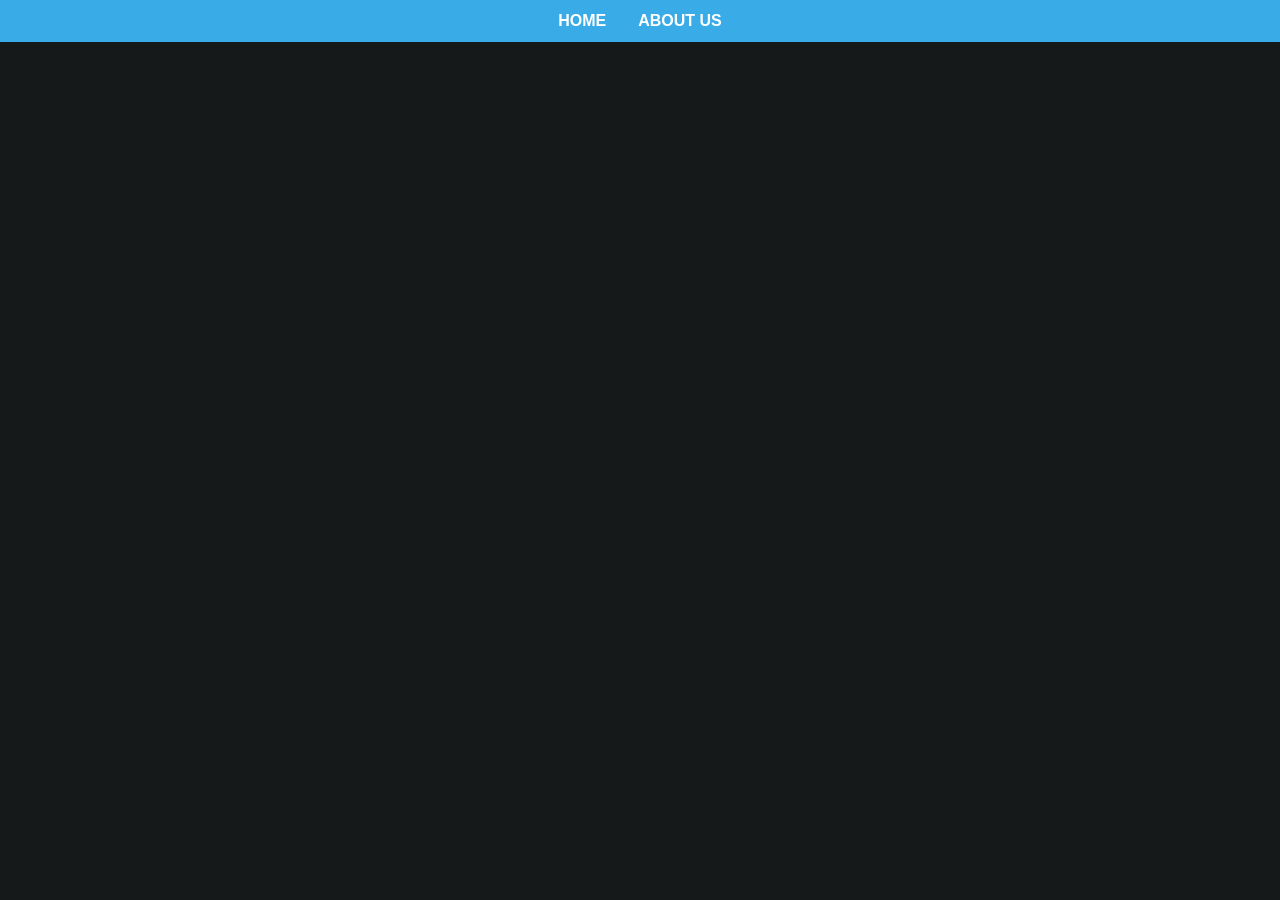
<file: HTML/index.html>
<!DOCTYPE html>
<html lang="no">
    <head>
        <title>Xyn Core</title>
        <link rel="stylesheet" href="/CSS/style.css">
        <script src="https://code.jquery.com/jquery-1.10.2.js"></script>

    </head>

    

    <body>
        <div id="nav"></div>


        
        <script src="/JS/script.js"></script>

            
        
    </body>
</html>
</file>
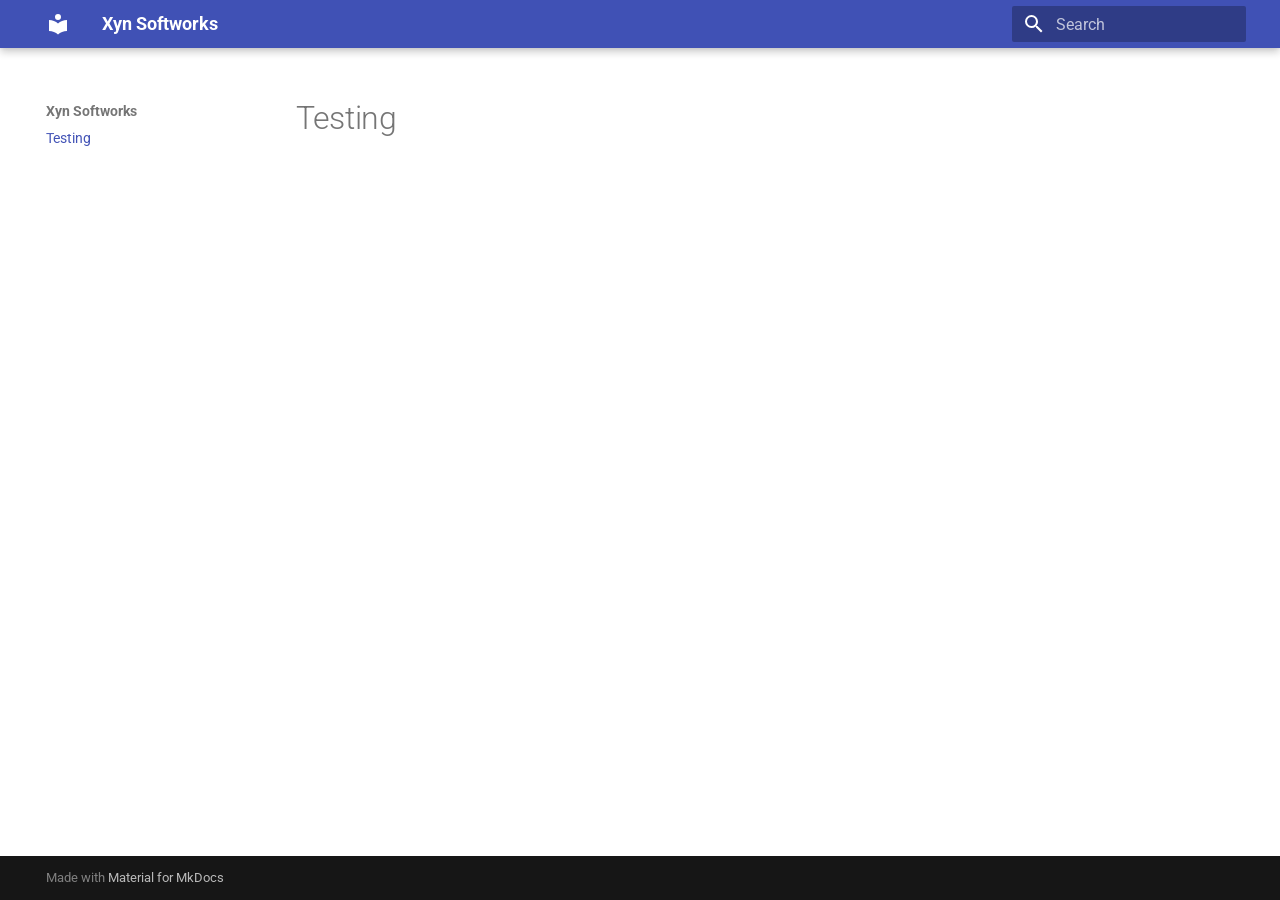
<file: site/index.html>
<!doctype html>
<html lang="en" class="no-js">
  <head>
    
      <meta charset="utf-8">
      <meta name="viewport" content="width=device-width,initial-scale=1">
      
      
      
      
      
      
      <link rel="icon" href="assets/images/favicon.png">
      <meta name="generator" content="mkdocs-1.5.2, mkdocs-material-9.2.0-b3">
    
    
      
        <title>Xyn Softworks</title>
      
    
    
      <link rel="stylesheet" href="assets/stylesheets/main.83068744.min.css">
      
      


    
    
      
    
    
      
        
        
        <link rel="preconnect" href="https://fonts.gstatic.com" crossorigin>
        <link rel="stylesheet" href="https://fonts.googleapis.com/css?family=Roboto:300,300i,400,400i,700,700i%7CRoboto+Mono:400,400i,700,700i&display=fallback">
        <style>:root{--md-text-font:"Roboto";--md-code-font:"Roboto Mono"}</style>
      
    
    
    <script>__md_scope=new URL(".",location),__md_hash=e=>[...e].reduce((e,_)=>(e<<5)-e+_.charCodeAt(0),0),__md_get=(e,_=localStorage,t=__md_scope)=>JSON.parse(_.getItem(t.pathname+"."+e)),__md_set=(e,_,t=localStorage,a=__md_scope)=>{try{t.setItem(a.pathname+"."+e,JSON.stringify(_))}catch(e){}}</script>
    
      

    
    
    
  </head>
  
  
    <body dir="ltr">
  
    
    
      <script>var palette=__md_get("__palette");if(palette&&"object"==typeof palette.color)for(var key of Object.keys(palette.color))document.body.setAttribute("data-md-color-"+key,palette.color[key])</script>
    
    <input class="md-toggle" data-md-toggle="drawer" type="checkbox" id="__drawer" autocomplete="off">
    <input class="md-toggle" data-md-toggle="search" type="checkbox" id="__search" autocomplete="off">
    <label class="md-overlay" for="__drawer"></label>
    <div data-md-component="skip">
      
        
        <a href="#testing" class="md-skip">
          Skip to content
        </a>
      
    </div>
    <div data-md-component="announce">
      
    </div>
    
    
      

  

<header class="md-header md-header--shadow" data-md-component="header">
  <nav class="md-header__inner md-grid" aria-label="Header">
    <a href="." title="Xyn Softworks" class="md-header__button md-logo" aria-label="Xyn Softworks" data-md-component="logo">
      
  
  <svg xmlns="http://www.w3.org/2000/svg" viewBox="0 0 24 24"><path d="M12 8a3 3 0 0 0 3-3 3 3 0 0 0-3-3 3 3 0 0 0-3 3 3 3 0 0 0 3 3m0 3.54C9.64 9.35 6.5 8 3 8v11c3.5 0 6.64 1.35 9 3.54 2.36-2.19 5.5-3.54 9-3.54V8c-3.5 0-6.64 1.35-9 3.54Z"/></svg>

    </a>
    <label class="md-header__button md-icon" for="__drawer">
      
      <svg xmlns="http://www.w3.org/2000/svg" viewBox="0 0 24 24"><path d="M3 6h18v2H3V6m0 5h18v2H3v-2m0 5h18v2H3v-2Z"/></svg>
    </label>
    <div class="md-header__title" data-md-component="header-title">
      <div class="md-header__ellipsis">
        <div class="md-header__topic">
          <span class="md-ellipsis">
            Xyn Softworks
          </span>
        </div>
        <div class="md-header__topic" data-md-component="header-topic">
          <span class="md-ellipsis">
            
              Testing
            
          </span>
        </div>
      </div>
    </div>
    
    
    
      <label class="md-header__button md-icon" for="__search">
        
        <svg xmlns="http://www.w3.org/2000/svg" viewBox="0 0 24 24"><path d="M9.5 3A6.5 6.5 0 0 1 16 9.5c0 1.61-.59 3.09-1.56 4.23l.27.27h.79l5 5-1.5 1.5-5-5v-.79l-.27-.27A6.516 6.516 0 0 1 9.5 16 6.5 6.5 0 0 1 3 9.5 6.5 6.5 0 0 1 9.5 3m0 2C7 5 5 7 5 9.5S7 14 9.5 14 14 12 14 9.5 12 5 9.5 5Z"/></svg>
      </label>
      <div class="md-search" data-md-component="search" role="dialog">
  <label class="md-search__overlay" for="__search"></label>
  <div class="md-search__inner" role="search">
    <form class="md-search__form" name="search">
      <input type="text" class="md-search__input" name="query" aria-label="Search" placeholder="Search" autocapitalize="off" autocorrect="off" autocomplete="off" spellcheck="false" data-md-component="search-query" required>
      <label class="md-search__icon md-icon" for="__search">
        
        <svg xmlns="http://www.w3.org/2000/svg" viewBox="0 0 24 24"><path d="M9.5 3A6.5 6.5 0 0 1 16 9.5c0 1.61-.59 3.09-1.56 4.23l.27.27h.79l5 5-1.5 1.5-5-5v-.79l-.27-.27A6.516 6.516 0 0 1 9.5 16 6.5 6.5 0 0 1 3 9.5 6.5 6.5 0 0 1 9.5 3m0 2C7 5 5 7 5 9.5S7 14 9.5 14 14 12 14 9.5 12 5 9.5 5Z"/></svg>
        
        <svg xmlns="http://www.w3.org/2000/svg" viewBox="0 0 24 24"><path d="M20 11v2H8l5.5 5.5-1.42 1.42L4.16 12l7.92-7.92L13.5 5.5 8 11h12Z"/></svg>
      </label>
      <nav class="md-search__options" aria-label="Search">
        
        <button type="reset" class="md-search__icon md-icon" title="Clear" aria-label="Clear" tabindex="-1">
          
          <svg xmlns="http://www.w3.org/2000/svg" viewBox="0 0 24 24"><path d="M19 6.41 17.59 5 12 10.59 6.41 5 5 6.41 10.59 12 5 17.59 6.41 19 12 13.41 17.59 19 19 17.59 13.41 12 19 6.41Z"/></svg>
        </button>
      </nav>
      
    </form>
    <div class="md-search__output">
      <div class="md-search__scrollwrap" data-md-scrollfix>
        <div class="md-search-result" data-md-component="search-result">
          <div class="md-search-result__meta">
            Initializing search
          </div>
          <ol class="md-search-result__list" role="presentation"></ol>
        </div>
      </div>
    </div>
  </div>
</div>
    
    
  </nav>
  
</header>
    
    <div class="md-container" data-md-component="container">
      
      
        
          
        
      
      <main class="md-main" data-md-component="main">
        <div class="md-main__inner md-grid">
          
            
              
              <div class="md-sidebar md-sidebar--primary" data-md-component="sidebar" data-md-type="navigation" >
                <div class="md-sidebar__scrollwrap">
                  <div class="md-sidebar__inner">
                    



<nav class="md-nav md-nav--primary" aria-label="Navigation" data-md-level="0">
  <label class="md-nav__title" for="__drawer">
    <a href="." title="Xyn Softworks" class="md-nav__button md-logo" aria-label="Xyn Softworks" data-md-component="logo">
      
  
  <svg xmlns="http://www.w3.org/2000/svg" viewBox="0 0 24 24"><path d="M12 8a3 3 0 0 0 3-3 3 3 0 0 0-3-3 3 3 0 0 0-3 3 3 3 0 0 0 3 3m0 3.54C9.64 9.35 6.5 8 3 8v11c3.5 0 6.64 1.35 9 3.54 2.36-2.19 5.5-3.54 9-3.54V8c-3.5 0-6.64 1.35-9 3.54Z"/></svg>

    </a>
    Xyn Softworks
  </label>
  
  <ul class="md-nav__list" data-md-scrollfix>
    
      
      
  
  
    
  
  
    <li class="md-nav__item md-nav__item--active">
      
      <input class="md-nav__toggle md-toggle" type="checkbox" id="__toc">
      
      
        
      
      
      <a href="." class="md-nav__link md-nav__link--active">
        
  
  <span class="md-ellipsis">
    Testing
  </span>
  

      </a>
      
    </li>
  

    
  </ul>
</nav>
                  </div>
                </div>
              </div>
            
            
              
              <div class="md-sidebar md-sidebar--secondary" data-md-component="sidebar" data-md-type="toc" >
                <div class="md-sidebar__scrollwrap">
                  <div class="md-sidebar__inner">
                    

<nav class="md-nav md-nav--secondary" aria-label="Table of contents">
  
  
  
    
  
  
</nav>
                  </div>
                </div>
              </div>
            
          
          
            <div class="md-content" data-md-component="content">
              <article class="md-content__inner md-typeset">
                
                  


<h1 id="testing">Testing</h1>





                
              </article>
            </div>
          
          
        </div>
        
      </main>
      
        <footer class="md-footer">
  
  <div class="md-footer-meta md-typeset">
    <div class="md-footer-meta__inner md-grid">
      <div class="md-copyright">
  
  
    Made with
    <a href="https://squidfunk.github.io/mkdocs-material/" target="_blank" rel="noopener">
      Material for MkDocs
    </a>
  
</div>
      
    </div>
  </div>
</footer>
      
    </div>
    <div class="md-dialog" data-md-component="dialog">
      <div class="md-dialog__inner md-typeset"></div>
    </div>
    
    <script id="__config" type="application/json">{"base": ".", "features": [], "search": "assets/javascripts/workers/search.dfff1995.min.js", "translations": {"clipboard.copied": "Copied to clipboard", "clipboard.copy": "Copy to clipboard", "search.result.more.one": "1 more on this page", "search.result.more.other": "# more on this page", "search.result.none": "No matching documents", "search.result.one": "1 matching document", "search.result.other": "# matching documents", "search.result.placeholder": "Type to start searching", "search.result.term.missing": "Missing", "select.version": "Select version"}}</script>
    
    
      <script src="assets/javascripts/bundle.4e31edb1.min.js"></script>
      
    
  </body>
</html>
</file>
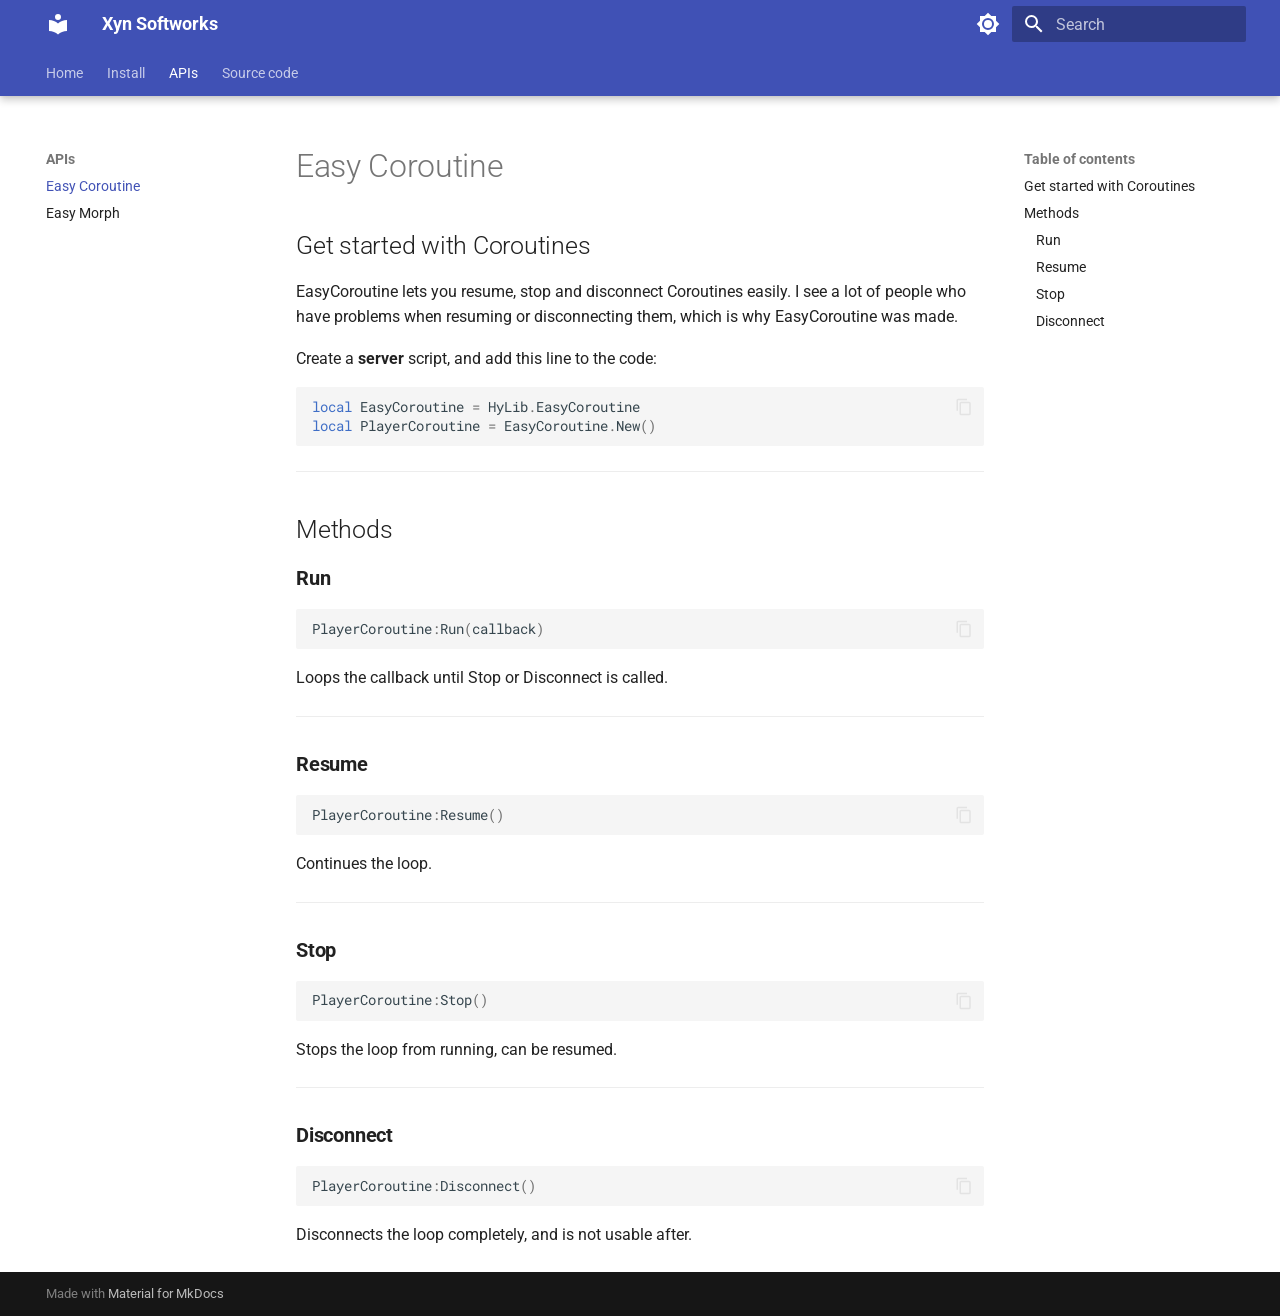
<file: APIs/coroutine/index.html>
<!doctype html>
<html lang="en" class="no-js">
  <head>
    
      <meta charset="utf-8">
      <meta name="viewport" content="width=device-width,initial-scale=1">
      
      
      
      
        <link rel="prev" href="../../sub/install/">
      
      
        <link rel="next" href="../morph/">
      
      
      <link rel="icon" href="../../assets/images/favicon.png">
      <meta name="generator" content="mkdocs-1.5.2, mkdocs-material-9.2.0-b3">
    
    
      
        <title>Easy Coroutine - Xyn Softworks</title>
      
    
    
      <link rel="stylesheet" href="../../assets/stylesheets/main.83068744.min.css">
      
        
        <link rel="stylesheet" href="../../assets/stylesheets/palette.85d0ee34.min.css">
      
      


    
    
      
    
    
      
        
        
        <link rel="preconnect" href="https://fonts.gstatic.com" crossorigin>
        <link rel="stylesheet" href="https://fonts.googleapis.com/css?family=Roboto:300,300i,400,400i,700,700i%7CRoboto+Mono:400,400i,700,700i&display=fallback">
        <style>:root{--md-text-font:"Roboto";--md-code-font:"Roboto Mono"}</style>
      
    
    
    <script>__md_scope=new URL("../..",location),__md_hash=e=>[...e].reduce((e,_)=>(e<<5)-e+_.charCodeAt(0),0),__md_get=(e,_=localStorage,t=__md_scope)=>JSON.parse(_.getItem(t.pathname+"."+e)),__md_set=(e,_,t=localStorage,a=__md_scope)=>{try{t.setItem(a.pathname+"."+e,JSON.stringify(_))}catch(e){}}</script>
    
      

    
    
    
  </head>
  
  
    
    
      
    
    
    
    
    <body dir="ltr" data-md-color-scheme="default" data-md-color-primary="indigo" data-md-color-accent="indigo">
  
    
    
      <script>var palette=__md_get("__palette");if(palette&&"object"==typeof palette.color)for(var key of Object.keys(palette.color))document.body.setAttribute("data-md-color-"+key,palette.color[key])</script>
    
    <input class="md-toggle" data-md-toggle="drawer" type="checkbox" id="__drawer" autocomplete="off">
    <input class="md-toggle" data-md-toggle="search" type="checkbox" id="__search" autocomplete="off">
    <label class="md-overlay" for="__drawer"></label>
    <div data-md-component="skip">
      
        
        <a href="#get-started-with-coroutines" class="md-skip">
          Skip to content
        </a>
      
    </div>
    <div data-md-component="announce">
      
    </div>
    
    
      

  

<header class="md-header md-header--shadow md-header--lifted" data-md-component="header">
  <nav class="md-header__inner md-grid" aria-label="Header">
    <a href="../.." title="Xyn Softworks" class="md-header__button md-logo" aria-label="Xyn Softworks" data-md-component="logo">
      
  
  <svg xmlns="http://www.w3.org/2000/svg" viewBox="0 0 24 24"><path d="M12 8a3 3 0 0 0 3-3 3 3 0 0 0-3-3 3 3 0 0 0-3 3 3 3 0 0 0 3 3m0 3.54C9.64 9.35 6.5 8 3 8v11c3.5 0 6.64 1.35 9 3.54 2.36-2.19 5.5-3.54 9-3.54V8c-3.5 0-6.64 1.35-9 3.54Z"/></svg>

    </a>
    <label class="md-header__button md-icon" for="__drawer">
      
      <svg xmlns="http://www.w3.org/2000/svg" viewBox="0 0 24 24"><path d="M3 6h18v2H3V6m0 5h18v2H3v-2m0 5h18v2H3v-2Z"/></svg>
    </label>
    <div class="md-header__title" data-md-component="header-title">
      <div class="md-header__ellipsis">
        <div class="md-header__topic">
          <span class="md-ellipsis">
            Xyn Softworks
          </span>
        </div>
        <div class="md-header__topic" data-md-component="header-topic">
          <span class="md-ellipsis">
            
              Easy Coroutine
            
          </span>
        </div>
      </div>
    </div>
    
      
        <form class="md-header__option" data-md-component="palette">
          
            
            
            
            <input class="md-option" data-md-color-media="(prefers-color-scheme: light)" data-md-color-scheme="default" data-md-color-primary="indigo" data-md-color-accent="indigo"  aria-label="Switch to dark mode"  type="radio" name="__palette" id="__palette_1">
            
              <label class="md-header__button md-icon" title="Switch to dark mode" for="__palette_2" hidden>
                <svg xmlns="http://www.w3.org/2000/svg" viewBox="0 0 24 24"><path d="M12 8a4 4 0 0 0-4 4 4 4 0 0 0 4 4 4 4 0 0 0 4-4 4 4 0 0 0-4-4m0 10a6 6 0 0 1-6-6 6 6 0 0 1 6-6 6 6 0 0 1 6 6 6 6 0 0 1-6 6m8-9.31V4h-4.69L12 .69 8.69 4H4v4.69L.69 12 4 15.31V20h4.69L12 23.31 15.31 20H20v-4.69L23.31 12 20 8.69Z"/></svg>
              </label>
            
          
            
            
            
            <input class="md-option" data-md-color-media="(prefers-color-scheme: dark)" data-md-color-scheme="slate" data-md-color-primary="indigo" data-md-color-accent="indigo"  aria-label="Switch to light mode"  type="radio" name="__palette" id="__palette_2">
            
              <label class="md-header__button md-icon" title="Switch to light mode" for="__palette_1" hidden>
                <svg xmlns="http://www.w3.org/2000/svg" viewBox="0 0 24 24"><path d="M12 18c-.89 0-1.74-.2-2.5-.55C11.56 16.5 13 14.42 13 12c0-2.42-1.44-4.5-3.5-5.45C10.26 6.2 11.11 6 12 6a6 6 0 0 1 6 6 6 6 0 0 1-6 6m8-9.31V4h-4.69L12 .69 8.69 4H4v4.69L.69 12 4 15.31V20h4.69L12 23.31 15.31 20H20v-4.69L23.31 12 20 8.69Z"/></svg>
              </label>
            
          
        </form>
      
    
    
    
      <label class="md-header__button md-icon" for="__search">
        
        <svg xmlns="http://www.w3.org/2000/svg" viewBox="0 0 24 24"><path d="M9.5 3A6.5 6.5 0 0 1 16 9.5c0 1.61-.59 3.09-1.56 4.23l.27.27h.79l5 5-1.5 1.5-5-5v-.79l-.27-.27A6.516 6.516 0 0 1 9.5 16 6.5 6.5 0 0 1 3 9.5 6.5 6.5 0 0 1 9.5 3m0 2C7 5 5 7 5 9.5S7 14 9.5 14 14 12 14 9.5 12 5 9.5 5Z"/></svg>
      </label>
      <div class="md-search" data-md-component="search" role="dialog">
  <label class="md-search__overlay" for="__search"></label>
  <div class="md-search__inner" role="search">
    <form class="md-search__form" name="search">
      <input type="text" class="md-search__input" name="query" aria-label="Search" placeholder="Search" autocapitalize="off" autocorrect="off" autocomplete="off" spellcheck="false" data-md-component="search-query" required>
      <label class="md-search__icon md-icon" for="__search">
        
        <svg xmlns="http://www.w3.org/2000/svg" viewBox="0 0 24 24"><path d="M9.5 3A6.5 6.5 0 0 1 16 9.5c0 1.61-.59 3.09-1.56 4.23l.27.27h.79l5 5-1.5 1.5-5-5v-.79l-.27-.27A6.516 6.516 0 0 1 9.5 16 6.5 6.5 0 0 1 3 9.5 6.5 6.5 0 0 1 9.5 3m0 2C7 5 5 7 5 9.5S7 14 9.5 14 14 12 14 9.5 12 5 9.5 5Z"/></svg>
        
        <svg xmlns="http://www.w3.org/2000/svg" viewBox="0 0 24 24"><path d="M20 11v2H8l5.5 5.5-1.42 1.42L4.16 12l7.92-7.92L13.5 5.5 8 11h12Z"/></svg>
      </label>
      <nav class="md-search__options" aria-label="Search">
        
        <button type="reset" class="md-search__icon md-icon" title="Clear" aria-label="Clear" tabindex="-1">
          
          <svg xmlns="http://www.w3.org/2000/svg" viewBox="0 0 24 24"><path d="M19 6.41 17.59 5 12 10.59 6.41 5 5 6.41 10.59 12 5 17.59 6.41 19 12 13.41 17.59 19 19 17.59 13.41 12 19 6.41Z"/></svg>
        </button>
      </nav>
      
    </form>
    <div class="md-search__output">
      <div class="md-search__scrollwrap" data-md-scrollfix>
        <div class="md-search-result" data-md-component="search-result">
          <div class="md-search-result__meta">
            Initializing search
          </div>
          <ol class="md-search-result__list" role="presentation"></ol>
        </div>
      </div>
    </div>
  </div>
</div>
    
    
  </nav>
  
    
      
<nav class="md-tabs" aria-label="Tabs" data-md-component="tabs">
  <div class="md-grid">
    <ul class="md-tabs__list">
      
        
  
  
  
    <li class="md-tabs__item">
      <a href="../.." class="md-tabs__link">
        
  
    
  
  Home

      </a>
    </li>
  

      
        
  
  
  
    <li class="md-tabs__item">
      <a href="../../sub/install/" class="md-tabs__link">
        
  
    
  
  Install

      </a>
    </li>
  

      
        
  
  
    
  
  
    
    
      <li class="md-tabs__item md-tabs__item--active">
        <a href="./" class="md-tabs__link">
          
  
  APIs

        </a>
      </li>
    
  

      
        
  
  
  
    
    
      <li class="md-tabs__item">
        <a href="../../Source/coroutine/" class="md-tabs__link">
          
  
  Source code

        </a>
      </li>
    
  

      
    </ul>
  </div>
</nav>
    
  
</header>
    
    <div class="md-container" data-md-component="container">
      
      
        
      
      <main class="md-main" data-md-component="main">
        <div class="md-main__inner md-grid">
          
            
              
              <div class="md-sidebar md-sidebar--primary" data-md-component="sidebar" data-md-type="navigation" >
                <div class="md-sidebar__scrollwrap">
                  <div class="md-sidebar__inner">
                    


  


<nav class="md-nav md-nav--primary md-nav--lifted" aria-label="Navigation" data-md-level="0">
  <label class="md-nav__title" for="__drawer">
    <a href="../.." title="Xyn Softworks" class="md-nav__button md-logo" aria-label="Xyn Softworks" data-md-component="logo">
      
  
  <svg xmlns="http://www.w3.org/2000/svg" viewBox="0 0 24 24"><path d="M12 8a3 3 0 0 0 3-3 3 3 0 0 0-3-3 3 3 0 0 0-3 3 3 3 0 0 0 3 3m0 3.54C9.64 9.35 6.5 8 3 8v11c3.5 0 6.64 1.35 9 3.54 2.36-2.19 5.5-3.54 9-3.54V8c-3.5 0-6.64 1.35-9 3.54Z"/></svg>

    </a>
    Xyn Softworks
  </label>
  
  <ul class="md-nav__list" data-md-scrollfix>
    
      
      
  
  
  
    <li class="md-nav__item">
      <a href="../.." class="md-nav__link">
        
  
  <span class="md-ellipsis">
    Home
  </span>
  

      </a>
    </li>
  

    
      
      
  
  
  
    <li class="md-nav__item">
      <a href="../../sub/install/" class="md-nav__link">
        
  
  <span class="md-ellipsis">
    Install
  </span>
  

      </a>
    </li>
  

    
      
      
  
  
    
  
  
    
    
    
    <li class="md-nav__item md-nav__item--active md-nav__item--nested">
      
        
        
        
        
        <input class="md-nav__toggle md-toggle " type="checkbox" id="__nav_3" checked>
        
          <label class="md-nav__link" for="__nav_3" id="__nav_3_label" tabindex="0">
            
  
  <span class="md-ellipsis">
    APIs
  </span>
  

            <span class="md-nav__icon md-icon"></span>
          </label>
        
        <nav class="md-nav" data-md-level="1" aria-labelledby="__nav_3_label" aria-expanded="true">
          <label class="md-nav__title" for="__nav_3">
            <span class="md-nav__icon md-icon"></span>
            APIs
          </label>
          <ul class="md-nav__list" data-md-scrollfix>
            
              
                
  
  
    
  
  
    <li class="md-nav__item md-nav__item--active">
      
      <input class="md-nav__toggle md-toggle" type="checkbox" id="__toc">
      
      
      
        <label class="md-nav__link md-nav__link--active" for="__toc">
          
  
  <span class="md-ellipsis">
    Easy Coroutine
  </span>
  

          <span class="md-nav__icon md-icon"></span>
        </label>
      
      <a href="./" class="md-nav__link md-nav__link--active">
        
  
  <span class="md-ellipsis">
    Easy Coroutine
  </span>
  

      </a>
      
        

<nav class="md-nav md-nav--secondary" aria-label="Table of contents">
  
  
  
  
    <label class="md-nav__title" for="__toc">
      <span class="md-nav__icon md-icon"></span>
      Table of contents
    </label>
    <ul class="md-nav__list" data-md-component="toc" data-md-scrollfix>
      
        <li class="md-nav__item">
  <a href="#get-started-with-coroutines" class="md-nav__link">
    Get started with Coroutines
  </a>
  
</li>
      
        <li class="md-nav__item">
  <a href="#methods" class="md-nav__link">
    Methods
  </a>
  
    <nav class="md-nav" aria-label="Methods">
      <ul class="md-nav__list">
        
          <li class="md-nav__item">
  <a href="#run" class="md-nav__link">
    Run
  </a>
  
</li>
        
          <li class="md-nav__item">
  <a href="#resume" class="md-nav__link">
    Resume
  </a>
  
</li>
        
          <li class="md-nav__item">
  <a href="#stop" class="md-nav__link">
    Stop
  </a>
  
</li>
        
          <li class="md-nav__item">
  <a href="#disconnect" class="md-nav__link">
    Disconnect
  </a>
  
</li>
        
      </ul>
    </nav>
  
</li>
      
    </ul>
  
</nav>
      
    </li>
  

              
            
              
                
  
  
  
    <li class="md-nav__item">
      <a href="../morph/" class="md-nav__link">
        
  
  <span class="md-ellipsis">
    Easy Morph
  </span>
  

      </a>
    </li>
  

              
            
          </ul>
        </nav>
      
    </li>
  

    
      
      
  
  
  
    
    
    
    <li class="md-nav__item md-nav__item--nested">
      
        
        
        
        
          
        
        <input class="md-nav__toggle md-toggle md-toggle--indeterminate" type="checkbox" id="__nav_4" >
        
          <label class="md-nav__link" for="__nav_4" id="__nav_4_label" tabindex="0">
            
  
  <span class="md-ellipsis">
    Source code
  </span>
  

            <span class="md-nav__icon md-icon"></span>
          </label>
        
        <nav class="md-nav" data-md-level="1" aria-labelledby="__nav_4_label" aria-expanded="false">
          <label class="md-nav__title" for="__nav_4">
            <span class="md-nav__icon md-icon"></span>
            Source code
          </label>
          <ul class="md-nav__list" data-md-scrollfix>
            
              
                
  
  
  
    <li class="md-nav__item">
      <a href="../../Source/coroutine/" class="md-nav__link">
        
  
  <span class="md-ellipsis">
    Easy Coroutine Source
  </span>
  

      </a>
    </li>
  

              
            
          </ul>
        </nav>
      
    </li>
  

    
  </ul>
</nav>
                  </div>
                </div>
              </div>
            
            
              
              <div class="md-sidebar md-sidebar--secondary" data-md-component="sidebar" data-md-type="toc" >
                <div class="md-sidebar__scrollwrap">
                  <div class="md-sidebar__inner">
                    

<nav class="md-nav md-nav--secondary" aria-label="Table of contents">
  
  
  
  
    <label class="md-nav__title" for="__toc">
      <span class="md-nav__icon md-icon"></span>
      Table of contents
    </label>
    <ul class="md-nav__list" data-md-component="toc" data-md-scrollfix>
      
        <li class="md-nav__item">
  <a href="#get-started-with-coroutines" class="md-nav__link">
    Get started with Coroutines
  </a>
  
</li>
      
        <li class="md-nav__item">
  <a href="#methods" class="md-nav__link">
    Methods
  </a>
  
    <nav class="md-nav" aria-label="Methods">
      <ul class="md-nav__list">
        
          <li class="md-nav__item">
  <a href="#run" class="md-nav__link">
    Run
  </a>
  
</li>
        
          <li class="md-nav__item">
  <a href="#resume" class="md-nav__link">
    Resume
  </a>
  
</li>
        
          <li class="md-nav__item">
  <a href="#stop" class="md-nav__link">
    Stop
  </a>
  
</li>
        
          <li class="md-nav__item">
  <a href="#disconnect" class="md-nav__link">
    Disconnect
  </a>
  
</li>
        
      </ul>
    </nav>
  
</li>
      
    </ul>
  
</nav>
                  </div>
                </div>
              </div>
            
          
          
            <div class="md-content" data-md-component="content">
              <article class="md-content__inner md-typeset">
                
                  
  




  <h1>Easy Coroutine</h1>

<h2 id="get-started-with-coroutines">Get started with Coroutines<a class="headerlink" href="#get-started-with-coroutines" title="Permanent link">&para;</a></h2>
<p>EasyCoroutine lets you resume, stop and disconnect Coroutines easily. I see a lot of people who have problems when resuming or disconnecting them, which is why EasyCoroutine was made.</p>
<p>Create a <strong>server</strong> script, and add this line to the code:</p>
<div class="highlight"><pre><span></span><code><span class="kd">local</span> <span class="n">EasyCoroutine</span> <span class="o">=</span> <span class="n">HyLib</span><span class="p">.</span><span class="n">EasyCoroutine</span>
<span class="kd">local</span> <span class="n">PlayerCoroutine</span> <span class="o">=</span> <span class="n">EasyCoroutine</span><span class="p">.</span><span class="n">New</span><span class="p">()</span>
</code></pre></div>
<hr />
<h2 id="methods">Methods<a class="headerlink" href="#methods" title="Permanent link">&para;</a></h2>
<h3 id="run"><strong>Run</strong><a class="headerlink" href="#run" title="Permanent link">&para;</a></h3>
<p><div class="highlight"><pre><span></span><code><span class="n">PlayerCoroutine</span><span class="p">:</span><span class="n">Run</span><span class="p">(</span><span class="n">callback</span><span class="p">)</span>
</code></pre></div>
Loops the callback until Stop or Disconnect is called.</p>
<hr />
<h3 id="resume"><strong>Resume</strong><a class="headerlink" href="#resume" title="Permanent link">&para;</a></h3>
<p><div class="highlight"><pre><span></span><code><span class="n">PlayerCoroutine</span><span class="p">:</span><span class="n">Resume</span><span class="p">()</span>
</code></pre></div>
Continues the loop.</p>
<hr />
<h3 id="stop"><strong>Stop</strong><a class="headerlink" href="#stop" title="Permanent link">&para;</a></h3>
<p><div class="highlight"><pre><span></span><code><span class="n">PlayerCoroutine</span><span class="p">:</span><span class="n">Stop</span><span class="p">()</span>
</code></pre></div>
Stops the loop from running, can be resumed.</p>
<hr />
<h3 id="disconnect"><strong>Disconnect</strong><a class="headerlink" href="#disconnect" title="Permanent link">&para;</a></h3>
<p><div class="highlight"><pre><span></span><code><span class="n">PlayerCoroutine</span><span class="p">:</span><span class="n">Disconnect</span><span class="p">()</span>
</code></pre></div>
Disconnects the loop completely, and is not usable after.</p>





                
              </article>
            </div>
          
          
        </div>
        
      </main>
      
        <footer class="md-footer">
  
  <div class="md-footer-meta md-typeset">
    <div class="md-footer-meta__inner md-grid">
      <div class="md-copyright">
  
  
    Made with
    <a href="https://squidfunk.github.io/mkdocs-material/" target="_blank" rel="noopener">
      Material for MkDocs
    </a>
  
</div>
      
    </div>
  </div>
</footer>
      
    </div>
    <div class="md-dialog" data-md-component="dialog">
      <div class="md-dialog__inner md-typeset"></div>
    </div>
    
    <script id="__config" type="application/json">{"base": "../..", "features": ["navigation.tabs", "navigation.tabs.sticky", "navigation.sections", "navigation.expand", "navigation.tracking", "content.code.annotate", "content.code.select", "content.code.copy"], "search": "../../assets/javascripts/workers/search.dfff1995.min.js", "translations": {"clipboard.copied": "Copied to clipboard", "clipboard.copy": "Copy to clipboard", "search.result.more.one": "1 more on this page", "search.result.more.other": "# more on this page", "search.result.none": "No matching documents", "search.result.one": "1 matching document", "search.result.other": "# matching documents", "search.result.placeholder": "Type to start searching", "search.result.term.missing": "Missing", "select.version": "Select version"}}</script>
    
    
      <script src="../../assets/javascripts/bundle.4e31edb1.min.js"></script>
      
    
  </body>
</html>
</file>
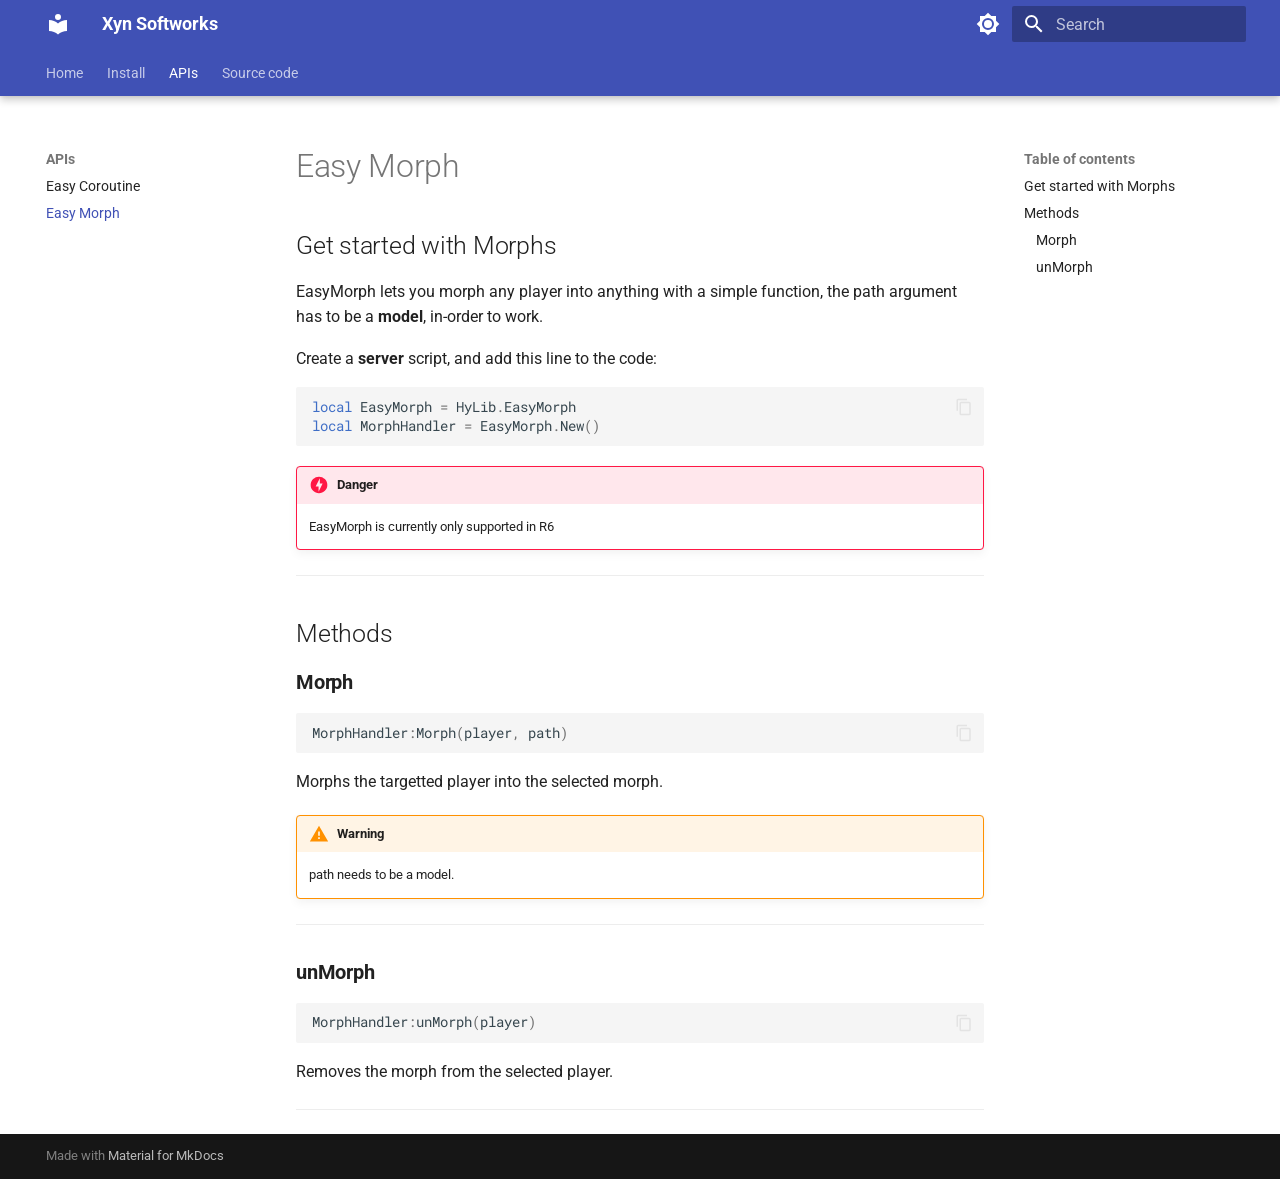
<file: APIs/morph/index.html>
<!doctype html>
<html lang="en" class="no-js">
  <head>
    
      <meta charset="utf-8">
      <meta name="viewport" content="width=device-width,initial-scale=1">
      
      
      
      
        <link rel="prev" href="../coroutine/">
      
      
        <link rel="next" href="../../Source/coroutine/">
      
      
      <link rel="icon" href="../../assets/images/favicon.png">
      <meta name="generator" content="mkdocs-1.5.2, mkdocs-material-9.2.0-b3">
    
    
      
        <title>Easy Morph - Xyn Softworks</title>
      
    
    
      <link rel="stylesheet" href="../../assets/stylesheets/main.83068744.min.css">
      
        
        <link rel="stylesheet" href="../../assets/stylesheets/palette.85d0ee34.min.css">
      
      


    
    
      
    
    
      
        
        
        <link rel="preconnect" href="https://fonts.gstatic.com" crossorigin>
        <link rel="stylesheet" href="https://fonts.googleapis.com/css?family=Roboto:300,300i,400,400i,700,700i%7CRoboto+Mono:400,400i,700,700i&display=fallback">
        <style>:root{--md-text-font:"Roboto";--md-code-font:"Roboto Mono"}</style>
      
    
    
    <script>__md_scope=new URL("../..",location),__md_hash=e=>[...e].reduce((e,_)=>(e<<5)-e+_.charCodeAt(0),0),__md_get=(e,_=localStorage,t=__md_scope)=>JSON.parse(_.getItem(t.pathname+"."+e)),__md_set=(e,_,t=localStorage,a=__md_scope)=>{try{t.setItem(a.pathname+"."+e,JSON.stringify(_))}catch(e){}}</script>
    
      

    
    
    
  </head>
  
  
    
    
      
    
    
    
    
    <body dir="ltr" data-md-color-scheme="default" data-md-color-primary="indigo" data-md-color-accent="indigo">
  
    
    
      <script>var palette=__md_get("__palette");if(palette&&"object"==typeof palette.color)for(var key of Object.keys(palette.color))document.body.setAttribute("data-md-color-"+key,palette.color[key])</script>
    
    <input class="md-toggle" data-md-toggle="drawer" type="checkbox" id="__drawer" autocomplete="off">
    <input class="md-toggle" data-md-toggle="search" type="checkbox" id="__search" autocomplete="off">
    <label class="md-overlay" for="__drawer"></label>
    <div data-md-component="skip">
      
        
        <a href="#get-started-with-morphs" class="md-skip">
          Skip to content
        </a>
      
    </div>
    <div data-md-component="announce">
      
    </div>
    
    
      

  

<header class="md-header md-header--shadow md-header--lifted" data-md-component="header">
  <nav class="md-header__inner md-grid" aria-label="Header">
    <a href="../.." title="Xyn Softworks" class="md-header__button md-logo" aria-label="Xyn Softworks" data-md-component="logo">
      
  
  <svg xmlns="http://www.w3.org/2000/svg" viewBox="0 0 24 24"><path d="M12 8a3 3 0 0 0 3-3 3 3 0 0 0-3-3 3 3 0 0 0-3 3 3 3 0 0 0 3 3m0 3.54C9.64 9.35 6.5 8 3 8v11c3.5 0 6.64 1.35 9 3.54 2.36-2.19 5.5-3.54 9-3.54V8c-3.5 0-6.64 1.35-9 3.54Z"/></svg>

    </a>
    <label class="md-header__button md-icon" for="__drawer">
      
      <svg xmlns="http://www.w3.org/2000/svg" viewBox="0 0 24 24"><path d="M3 6h18v2H3V6m0 5h18v2H3v-2m0 5h18v2H3v-2Z"/></svg>
    </label>
    <div class="md-header__title" data-md-component="header-title">
      <div class="md-header__ellipsis">
        <div class="md-header__topic">
          <span class="md-ellipsis">
            Xyn Softworks
          </span>
        </div>
        <div class="md-header__topic" data-md-component="header-topic">
          <span class="md-ellipsis">
            
              Easy Morph
            
          </span>
        </div>
      </div>
    </div>
    
      
        <form class="md-header__option" data-md-component="palette">
          
            
            
            
            <input class="md-option" data-md-color-media="(prefers-color-scheme: light)" data-md-color-scheme="default" data-md-color-primary="indigo" data-md-color-accent="indigo"  aria-label="Switch to dark mode"  type="radio" name="__palette" id="__palette_1">
            
              <label class="md-header__button md-icon" title="Switch to dark mode" for="__palette_2" hidden>
                <svg xmlns="http://www.w3.org/2000/svg" viewBox="0 0 24 24"><path d="M12 8a4 4 0 0 0-4 4 4 4 0 0 0 4 4 4 4 0 0 0 4-4 4 4 0 0 0-4-4m0 10a6 6 0 0 1-6-6 6 6 0 0 1 6-6 6 6 0 0 1 6 6 6 6 0 0 1-6 6m8-9.31V4h-4.69L12 .69 8.69 4H4v4.69L.69 12 4 15.31V20h4.69L12 23.31 15.31 20H20v-4.69L23.31 12 20 8.69Z"/></svg>
              </label>
            
          
            
            
            
            <input class="md-option" data-md-color-media="(prefers-color-scheme: dark)" data-md-color-scheme="slate" data-md-color-primary="indigo" data-md-color-accent="indigo"  aria-label="Switch to light mode"  type="radio" name="__palette" id="__palette_2">
            
              <label class="md-header__button md-icon" title="Switch to light mode" for="__palette_1" hidden>
                <svg xmlns="http://www.w3.org/2000/svg" viewBox="0 0 24 24"><path d="M12 18c-.89 0-1.74-.2-2.5-.55C11.56 16.5 13 14.42 13 12c0-2.42-1.44-4.5-3.5-5.45C10.26 6.2 11.11 6 12 6a6 6 0 0 1 6 6 6 6 0 0 1-6 6m8-9.31V4h-4.69L12 .69 8.69 4H4v4.69L.69 12 4 15.31V20h4.69L12 23.31 15.31 20H20v-4.69L23.31 12 20 8.69Z"/></svg>
              </label>
            
          
        </form>
      
    
    
    
      <label class="md-header__button md-icon" for="__search">
        
        <svg xmlns="http://www.w3.org/2000/svg" viewBox="0 0 24 24"><path d="M9.5 3A6.5 6.5 0 0 1 16 9.5c0 1.61-.59 3.09-1.56 4.23l.27.27h.79l5 5-1.5 1.5-5-5v-.79l-.27-.27A6.516 6.516 0 0 1 9.5 16 6.5 6.5 0 0 1 3 9.5 6.5 6.5 0 0 1 9.5 3m0 2C7 5 5 7 5 9.5S7 14 9.5 14 14 12 14 9.5 12 5 9.5 5Z"/></svg>
      </label>
      <div class="md-search" data-md-component="search" role="dialog">
  <label class="md-search__overlay" for="__search"></label>
  <div class="md-search__inner" role="search">
    <form class="md-search__form" name="search">
      <input type="text" class="md-search__input" name="query" aria-label="Search" placeholder="Search" autocapitalize="off" autocorrect="off" autocomplete="off" spellcheck="false" data-md-component="search-query" required>
      <label class="md-search__icon md-icon" for="__search">
        
        <svg xmlns="http://www.w3.org/2000/svg" viewBox="0 0 24 24"><path d="M9.5 3A6.5 6.5 0 0 1 16 9.5c0 1.61-.59 3.09-1.56 4.23l.27.27h.79l5 5-1.5 1.5-5-5v-.79l-.27-.27A6.516 6.516 0 0 1 9.5 16 6.5 6.5 0 0 1 3 9.5 6.5 6.5 0 0 1 9.5 3m0 2C7 5 5 7 5 9.5S7 14 9.5 14 14 12 14 9.5 12 5 9.5 5Z"/></svg>
        
        <svg xmlns="http://www.w3.org/2000/svg" viewBox="0 0 24 24"><path d="M20 11v2H8l5.5 5.5-1.42 1.42L4.16 12l7.92-7.92L13.5 5.5 8 11h12Z"/></svg>
      </label>
      <nav class="md-search__options" aria-label="Search">
        
        <button type="reset" class="md-search__icon md-icon" title="Clear" aria-label="Clear" tabindex="-1">
          
          <svg xmlns="http://www.w3.org/2000/svg" viewBox="0 0 24 24"><path d="M19 6.41 17.59 5 12 10.59 6.41 5 5 6.41 10.59 12 5 17.59 6.41 19 12 13.41 17.59 19 19 17.59 13.41 12 19 6.41Z"/></svg>
        </button>
      </nav>
      
    </form>
    <div class="md-search__output">
      <div class="md-search__scrollwrap" data-md-scrollfix>
        <div class="md-search-result" data-md-component="search-result">
          <div class="md-search-result__meta">
            Initializing search
          </div>
          <ol class="md-search-result__list" role="presentation"></ol>
        </div>
      </div>
    </div>
  </div>
</div>
    
    
  </nav>
  
    
      
<nav class="md-tabs" aria-label="Tabs" data-md-component="tabs">
  <div class="md-grid">
    <ul class="md-tabs__list">
      
        
  
  
  
    <li class="md-tabs__item">
      <a href="../.." class="md-tabs__link">
        
  
    
  
  Home

      </a>
    </li>
  

      
        
  
  
  
    <li class="md-tabs__item">
      <a href="../../sub/install/" class="md-tabs__link">
        
  
    
  
  Install

      </a>
    </li>
  

      
        
  
  
    
  
  
    
    
      <li class="md-tabs__item md-tabs__item--active">
        <a href="../coroutine/" class="md-tabs__link">
          
  
  APIs

        </a>
      </li>
    
  

      
        
  
  
  
    
    
      <li class="md-tabs__item">
        <a href="../../Source/coroutine/" class="md-tabs__link">
          
  
  Source code

        </a>
      </li>
    
  

      
    </ul>
  </div>
</nav>
    
  
</header>
    
    <div class="md-container" data-md-component="container">
      
      
        
      
      <main class="md-main" data-md-component="main">
        <div class="md-main__inner md-grid">
          
            
              
              <div class="md-sidebar md-sidebar--primary" data-md-component="sidebar" data-md-type="navigation" >
                <div class="md-sidebar__scrollwrap">
                  <div class="md-sidebar__inner">
                    


  


<nav class="md-nav md-nav--primary md-nav--lifted" aria-label="Navigation" data-md-level="0">
  <label class="md-nav__title" for="__drawer">
    <a href="../.." title="Xyn Softworks" class="md-nav__button md-logo" aria-label="Xyn Softworks" data-md-component="logo">
      
  
  <svg xmlns="http://www.w3.org/2000/svg" viewBox="0 0 24 24"><path d="M12 8a3 3 0 0 0 3-3 3 3 0 0 0-3-3 3 3 0 0 0-3 3 3 3 0 0 0 3 3m0 3.54C9.64 9.35 6.5 8 3 8v11c3.5 0 6.64 1.35 9 3.54 2.36-2.19 5.5-3.54 9-3.54V8c-3.5 0-6.64 1.35-9 3.54Z"/></svg>

    </a>
    Xyn Softworks
  </label>
  
  <ul class="md-nav__list" data-md-scrollfix>
    
      
      
  
  
  
    <li class="md-nav__item">
      <a href="../.." class="md-nav__link">
        
  
  <span class="md-ellipsis">
    Home
  </span>
  

      </a>
    </li>
  

    
      
      
  
  
  
    <li class="md-nav__item">
      <a href="../../sub/install/" class="md-nav__link">
        
  
  <span class="md-ellipsis">
    Install
  </span>
  

      </a>
    </li>
  

    
      
      
  
  
    
  
  
    
    
    
    <li class="md-nav__item md-nav__item--active md-nav__item--nested">
      
        
        
        
        
        <input class="md-nav__toggle md-toggle " type="checkbox" id="__nav_3" checked>
        
          <label class="md-nav__link" for="__nav_3" id="__nav_3_label" tabindex="0">
            
  
  <span class="md-ellipsis">
    APIs
  </span>
  

            <span class="md-nav__icon md-icon"></span>
          </label>
        
        <nav class="md-nav" data-md-level="1" aria-labelledby="__nav_3_label" aria-expanded="true">
          <label class="md-nav__title" for="__nav_3">
            <span class="md-nav__icon md-icon"></span>
            APIs
          </label>
          <ul class="md-nav__list" data-md-scrollfix>
            
              
                
  
  
  
    <li class="md-nav__item">
      <a href="../coroutine/" class="md-nav__link">
        
  
  <span class="md-ellipsis">
    Easy Coroutine
  </span>
  

      </a>
    </li>
  

              
            
              
                
  
  
    
  
  
    <li class="md-nav__item md-nav__item--active">
      
      <input class="md-nav__toggle md-toggle" type="checkbox" id="__toc">
      
      
      
        <label class="md-nav__link md-nav__link--active" for="__toc">
          
  
  <span class="md-ellipsis">
    Easy Morph
  </span>
  

          <span class="md-nav__icon md-icon"></span>
        </label>
      
      <a href="./" class="md-nav__link md-nav__link--active">
        
  
  <span class="md-ellipsis">
    Easy Morph
  </span>
  

      </a>
      
        

<nav class="md-nav md-nav--secondary" aria-label="Table of contents">
  
  
  
  
    <label class="md-nav__title" for="__toc">
      <span class="md-nav__icon md-icon"></span>
      Table of contents
    </label>
    <ul class="md-nav__list" data-md-component="toc" data-md-scrollfix>
      
        <li class="md-nav__item">
  <a href="#get-started-with-morphs" class="md-nav__link">
    Get started with Morphs
  </a>
  
</li>
      
        <li class="md-nav__item">
  <a href="#methods" class="md-nav__link">
    Methods
  </a>
  
    <nav class="md-nav" aria-label="Methods">
      <ul class="md-nav__list">
        
          <li class="md-nav__item">
  <a href="#morph" class="md-nav__link">
    Morph
  </a>
  
</li>
        
          <li class="md-nav__item">
  <a href="#unmorph" class="md-nav__link">
    unMorph
  </a>
  
</li>
        
      </ul>
    </nav>
  
</li>
      
    </ul>
  
</nav>
      
    </li>
  

              
            
          </ul>
        </nav>
      
    </li>
  

    
      
      
  
  
  
    
    
    
    <li class="md-nav__item md-nav__item--nested">
      
        
        
        
        
          
        
        <input class="md-nav__toggle md-toggle md-toggle--indeterminate" type="checkbox" id="__nav_4" >
        
          <label class="md-nav__link" for="__nav_4" id="__nav_4_label" tabindex="0">
            
  
  <span class="md-ellipsis">
    Source code
  </span>
  

            <span class="md-nav__icon md-icon"></span>
          </label>
        
        <nav class="md-nav" data-md-level="1" aria-labelledby="__nav_4_label" aria-expanded="false">
          <label class="md-nav__title" for="__nav_4">
            <span class="md-nav__icon md-icon"></span>
            Source code
          </label>
          <ul class="md-nav__list" data-md-scrollfix>
            
              
                
  
  
  
    <li class="md-nav__item">
      <a href="../../Source/coroutine/" class="md-nav__link">
        
  
  <span class="md-ellipsis">
    Easy Coroutine Source
  </span>
  

      </a>
    </li>
  

              
            
          </ul>
        </nav>
      
    </li>
  

    
  </ul>
</nav>
                  </div>
                </div>
              </div>
            
            
              
              <div class="md-sidebar md-sidebar--secondary" data-md-component="sidebar" data-md-type="toc" >
                <div class="md-sidebar__scrollwrap">
                  <div class="md-sidebar__inner">
                    

<nav class="md-nav md-nav--secondary" aria-label="Table of contents">
  
  
  
  
    <label class="md-nav__title" for="__toc">
      <span class="md-nav__icon md-icon"></span>
      Table of contents
    </label>
    <ul class="md-nav__list" data-md-component="toc" data-md-scrollfix>
      
        <li class="md-nav__item">
  <a href="#get-started-with-morphs" class="md-nav__link">
    Get started with Morphs
  </a>
  
</li>
      
        <li class="md-nav__item">
  <a href="#methods" class="md-nav__link">
    Methods
  </a>
  
    <nav class="md-nav" aria-label="Methods">
      <ul class="md-nav__list">
        
          <li class="md-nav__item">
  <a href="#morph" class="md-nav__link">
    Morph
  </a>
  
</li>
        
          <li class="md-nav__item">
  <a href="#unmorph" class="md-nav__link">
    unMorph
  </a>
  
</li>
        
      </ul>
    </nav>
  
</li>
      
    </ul>
  
</nav>
                  </div>
                </div>
              </div>
            
          
          
            <div class="md-content" data-md-component="content">
              <article class="md-content__inner md-typeset">
                
                  
  




  <h1>Easy Morph</h1>

<h2 id="get-started-with-morphs">Get started with Morphs<a class="headerlink" href="#get-started-with-morphs" title="Permanent link">&para;</a></h2>
<p>EasyMorph lets you morph any player into anything with a simple function, the path argument has to be a <strong>model</strong>, in-order to work. </p>
<p>Create a <strong>server</strong> script, and add this line to the code:</p>
<div class="highlight"><pre><span></span><code><span class="kd">local</span> <span class="n">EasyMorph</span> <span class="o">=</span> <span class="n">HyLib</span><span class="p">.</span><span class="n">EasyMorph</span>
<span class="kd">local</span> <span class="n">MorphHandler</span> <span class="o">=</span> <span class="n">EasyMorph</span><span class="p">.</span><span class="n">New</span><span class="p">()</span>
</code></pre></div>
<div class="admonition danger">
<p class="admonition-title">Danger</p>
<p>EasyMorph is currently only supported in R6</p>
</div>
<hr />
<h2 id="methods">Methods<a class="headerlink" href="#methods" title="Permanent link">&para;</a></h2>
<h3 id="morph"><strong>Morph</strong><a class="headerlink" href="#morph" title="Permanent link">&para;</a></h3>
<p><div class="highlight"><pre><span></span><code><span class="n">MorphHandler</span><span class="p">:</span><span class="n">Morph</span><span class="p">(</span><span class="n">player</span><span class="p">,</span> <span class="n">path</span><span class="p">)</span>
</code></pre></div>
Morphs the targetted player into the selected morph.</p>
<div class="admonition warning">
<p class="admonition-title">Warning</p>
<p>path needs to be a model.</p>
</div>
<hr />
<h3 id="unmorph"><strong>unMorph</strong><a class="headerlink" href="#unmorph" title="Permanent link">&para;</a></h3>
<p><div class="highlight"><pre><span></span><code><span class="n">MorphHandler</span><span class="p">:</span><span class="n">unMorph</span><span class="p">(</span><span class="n">player</span><span class="p">)</span>
</code></pre></div>
Removes the morph from the selected player.</p>
<hr />





                
              </article>
            </div>
          
          
        </div>
        
      </main>
      
        <footer class="md-footer">
  
  <div class="md-footer-meta md-typeset">
    <div class="md-footer-meta__inner md-grid">
      <div class="md-copyright">
  
  
    Made with
    <a href="https://squidfunk.github.io/mkdocs-material/" target="_blank" rel="noopener">
      Material for MkDocs
    </a>
  
</div>
      
    </div>
  </div>
</footer>
      
    </div>
    <div class="md-dialog" data-md-component="dialog">
      <div class="md-dialog__inner md-typeset"></div>
    </div>
    
    <script id="__config" type="application/json">{"base": "../..", "features": ["navigation.tabs", "navigation.tabs.sticky", "navigation.sections", "navigation.expand", "navigation.tracking", "content.code.annotate", "content.code.select", "content.code.copy"], "search": "../../assets/javascripts/workers/search.dfff1995.min.js", "translations": {"clipboard.copied": "Copied to clipboard", "clipboard.copy": "Copy to clipboard", "search.result.more.one": "1 more on this page", "search.result.more.other": "# more on this page", "search.result.none": "No matching documents", "search.result.one": "1 matching document", "search.result.other": "# matching documents", "search.result.placeholder": "Type to start searching", "search.result.term.missing": "Missing", "select.version": "Select version"}}</script>
    
    
      <script src="../../assets/javascripts/bundle.4e31edb1.min.js"></script>
      
    
  </body>
</html>
</file>
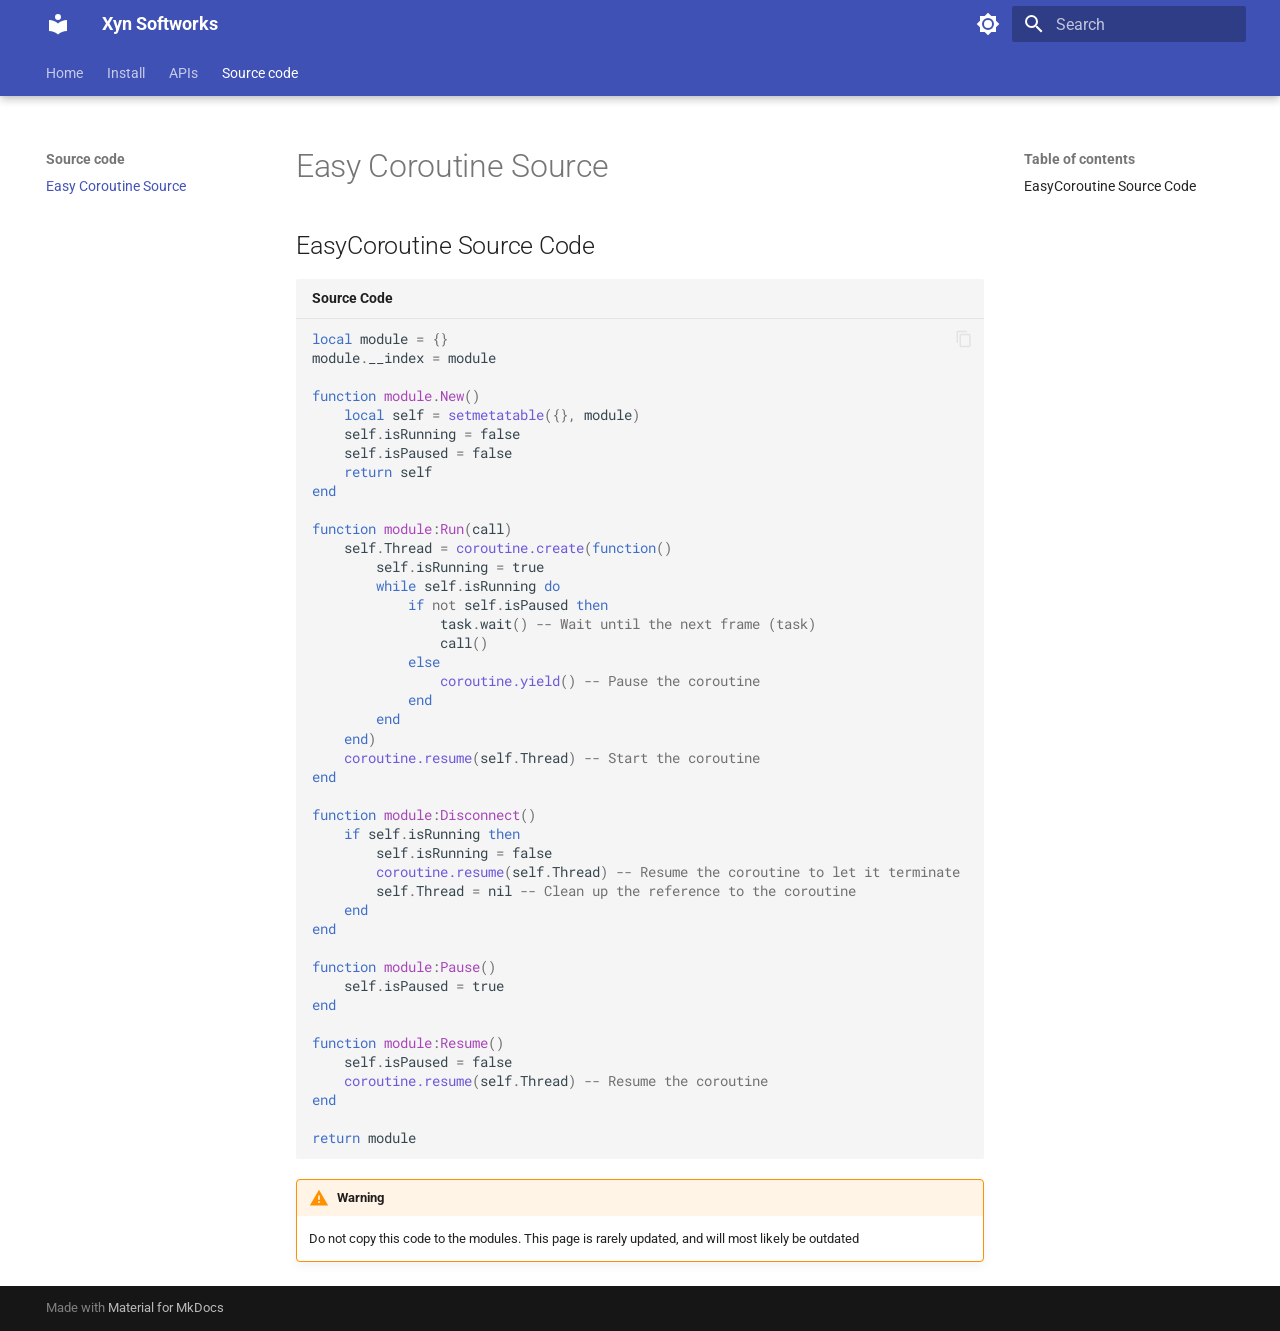
<file: Source/coroutine/index.html>
<!doctype html>
<html lang="en" class="no-js">
  <head>
    
      <meta charset="utf-8">
      <meta name="viewport" content="width=device-width,initial-scale=1">
      
      
      
      
        <link rel="prev" href="../../APIs/morph/">
      
      
      
      <link rel="icon" href="../../assets/images/favicon.png">
      <meta name="generator" content="mkdocs-1.5.2, mkdocs-material-9.2.0-b3">
    
    
      
        <title>Easy Coroutine Source - Xyn Softworks</title>
      
    
    
      <link rel="stylesheet" href="../../assets/stylesheets/main.83068744.min.css">
      
        
        <link rel="stylesheet" href="../../assets/stylesheets/palette.85d0ee34.min.css">
      
      


    
    
      
    
    
      
        
        
        <link rel="preconnect" href="https://fonts.gstatic.com" crossorigin>
        <link rel="stylesheet" href="https://fonts.googleapis.com/css?family=Roboto:300,300i,400,400i,700,700i%7CRoboto+Mono:400,400i,700,700i&display=fallback">
        <style>:root{--md-text-font:"Roboto";--md-code-font:"Roboto Mono"}</style>
      
    
    
    <script>__md_scope=new URL("../..",location),__md_hash=e=>[...e].reduce((e,_)=>(e<<5)-e+_.charCodeAt(0),0),__md_get=(e,_=localStorage,t=__md_scope)=>JSON.parse(_.getItem(t.pathname+"."+e)),__md_set=(e,_,t=localStorage,a=__md_scope)=>{try{t.setItem(a.pathname+"."+e,JSON.stringify(_))}catch(e){}}</script>
    
      

    
    
    
  </head>
  
  
    
    
      
    
    
    
    
    <body dir="ltr" data-md-color-scheme="default" data-md-color-primary="indigo" data-md-color-accent="indigo">
  
    
    
      <script>var palette=__md_get("__palette");if(palette&&"object"==typeof palette.color)for(var key of Object.keys(palette.color))document.body.setAttribute("data-md-color-"+key,palette.color[key])</script>
    
    <input class="md-toggle" data-md-toggle="drawer" type="checkbox" id="__drawer" autocomplete="off">
    <input class="md-toggle" data-md-toggle="search" type="checkbox" id="__search" autocomplete="off">
    <label class="md-overlay" for="__drawer"></label>
    <div data-md-component="skip">
      
        
        <a href="#easycoroutine-source-code" class="md-skip">
          Skip to content
        </a>
      
    </div>
    <div data-md-component="announce">
      
    </div>
    
    
      

  

<header class="md-header md-header--shadow md-header--lifted" data-md-component="header">
  <nav class="md-header__inner md-grid" aria-label="Header">
    <a href="../.." title="Xyn Softworks" class="md-header__button md-logo" aria-label="Xyn Softworks" data-md-component="logo">
      
  
  <svg xmlns="http://www.w3.org/2000/svg" viewBox="0 0 24 24"><path d="M12 8a3 3 0 0 0 3-3 3 3 0 0 0-3-3 3 3 0 0 0-3 3 3 3 0 0 0 3 3m0 3.54C9.64 9.35 6.5 8 3 8v11c3.5 0 6.64 1.35 9 3.54 2.36-2.19 5.5-3.54 9-3.54V8c-3.5 0-6.64 1.35-9 3.54Z"/></svg>

    </a>
    <label class="md-header__button md-icon" for="__drawer">
      
      <svg xmlns="http://www.w3.org/2000/svg" viewBox="0 0 24 24"><path d="M3 6h18v2H3V6m0 5h18v2H3v-2m0 5h18v2H3v-2Z"/></svg>
    </label>
    <div class="md-header__title" data-md-component="header-title">
      <div class="md-header__ellipsis">
        <div class="md-header__topic">
          <span class="md-ellipsis">
            Xyn Softworks
          </span>
        </div>
        <div class="md-header__topic" data-md-component="header-topic">
          <span class="md-ellipsis">
            
              Easy Coroutine Source
            
          </span>
        </div>
      </div>
    </div>
    
      
        <form class="md-header__option" data-md-component="palette">
          
            
            
            
            <input class="md-option" data-md-color-media="(prefers-color-scheme: light)" data-md-color-scheme="default" data-md-color-primary="indigo" data-md-color-accent="indigo"  aria-label="Switch to dark mode"  type="radio" name="__palette" id="__palette_1">
            
              <label class="md-header__button md-icon" title="Switch to dark mode" for="__palette_2" hidden>
                <svg xmlns="http://www.w3.org/2000/svg" viewBox="0 0 24 24"><path d="M12 8a4 4 0 0 0-4 4 4 4 0 0 0 4 4 4 4 0 0 0 4-4 4 4 0 0 0-4-4m0 10a6 6 0 0 1-6-6 6 6 0 0 1 6-6 6 6 0 0 1 6 6 6 6 0 0 1-6 6m8-9.31V4h-4.69L12 .69 8.69 4H4v4.69L.69 12 4 15.31V20h4.69L12 23.31 15.31 20H20v-4.69L23.31 12 20 8.69Z"/></svg>
              </label>
            
          
            
            
            
            <input class="md-option" data-md-color-media="(prefers-color-scheme: dark)" data-md-color-scheme="slate" data-md-color-primary="indigo" data-md-color-accent="indigo"  aria-label="Switch to light mode"  type="radio" name="__palette" id="__palette_2">
            
              <label class="md-header__button md-icon" title="Switch to light mode" for="__palette_1" hidden>
                <svg xmlns="http://www.w3.org/2000/svg" viewBox="0 0 24 24"><path d="M12 18c-.89 0-1.74-.2-2.5-.55C11.56 16.5 13 14.42 13 12c0-2.42-1.44-4.5-3.5-5.45C10.26 6.2 11.11 6 12 6a6 6 0 0 1 6 6 6 6 0 0 1-6 6m8-9.31V4h-4.69L12 .69 8.69 4H4v4.69L.69 12 4 15.31V20h4.69L12 23.31 15.31 20H20v-4.69L23.31 12 20 8.69Z"/></svg>
              </label>
            
          
        </form>
      
    
    
    
      <label class="md-header__button md-icon" for="__search">
        
        <svg xmlns="http://www.w3.org/2000/svg" viewBox="0 0 24 24"><path d="M9.5 3A6.5 6.5 0 0 1 16 9.5c0 1.61-.59 3.09-1.56 4.23l.27.27h.79l5 5-1.5 1.5-5-5v-.79l-.27-.27A6.516 6.516 0 0 1 9.5 16 6.5 6.5 0 0 1 3 9.5 6.5 6.5 0 0 1 9.5 3m0 2C7 5 5 7 5 9.5S7 14 9.5 14 14 12 14 9.5 12 5 9.5 5Z"/></svg>
      </label>
      <div class="md-search" data-md-component="search" role="dialog">
  <label class="md-search__overlay" for="__search"></label>
  <div class="md-search__inner" role="search">
    <form class="md-search__form" name="search">
      <input type="text" class="md-search__input" name="query" aria-label="Search" placeholder="Search" autocapitalize="off" autocorrect="off" autocomplete="off" spellcheck="false" data-md-component="search-query" required>
      <label class="md-search__icon md-icon" for="__search">
        
        <svg xmlns="http://www.w3.org/2000/svg" viewBox="0 0 24 24"><path d="M9.5 3A6.5 6.5 0 0 1 16 9.5c0 1.61-.59 3.09-1.56 4.23l.27.27h.79l5 5-1.5 1.5-5-5v-.79l-.27-.27A6.516 6.516 0 0 1 9.5 16 6.5 6.5 0 0 1 3 9.5 6.5 6.5 0 0 1 9.5 3m0 2C7 5 5 7 5 9.5S7 14 9.5 14 14 12 14 9.5 12 5 9.5 5Z"/></svg>
        
        <svg xmlns="http://www.w3.org/2000/svg" viewBox="0 0 24 24"><path d="M20 11v2H8l5.5 5.5-1.42 1.42L4.16 12l7.92-7.92L13.5 5.5 8 11h12Z"/></svg>
      </label>
      <nav class="md-search__options" aria-label="Search">
        
        <button type="reset" class="md-search__icon md-icon" title="Clear" aria-label="Clear" tabindex="-1">
          
          <svg xmlns="http://www.w3.org/2000/svg" viewBox="0 0 24 24"><path d="M19 6.41 17.59 5 12 10.59 6.41 5 5 6.41 10.59 12 5 17.59 6.41 19 12 13.41 17.59 19 19 17.59 13.41 12 19 6.41Z"/></svg>
        </button>
      </nav>
      
    </form>
    <div class="md-search__output">
      <div class="md-search__scrollwrap" data-md-scrollfix>
        <div class="md-search-result" data-md-component="search-result">
          <div class="md-search-result__meta">
            Initializing search
          </div>
          <ol class="md-search-result__list" role="presentation"></ol>
        </div>
      </div>
    </div>
  </div>
</div>
    
    
  </nav>
  
    
      
<nav class="md-tabs" aria-label="Tabs" data-md-component="tabs">
  <div class="md-grid">
    <ul class="md-tabs__list">
      
        
  
  
  
    <li class="md-tabs__item">
      <a href="../.." class="md-tabs__link">
        
  
    
  
  Home

      </a>
    </li>
  

      
        
  
  
  
    <li class="md-tabs__item">
      <a href="../../sub/install/" class="md-tabs__link">
        
  
    
  
  Install

      </a>
    </li>
  

      
        
  
  
  
    
    
      <li class="md-tabs__item">
        <a href="../../APIs/coroutine/" class="md-tabs__link">
          
  
  APIs

        </a>
      </li>
    
  

      
        
  
  
    
  
  
    
    
      <li class="md-tabs__item md-tabs__item--active">
        <a href="./" class="md-tabs__link">
          
  
  Source code

        </a>
      </li>
    
  

      
    </ul>
  </div>
</nav>
    
  
</header>
    
    <div class="md-container" data-md-component="container">
      
      
        
      
      <main class="md-main" data-md-component="main">
        <div class="md-main__inner md-grid">
          
            
              
              <div class="md-sidebar md-sidebar--primary" data-md-component="sidebar" data-md-type="navigation" >
                <div class="md-sidebar__scrollwrap">
                  <div class="md-sidebar__inner">
                    


  


<nav class="md-nav md-nav--primary md-nav--lifted" aria-label="Navigation" data-md-level="0">
  <label class="md-nav__title" for="__drawer">
    <a href="../.." title="Xyn Softworks" class="md-nav__button md-logo" aria-label="Xyn Softworks" data-md-component="logo">
      
  
  <svg xmlns="http://www.w3.org/2000/svg" viewBox="0 0 24 24"><path d="M12 8a3 3 0 0 0 3-3 3 3 0 0 0-3-3 3 3 0 0 0-3 3 3 3 0 0 0 3 3m0 3.54C9.64 9.35 6.5 8 3 8v11c3.5 0 6.64 1.35 9 3.54 2.36-2.19 5.5-3.54 9-3.54V8c-3.5 0-6.64 1.35-9 3.54Z"/></svg>

    </a>
    Xyn Softworks
  </label>
  
  <ul class="md-nav__list" data-md-scrollfix>
    
      
      
  
  
  
    <li class="md-nav__item">
      <a href="../.." class="md-nav__link">
        
  
  <span class="md-ellipsis">
    Home
  </span>
  

      </a>
    </li>
  

    
      
      
  
  
  
    <li class="md-nav__item">
      <a href="../../sub/install/" class="md-nav__link">
        
  
  <span class="md-ellipsis">
    Install
  </span>
  

      </a>
    </li>
  

    
      
      
  
  
  
    
    
    
    <li class="md-nav__item md-nav__item--nested">
      
        
        
        
        
          
        
        <input class="md-nav__toggle md-toggle md-toggle--indeterminate" type="checkbox" id="__nav_3" >
        
          <label class="md-nav__link" for="__nav_3" id="__nav_3_label" tabindex="0">
            
  
  <span class="md-ellipsis">
    APIs
  </span>
  

            <span class="md-nav__icon md-icon"></span>
          </label>
        
        <nav class="md-nav" data-md-level="1" aria-labelledby="__nav_3_label" aria-expanded="false">
          <label class="md-nav__title" for="__nav_3">
            <span class="md-nav__icon md-icon"></span>
            APIs
          </label>
          <ul class="md-nav__list" data-md-scrollfix>
            
              
                
  
  
  
    <li class="md-nav__item">
      <a href="../../APIs/coroutine/" class="md-nav__link">
        
  
  <span class="md-ellipsis">
    Easy Coroutine
  </span>
  

      </a>
    </li>
  

              
            
              
                
  
  
  
    <li class="md-nav__item">
      <a href="../../APIs/morph/" class="md-nav__link">
        
  
  <span class="md-ellipsis">
    Easy Morph
  </span>
  

      </a>
    </li>
  

              
            
          </ul>
        </nav>
      
    </li>
  

    
      
      
  
  
    
  
  
    
    
    
    <li class="md-nav__item md-nav__item--active md-nav__item--nested">
      
        
        
        
        
        <input class="md-nav__toggle md-toggle " type="checkbox" id="__nav_4" checked>
        
          <label class="md-nav__link" for="__nav_4" id="__nav_4_label" tabindex="0">
            
  
  <span class="md-ellipsis">
    Source code
  </span>
  

            <span class="md-nav__icon md-icon"></span>
          </label>
        
        <nav class="md-nav" data-md-level="1" aria-labelledby="__nav_4_label" aria-expanded="true">
          <label class="md-nav__title" for="__nav_4">
            <span class="md-nav__icon md-icon"></span>
            Source code
          </label>
          <ul class="md-nav__list" data-md-scrollfix>
            
              
                
  
  
    
  
  
    <li class="md-nav__item md-nav__item--active">
      
      <input class="md-nav__toggle md-toggle" type="checkbox" id="__toc">
      
      
      
        <label class="md-nav__link md-nav__link--active" for="__toc">
          
  
  <span class="md-ellipsis">
    Easy Coroutine Source
  </span>
  

          <span class="md-nav__icon md-icon"></span>
        </label>
      
      <a href="./" class="md-nav__link md-nav__link--active">
        
  
  <span class="md-ellipsis">
    Easy Coroutine Source
  </span>
  

      </a>
      
        

<nav class="md-nav md-nav--secondary" aria-label="Table of contents">
  
  
  
  
    <label class="md-nav__title" for="__toc">
      <span class="md-nav__icon md-icon"></span>
      Table of contents
    </label>
    <ul class="md-nav__list" data-md-component="toc" data-md-scrollfix>
      
        <li class="md-nav__item">
  <a href="#easycoroutine-source-code" class="md-nav__link">
    EasyCoroutine Source Code
  </a>
  
</li>
      
    </ul>
  
</nav>
      
    </li>
  

              
            
          </ul>
        </nav>
      
    </li>
  

    
  </ul>
</nav>
                  </div>
                </div>
              </div>
            
            
              
              <div class="md-sidebar md-sidebar--secondary" data-md-component="sidebar" data-md-type="toc" >
                <div class="md-sidebar__scrollwrap">
                  <div class="md-sidebar__inner">
                    

<nav class="md-nav md-nav--secondary" aria-label="Table of contents">
  
  
  
  
    <label class="md-nav__title" for="__toc">
      <span class="md-nav__icon md-icon"></span>
      Table of contents
    </label>
    <ul class="md-nav__list" data-md-component="toc" data-md-scrollfix>
      
        <li class="md-nav__item">
  <a href="#easycoroutine-source-code" class="md-nav__link">
    EasyCoroutine Source Code
  </a>
  
</li>
      
    </ul>
  
</nav>
                  </div>
                </div>
              </div>
            
          
          
            <div class="md-content" data-md-component="content">
              <article class="md-content__inner md-typeset">
                
                  
  




  <h1>Easy Coroutine Source</h1>

<h2 id="easycoroutine-source-code">EasyCoroutine Source Code<a class="headerlink" href="#easycoroutine-source-code" title="Permanent link">&para;</a></h2>
<div class="highlight"><span class="filename">Source Code</span><pre><span></span><code><span class="kd">local</span> <span class="n">module</span> <span class="o">=</span> <span class="p">{}</span>
<span class="n">module</span><span class="p">.</span><span class="n">__index</span> <span class="o">=</span> <span class="n">module</span>

<span class="kr">function</span> <span class="nc">module</span><span class="p">.</span><span class="nf">New</span><span class="p">()</span>
    <span class="kd">local</span> <span class="n">self</span> <span class="o">=</span> <span class="nb">setmetatable</span><span class="p">({},</span> <span class="n">module</span><span class="p">)</span>
    <span class="n">self</span><span class="p">.</span><span class="n">isRunning</span> <span class="o">=</span> <span class="kc">false</span>
    <span class="n">self</span><span class="p">.</span><span class="n">isPaused</span> <span class="o">=</span> <span class="kc">false</span>
    <span class="kr">return</span> <span class="n">self</span>
<span class="kr">end</span>

<span class="kr">function</span> <span class="nc">module</span><span class="p">:</span><span class="nf">Run</span><span class="p">(</span><span class="n">call</span><span class="p">)</span>
    <span class="n">self</span><span class="p">.</span><span class="n">Thread</span> <span class="o">=</span> <span class="nb">coroutine.create</span><span class="p">(</span><span class="kr">function</span><span class="p">()</span>
        <span class="n">self</span><span class="p">.</span><span class="n">isRunning</span> <span class="o">=</span> <span class="kc">true</span>
        <span class="kr">while</span> <span class="n">self</span><span class="p">.</span><span class="n">isRunning</span> <span class="kr">do</span>
            <span class="kr">if</span> <span class="ow">not</span> <span class="n">self</span><span class="p">.</span><span class="n">isPaused</span> <span class="kr">then</span>
                <span class="n">task</span><span class="p">.</span><span class="n">wait</span><span class="p">()</span> <span class="c1">-- Wait until the next frame (task)</span>
                <span class="n">call</span><span class="p">()</span>
            <span class="kr">else</span>
                <span class="nb">coroutine.yield</span><span class="p">()</span> <span class="c1">-- Pause the coroutine</span>
            <span class="kr">end</span>
        <span class="kr">end</span>
    <span class="kr">end</span><span class="p">)</span>
    <span class="nb">coroutine.resume</span><span class="p">(</span><span class="n">self</span><span class="p">.</span><span class="n">Thread</span><span class="p">)</span> <span class="c1">-- Start the coroutine</span>
<span class="kr">end</span>

<span class="kr">function</span> <span class="nc">module</span><span class="p">:</span><span class="nf">Disconnect</span><span class="p">()</span>
    <span class="kr">if</span> <span class="n">self</span><span class="p">.</span><span class="n">isRunning</span> <span class="kr">then</span>
        <span class="n">self</span><span class="p">.</span><span class="n">isRunning</span> <span class="o">=</span> <span class="kc">false</span>
        <span class="nb">coroutine.resume</span><span class="p">(</span><span class="n">self</span><span class="p">.</span><span class="n">Thread</span><span class="p">)</span> <span class="c1">-- Resume the coroutine to let it terminate</span>
        <span class="n">self</span><span class="p">.</span><span class="n">Thread</span> <span class="o">=</span> <span class="kc">nil</span> <span class="c1">-- Clean up the reference to the coroutine</span>
    <span class="kr">end</span>
<span class="kr">end</span>

<span class="kr">function</span> <span class="nc">module</span><span class="p">:</span><span class="nf">Pause</span><span class="p">()</span>
    <span class="n">self</span><span class="p">.</span><span class="n">isPaused</span> <span class="o">=</span> <span class="kc">true</span>
<span class="kr">end</span>

<span class="kr">function</span> <span class="nc">module</span><span class="p">:</span><span class="nf">Resume</span><span class="p">()</span>
    <span class="n">self</span><span class="p">.</span><span class="n">isPaused</span> <span class="o">=</span> <span class="kc">false</span>
    <span class="nb">coroutine.resume</span><span class="p">(</span><span class="n">self</span><span class="p">.</span><span class="n">Thread</span><span class="p">)</span> <span class="c1">-- Resume the coroutine</span>
<span class="kr">end</span>

<span class="kr">return</span> <span class="n">module</span>
</code></pre></div>
<div class="admonition warning">
<p class="admonition-title">Warning</p>
<p>Do not copy this code to the modules. This page is rarely updated, and will most likely be outdated</p>
</div>





                
              </article>
            </div>
          
          
        </div>
        
      </main>
      
        <footer class="md-footer">
  
  <div class="md-footer-meta md-typeset">
    <div class="md-footer-meta__inner md-grid">
      <div class="md-copyright">
  
  
    Made with
    <a href="https://squidfunk.github.io/mkdocs-material/" target="_blank" rel="noopener">
      Material for MkDocs
    </a>
  
</div>
      
    </div>
  </div>
</footer>
      
    </div>
    <div class="md-dialog" data-md-component="dialog">
      <div class="md-dialog__inner md-typeset"></div>
    </div>
    
    <script id="__config" type="application/json">{"base": "../..", "features": ["navigation.tabs", "navigation.tabs.sticky", "navigation.sections", "navigation.expand", "navigation.tracking", "content.code.annotate", "content.code.select", "content.code.copy"], "search": "../../assets/javascripts/workers/search.dfff1995.min.js", "translations": {"clipboard.copied": "Copied to clipboard", "clipboard.copy": "Copy to clipboard", "search.result.more.one": "1 more on this page", "search.result.more.other": "# more on this page", "search.result.none": "No matching documents", "search.result.one": "1 matching document", "search.result.other": "# matching documents", "search.result.placeholder": "Type to start searching", "search.result.term.missing": "Missing", "select.version": "Select version"}}</script>
    
    
      <script src="../../assets/javascripts/bundle.4e31edb1.min.js"></script>
      
    
  </body>
</html>
</file>
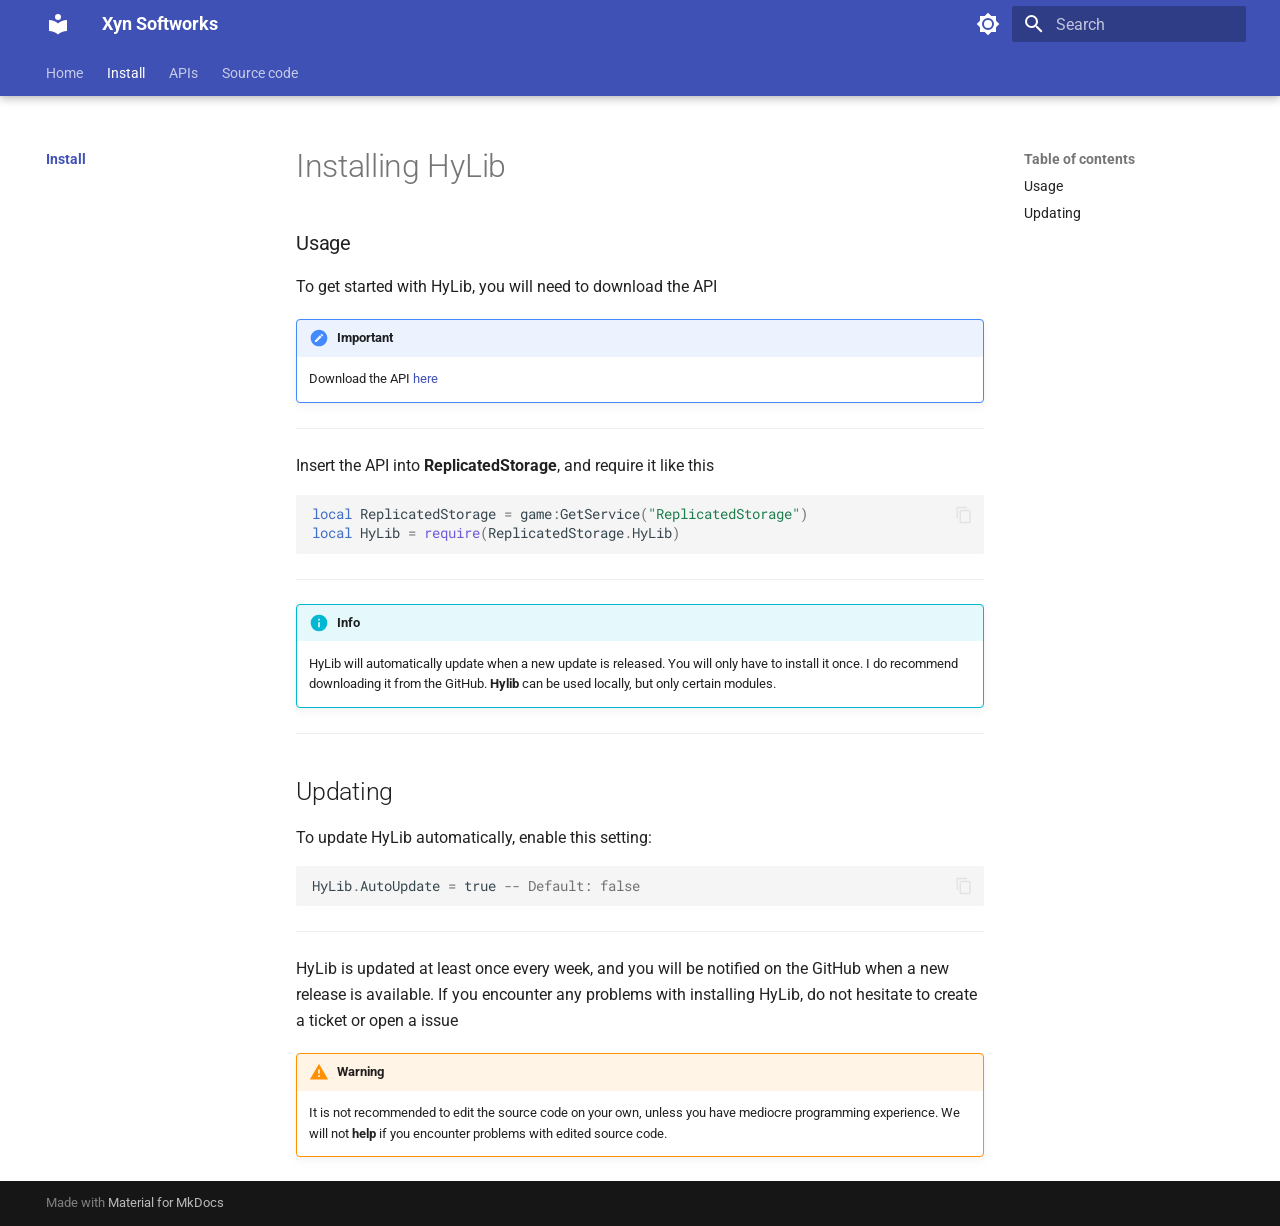
<file: sub/install/index.html>
<!doctype html>
<html lang="en" class="no-js">
  <head>
    
      <meta charset="utf-8">
      <meta name="viewport" content="width=device-width,initial-scale=1">
      
      
      
      
        <link rel="prev" href="../..">
      
      
        <link rel="next" href="../../APIs/coroutine/">
      
      
      <link rel="icon" href="../../assets/images/favicon.png">
      <meta name="generator" content="mkdocs-1.5.2, mkdocs-material-9.2.0-b3">
    
    
      
        <title>Install - Xyn Softworks</title>
      
    
    
      <link rel="stylesheet" href="../../assets/stylesheets/main.83068744.min.css">
      
        
        <link rel="stylesheet" href="../../assets/stylesheets/palette.85d0ee34.min.css">
      
      


    
    
      
    
    
      
        
        
        <link rel="preconnect" href="https://fonts.gstatic.com" crossorigin>
        <link rel="stylesheet" href="https://fonts.googleapis.com/css?family=Roboto:300,300i,400,400i,700,700i%7CRoboto+Mono:400,400i,700,700i&display=fallback">
        <style>:root{--md-text-font:"Roboto";--md-code-font:"Roboto Mono"}</style>
      
    
    
    <script>__md_scope=new URL("../..",location),__md_hash=e=>[...e].reduce((e,_)=>(e<<5)-e+_.charCodeAt(0),0),__md_get=(e,_=localStorage,t=__md_scope)=>JSON.parse(_.getItem(t.pathname+"."+e)),__md_set=(e,_,t=localStorage,a=__md_scope)=>{try{t.setItem(a.pathname+"."+e,JSON.stringify(_))}catch(e){}}</script>
    
      

    
    
    
  </head>
  
  
    
    
      
    
    
    
    
    <body dir="ltr" data-md-color-scheme="default" data-md-color-primary="indigo" data-md-color-accent="indigo">
  
    
    
      <script>var palette=__md_get("__palette");if(palette&&"object"==typeof palette.color)for(var key of Object.keys(palette.color))document.body.setAttribute("data-md-color-"+key,palette.color[key])</script>
    
    <input class="md-toggle" data-md-toggle="drawer" type="checkbox" id="__drawer" autocomplete="off">
    <input class="md-toggle" data-md-toggle="search" type="checkbox" id="__search" autocomplete="off">
    <label class="md-overlay" for="__drawer"></label>
    <div data-md-component="skip">
      
        
        <a href="#installing-hylib" class="md-skip">
          Skip to content
        </a>
      
    </div>
    <div data-md-component="announce">
      
    </div>
    
    
      

  

<header class="md-header md-header--shadow md-header--lifted" data-md-component="header">
  <nav class="md-header__inner md-grid" aria-label="Header">
    <a href="../.." title="Xyn Softworks" class="md-header__button md-logo" aria-label="Xyn Softworks" data-md-component="logo">
      
  
  <svg xmlns="http://www.w3.org/2000/svg" viewBox="0 0 24 24"><path d="M12 8a3 3 0 0 0 3-3 3 3 0 0 0-3-3 3 3 0 0 0-3 3 3 3 0 0 0 3 3m0 3.54C9.64 9.35 6.5 8 3 8v11c3.5 0 6.64 1.35 9 3.54 2.36-2.19 5.5-3.54 9-3.54V8c-3.5 0-6.64 1.35-9 3.54Z"/></svg>

    </a>
    <label class="md-header__button md-icon" for="__drawer">
      
      <svg xmlns="http://www.w3.org/2000/svg" viewBox="0 0 24 24"><path d="M3 6h18v2H3V6m0 5h18v2H3v-2m0 5h18v2H3v-2Z"/></svg>
    </label>
    <div class="md-header__title" data-md-component="header-title">
      <div class="md-header__ellipsis">
        <div class="md-header__topic">
          <span class="md-ellipsis">
            Xyn Softworks
          </span>
        </div>
        <div class="md-header__topic" data-md-component="header-topic">
          <span class="md-ellipsis">
            
              Install
            
          </span>
        </div>
      </div>
    </div>
    
      
        <form class="md-header__option" data-md-component="palette">
          
            
            
            
            <input class="md-option" data-md-color-media="(prefers-color-scheme: light)" data-md-color-scheme="default" data-md-color-primary="indigo" data-md-color-accent="indigo"  aria-label="Switch to dark mode"  type="radio" name="__palette" id="__palette_1">
            
              <label class="md-header__button md-icon" title="Switch to dark mode" for="__palette_2" hidden>
                <svg xmlns="http://www.w3.org/2000/svg" viewBox="0 0 24 24"><path d="M12 8a4 4 0 0 0-4 4 4 4 0 0 0 4 4 4 4 0 0 0 4-4 4 4 0 0 0-4-4m0 10a6 6 0 0 1-6-6 6 6 0 0 1 6-6 6 6 0 0 1 6 6 6 6 0 0 1-6 6m8-9.31V4h-4.69L12 .69 8.69 4H4v4.69L.69 12 4 15.31V20h4.69L12 23.31 15.31 20H20v-4.69L23.31 12 20 8.69Z"/></svg>
              </label>
            
          
            
            
            
            <input class="md-option" data-md-color-media="(prefers-color-scheme: dark)" data-md-color-scheme="slate" data-md-color-primary="indigo" data-md-color-accent="indigo"  aria-label="Switch to light mode"  type="radio" name="__palette" id="__palette_2">
            
              <label class="md-header__button md-icon" title="Switch to light mode" for="__palette_1" hidden>
                <svg xmlns="http://www.w3.org/2000/svg" viewBox="0 0 24 24"><path d="M12 18c-.89 0-1.74-.2-2.5-.55C11.56 16.5 13 14.42 13 12c0-2.42-1.44-4.5-3.5-5.45C10.26 6.2 11.11 6 12 6a6 6 0 0 1 6 6 6 6 0 0 1-6 6m8-9.31V4h-4.69L12 .69 8.69 4H4v4.69L.69 12 4 15.31V20h4.69L12 23.31 15.31 20H20v-4.69L23.31 12 20 8.69Z"/></svg>
              </label>
            
          
        </form>
      
    
    
    
      <label class="md-header__button md-icon" for="__search">
        
        <svg xmlns="http://www.w3.org/2000/svg" viewBox="0 0 24 24"><path d="M9.5 3A6.5 6.5 0 0 1 16 9.5c0 1.61-.59 3.09-1.56 4.23l.27.27h.79l5 5-1.5 1.5-5-5v-.79l-.27-.27A6.516 6.516 0 0 1 9.5 16 6.5 6.5 0 0 1 3 9.5 6.5 6.5 0 0 1 9.5 3m0 2C7 5 5 7 5 9.5S7 14 9.5 14 14 12 14 9.5 12 5 9.5 5Z"/></svg>
      </label>
      <div class="md-search" data-md-component="search" role="dialog">
  <label class="md-search__overlay" for="__search"></label>
  <div class="md-search__inner" role="search">
    <form class="md-search__form" name="search">
      <input type="text" class="md-search__input" name="query" aria-label="Search" placeholder="Search" autocapitalize="off" autocorrect="off" autocomplete="off" spellcheck="false" data-md-component="search-query" required>
      <label class="md-search__icon md-icon" for="__search">
        
        <svg xmlns="http://www.w3.org/2000/svg" viewBox="0 0 24 24"><path d="M9.5 3A6.5 6.5 0 0 1 16 9.5c0 1.61-.59 3.09-1.56 4.23l.27.27h.79l5 5-1.5 1.5-5-5v-.79l-.27-.27A6.516 6.516 0 0 1 9.5 16 6.5 6.5 0 0 1 3 9.5 6.5 6.5 0 0 1 9.5 3m0 2C7 5 5 7 5 9.5S7 14 9.5 14 14 12 14 9.5 12 5 9.5 5Z"/></svg>
        
        <svg xmlns="http://www.w3.org/2000/svg" viewBox="0 0 24 24"><path d="M20 11v2H8l5.5 5.5-1.42 1.42L4.16 12l7.92-7.92L13.5 5.5 8 11h12Z"/></svg>
      </label>
      <nav class="md-search__options" aria-label="Search">
        
        <button type="reset" class="md-search__icon md-icon" title="Clear" aria-label="Clear" tabindex="-1">
          
          <svg xmlns="http://www.w3.org/2000/svg" viewBox="0 0 24 24"><path d="M19 6.41 17.59 5 12 10.59 6.41 5 5 6.41 10.59 12 5 17.59 6.41 19 12 13.41 17.59 19 19 17.59 13.41 12 19 6.41Z"/></svg>
        </button>
      </nav>
      
    </form>
    <div class="md-search__output">
      <div class="md-search__scrollwrap" data-md-scrollfix>
        <div class="md-search-result" data-md-component="search-result">
          <div class="md-search-result__meta">
            Initializing search
          </div>
          <ol class="md-search-result__list" role="presentation"></ol>
        </div>
      </div>
    </div>
  </div>
</div>
    
    
  </nav>
  
    
      
<nav class="md-tabs" aria-label="Tabs" data-md-component="tabs">
  <div class="md-grid">
    <ul class="md-tabs__list">
      
        
  
  
  
    <li class="md-tabs__item">
      <a href="../.." class="md-tabs__link">
        
  
    
  
  Home

      </a>
    </li>
  

      
        
  
  
    
  
  
    <li class="md-tabs__item md-tabs__item--active">
      <a href="./" class="md-tabs__link">
        
  
    
  
  Install

      </a>
    </li>
  

      
        
  
  
  
    
    
      <li class="md-tabs__item">
        <a href="../../APIs/coroutine/" class="md-tabs__link">
          
  
  APIs

        </a>
      </li>
    
  

      
        
  
  
  
    
    
      <li class="md-tabs__item">
        <a href="../../Source/coroutine/" class="md-tabs__link">
          
  
  Source code

        </a>
      </li>
    
  

      
    </ul>
  </div>
</nav>
    
  
</header>
    
    <div class="md-container" data-md-component="container">
      
      
        
      
      <main class="md-main" data-md-component="main">
        <div class="md-main__inner md-grid">
          
            
              
              <div class="md-sidebar md-sidebar--primary" data-md-component="sidebar" data-md-type="navigation" >
                <div class="md-sidebar__scrollwrap">
                  <div class="md-sidebar__inner">
                    


  


<nav class="md-nav md-nav--primary md-nav--lifted" aria-label="Navigation" data-md-level="0">
  <label class="md-nav__title" for="__drawer">
    <a href="../.." title="Xyn Softworks" class="md-nav__button md-logo" aria-label="Xyn Softworks" data-md-component="logo">
      
  
  <svg xmlns="http://www.w3.org/2000/svg" viewBox="0 0 24 24"><path d="M12 8a3 3 0 0 0 3-3 3 3 0 0 0-3-3 3 3 0 0 0-3 3 3 3 0 0 0 3 3m0 3.54C9.64 9.35 6.5 8 3 8v11c3.5 0 6.64 1.35 9 3.54 2.36-2.19 5.5-3.54 9-3.54V8c-3.5 0-6.64 1.35-9 3.54Z"/></svg>

    </a>
    Xyn Softworks
  </label>
  
  <ul class="md-nav__list" data-md-scrollfix>
    
      
      
  
  
  
    <li class="md-nav__item">
      <a href="../.." class="md-nav__link">
        
  
  <span class="md-ellipsis">
    Home
  </span>
  

      </a>
    </li>
  

    
      
      
  
  
    
  
  
    <li class="md-nav__item md-nav__item--active">
      
      <input class="md-nav__toggle md-toggle" type="checkbox" id="__toc">
      
      
        
      
      
        <label class="md-nav__link md-nav__link--active" for="__toc">
          
  
  <span class="md-ellipsis">
    Install
  </span>
  

          <span class="md-nav__icon md-icon"></span>
        </label>
      
      <a href="./" class="md-nav__link md-nav__link--active">
        
  
  <span class="md-ellipsis">
    Install
  </span>
  

      </a>
      
        

<nav class="md-nav md-nav--secondary" aria-label="Table of contents">
  
  
  
    
  
  
    <label class="md-nav__title" for="__toc">
      <span class="md-nav__icon md-icon"></span>
      Table of contents
    </label>
    <ul class="md-nav__list" data-md-component="toc" data-md-scrollfix>
      
        <li class="md-nav__item">
  <a href="#usage" class="md-nav__link">
    Usage
  </a>
  
</li>
      
        <li class="md-nav__item">
  <a href="#updating" class="md-nav__link">
    Updating
  </a>
  
</li>
      
    </ul>
  
</nav>
      
    </li>
  

    
      
      
  
  
  
    
    
    
    <li class="md-nav__item md-nav__item--nested">
      
        
        
        
        
          
        
        <input class="md-nav__toggle md-toggle md-toggle--indeterminate" type="checkbox" id="__nav_3" >
        
          <label class="md-nav__link" for="__nav_3" id="__nav_3_label" tabindex="0">
            
  
  <span class="md-ellipsis">
    APIs
  </span>
  

            <span class="md-nav__icon md-icon"></span>
          </label>
        
        <nav class="md-nav" data-md-level="1" aria-labelledby="__nav_3_label" aria-expanded="false">
          <label class="md-nav__title" for="__nav_3">
            <span class="md-nav__icon md-icon"></span>
            APIs
          </label>
          <ul class="md-nav__list" data-md-scrollfix>
            
              
                
  
  
  
    <li class="md-nav__item">
      <a href="../../APIs/coroutine/" class="md-nav__link">
        
  
  <span class="md-ellipsis">
    Easy Coroutine
  </span>
  

      </a>
    </li>
  

              
            
              
                
  
  
  
    <li class="md-nav__item">
      <a href="../../APIs/morph/" class="md-nav__link">
        
  
  <span class="md-ellipsis">
    Easy Morph
  </span>
  

      </a>
    </li>
  

              
            
          </ul>
        </nav>
      
    </li>
  

    
      
      
  
  
  
    
    
    
    <li class="md-nav__item md-nav__item--nested">
      
        
        
        
        
          
        
        <input class="md-nav__toggle md-toggle md-toggle--indeterminate" type="checkbox" id="__nav_4" >
        
          <label class="md-nav__link" for="__nav_4" id="__nav_4_label" tabindex="0">
            
  
  <span class="md-ellipsis">
    Source code
  </span>
  

            <span class="md-nav__icon md-icon"></span>
          </label>
        
        <nav class="md-nav" data-md-level="1" aria-labelledby="__nav_4_label" aria-expanded="false">
          <label class="md-nav__title" for="__nav_4">
            <span class="md-nav__icon md-icon"></span>
            Source code
          </label>
          <ul class="md-nav__list" data-md-scrollfix>
            
              
                
  
  
  
    <li class="md-nav__item">
      <a href="../../Source/coroutine/" class="md-nav__link">
        
  
  <span class="md-ellipsis">
    Easy Coroutine Source
  </span>
  

      </a>
    </li>
  

              
            
          </ul>
        </nav>
      
    </li>
  

    
  </ul>
</nav>
                  </div>
                </div>
              </div>
            
            
              
              <div class="md-sidebar md-sidebar--secondary" data-md-component="sidebar" data-md-type="toc" >
                <div class="md-sidebar__scrollwrap">
                  <div class="md-sidebar__inner">
                    

<nav class="md-nav md-nav--secondary" aria-label="Table of contents">
  
  
  
    
  
  
    <label class="md-nav__title" for="__toc">
      <span class="md-nav__icon md-icon"></span>
      Table of contents
    </label>
    <ul class="md-nav__list" data-md-component="toc" data-md-scrollfix>
      
        <li class="md-nav__item">
  <a href="#usage" class="md-nav__link">
    Usage
  </a>
  
</li>
      
        <li class="md-nav__item">
  <a href="#updating" class="md-nav__link">
    Updating
  </a>
  
</li>
      
    </ul>
  
</nav>
                  </div>
                </div>
              </div>
            
          
          
            <div class="md-content" data-md-component="content">
              <article class="md-content__inner md-typeset">
                
                  
  




<h1 id="installing-hylib">Installing HyLib<a class="headerlink" href="#installing-hylib" title="Permanent link">&para;</a></h1>
<h3 id="usage">Usage<a class="headerlink" href="#usage" title="Permanent link">&para;</a></h3>
<p>To get started with HyLib, you will need to download the API</p>
<div class="admonition important">
<p class="admonition-title">Important</p>
<p>Download the API <a href="" title="https://github.io">here</a>  </p>
</div>
<hr />
<p>Insert the API into <strong>ReplicatedStorage</strong>, and require it like this</p>
<div class="highlight"><pre><span></span><code><span class="kd">local</span> <span class="n">ReplicatedStorage</span> <span class="o">=</span> <span class="n">game</span><span class="p">:</span><span class="n">GetService</span><span class="p">(</span><span class="s2">&quot;ReplicatedStorage&quot;</span><span class="p">)</span>
<span class="kd">local</span> <span class="n">HyLib</span> <span class="o">=</span> <span class="nb">require</span><span class="p">(</span><span class="n">ReplicatedStorage</span><span class="p">.</span><span class="n">HyLib</span><span class="p">)</span>
</code></pre></div>
<hr />
<div class="admonition info">
<p class="admonition-title">Info</p>
<p>HyLib will automatically update when a new update is released. You will only have to install it once. I do recommend downloading it from the GitHub. <strong>Hylib</strong> can be used locally, but only certain modules.</p>
</div>
<hr />
<h2 id="updating">Updating<a class="headerlink" href="#updating" title="Permanent link">&para;</a></h2>
<p>To update HyLib automatically, enable this setting:
<div class="highlight"><pre><span></span><code><span class="n">HyLib</span><span class="p">.</span><span class="n">AutoUpdate</span> <span class="o">=</span> <span class="kc">true</span> <span class="c1">-- Default: false</span>
</code></pre></div></p>
<hr />
<p>HyLib is updated at least once every week, and you will be notified on the GitHub when a new release is available. If you encounter any problems with installing HyLib, do not hesitate to create a ticket or open a issue</p>
<div class="admonition warning">
<p class="admonition-title">Warning</p>
<p>It is not recommended to edit the source code on your own, unless you have mediocre programming experience. We will not <strong>help</strong> if you encounter problems with edited source code.</p>
</div>





                
              </article>
            </div>
          
          
        </div>
        
      </main>
      
        <footer class="md-footer">
  
  <div class="md-footer-meta md-typeset">
    <div class="md-footer-meta__inner md-grid">
      <div class="md-copyright">
  
  
    Made with
    <a href="https://squidfunk.github.io/mkdocs-material/" target="_blank" rel="noopener">
      Material for MkDocs
    </a>
  
</div>
      
    </div>
  </div>
</footer>
      
    </div>
    <div class="md-dialog" data-md-component="dialog">
      <div class="md-dialog__inner md-typeset"></div>
    </div>
    
    <script id="__config" type="application/json">{"base": "../..", "features": ["navigation.tabs", "navigation.tabs.sticky", "navigation.sections", "navigation.expand", "navigation.tracking", "content.code.annotate", "content.code.select", "content.code.copy"], "search": "../../assets/javascripts/workers/search.dfff1995.min.js", "translations": {"clipboard.copied": "Copied to clipboard", "clipboard.copy": "Copy to clipboard", "search.result.more.one": "1 more on this page", "search.result.more.other": "# more on this page", "search.result.none": "No matching documents", "search.result.one": "1 matching document", "search.result.other": "# matching documents", "search.result.placeholder": "Type to start searching", "search.result.term.missing": "Missing", "select.version": "Select version"}}</script>
    
    
      <script src="../../assets/javascripts/bundle.4e31edb1.min.js"></script>
      
    
  </body>
</html>
</file>
<file: CSS/style.css>
*{
    /* Default Values */

    margin: 0;
    padding: 0;

    /* Default Font */
    font-family: sans-serif;


    /* Default Colors */
    color: white;

    
}
body {
    background-color: #16191a;
}




#nav ul {
    margin: 0;
    padding: 12px 16px;
    display: flex;
    justify-content: center;


    background-color: #39ace7;
    overflow: hidden;

    
    
}
#nav li {
    
    text-decoration: none;
    list-style-type: none;
    

    
}

#nav a {
    color: white;
    padding: 14px 16px;
    font-weight: bold;

    transition: all 0.1s ease-in;


    
}

#nav a:hover {
    background-color: #0784b5;
}
</file>
<file: site/assets/stylesheets/main.83068744.min.css>
@charset "UTF-8";html{-webkit-text-size-adjust:none;-moz-text-size-adjust:none;text-size-adjust:none;box-sizing:border-box}*,:after,:before{box-sizing:inherit}@media (prefers-reduced-motion){*,:after,:before{transition:none!important}}body{margin:0}a,button,input,label{-webkit-tap-highlight-color:transparent}a{color:inherit;text-decoration:none}hr{border:0;box-sizing:initial;display:block;height:.05rem;overflow:visible;padding:0}small{font-size:80%}sub,sup{line-height:1em}img{border-style:none}table{border-collapse:initial;border-spacing:0}td,th{font-weight:400;vertical-align:top}button{background:#0000;border:0;font-family:inherit;font-size:inherit;margin:0;padding:0}input{border:0;outline:none}:root{--md-primary-fg-color:#4051b5;--md-primary-fg-color--light:#5d6cc0;--md-primary-fg-color--dark:#303fa1;--md-primary-bg-color:#fff;--md-primary-bg-color--light:#ffffffb3;--md-accent-fg-color:#526cfe;--md-accent-fg-color--transparent:#526cfe1a;--md-accent-bg-color:#fff;--md-accent-bg-color--light:#ffffffb3}[data-md-color-scheme=default]{color-scheme:light}[data-md-color-scheme=default] img[src$="#gh-dark-mode-only"],[data-md-color-scheme=default] img[src$="#only-dark"]{display:none}:root,[data-md-color-scheme=default]{--md-default-fg-color:#000000de;--md-default-fg-color--light:#0000008a;--md-default-fg-color--lighter:#00000052;--md-default-fg-color--lightest:#00000012;--md-default-bg-color:#fff;--md-default-bg-color--light:#ffffffb3;--md-default-bg-color--lighter:#ffffff4d;--md-default-bg-color--lightest:#ffffff1f;--md-code-fg-color:#36464e;--md-code-bg-color:#f5f5f5;--md-code-hl-color:#ffff0080;--md-code-hl-number-color:#d52a2a;--md-code-hl-special-color:#db1457;--md-code-hl-function-color:#a846b9;--md-code-hl-constant-color:#6e59d9;--md-code-hl-keyword-color:#3f6ec6;--md-code-hl-string-color:#1c7d4d;--md-code-hl-name-color:var(--md-code-fg-color);--md-code-hl-operator-color:var(--md-default-fg-color--light);--md-code-hl-punctuation-color:var(--md-default-fg-color--light);--md-code-hl-comment-color:var(--md-default-fg-color--light);--md-code-hl-generic-color:var(--md-default-fg-color--light);--md-code-hl-variable-color:var(--md-default-fg-color--light);--md-typeset-color:var(--md-default-fg-color);--md-typeset-a-color:var(--md-primary-fg-color);--md-typeset-mark-color:#ffff0080;--md-typeset-del-color:#f5503d26;--md-typeset-ins-color:#0bd57026;--md-typeset-kbd-color:#fafafa;--md-typeset-kbd-accent-color:#fff;--md-typeset-kbd-border-color:#b8b8b8;--md-typeset-table-color:#0000001f;--md-typeset-table-color--light:rgba(0,0,0,.035);--md-admonition-fg-color:var(--md-default-fg-color);--md-admonition-bg-color:var(--md-default-bg-color);--md-warning-fg-color:#000000de;--md-warning-bg-color:#ff9;--md-footer-fg-color:#fff;--md-footer-fg-color--light:#ffffffb3;--md-footer-fg-color--lighter:#ffffff73;--md-footer-bg-color:#000000de;--md-footer-bg-color--dark:#00000052;--md-shadow-z1:0 0.2rem 0.5rem #0000000d,0 0 0.05rem #0000001a;--md-shadow-z2:0 0.2rem 0.5rem #0000001a,0 0 0.05rem #00000040;--md-shadow-z3:0 0.2rem 0.5rem #0003,0 0 0.05rem #00000059}.md-icon svg{fill:currentcolor;display:block;height:1.2rem;width:1.2rem}body{-webkit-font-smoothing:antialiased;-moz-osx-font-smoothing:grayscale;--md-text-font-family:var(--md-text-font,_),-apple-system,BlinkMacSystemFont,Helvetica,Arial,sans-serif;--md-code-font-family:var(--md-code-font,_),SFMono-Regular,Consolas,Menlo,monospace}aside,body,input{font-feature-settings:"kern","liga";color:var(--md-typeset-color);font-family:var(--md-text-font-family)}code,kbd,pre{font-feature-settings:"kern";font-family:var(--md-code-font-family)}:root{--md-typeset-table-sort-icon:url('data:image/svg+xml;charset=utf-8,<svg xmlns="http://www.w3.org/2000/svg" viewBox="0 0 24 24"><path d="m18 21-4-4h3V7h-3l4-4 4 4h-3v10h3M2 19v-2h10v2M2 13v-2h7v2M2 7V5h4v2H2Z"/></svg>');--md-typeset-table-sort-icon--asc:url('data:image/svg+xml;charset=utf-8,<svg xmlns="http://www.w3.org/2000/svg" viewBox="0 0 24 24"><path d="M19 17h3l-4 4-4-4h3V3h2M2 17h10v2H2M6 5v2H2V5m0 6h7v2H2v-2Z"/></svg>');--md-typeset-table-sort-icon--desc:url('data:image/svg+xml;charset=utf-8,<svg xmlns="http://www.w3.org/2000/svg" viewBox="0 0 24 24"><path d="M19 7h3l-4-4-4 4h3v14h2M2 17h10v2H2M6 5v2H2V5m0 6h7v2H2v-2Z"/></svg>')}.md-typeset{-webkit-print-color-adjust:exact;color-adjust:exact;font-size:.8rem;line-height:1.6}@media print{.md-typeset{font-size:.68rem}}.md-typeset blockquote,.md-typeset dl,.md-typeset figure,.md-typeset ol,.md-typeset pre,.md-typeset ul{margin-bottom:1em;margin-top:1em}.md-typeset h1{color:var(--md-default-fg-color--light);font-size:2em;line-height:1.3;margin:0 0 1.25em}.md-typeset h1,.md-typeset h2{font-weight:300;letter-spacing:-.01em}.md-typeset h2{font-size:1.5625em;line-height:1.4;margin:1.6em 0 .64em}.md-typeset h3{font-size:1.25em;font-weight:400;letter-spacing:-.01em;line-height:1.5;margin:1.6em 0 .8em}.md-typeset h2+h3{margin-top:.8em}.md-typeset h4{font-weight:700;letter-spacing:-.01em;margin:1em 0}.md-typeset h5,.md-typeset h6{color:var(--md-default-fg-color--light);font-size:.8em;font-weight:700;letter-spacing:-.01em;margin:1.25em 0}.md-typeset h5{text-transform:uppercase}.md-typeset hr{border-bottom:.05rem solid var(--md-default-fg-color--lightest);display:flow-root;margin:1.5em 0}.md-typeset a{color:var(--md-typeset-a-color);word-break:break-word}.md-typeset a,.md-typeset a:before{transition:color 125ms}.md-typeset a:focus,.md-typeset a:hover{color:var(--md-accent-fg-color)}.md-typeset a:focus code,.md-typeset a:hover code{background-color:var(--md-accent-fg-color--transparent)}.md-typeset a code{color:currentcolor;transition:background-color 125ms}.md-typeset a.focus-visible{outline-color:var(--md-accent-fg-color);outline-offset:.2rem}.md-typeset code,.md-typeset kbd,.md-typeset pre{color:var(--md-code-fg-color);direction:ltr;font-variant-ligatures:none}@media print{.md-typeset code,.md-typeset kbd,.md-typeset pre{white-space:pre-wrap}}.md-typeset code{background-color:var(--md-code-bg-color);border-radius:.1rem;-webkit-box-decoration-break:clone;box-decoration-break:clone;font-size:.85em;padding:0 .2941176471em;word-break:break-word}.md-typeset code:not(.focus-visible){-webkit-tap-highlight-color:transparent;outline:none}.md-typeset pre{display:flow-root;line-height:1.4;position:relative}.md-typeset pre>code{-webkit-box-decoration-break:slice;box-decoration-break:slice;box-shadow:none;display:block;margin:0;outline-color:var(--md-accent-fg-color);overflow:auto;padding:.7720588235em 1.1764705882em;scrollbar-color:var(--md-default-fg-color--lighter) #0000;scrollbar-width:thin;touch-action:auto;word-break:normal}.md-typeset pre>code:hover{scrollbar-color:var(--md-accent-fg-color) #0000}.md-typeset pre>code::-webkit-scrollbar{height:.2rem;width:.2rem}.md-typeset pre>code::-webkit-scrollbar-thumb{background-color:var(--md-default-fg-color--lighter)}.md-typeset pre>code::-webkit-scrollbar-thumb:hover{background-color:var(--md-accent-fg-color)}.md-typeset kbd{background-color:var(--md-typeset-kbd-color);border-radius:.1rem;box-shadow:0 .1rem 0 .05rem var(--md-typeset-kbd-border-color),0 .1rem 0 var(--md-typeset-kbd-border-color),0 -.1rem .2rem var(--md-typeset-kbd-accent-color) inset;color:var(--md-default-fg-color);display:inline-block;font-size:.75em;padding:0 .6666666667em;vertical-align:text-top;word-break:break-word}.md-typeset mark{background-color:var(--md-typeset-mark-color);-webkit-box-decoration-break:clone;box-decoration-break:clone;color:inherit;word-break:break-word}.md-typeset abbr{border-bottom:.05rem dotted var(--md-default-fg-color--light);cursor:help;text-decoration:none}@media (hover:none){.md-typeset abbr[title]:focus:after,.md-typeset abbr[title]:hover:after{background-color:var(--md-default-fg-color);border-radius:.1rem;box-shadow:var(--md-shadow-z3);color:var(--md-default-bg-color);content:attr(title);font-size:.7rem;left:.8rem;margin-top:2em;padding:.2rem .3rem;position:absolute;right:.8rem}}.md-typeset small{opacity:.75}[dir=ltr] .md-typeset sub,[dir=ltr] .md-typeset sup{margin-left:.078125em}[dir=rtl] .md-typeset sub,[dir=rtl] .md-typeset sup{margin-right:.078125em}[dir=ltr] .md-typeset blockquote{padding-left:.6rem}[dir=rtl] .md-typeset blockquote{padding-right:.6rem}[dir=ltr] .md-typeset blockquote{border-left:.2rem solid var(--md-default-fg-color--lighter)}[dir=rtl] .md-typeset blockquote{border-right:.2rem solid var(--md-default-fg-color--lighter)}.md-typeset blockquote{color:var(--md-default-fg-color--light);margin-left:0;margin-right:0}.md-typeset ul{list-style-type:disc}[dir=ltr] .md-typeset ol,[dir=ltr] .md-typeset ul{margin-left:.625em}[dir=rtl] .md-typeset ol,[dir=rtl] .md-typeset ul{margin-right:.625em}.md-typeset ol,.md-typeset ul{padding:0}.md-typeset ol:not([hidden]),.md-typeset ul:not([hidden]){display:flow-root}.md-typeset ol ol,.md-typeset ul ol{list-style-type:lower-alpha}.md-typeset ol ol ol,.md-typeset ul ol ol{list-style-type:lower-roman}[dir=ltr] .md-typeset ol li,[dir=ltr] .md-typeset ul li{margin-left:1.25em}[dir=rtl] .md-typeset ol li,[dir=rtl] .md-typeset ul li{margin-right:1.25em}.md-typeset ol li,.md-typeset ul li{margin-bottom:.5em}.md-typeset ol li blockquote,.md-typeset ol li p,.md-typeset ul li blockquote,.md-typeset ul li p{margin:.5em 0}.md-typeset ol li:last-child,.md-typeset ul li:last-child{margin-bottom:0}[dir=ltr] .md-typeset ol li ol,[dir=ltr] .md-typeset ol li ul,[dir=ltr] .md-typeset ul li ol,[dir=ltr] .md-typeset ul li ul{margin-left:.625em}[dir=rtl] .md-typeset ol li ol,[dir=rtl] .md-typeset ol li ul,[dir=rtl] .md-typeset ul li ol,[dir=rtl] .md-typeset ul li ul{margin-right:.625em}.md-typeset ol li ol,.md-typeset ol li ul,.md-typeset ul li ol,.md-typeset ul li ul{margin-bottom:.5em;margin-top:.5em}[dir=ltr] .md-typeset dd{margin-left:1.875em}[dir=rtl] .md-typeset dd{margin-right:1.875em}.md-typeset dd{margin-bottom:1.5em;margin-top:1em}.md-typeset img,.md-typeset svg,.md-typeset video{height:auto;max-width:100%}.md-typeset img[align=left]{margin:1em 1em 1em 0}.md-typeset img[align=right]{margin:1em 0 1em 1em}.md-typeset img[align]:only-child{margin-top:0}.md-typeset figure{display:flow-root;margin:1em auto;max-width:100%;text-align:center;width:-webkit-fit-content;width:-moz-fit-content;width:fit-content}.md-typeset figure img{display:block}.md-typeset figcaption{font-style:italic;margin:1em auto;max-width:24rem}.md-typeset iframe{max-width:100%}.md-typeset table:not([class]){background-color:var(--md-default-bg-color);border:.05rem solid var(--md-typeset-table-color);border-radius:.1rem;display:inline-block;font-size:.64rem;max-width:100%;overflow:auto;touch-action:auto}@media print{.md-typeset table:not([class]){display:table}}.md-typeset table:not([class])+*{margin-top:1.5em}.md-typeset table:not([class]) td>:first-child,.md-typeset table:not([class]) th>:first-child{margin-top:0}.md-typeset table:not([class]) td>:last-child,.md-typeset table:not([class]) th>:last-child{margin-bottom:0}.md-typeset table:not([class]) td:not([align]),.md-typeset table:not([class]) th:not([align]){text-align:left}[dir=rtl] .md-typeset table:not([class]) td:not([align]),[dir=rtl] .md-typeset table:not([class]) th:not([align]){text-align:right}.md-typeset table:not([class]) th{font-weight:700;min-width:5rem;padding:.9375em 1.25em;vertical-align:top}.md-typeset table:not([class]) td{border-top:.05rem solid var(--md-typeset-table-color);padding:.9375em 1.25em;vertical-align:top}.md-typeset table:not([class]) tbody tr{transition:background-color 125ms}.md-typeset table:not([class]) tbody tr:hover{background-color:var(--md-typeset-table-color--light);box-shadow:0 .05rem 0 var(--md-default-bg-color) inset}.md-typeset table:not([class]) a{word-break:normal}.md-typeset table th[role=columnheader]{cursor:pointer}[dir=ltr] .md-typeset table th[role=columnheader]:after{margin-left:.5em}[dir=rtl] .md-typeset table th[role=columnheader]:after{margin-right:.5em}.md-typeset table th[role=columnheader]:after{content:"";display:inline-block;height:1.2em;-webkit-mask-image:var(--md-typeset-table-sort-icon);mask-image:var(--md-typeset-table-sort-icon);-webkit-mask-repeat:no-repeat;mask-repeat:no-repeat;-webkit-mask-size:contain;mask-size:contain;transition:background-color 125ms;vertical-align:text-bottom;width:1.2em}.md-typeset table th[role=columnheader]:hover:after{background-color:var(--md-default-fg-color--lighter)}.md-typeset table th[role=columnheader][aria-sort=ascending]:after{background-color:var(--md-default-fg-color--light);-webkit-mask-image:var(--md-typeset-table-sort-icon--asc);mask-image:var(--md-typeset-table-sort-icon--asc)}.md-typeset table th[role=columnheader][aria-sort=descending]:after{background-color:var(--md-default-fg-color--light);-webkit-mask-image:var(--md-typeset-table-sort-icon--desc);mask-image:var(--md-typeset-table-sort-icon--desc)}.md-typeset__scrollwrap{margin:1em -.8rem;overflow-x:auto;touch-action:auto}.md-typeset__table{display:inline-block;margin-bottom:.5em;padding:0 .8rem}@media print{.md-typeset__table{display:block}}html .md-typeset__table table{display:table;margin:0;overflow:hidden;width:100%}@media screen and (max-width:44.9375em){.md-content__inner>pre{margin:1em -.8rem}.md-content__inner>pre code{border-radius:0}}.md-typeset .md-author{display:block;flex-shrink:0;height:1.6rem;overflow:hidden;position:relative;transition:color 125ms,transform 125ms;width:1.6rem}.md-typeset .md-author img{border-radius:100%;display:block}.md-typeset .md-author--more{background:var(--md-default-fg-color--lightest);color:var(--md-default-fg-color--lighter);font-size:.6rem;font-weight:700;line-height:1.6rem;text-align:center}.md-typeset .md-author--long{height:2.4rem;width:2.4rem}.md-typeset a.md-author{transform:scale(1)}.md-typeset a.md-author img{filter:grayscale(100%) opacity(75%);transition:filter 125ms}.md-typeset a.md-author:focus,.md-typeset a.md-author:hover{transform:scale(1.1);z-index:1}.md-typeset a.md-author:focus img,.md-typeset a.md-author:hover img{filter:grayscale(0)}.md-banner{background-color:var(--md-footer-bg-color);color:var(--md-footer-fg-color);overflow:auto}@media print{.md-banner{display:none}}.md-banner--warning{background-color:var(--md-warning-bg-color);color:var(--md-warning-fg-color)}.md-banner__inner{font-size:.7rem;margin:.6rem auto;padding:0 .8rem}[dir=ltr] .md-banner__button{float:right}[dir=rtl] .md-banner__button{float:left}.md-banner__button{color:inherit;cursor:pointer;transition:opacity .25s}.no-js .md-banner__button{display:none}.md-banner__button:hover{opacity:.7}html{font-size:125%;height:100%;overflow-x:hidden}@media screen and (min-width:100em){html{font-size:137.5%}}@media screen and (min-width:125em){html{font-size:150%}}body{background-color:var(--md-default-bg-color);display:flex;flex-direction:column;font-size:.5rem;min-height:100%;position:relative;width:100%}@media print{body{display:block}}@media screen and (max-width:59.9375em){body[data-md-scrolllock]{position:fixed}}.md-grid{margin-left:auto;margin-right:auto;max-width:61rem}.md-container{display:flex;flex-direction:column;flex-grow:1}@media print{.md-container{display:block}}.md-main{flex-grow:1}.md-main__inner{display:flex;height:100%;margin-top:1.5rem}.md-ellipsis{overflow:hidden;text-overflow:ellipsis}.md-toggle{display:none}.md-option{height:0;opacity:0;position:absolute;width:0}.md-option:checked+label:not([hidden]){display:block}.md-option.focus-visible+label{outline-color:var(--md-accent-fg-color);outline-style:auto}.md-skip{background-color:var(--md-default-fg-color);border-radius:.1rem;color:var(--md-default-bg-color);font-size:.64rem;margin:.5rem;opacity:0;outline-color:var(--md-accent-fg-color);padding:.3rem .5rem;position:fixed;transform:translateY(.4rem);z-index:-1}.md-skip:focus{opacity:1;transform:translateY(0);transition:transform .25s cubic-bezier(.4,0,.2,1),opacity 175ms 75ms;z-index:10}@page{margin:25mm}:root{--md-clipboard-icon:url('data:image/svg+xml;charset=utf-8,<svg xmlns="http://www.w3.org/2000/svg" viewBox="0 0 24 24"><path d="M19 21H8V7h11m0-2H8a2 2 0 0 0-2 2v14a2 2 0 0 0 2 2h11a2 2 0 0 0 2-2V7a2 2 0 0 0-2-2m-3-4H4a2 2 0 0 0-2 2v14h2V3h12V1Z"/></svg>')}.md-clipboard{border-radius:.1rem;color:var(--md-default-fg-color--lightest);cursor:pointer;height:1.5em;outline-color:var(--md-accent-fg-color);outline-offset:.1rem;position:absolute;right:.5em;top:.5em;transition:color .25s;width:1.5em;z-index:1}@media print{.md-clipboard{display:none}}.md-clipboard:not(.focus-visible){-webkit-tap-highlight-color:transparent;outline:none}:hover>.md-clipboard{color:var(--md-default-fg-color--light)}.md-clipboard:focus,.md-clipboard:hover{color:var(--md-accent-fg-color)}.md-clipboard:after{background-color:currentcolor;content:"";display:block;height:1.125em;margin:0 auto;-webkit-mask-image:var(--md-clipboard-icon);mask-image:var(--md-clipboard-icon);-webkit-mask-position:center;mask-position:center;-webkit-mask-repeat:no-repeat;mask-repeat:no-repeat;-webkit-mask-size:contain;mask-size:contain;width:1.125em}.md-clipboard--inline{cursor:pointer}.md-clipboard--inline code{transition:color .25s,background-color .25s}.md-clipboard--inline:focus code,.md-clipboard--inline:hover code{background-color:var(--md-accent-fg-color--transparent);color:var(--md-accent-fg-color)}@keyframes consent{0%{opacity:0;transform:translateY(100%)}to{opacity:1;transform:translateY(0)}}@keyframes overlay{0%{opacity:0}to{opacity:1}}.md-consent__overlay{animation:overlay .25s both;-webkit-backdrop-filter:blur(.1rem);backdrop-filter:blur(.1rem);background-color:#0000008a;height:100%;opacity:1;position:fixed;top:0;width:100%;z-index:5}.md-consent__inner{animation:consent .5s cubic-bezier(.1,.7,.1,1) both;background-color:var(--md-default-bg-color);border:0;border-radius:.1rem;bottom:0;box-shadow:0 0 .2rem #0000001a,0 .2rem .4rem #0003;max-height:100%;overflow:auto;padding:0;position:fixed;width:100%;z-index:5}.md-consent__form{padding:.8rem}.md-consent__settings{display:none;margin:1em 0}input:checked+.md-consent__settings{display:block}.md-consent__controls{margin-bottom:.8rem}.md-typeset .md-consent__controls .md-button{display:inline}@media screen and (max-width:44.9375em){.md-typeset .md-consent__controls .md-button{display:block;margin-top:.4rem;text-align:center;width:100%}}.md-consent label{cursor:pointer}.md-content{flex-grow:1;min-width:0}.md-content__inner{margin:0 .8rem 1.2rem;padding-top:.6rem}@media screen and (min-width:76.25em){[dir=ltr] .md-sidebar--primary:not([hidden])~.md-content>.md-content__inner{margin-left:1.2rem}[dir=ltr] .md-sidebar--secondary:not([hidden])~.md-content>.md-content__inner,[dir=rtl] .md-sidebar--primary:not([hidden])~.md-content>.md-content__inner{margin-right:1.2rem}[dir=rtl] .md-sidebar--secondary:not([hidden])~.md-content>.md-content__inner{margin-left:1.2rem}}.md-content__inner:before{content:"";display:block;height:.4rem}.md-content__inner>:last-child{margin-bottom:0}[dir=ltr] .md-content__button{float:right}[dir=rtl] .md-content__button{float:left}[dir=ltr] .md-content__button{margin-left:.4rem}[dir=rtl] .md-content__button{margin-right:.4rem}.md-content__button{margin:.4rem 0;padding:0}@media print{.md-content__button{display:none}}.md-typeset .md-content__button{color:var(--md-default-fg-color--lighter)}.md-content__button svg{display:inline;vertical-align:top}[dir=rtl] .md-content__button svg{transform:scaleX(-1)}[dir=ltr] .md-dialog{right:.8rem}[dir=rtl] .md-dialog{left:.8rem}.md-dialog{background-color:var(--md-default-fg-color);border-radius:.1rem;bottom:.8rem;box-shadow:var(--md-shadow-z3);min-width:11.1rem;opacity:0;padding:.4rem .6rem;pointer-events:none;position:fixed;transform:translateY(100%);transition:transform 0ms .4s,opacity .4s;z-index:4}@media print{.md-dialog{display:none}}.md-dialog--active{opacity:1;pointer-events:auto;transform:translateY(0);transition:transform .4s cubic-bezier(.075,.85,.175,1),opacity .4s}.md-dialog__inner{color:var(--md-default-bg-color);font-size:.7rem}.md-feedback{margin:2em 0 1em;text-align:center}.md-feedback fieldset{border:none;margin:0;padding:0}.md-feedback__title{font-weight:700;margin:1em auto}.md-feedback__inner{position:relative}.md-feedback__list{align-content:baseline;display:flex;flex-wrap:wrap;justify-content:center;position:relative}.md-feedback__list:hover .md-icon:not(:disabled){color:var(--md-default-fg-color--lighter)}:disabled .md-feedback__list{min-height:1.8rem}.md-feedback__icon{color:var(--md-default-fg-color--light);cursor:pointer;flex-shrink:0;margin:0 .1rem;transition:color 125ms}.md-feedback__icon:not(:disabled).md-icon:hover{color:var(--md-accent-fg-color)}.md-feedback__icon:disabled{color:var(--md-default-fg-color--lightest);pointer-events:none}.md-feedback__note{opacity:0;position:relative;transform:translateY(.4rem);transition:transform .4s cubic-bezier(.1,.7,.1,1),opacity .15s}.md-feedback__note>*{margin:0 auto;max-width:16rem}:disabled .md-feedback__note{opacity:1;transform:translateY(0)}.md-footer{background-color:var(--md-footer-bg-color);color:var(--md-footer-fg-color)}@media print{.md-footer{display:none}}.md-footer__inner{justify-content:space-between;overflow:auto;padding:.2rem}.md-footer__inner:not([hidden]){display:flex}.md-footer__link{align-items:end;display:flex;flex-grow:0.01;margin-bottom:.4rem;margin-top:1rem;max-width:100%;outline-color:var(--md-accent-fg-color);overflow:hidden;transition:opacity .25s}.md-footer__link:focus,.md-footer__link:hover{opacity:.7}[dir=rtl] .md-footer__link svg{transform:scaleX(-1)}@media screen and (max-width:44.9375em){.md-footer__link--prev{flex-shrink:0}.md-footer__link--prev .md-footer__title{display:none}}[dir=ltr] .md-footer__link--next{margin-left:auto}[dir=rtl] .md-footer__link--next{margin-right:auto}.md-footer__link--next{text-align:right}[dir=rtl] .md-footer__link--next{text-align:left}.md-footer__title{flex-grow:1;font-size:.9rem;margin-bottom:.7rem;max-width:calc(100% - 2.4rem);padding:0 1rem;white-space:nowrap}.md-footer__button{margin:.2rem;padding:.4rem}.md-footer__direction{font-size:.64rem;opacity:.7}.md-footer-meta{background-color:var(--md-footer-bg-color--dark)}.md-footer-meta__inner{display:flex;flex-wrap:wrap;justify-content:space-between;padding:.2rem}html .md-footer-meta.md-typeset a{color:var(--md-footer-fg-color--light)}html .md-footer-meta.md-typeset a:focus,html .md-footer-meta.md-typeset a:hover{color:var(--md-footer-fg-color)}.md-copyright{color:var(--md-footer-fg-color--lighter);font-size:.64rem;margin:auto .6rem;padding:.4rem 0;width:100%}@media screen and (min-width:45em){.md-copyright{width:auto}}.md-copyright__highlight{color:var(--md-footer-fg-color--light)}.md-social{margin:0 .4rem;padding:.2rem 0 .6rem}@media screen and (min-width:45em){.md-social{padding:.6rem 0}}.md-social__link{display:inline-block;height:1.6rem;text-align:center;width:1.6rem}.md-social__link:before{line-height:1.9}.md-social__link svg{fill:currentcolor;max-height:.8rem;vertical-align:-25%}.md-typeset .md-button{border:.1rem solid;border-radius:.1rem;color:var(--md-primary-fg-color);cursor:pointer;display:inline-block;font-weight:700;padding:.625em 2em;transition:color 125ms,background-color 125ms,border-color 125ms}.md-typeset .md-button--primary{background-color:var(--md-primary-fg-color);border-color:var(--md-primary-fg-color);color:var(--md-primary-bg-color)}.md-typeset .md-button:focus,.md-typeset .md-button:hover{background-color:var(--md-accent-fg-color);border-color:var(--md-accent-fg-color);color:var(--md-accent-bg-color)}[dir=ltr] .md-typeset .md-input{border-top-left-radius:.1rem}[dir=ltr] .md-typeset .md-input,[dir=rtl] .md-typeset .md-input{border-top-right-radius:.1rem}[dir=rtl] .md-typeset .md-input{border-top-left-radius:.1rem}.md-typeset .md-input{border-bottom:.1rem solid var(--md-default-fg-color--lighter);box-shadow:var(--md-shadow-z1);font-size:.8rem;height:1.8rem;padding:0 .6rem;transition:border .25s,box-shadow .25s}.md-typeset .md-input:focus,.md-typeset .md-input:hover{border-bottom-color:var(--md-accent-fg-color);box-shadow:var(--md-shadow-z2)}.md-typeset .md-input--stretch{width:100%}.md-header{background-color:var(--md-primary-fg-color);box-shadow:0 0 .2rem #0000,0 .2rem .4rem #0000;color:var(--md-primary-bg-color);display:block;left:0;position:sticky;right:0;top:0;z-index:4}@media print{.md-header{display:none}}.md-header[hidden]{transform:translateY(-100%);transition:transform .25s cubic-bezier(.8,0,.6,1),box-shadow .25s}.md-header--shadow{box-shadow:0 0 .2rem #0000001a,0 .2rem .4rem #0003;transition:transform .25s cubic-bezier(.1,.7,.1,1),box-shadow .25s}.md-header__inner{align-items:center;display:flex;padding:0 .2rem}.md-header__button{color:currentcolor;cursor:pointer;margin:.2rem;outline-color:var(--md-accent-fg-color);padding:.4rem;position:relative;transition:opacity .25s;vertical-align:middle;z-index:1}.md-header__button:hover{opacity:.7}.md-header__button:not([hidden]){display:inline-block}.md-header__button:not(.focus-visible){-webkit-tap-highlight-color:transparent;outline:none}.md-header__button.md-logo{margin:.2rem;padding:.4rem}@media screen and (max-width:76.1875em){.md-header__button.md-logo{display:none}}.md-header__button.md-logo img,.md-header__button.md-logo svg{fill:currentcolor;display:block;height:1.2rem;width:auto}@media screen and (min-width:60em){.md-header__button[for=__search]{display:none}}.no-js .md-header__button[for=__search]{display:none}[dir=rtl] .md-header__button[for=__search] svg{transform:scaleX(-1)}@media screen and (min-width:76.25em){.md-header__button[for=__drawer]{display:none}}.md-header__topic{display:flex;max-width:100%;position:absolute;transition:transform .4s cubic-bezier(.1,.7,.1,1),opacity .15s;white-space:nowrap}.md-header__topic+.md-header__topic{opacity:0;pointer-events:none;transform:translateX(1.25rem);transition:transform .4s cubic-bezier(1,.7,.1,.1),opacity .15s;z-index:-1}[dir=rtl] .md-header__topic+.md-header__topic{transform:translateX(-1.25rem)}.md-header__topic:first-child{font-weight:700}[dir=ltr] .md-header__title{margin-left:1rem}[dir=rtl] .md-header__title{margin-right:1rem}[dir=ltr] .md-header__title{margin-right:.4rem}[dir=rtl] .md-header__title{margin-left:.4rem}.md-header__title{flex-grow:1;font-size:.9rem;height:2.4rem;line-height:2.4rem}.md-header__title--active .md-header__topic{opacity:0;pointer-events:none;transform:translateX(-1.25rem);transition:transform .4s cubic-bezier(1,.7,.1,.1),opacity .15s;z-index:-1}[dir=rtl] .md-header__title--active .md-header__topic{transform:translateX(1.25rem)}.md-header__title--active .md-header__topic+.md-header__topic{opacity:1;pointer-events:auto;transform:translateX(0);transition:transform .4s cubic-bezier(.1,.7,.1,1),opacity .15s;z-index:0}.md-header__title>.md-header__ellipsis{height:100%;position:relative;width:100%}.md-header__option{display:flex;flex-shrink:0;max-width:100%;transition:max-width 0ms .25s,opacity .25s .25s;white-space:nowrap}[data-md-toggle=search]:checked~.md-header .md-header__option{max-width:0;opacity:0;transition:max-width 0ms,opacity 0ms}.md-header__source{display:none}@media screen and (min-width:60em){[dir=ltr] .md-header__source{margin-left:1rem}[dir=rtl] .md-header__source{margin-right:1rem}.md-header__source{display:block;max-width:11.7rem;width:11.7rem}}@media screen and (min-width:76.25em){[dir=ltr] .md-header__source{margin-left:1.4rem}[dir=rtl] .md-header__source{margin-right:1.4rem}}.md-meta{color:var(--md-default-fg-color--light);font-size:.7rem;line-height:1.3}.md-meta__list{display:inline-flex;flex-wrap:wrap;list-style:none;margin:0;padding:0}.md-meta__item:not(:last-child):after{content:"·";margin-left:.2rem;margin-right:.2rem}.md-meta__link{color:var(--md-typeset-a-color)}.md-meta__link:focus,.md-meta__link:hover{color:var(--md-accent-fg-color)}.md-draft{background-color:#ff1744;border-radius:.125em;color:#fff;display:inline-block;font-weight:700;padding-left:.5714285714em;padding-right:.5714285714em}:root{--md-nav-icon--prev:url('data:image/svg+xml;charset=utf-8,<svg xmlns="http://www.w3.org/2000/svg" viewBox="0 0 24 24"><path d="M20 11v2H8l5.5 5.5-1.42 1.42L4.16 12l7.92-7.92L13.5 5.5 8 11h12Z"/></svg>');--md-nav-icon--next:url('data:image/svg+xml;charset=utf-8,<svg xmlns="http://www.w3.org/2000/svg" viewBox="0 0 24 24"><path d="M8.59 16.58 13.17 12 8.59 7.41 10 6l6 6-6 6-1.41-1.42Z"/></svg>');--md-toc-icon:url('data:image/svg+xml;charset=utf-8,<svg xmlns="http://www.w3.org/2000/svg" viewBox="0 0 24 24"><path d="M3 9h14V7H3v2m0 4h14v-2H3v2m0 4h14v-2H3v2m16 0h2v-2h-2v2m0-10v2h2V7h-2m0 6h2v-2h-2v2Z"/></svg>')}.md-nav{font-size:.7rem;line-height:1.3}.md-nav__title{color:var(--md-default-fg-color--light);display:block;font-weight:700;overflow:hidden;padding:0 .6rem;text-overflow:ellipsis}.md-nav__title .md-nav__button{display:none}.md-nav__title .md-nav__button img{height:100%;width:auto}.md-nav__title .md-nav__button.md-logo img,.md-nav__title .md-nav__button.md-logo svg{fill:currentcolor;display:block;height:2.4rem;max-width:100%;object-fit:contain;width:auto}.md-nav__list{list-style:none;margin:0;padding:0}.md-nav__item{padding:0 .6rem}[dir=ltr] .md-nav__item .md-nav__item{padding-right:0}[dir=rtl] .md-nav__item .md-nav__item{padding-left:0}.md-nav__link{align-items:flex-start;display:flex;margin-top:.625em;scroll-snap-align:start;transition:color 125ms}.md-nav__link--passed{color:var(--md-default-fg-color--light)}.md-nav__item .md-nav__link--active,.md-nav__item .md-nav__link--active code{color:var(--md-typeset-a-color)}.md-nav__link .md-ellipsis{position:relative}.md-nav__link .md-icon:last-child{margin-left:auto}.md-nav__link svg{fill:currentcolor;flex-shrink:0;height:1.3em}[dir=ltr] .md-nav__link svg+*{margin-left:.4rem}[dir=rtl] .md-nav__link svg+*{margin-right:.4rem}.md-nav__link:not(.md-nav__container):focus,.md-nav__link:not(.md-nav__container):hover{color:var(--md-accent-fg-color);cursor:pointer}.md-nav__link.focus-visible{outline-color:var(--md-accent-fg-color);outline-offset:.2rem}.md-nav--primary .md-nav__link[for=__toc]{display:none}.md-nav--primary .md-nav__link[for=__toc] .md-icon:after{background-color:currentcolor;display:block;height:100%;-webkit-mask-image:var(--md-toc-icon);mask-image:var(--md-toc-icon);width:100%}.md-nav--primary .md-nav__link[for=__toc]~.md-nav{display:none}.md-nav__container>.md-nav__link{margin-top:0}.md-nav__container>.md-nav__link:first-child{flex-grow:1}.md-nav__icon{flex-shrink:0}.md-nav__source{display:none}@media screen and (max-width:76.1875em){.md-nav--primary,.md-nav--primary .md-nav{background-color:var(--md-default-bg-color);display:flex;flex-direction:column;height:100%;left:0;position:absolute;right:0;top:0;z-index:1}.md-nav--primary .md-nav__item,.md-nav--primary .md-nav__title{font-size:.8rem;line-height:1.5}.md-nav--primary .md-nav__title{background-color:var(--md-default-fg-color--lightest);color:var(--md-default-fg-color--light);cursor:pointer;height:5.6rem;line-height:2.4rem;padding:3rem .8rem .2rem;position:relative;white-space:nowrap}[dir=ltr] .md-nav--primary .md-nav__title .md-nav__icon{left:.4rem}[dir=rtl] .md-nav--primary .md-nav__title .md-nav__icon{right:.4rem}.md-nav--primary .md-nav__title .md-nav__icon{display:block;height:1.2rem;margin:.2rem;position:absolute;top:.4rem;width:1.2rem}.md-nav--primary .md-nav__title .md-nav__icon:after{background-color:currentcolor;content:"";display:block;height:100%;-webkit-mask-image:var(--md-nav-icon--prev);mask-image:var(--md-nav-icon--prev);-webkit-mask-position:center;mask-position:center;-webkit-mask-repeat:no-repeat;mask-repeat:no-repeat;-webkit-mask-size:contain;mask-size:contain;width:100%}.md-nav--primary .md-nav__title~.md-nav__list{background-color:var(--md-default-bg-color);box-shadow:0 .05rem 0 var(--md-default-fg-color--lightest) inset;overflow-y:auto;scroll-snap-type:y mandatory;touch-action:pan-y}.md-nav--primary .md-nav__title~.md-nav__list>:first-child{border-top:0}.md-nav--primary .md-nav__title[for=__drawer]{background-color:var(--md-primary-fg-color);color:var(--md-primary-bg-color);font-weight:700}.md-nav--primary .md-nav__title .md-logo{display:block;left:.2rem;margin:.2rem;padding:.4rem;position:absolute;right:.2rem;top:.2rem}.md-nav--primary .md-nav__list{flex:1}.md-nav--primary .md-nav__item{border-top:.05rem solid var(--md-default-fg-color--lightest);padding:0}.md-nav--primary .md-nav__item--active>.md-nav__link{color:var(--md-typeset-a-color)}.md-nav--primary .md-nav__item--active>.md-nav__link:focus,.md-nav--primary .md-nav__item--active>.md-nav__link:hover{color:var(--md-accent-fg-color)}.md-nav--primary .md-nav__link{margin-top:0;padding:.6rem .8rem}.md-nav--primary .md-nav__link svg{margin-top:.1em}.md-nav--primary .md-nav__link>.md-nav__link{padding:0}[dir=ltr] .md-nav--primary .md-nav__link .md-nav__icon{margin-right:-.2rem}[dir=rtl] .md-nav--primary .md-nav__link .md-nav__icon{margin-left:-.2rem}.md-nav--primary .md-nav__link .md-nav__icon{font-size:1.2rem;height:1.2rem;width:1.2rem}.md-nav--primary .md-nav__link .md-nav__icon:after{background-color:currentcolor;content:"";display:block;height:100%;-webkit-mask-image:var(--md-nav-icon--next);mask-image:var(--md-nav-icon--next);-webkit-mask-position:center;mask-position:center;-webkit-mask-repeat:no-repeat;mask-repeat:no-repeat;-webkit-mask-size:contain;mask-size:contain;width:100%}[dir=rtl] .md-nav--primary .md-nav__icon:after{transform:scale(-1)}.md-nav--primary .md-nav--secondary .md-nav{background-color:initial;position:static}[dir=ltr] .md-nav--primary .md-nav--secondary .md-nav .md-nav__link{padding-left:1.4rem}[dir=rtl] .md-nav--primary .md-nav--secondary .md-nav .md-nav__link{padding-right:1.4rem}[dir=ltr] .md-nav--primary .md-nav--secondary .md-nav .md-nav .md-nav__link{padding-left:2rem}[dir=rtl] .md-nav--primary .md-nav--secondary .md-nav .md-nav .md-nav__link{padding-right:2rem}[dir=ltr] .md-nav--primary .md-nav--secondary .md-nav .md-nav .md-nav .md-nav__link{padding-left:2.6rem}[dir=rtl] .md-nav--primary .md-nav--secondary .md-nav .md-nav .md-nav .md-nav__link{padding-right:2.6rem}[dir=ltr] .md-nav--primary .md-nav--secondary .md-nav .md-nav .md-nav .md-nav .md-nav__link{padding-left:3.2rem}[dir=rtl] .md-nav--primary .md-nav--secondary .md-nav .md-nav .md-nav .md-nav .md-nav__link{padding-right:3.2rem}.md-nav--secondary{background-color:initial}.md-nav__toggle~.md-nav{display:flex;opacity:0;transform:translateX(100%);transition:transform .25s cubic-bezier(.8,0,.6,1),opacity 125ms 50ms}[dir=rtl] .md-nav__toggle~.md-nav{transform:translateX(-100%)}.md-nav__toggle:checked~.md-nav{opacity:1;transform:translateX(0);transition:transform .25s cubic-bezier(.4,0,.2,1),opacity 125ms 125ms}.md-nav__toggle:checked~.md-nav>.md-nav__list{-webkit-backface-visibility:hidden;backface-visibility:hidden}}@media screen and (max-width:59.9375em){.md-nav--primary .md-nav__link[for=__toc]{display:flex}.md-nav--primary .md-nav__link[for=__toc] .md-icon:after{content:""}.md-nav--primary .md-nav__link[for=__toc]+.md-nav__link{display:none}.md-nav--primary .md-nav__link[for=__toc]~.md-nav{display:flex}.md-nav__source{background-color:var(--md-primary-fg-color--dark);color:var(--md-primary-bg-color);display:block;padding:0 .2rem}}@media screen and (min-width:60em) and (max-width:76.1875em){.md-nav--integrated .md-nav__link[for=__toc]{display:flex}.md-nav--integrated .md-nav__link[for=__toc] .md-icon:after{content:""}.md-nav--integrated .md-nav__link[for=__toc]+.md-nav__link{display:none}.md-nav--integrated .md-nav__link[for=__toc]~.md-nav{display:flex}}@media screen and (min-width:60em){.md-nav--secondary .md-nav__title{background:var(--md-default-bg-color);box-shadow:0 0 .4rem .4rem var(--md-default-bg-color);position:sticky;top:0;z-index:1}.md-nav--secondary .md-nav__title[for=__toc]{scroll-snap-align:start}.md-nav--secondary .md-nav__title .md-nav__icon{display:none}}@media screen and (min-width:76.25em){.md-nav{transition:max-height .25s cubic-bezier(.86,0,.07,1)}.md-nav--primary .md-nav__title{background:var(--md-default-bg-color);box-shadow:0 0 .4rem .4rem var(--md-default-bg-color);position:sticky;top:0;z-index:1}.md-nav--primary .md-nav__title[for=__drawer]{scroll-snap-align:start}.md-nav--primary .md-nav__title .md-nav__icon,.md-nav__toggle~.md-nav{display:none}.md-nav__toggle:checked~.md-nav,.md-nav__toggle:indeterminate~.md-nav{display:block}.md-nav__item--nested>.md-nav>.md-nav__title{display:none}.md-nav__item--section{display:block;margin:1.25em 0}.md-nav__item--section:last-child{margin-bottom:0}.md-nav__item--section>.md-nav__link{font-weight:700}.md-nav__item--section>.md-nav__link[for]{color:var(--md-default-fg-color--light)}.md-nav__item--section>.md-nav__link:not(.md-nav__container){pointer-events:none}.md-nav__item--section>.md-nav__link .md-nav__icon{display:none}.md-nav__item--section>.md-nav{display:block}.md-nav__item--section>.md-nav>.md-nav__list>.md-nav__item{padding:0}.md-nav__icon{border-radius:100%;height:.9rem;transition:background-color .25s;width:.9rem}.md-nav__icon:hover{background-color:var(--md-accent-fg-color--transparent)}.md-nav__icon:after{background-color:currentcolor;border-radius:100%;content:"";display:inline-block;height:100%;-webkit-mask-image:var(--md-nav-icon--next);mask-image:var(--md-nav-icon--next);-webkit-mask-position:center;mask-position:center;-webkit-mask-repeat:no-repeat;mask-repeat:no-repeat;-webkit-mask-size:contain;mask-size:contain;transition:transform .25s;vertical-align:-.1rem;width:100%}[dir=rtl] .md-nav__icon:after{transform:rotate(180deg)}.md-nav__item--nested .md-nav__toggle:checked~.md-nav__link .md-nav__icon:after,.md-nav__item--nested .md-nav__toggle:indeterminate~.md-nav__link .md-nav__icon:after{transform:rotate(90deg)}.md-nav--lifted>.md-nav__list>.md-nav__item,.md-nav--lifted>.md-nav__list>.md-nav__item--nested,.md-nav--lifted>.md-nav__title{display:none}.md-nav--lifted>.md-nav__list>.md-nav__item--active{display:block;padding:0}.md-nav--lifted>.md-nav__list>.md-nav__item--active>.md-nav__link{background:var(--md-default-bg-color);box-shadow:0 0 .4rem .4rem var(--md-default-bg-color);font-weight:700;margin-top:0;padding:0 .6rem;position:sticky;top:0;z-index:1}.md-nav--lifted>.md-nav__list>.md-nav__item--active>.md-nav__link:not(.md-nav__container){pointer-events:none}.md-nav--lifted>.md-nav__list>.md-nav__item--active>.md-nav__link .md-nav__icon{display:none}.md-nav--lifted>.md-nav__list>.md-nav__item>[for]{color:var(--md-default-fg-color--light)}.md-nav--lifted .md-nav[data-md-level="1"]{display:block}[dir=ltr] .md-nav--lifted .md-nav[data-md-level="1"]>.md-nav__list>.md-nav__item{padding-right:.6rem}[dir=rtl] .md-nav--lifted .md-nav[data-md-level="1"]>.md-nav__list>.md-nav__item{padding-left:.6rem}.md-nav--integrated>.md-nav__list>.md-nav__item--active:not(.md-nav__item--nested){padding:0 .6rem}.md-nav--integrated>.md-nav__list>.md-nav__item--active:not(.md-nav__item--nested)>.md-nav__link{padding:0}[dir=ltr] .md-nav--integrated>.md-nav__list>.md-nav__item--active .md-nav--secondary{border-left:.05rem solid var(--md-primary-fg-color)}[dir=rtl] .md-nav--integrated>.md-nav__list>.md-nav__item--active .md-nav--secondary{border-right:.05rem solid var(--md-primary-fg-color)}.md-nav--integrated>.md-nav__list>.md-nav__item--active .md-nav--secondary{display:block;margin-bottom:1.25em}.md-nav--integrated>.md-nav__list>.md-nav__item--active .md-nav--secondary>.md-nav__title{display:none}}.md-pagination{font-size:.8rem;font-weight:700;gap:.4rem}.md-pagination,.md-pagination>*{align-items:center;display:flex;justify-content:center}.md-pagination>*{border-radius:.2rem;height:1.8rem;min-width:1.8rem;text-align:center}.md-pagination__current{background-color:var(--md-default-fg-color--lightest);color:var(--md-default-fg-color--light)}.md-pagination__link{transition:color 125ms,background-color 125ms}.md-pagination__link:focus,.md-pagination__link:hover{background-color:var(--md-accent-fg-color--transparent);color:var(--md-accent-fg-color)}.md-pagination__link:focus svg,.md-pagination__link:hover svg{color:var(--md-accent-fg-color)}.md-pagination__link.focus-visible{outline-color:var(--md-accent-fg-color);outline-offset:.2rem}.md-pagination__link svg{fill:currentcolor;color:var(--md-default-fg-color--lighter);display:block;max-height:100%;width:1.2rem}.md-post__back{border-bottom:.05rem solid var(--md-default-fg-color--lightest);margin-bottom:1.2rem;padding-bottom:1.2rem}@media screen and (max-width:76.1875em){.md-post__back{display:none}}[dir=rtl] .md-post__back svg{transform:scaleX(-1)}.md-post__authors{display:flex;flex-direction:column;gap:.6rem;margin:0 .6rem}.md-post .md-post__meta a{transition:color 125ms}.md-post .md-post__meta a:focus,.md-post .md-post__meta a:hover{color:var(--md-accent-fg-color)}.md-post--excerpt{margin-bottom:3.2rem}.md-post--excerpt .md-post__header{align-items:center;display:flex;gap:.6rem;min-height:1.6rem}.md-post--excerpt .md-post__authors{align-items:center;display:inline-flex;flex-direction:row;gap:.2rem;margin:0;min-height:2.4rem}[dir=ltr] .md-post--excerpt .md-post__meta .md-meta__list{margin-right:.4rem}[dir=rtl] .md-post--excerpt .md-post__meta .md-meta__list{margin-left:.4rem}.md-post--excerpt .md-post__content>:first-child{--md-scroll-margin:6rem;margin-top:0}.md-post>.md-nav--secondary,.md-post>.md-nav:first-child>.md-nav__list{margin:1em 0}.md-profile{align-items:center;display:flex;font-size:.7rem;gap:.6rem;line-height:1.4;width:100%}.md-profile__description{flex-grow:1}.md-content--post{display:flex}@media screen and (max-width:76.1875em){.md-content--post{flex-flow:column-reverse}}.md-content--post>.md-content__inner{min-width:0}@media screen and (min-width:76.25em){[dir=ltr] .md-content--post>.md-content__inner{margin-left:1.2rem}[dir=rtl] .md-content--post>.md-content__inner{margin-right:1.2rem}}@media screen and (max-width:76.1875em){.md-sidebar.md-sidebar--post{padding:0}}:root{--md-search-result-icon:url('data:image/svg+xml;charset=utf-8,<svg xmlns="http://www.w3.org/2000/svg" viewBox="0 0 24 24"><path d="M14 2H6a2 2 0 0 0-2 2v16a2 2 0 0 0 2 2h7c-.41-.25-.8-.56-1.14-.9-.33-.33-.61-.7-.86-1.1H6V4h7v5h5v1.18c.71.16 1.39.43 2 .82V8l-6-6m6.31 16.9c1.33-2.11.69-4.9-1.4-6.22-2.11-1.33-4.91-.68-6.22 1.4-1.34 2.11-.69 4.89 1.4 6.22 1.46.93 3.32.93 4.79.02L22 23.39 23.39 22l-3.08-3.1m-3.81.1a2.5 2.5 0 0 1-2.5-2.5 2.5 2.5 0 0 1 2.5-2.5 2.5 2.5 0 0 1 2.5 2.5 2.5 2.5 0 0 1-2.5 2.5Z"/></svg>')}.md-search{position:relative}@media screen and (min-width:60em){.md-search{padding:.2rem 0}}.no-js .md-search{display:none}.md-search__overlay{opacity:0;z-index:1}@media screen and (max-width:59.9375em){[dir=ltr] .md-search__overlay{left:-2.2rem}[dir=rtl] .md-search__overlay{right:-2.2rem}.md-search__overlay{background-color:var(--md-default-bg-color);border-radius:1rem;height:2rem;overflow:hidden;pointer-events:none;position:absolute;top:-1rem;transform-origin:center;transition:transform .3s .1s,opacity .2s .2s;width:2rem}[data-md-toggle=search]:checked~.md-header .md-search__overlay{opacity:1;transition:transform .4s,opacity .1s}}@media screen and (min-width:60em){[dir=ltr] .md-search__overlay{left:0}[dir=rtl] .md-search__overlay{right:0}.md-search__overlay{background-color:#0000008a;cursor:pointer;height:0;position:fixed;top:0;transition:width 0ms .25s,height 0ms .25s,opacity .25s;width:0}[data-md-toggle=search]:checked~.md-header .md-search__overlay{height:200vh;opacity:1;transition:width 0ms,height 0ms,opacity .25s;width:100%}}@media screen and (max-width:29.9375em){[data-md-toggle=search]:checked~.md-header .md-search__overlay{transform:scale(45)}}@media screen and (min-width:30em) and (max-width:44.9375em){[data-md-toggle=search]:checked~.md-header .md-search__overlay{transform:scale(60)}}@media screen and (min-width:45em) and (max-width:59.9375em){[data-md-toggle=search]:checked~.md-header .md-search__overlay{transform:scale(75)}}.md-search__inner{-webkit-backface-visibility:hidden;backface-visibility:hidden}@media screen and (max-width:59.9375em){[dir=ltr] .md-search__inner{left:0}[dir=rtl] .md-search__inner{right:0}.md-search__inner{height:0;opacity:0;overflow:hidden;position:fixed;top:0;transform:translateX(5%);transition:width 0ms .3s,height 0ms .3s,transform .15s cubic-bezier(.4,0,.2,1) .15s,opacity .15s .15s;width:0;z-index:2}[dir=rtl] .md-search__inner{transform:translateX(-5%)}[data-md-toggle=search]:checked~.md-header .md-search__inner{height:100%;opacity:1;transform:translateX(0);transition:width 0ms 0ms,height 0ms 0ms,transform .15s cubic-bezier(.1,.7,.1,1) .15s,opacity .15s .15s;width:100%}}@media screen and (min-width:60em){[dir=ltr] .md-search__inner{float:right}[dir=rtl] .md-search__inner{float:left}.md-search__inner{padding:.1rem 0;position:relative;transition:width .25s cubic-bezier(.1,.7,.1,1);width:11.7rem}}@media screen and (min-width:60em) and (max-width:76.1875em){[data-md-toggle=search]:checked~.md-header .md-search__inner{width:23.4rem}}@media screen and (min-width:76.25em){[data-md-toggle=search]:checked~.md-header .md-search__inner{width:34.4rem}}.md-search__form{background-color:var(--md-default-bg-color);box-shadow:0 0 .6rem #0000;height:2.4rem;position:relative;transition:color .25s,background-color .25s;z-index:2}@media screen and (min-width:60em){.md-search__form{background-color:#00000042;border-radius:.1rem;height:1.8rem}.md-search__form:hover{background-color:#ffffff1f}}[data-md-toggle=search]:checked~.md-header .md-search__form{background-color:var(--md-default-bg-color);border-radius:.1rem .1rem 0 0;box-shadow:0 0 .6rem #00000012;color:var(--md-default-fg-color)}[dir=ltr] .md-search__input{padding-left:3.6rem;padding-right:2.2rem}[dir=rtl] .md-search__input{padding-left:2.2rem;padding-right:3.6rem}.md-search__input{background:#0000;font-size:.9rem;height:100%;position:relative;text-overflow:ellipsis;width:100%;z-index:2}.md-search__input::placeholder{transition:color .25s}.md-search__input::placeholder,.md-search__input~.md-search__icon{color:var(--md-default-fg-color--light)}.md-search__input::-ms-clear{display:none}@media screen and (max-width:59.9375em){.md-search__input{font-size:.9rem;height:2.4rem;width:100%}}@media screen and (min-width:60em){[dir=ltr] .md-search__input{padding-left:2.2rem}[dir=rtl] .md-search__input{padding-right:2.2rem}.md-search__input{color:inherit;font-size:.8rem}.md-search__input::placeholder{color:var(--md-primary-bg-color--light)}.md-search__input+.md-search__icon{color:var(--md-primary-bg-color)}[data-md-toggle=search]:checked~.md-header .md-search__input{text-overflow:clip}[data-md-toggle=search]:checked~.md-header .md-search__input+.md-search__icon{color:var(--md-default-fg-color--light)}[data-md-toggle=search]:checked~.md-header .md-search__input::placeholder{color:#0000}}.md-search__icon{cursor:pointer;display:inline-block;height:1.2rem;transition:color .25s,opacity .25s;width:1.2rem}.md-search__icon:hover{opacity:.7}[dir=ltr] .md-search__icon[for=__search]{left:.5rem}[dir=rtl] .md-search__icon[for=__search]{right:.5rem}.md-search__icon[for=__search]{position:absolute;top:.3rem;z-index:2}[dir=rtl] .md-search__icon[for=__search] svg{transform:scaleX(-1)}@media screen and (max-width:59.9375em){[dir=ltr] .md-search__icon[for=__search]{left:.8rem}[dir=rtl] .md-search__icon[for=__search]{right:.8rem}.md-search__icon[for=__search]{top:.6rem}.md-search__icon[for=__search] svg:first-child{display:none}}@media screen and (min-width:60em){.md-search__icon[for=__search]{pointer-events:none}.md-search__icon[for=__search] svg:last-child{display:none}}[dir=ltr] .md-search__options{right:.5rem}[dir=rtl] .md-search__options{left:.5rem}.md-search__options{pointer-events:none;position:absolute;top:.3rem;z-index:2}@media screen and (max-width:59.9375em){[dir=ltr] .md-search__options{right:.8rem}[dir=rtl] .md-search__options{left:.8rem}.md-search__options{top:.6rem}}[dir=ltr] .md-search__options>.md-icon{margin-left:.2rem}[dir=rtl] .md-search__options>.md-icon{margin-right:.2rem}.md-search__options>.md-icon{color:var(--md-default-fg-color--light);opacity:0;transform:scale(.75);transition:transform .15s cubic-bezier(.1,.7,.1,1),opacity .15s}.md-search__options>.md-icon:not(.focus-visible){-webkit-tap-highlight-color:transparent;outline:none}[data-md-toggle=search]:checked~.md-header .md-search__input:valid~.md-search__options>.md-icon{opacity:1;pointer-events:auto;transform:scale(1)}[data-md-toggle=search]:checked~.md-header .md-search__input:valid~.md-search__options>.md-icon:hover{opacity:.7}[dir=ltr] .md-search__suggest{padding-left:3.6rem;padding-right:2.2rem}[dir=rtl] .md-search__suggest{padding-left:2.2rem;padding-right:3.6rem}.md-search__suggest{align-items:center;color:var(--md-default-fg-color--lighter);display:flex;font-size:.9rem;height:100%;opacity:0;position:absolute;top:0;transition:opacity 50ms;white-space:nowrap;width:100%}@media screen and (min-width:60em){[dir=ltr] .md-search__suggest{padding-left:2.2rem}[dir=rtl] .md-search__suggest{padding-right:2.2rem}.md-search__suggest{font-size:.8rem}}[data-md-toggle=search]:checked~.md-header .md-search__suggest{opacity:1;transition:opacity .3s .1s}[dir=ltr] .md-search__output{border-bottom-left-radius:.1rem}[dir=ltr] .md-search__output,[dir=rtl] .md-search__output{border-bottom-right-radius:.1rem}[dir=rtl] .md-search__output{border-bottom-left-radius:.1rem}.md-search__output{overflow:hidden;position:absolute;width:100%;z-index:1}@media screen and (max-width:59.9375em){.md-search__output{bottom:0;top:2.4rem}}@media screen and (min-width:60em){.md-search__output{opacity:0;top:1.9rem;transition:opacity .4s}[data-md-toggle=search]:checked~.md-header .md-search__output{box-shadow:var(--md-shadow-z3);opacity:1}}.md-search__scrollwrap{-webkit-backface-visibility:hidden;backface-visibility:hidden;background-color:var(--md-default-bg-color);height:100%;overflow-y:auto;touch-action:pan-y}@media (-webkit-max-device-pixel-ratio:1),(max-resolution:1dppx){.md-search__scrollwrap{transform:translateZ(0)}}@media screen and (min-width:60em) and (max-width:76.1875em){.md-search__scrollwrap{width:23.4rem}}@media screen and (min-width:76.25em){.md-search__scrollwrap{width:34.4rem}}@media screen and (min-width:60em){.md-search__scrollwrap{max-height:0;scrollbar-color:var(--md-default-fg-color--lighter) #0000;scrollbar-width:thin}[data-md-toggle=search]:checked~.md-header .md-search__scrollwrap{max-height:75vh}.md-search__scrollwrap:hover{scrollbar-color:var(--md-accent-fg-color) #0000}.md-search__scrollwrap::-webkit-scrollbar{height:.2rem;width:.2rem}.md-search__scrollwrap::-webkit-scrollbar-thumb{background-color:var(--md-default-fg-color--lighter)}.md-search__scrollwrap::-webkit-scrollbar-thumb:hover{background-color:var(--md-accent-fg-color)}}.md-search-result{color:var(--md-default-fg-color);word-break:break-word}.md-search-result__meta{background-color:var(--md-default-fg-color--lightest);color:var(--md-default-fg-color--light);font-size:.64rem;line-height:1.8rem;padding:0 .8rem;scroll-snap-align:start}@media screen and (min-width:60em){[dir=ltr] .md-search-result__meta{padding-left:2.2rem}[dir=rtl] .md-search-result__meta{padding-right:2.2rem}}.md-search-result__list{list-style:none;margin:0;padding:0;-webkit-user-select:none;user-select:none}.md-search-result__item{box-shadow:0 -.05rem var(--md-default-fg-color--lightest)}.md-search-result__item:first-child{box-shadow:none}.md-search-result__link{display:block;outline:none;scroll-snap-align:start;transition:background-color .25s}.md-search-result__link:focus,.md-search-result__link:hover{background-color:var(--md-accent-fg-color--transparent)}.md-search-result__link:last-child p:last-child{margin-bottom:.6rem}.md-search-result__more>summary{cursor:pointer;display:block;outline:none;position:sticky;scroll-snap-align:start;top:0;z-index:1}.md-search-result__more>summary::marker{display:none}.md-search-result__more>summary::-webkit-details-marker{display:none}.md-search-result__more>summary>div{color:var(--md-typeset-a-color);font-size:.64rem;padding:.75em .8rem;transition:color .25s,background-color .25s}@media screen and (min-width:60em){[dir=ltr] .md-search-result__more>summary>div{padding-left:2.2rem}[dir=rtl] .md-search-result__more>summary>div{padding-right:2.2rem}}.md-search-result__more>summary:focus>div,.md-search-result__more>summary:hover>div{background-color:var(--md-accent-fg-color--transparent);color:var(--md-accent-fg-color)}.md-search-result__more[open]>summary{background-color:var(--md-default-bg-color)}.md-search-result__article{overflow:hidden;padding:0 .8rem;position:relative}@media screen and (min-width:60em){[dir=ltr] .md-search-result__article{padding-left:2.2rem}[dir=rtl] .md-search-result__article{padding-right:2.2rem}}[dir=ltr] .md-search-result__icon{left:0}[dir=rtl] .md-search-result__icon{right:0}.md-search-result__icon{color:var(--md-default-fg-color--light);height:1.2rem;margin:.5rem;position:absolute;width:1.2rem}@media screen and (max-width:59.9375em){.md-search-result__icon{display:none}}.md-search-result__icon:after{background-color:currentcolor;content:"";display:inline-block;height:100%;-webkit-mask-image:var(--md-search-result-icon);mask-image:var(--md-search-result-icon);-webkit-mask-position:center;mask-position:center;-webkit-mask-repeat:no-repeat;mask-repeat:no-repeat;-webkit-mask-size:contain;mask-size:contain;width:100%}[dir=rtl] .md-search-result__icon:after{transform:scaleX(-1)}.md-search-result .md-typeset{color:var(--md-default-fg-color--light);font-size:.64rem;line-height:1.6}.md-search-result .md-typeset h1{color:var(--md-default-fg-color);font-size:.8rem;font-weight:400;line-height:1.4;margin:.55rem 0}.md-search-result .md-typeset h1 mark{text-decoration:none}.md-search-result .md-typeset h2{color:var(--md-default-fg-color);font-size:.64rem;font-weight:700;line-height:1.6;margin:.5em 0}.md-search-result .md-typeset h2 mark{text-decoration:none}.md-search-result__terms{color:var(--md-default-fg-color);display:block;font-size:.64rem;font-style:italic;margin:.5em 0}.md-search-result mark{background-color:initial;color:var(--md-accent-fg-color);text-decoration:underline}.md-select{position:relative;z-index:1}.md-select__inner{background-color:var(--md-default-bg-color);border-radius:.1rem;box-shadow:var(--md-shadow-z2);color:var(--md-default-fg-color);left:50%;margin-top:.2rem;max-height:0;opacity:0;position:absolute;top:calc(100% - .2rem);transform:translate3d(-50%,.3rem,0);transition:transform .25s 375ms,opacity .25s .25s,max-height 0ms .5s}.md-select:focus-within .md-select__inner,.md-select:hover .md-select__inner{max-height:10rem;opacity:1;transform:translate3d(-50%,0,0);transition:transform .25s cubic-bezier(.1,.7,.1,1),opacity .25s,max-height 0ms}.md-select__inner:after{border-bottom:.2rem solid #0000;border-bottom-color:var(--md-default-bg-color);border-left:.2rem solid #0000;border-right:.2rem solid #0000;border-top:0;content:"";height:0;left:50%;margin-left:-.2rem;margin-top:-.2rem;position:absolute;top:0;width:0}.md-select__list{border-radius:.1rem;font-size:.8rem;list-style-type:none;margin:0;max-height:inherit;overflow:auto;padding:0}.md-select__item{line-height:1.8rem}[dir=ltr] .md-select__link{padding-left:.6rem;padding-right:1.2rem}[dir=rtl] .md-select__link{padding-left:1.2rem;padding-right:.6rem}.md-select__link{cursor:pointer;display:block;outline:none;scroll-snap-align:start;transition:background-color .25s,color .25s;width:100%}.md-select__link:focus,.md-select__link:hover{color:var(--md-accent-fg-color)}.md-select__link:focus{background-color:var(--md-default-fg-color--lightest)}.md-sidebar{align-self:flex-start;flex-shrink:0;padding:1.2rem 0;position:sticky;top:2.4rem;width:12.1rem}@media print{.md-sidebar{display:none}}@media screen and (max-width:76.1875em){[dir=ltr] .md-sidebar--primary{left:-12.1rem}[dir=rtl] .md-sidebar--primary{right:-12.1rem}.md-sidebar--primary{background-color:var(--md-default-bg-color);display:block;height:100%;position:fixed;top:0;transform:translateX(0);transition:transform .25s cubic-bezier(.4,0,.2,1),box-shadow .25s;width:12.1rem;z-index:5}[data-md-toggle=drawer]:checked~.md-container .md-sidebar--primary{box-shadow:var(--md-shadow-z3);transform:translateX(12.1rem)}[dir=rtl] [data-md-toggle=drawer]:checked~.md-container .md-sidebar--primary{transform:translateX(-12.1rem)}.md-sidebar--primary .md-sidebar__scrollwrap{bottom:0;left:0;margin:0;overflow:hidden;position:absolute;right:0;scroll-snap-type:none;top:0}}@media screen and (min-width:76.25em){.md-sidebar{height:0}.no-js .md-sidebar{height:auto}.md-header--lifted~.md-container .md-sidebar{top:4.8rem}}.md-sidebar--secondary{display:none;order:2}@media screen and (min-width:60em){.md-sidebar--secondary{height:0}.no-js .md-sidebar--secondary{height:auto}.md-sidebar--secondary:not([hidden]){display:block}.md-sidebar--secondary .md-sidebar__scrollwrap{touch-action:pan-y}}.md-sidebar__scrollwrap{scrollbar-gutter:stable;-webkit-backface-visibility:hidden;backface-visibility:hidden;margin:0 .2rem;overflow-y:auto;scrollbar-color:var(--md-default-fg-color--lighter) #0000;scrollbar-width:thin}.md-sidebar__scrollwrap::-webkit-scrollbar{height:.2rem;width:.2rem}.md-sidebar__scrollwrap:focus-within,.md-sidebar__scrollwrap:hover{scrollbar-color:var(--md-accent-fg-color) #0000}.md-sidebar__scrollwrap:focus-within::-webkit-scrollbar-thumb,.md-sidebar__scrollwrap:hover::-webkit-scrollbar-thumb{background-color:var(--md-default-fg-color--lighter)}.md-sidebar__scrollwrap:focus-within::-webkit-scrollbar-thumb:hover,.md-sidebar__scrollwrap:hover::-webkit-scrollbar-thumb:hover{background-color:var(--md-accent-fg-color)}@supports selector(::-webkit-scrollbar){.md-sidebar__scrollwrap{scrollbar-gutter:auto}[dir=ltr] .md-sidebar__inner{padding-right:calc(100% - 11.5rem)}[dir=rtl] .md-sidebar__inner{padding-left:calc(100% - 11.5rem)}}@media screen and (max-width:76.1875em){.md-overlay{background-color:#0000008a;height:0;opacity:0;position:fixed;top:0;transition:width 0ms .25s,height 0ms .25s,opacity .25s;width:0;z-index:5}[data-md-toggle=drawer]:checked~.md-overlay{height:100%;opacity:1;transition:width 0ms,height 0ms,opacity .25s;width:100%}}@keyframes facts{0%{height:0}to{height:.65rem}}@keyframes fact{0%{opacity:0;transform:translateY(100%)}50%{opacity:0}to{opacity:1;transform:translateY(0)}}:root{--md-source-forks-icon:url('data:image/svg+xml;charset=utf-8,<svg xmlns="http://www.w3.org/2000/svg" viewBox="0 0 16 16"><path d="M5 5.372v.878c0 .414.336.75.75.75h4.5a.75.75 0 0 0 .75-.75v-.878a2.25 2.25 0 1 1 1.5 0v.878a2.25 2.25 0 0 1-2.25 2.25h-1.5v2.128a2.251 2.251 0 1 1-1.5 0V8.5h-1.5A2.25 2.25 0 0 1 3.5 6.25v-.878a2.25 2.25 0 1 1 1.5 0ZM5 3.25a.75.75 0 1 0-1.5 0 .75.75 0 0 0 1.5 0Zm6.75.75a.75.75 0 1 0 0-1.5.75.75 0 0 0 0 1.5Zm-3 8.75a.75.75 0 1 0-1.5 0 .75.75 0 0 0 1.5 0Z"/></svg>');--md-source-repositories-icon:url('data:image/svg+xml;charset=utf-8,<svg xmlns="http://www.w3.org/2000/svg" viewBox="0 0 16 16"><path d="M2 2.5A2.5 2.5 0 0 1 4.5 0h8.75a.75.75 0 0 1 .75.75v12.5a.75.75 0 0 1-.75.75h-2.5a.75.75 0 0 1 0-1.5h1.75v-2h-8a1 1 0 0 0-.714 1.7.75.75 0 1 1-1.072 1.05A2.495 2.495 0 0 1 2 11.5Zm10.5-1h-8a1 1 0 0 0-1 1v6.708A2.486 2.486 0 0 1 4.5 9h8ZM5 12.25a.25.25 0 0 1 .25-.25h3.5a.25.25 0 0 1 .25.25v3.25a.25.25 0 0 1-.4.2l-1.45-1.087a.249.249 0 0 0-.3 0L5.4 15.7a.25.25 0 0 1-.4-.2Z"/></svg>');--md-source-stars-icon:url('data:image/svg+xml;charset=utf-8,<svg xmlns="http://www.w3.org/2000/svg" viewBox="0 0 16 16"><path d="M8 .25a.75.75 0 0 1 .673.418l1.882 3.815 4.21.612a.75.75 0 0 1 .416 1.279l-3.046 2.97.719 4.192a.751.751 0 0 1-1.088.791L8 12.347l-3.766 1.98a.75.75 0 0 1-1.088-.79l.72-4.194L.818 6.374a.75.75 0 0 1 .416-1.28l4.21-.611L7.327.668A.75.75 0 0 1 8 .25Zm0 2.445L6.615 5.5a.75.75 0 0 1-.564.41l-3.097.45 2.24 2.184a.75.75 0 0 1 .216.664l-.528 3.084 2.769-1.456a.75.75 0 0 1 .698 0l2.77 1.456-.53-3.084a.75.75 0 0 1 .216-.664l2.24-2.183-3.096-.45a.75.75 0 0 1-.564-.41L8 2.694Z"/></svg>');--md-source-version-icon:url('data:image/svg+xml;charset=utf-8,<svg xmlns="http://www.w3.org/2000/svg" viewBox="0 0 16 16"><path d="M1 7.775V2.75C1 1.784 1.784 1 2.75 1h5.025c.464 0 .91.184 1.238.513l6.25 6.25a1.75 1.75 0 0 1 0 2.474l-5.026 5.026a1.75 1.75 0 0 1-2.474 0l-6.25-6.25A1.752 1.752 0 0 1 1 7.775Zm1.5 0c0 .066.026.13.073.177l6.25 6.25a.25.25 0 0 0 .354 0l5.025-5.025a.25.25 0 0 0 0-.354l-6.25-6.25a.25.25 0 0 0-.177-.073H2.75a.25.25 0 0 0-.25.25ZM6 5a1 1 0 1 1 0 2 1 1 0 0 1 0-2Z"/></svg>')}.md-source{-webkit-backface-visibility:hidden;backface-visibility:hidden;display:block;font-size:.65rem;line-height:1.2;outline-color:var(--md-accent-fg-color);transition:opacity .25s;white-space:nowrap}.md-source:hover{opacity:.7}.md-source__icon{display:inline-block;height:2.4rem;vertical-align:middle;width:2rem}[dir=ltr] .md-source__icon svg{margin-left:.6rem}[dir=rtl] .md-source__icon svg{margin-right:.6rem}.md-source__icon svg{margin-top:.6rem}[dir=ltr] .md-source__icon+.md-source__repository{padding-left:2rem}[dir=rtl] .md-source__icon+.md-source__repository{padding-right:2rem}[dir=ltr] .md-source__icon+.md-source__repository{margin-left:-2rem}[dir=rtl] .md-source__icon+.md-source__repository{margin-right:-2rem}[dir=ltr] .md-source__repository{margin-left:.6rem}[dir=rtl] .md-source__repository{margin-right:.6rem}.md-source__repository{display:inline-block;max-width:calc(100% - 1.2rem);overflow:hidden;text-overflow:ellipsis;vertical-align:middle}.md-source__facts{display:flex;font-size:.55rem;gap:.4rem;list-style-type:none;margin:.1rem 0 0;opacity:.75;overflow:hidden;padding:0;width:100%}.md-source__repository--active .md-source__facts{animation:facts .25s ease-in}.md-source__fact{overflow:hidden;text-overflow:ellipsis}.md-source__repository--active .md-source__fact{animation:fact .4s ease-out}[dir=ltr] .md-source__fact:before{margin-right:.1rem}[dir=rtl] .md-source__fact:before{margin-left:.1rem}.md-source__fact:before{background-color:currentcolor;content:"";display:inline-block;height:.6rem;-webkit-mask-position:center;mask-position:center;-webkit-mask-repeat:no-repeat;mask-repeat:no-repeat;-webkit-mask-size:contain;mask-size:contain;vertical-align:text-top;width:.6rem}.md-source__fact:nth-child(1n+2){flex-shrink:0}.md-source__fact--version:before{-webkit-mask-image:var(--md-source-version-icon);mask-image:var(--md-source-version-icon)}.md-source__fact--stars:before{-webkit-mask-image:var(--md-source-stars-icon);mask-image:var(--md-source-stars-icon)}.md-source__fact--forks:before{-webkit-mask-image:var(--md-source-forks-icon);mask-image:var(--md-source-forks-icon)}.md-source__fact--repositories:before{-webkit-mask-image:var(--md-source-repositories-icon);mask-image:var(--md-source-repositories-icon)}:root{--md-status:url('data:image/svg+xml;charset=utf-8,<svg xmlns="http://www.w3.org/2000/svg" viewBox="0 0 24 24"><path d="M11 9h2V7h-2m1 13c-4.41 0-8-3.59-8-8s3.59-8 8-8 8 3.59 8 8-3.59 8-8 8m0-18A10 10 0 0 0 2 12a10 10 0 0 0 10 10 10 10 0 0 0 10-10A10 10 0 0 0 12 2m-1 15h2v-6h-2v6Z"/></svg>');--md-status--new:url('data:image/svg+xml;charset=utf-8,<svg xmlns="http://www.w3.org/2000/svg" viewBox="0 0 24 24"><path d="m23 12-2.44-2.78.34-3.68-3.61-.82-1.89-3.18L12 3 8.6 1.54 6.71 4.72l-3.61.81.34 3.68L1 12l2.44 2.78-.34 3.69 3.61.82 1.89 3.18L12 21l3.4 1.46 1.89-3.18 3.61-.82-.34-3.68L23 12m-10 5h-2v-2h2v2m0-4h-2V7h2v6Z"/></svg>');--md-status--deprecated:url('data:image/svg+xml;charset=utf-8,<svg xmlns="http://www.w3.org/2000/svg" viewBox="0 0 24 24"><path d="M9 3v1H4v2h1v13a2 2 0 0 0 2 2h10a2 2 0 0 0 2-2V6h1V4h-5V3H9m0 5h2v9H9V8m4 0h2v9h-2V8Z"/></svg>');--md-status--encrypted:url('data:image/svg+xml;charset=utf-8,<svg xmlns="http://www.w3.org/2000/svg" viewBox="0 0 24 24"><path d="M12 1 3 5v6c0 5.55 3.84 10.74 9 12 5.16-1.26 9-6.45 9-12V5l-9-4m0 6c1.4 0 2.8 1.1 2.8 2.5V11c.6 0 1.2.6 1.2 1.3v3.5c0 .6-.6 1.2-1.3 1.2H9.2c-.6 0-1.2-.6-1.2-1.3v-3.5c0-.6.6-1.2 1.2-1.2V9.5C9.2 8.1 10.6 7 12 7m0 1.2c-.8 0-1.5.5-1.5 1.3V11h3V9.5c0-.8-.7-1.3-1.5-1.3Z"/></svg>')}.md-status{margin-left:.2rem}.md-status:after{background-color:var(--md-default-fg-color--light);content:"";display:inline-block;height:1.125em;-webkit-mask-image:var(--md-status);mask-image:var(--md-status);-webkit-mask-position:center;mask-position:center;-webkit-mask-repeat:no-repeat;mask-repeat:no-repeat;-webkit-mask-size:contain;mask-size:contain;vertical-align:text-bottom;width:1.125em}.md-status:hover:after{background-color:currentcolor}.md-status--new:after{-webkit-mask-image:var(--md-status--new);mask-image:var(--md-status--new)}.md-status--deprecated:after{-webkit-mask-image:var(--md-status--deprecated);mask-image:var(--md-status--deprecated)}.md-status--encrypted:after{-webkit-mask-image:var(--md-status--encrypted);mask-image:var(--md-status--encrypted)}.md-tabs{background-color:var(--md-primary-fg-color);color:var(--md-primary-bg-color);display:block;line-height:1.3;overflow:auto;width:100%;z-index:3}@media print{.md-tabs{display:none}}@media screen and (max-width:76.1875em){.md-tabs{display:none}}.md-tabs[hidden]{pointer-events:none}[dir=ltr] .md-tabs__list{margin-left:.2rem}[dir=rtl] .md-tabs__list{margin-right:.2rem}.md-tabs__list{contain:content;display:flex;list-style:none;margin:0;overflow:auto;padding:0;scrollbar-width:none;white-space:nowrap}.md-tabs__list::-webkit-scrollbar{display:none}.md-tabs__item{height:2.4rem;padding-left:.6rem;padding-right:.6rem}.md-tabs__item--active .md-tabs__link{color:inherit;opacity:1}.md-tabs__link{-webkit-backface-visibility:hidden;backface-visibility:hidden;display:flex;font-size:.7rem;margin-top:.8rem;opacity:.7;outline-color:var(--md-accent-fg-color);outline-offset:.2rem;transition:transform .4s cubic-bezier(.1,.7,.1,1),opacity .25s}.md-tabs__link:focus,.md-tabs__link:hover{color:inherit;opacity:1}[dir=ltr] .md-tabs__link svg{margin-right:.4rem}[dir=rtl] .md-tabs__link svg{margin-left:.4rem}.md-tabs__link svg{fill:currentcolor;height:1.3em}.md-tabs__item:nth-child(2) .md-tabs__link{transition-delay:20ms}.md-tabs__item:nth-child(3) .md-tabs__link{transition-delay:40ms}.md-tabs__item:nth-child(4) .md-tabs__link{transition-delay:60ms}.md-tabs__item:nth-child(5) .md-tabs__link{transition-delay:80ms}.md-tabs__item:nth-child(6) .md-tabs__link{transition-delay:.1s}.md-tabs__item:nth-child(7) .md-tabs__link{transition-delay:.12s}.md-tabs__item:nth-child(8) .md-tabs__link{transition-delay:.14s}.md-tabs__item:nth-child(9) .md-tabs__link{transition-delay:.16s}.md-tabs__item:nth-child(10) .md-tabs__link{transition-delay:.18s}.md-tabs__item:nth-child(11) .md-tabs__link{transition-delay:.2s}.md-tabs__item:nth-child(12) .md-tabs__link{transition-delay:.22s}.md-tabs__item:nth-child(13) .md-tabs__link{transition-delay:.24s}.md-tabs__item:nth-child(14) .md-tabs__link{transition-delay:.26s}.md-tabs__item:nth-child(15) .md-tabs__link{transition-delay:.28s}.md-tabs__item:nth-child(16) .md-tabs__link{transition-delay:.3s}.md-tabs[hidden] .md-tabs__link{opacity:0;transform:translateY(50%);transition:transform 0ms .1s,opacity .1s}:root{--md-tag-icon:url('data:image/svg+xml;charset=utf-8,<svg xmlns="http://www.w3.org/2000/svg" viewBox="0 0 24 24"><path d="m5.41 21 .71-4h-4l.35-2h4l1.06-6h-4l.35-2h4l.71-4h2l-.71 4h6l.71-4h2l-.71 4h4l-.35 2h-4l-1.06 6h4l-.35 2h-4l-.71 4h-2l.71-4h-6l-.71 4h-2M9.53 9l-1.06 6h6l1.06-6h-6Z"/></svg>')}.md-typeset .md-tags{margin-bottom:.75em;margin-top:-.125em}[dir=ltr] .md-typeset .md-tag{margin-right:.5em}[dir=rtl] .md-typeset .md-tag{margin-left:.5em}.md-typeset .md-tag{background:var(--md-default-fg-color--lightest);border-radius:2.4rem;display:inline-block;font-size:.64rem;font-weight:700;letter-spacing:normal;line-height:1.6;margin-bottom:.5em;padding:.3125em .9375em;vertical-align:middle}.md-typeset .md-tag[href]{-webkit-tap-highlight-color:transparent;color:inherit;outline:none;transition:color 125ms,background-color 125ms}.md-typeset .md-tag[href]:focus,.md-typeset .md-tag[href]:hover{background-color:var(--md-accent-fg-color);color:var(--md-accent-bg-color)}[id]>.md-typeset .md-tag{vertical-align:text-top}.md-typeset .md-tag-icon:before{background-color:var(--md-default-fg-color--lighter);content:"";display:inline-block;height:1.2em;margin-right:.4em;-webkit-mask-image:var(--md-tag-icon);mask-image:var(--md-tag-icon);-webkit-mask-position:center;mask-position:center;-webkit-mask-repeat:no-repeat;mask-repeat:no-repeat;-webkit-mask-size:contain;mask-size:contain;transition:background-color 125ms;vertical-align:text-bottom;width:1.2em}.md-typeset .md-tag-icon[href]:focus:before,.md-typeset .md-tag-icon[href]:hover:before{background-color:var(--md-accent-bg-color)}@keyframes pulse{0%{transform:scale(.95)}75%{transform:scale(1)}to{transform:scale(.95)}}:root{--md-annotation-bg-icon:url('data:image/svg+xml;charset=utf-8,<svg xmlns="http://www.w3.org/2000/svg" viewBox="0 0 24 24"><path d="M12 2A10 10 0 0 0 2 12a10 10 0 0 0 10 10 10 10 0 0 0 10-10A10 10 0 0 0 12 2Z"/></svg>');--md-annotation-icon:url('data:image/svg+xml;charset=utf-8,<svg xmlns="http://www.w3.org/2000/svg" viewBox="0 0 24 24"><path d="M17 13h-4v4h-2v-4H7v-2h4V7h2v4h4m-5-9A10 10 0 0 0 2 12a10 10 0 0 0 10 10 10 10 0 0 0 10-10A10 10 0 0 0 12 2Z"/></svg>');--md-tooltip-width:20rem}.md-tooltip{-webkit-backface-visibility:hidden;backface-visibility:hidden;background-color:var(--md-default-bg-color);border-radius:.1rem;box-shadow:var(--md-shadow-z2);color:var(--md-default-fg-color);font-family:var(--md-text-font-family);left:clamp(var(--md-tooltip-0,0rem) + .8rem,var(--md-tooltip-x),100vw + var(--md-tooltip-0,0rem) + .8rem - var(--md-tooltip-width) - 2 * .8rem);max-width:calc(100vw - 1.6rem);opacity:0;position:absolute;top:var(--md-tooltip-y);transform:translateY(-.4rem);transition:transform 0ms .25s,opacity .25s,z-index .25s;width:var(--md-tooltip-width);z-index:0}.md-tooltip--active{opacity:1;transform:translateY(0);transition:transform .25s cubic-bezier(.1,.7,.1,1),opacity .25s,z-index 0ms;z-index:2}.focus-visible>.md-tooltip,.md-tooltip:target{outline:var(--md-accent-fg-color) auto}.md-tooltip__inner{font-size:.64rem;padding:.8rem}.md-tooltip__inner.md-typeset>:first-child{margin-top:0}.md-tooltip__inner.md-typeset>:last-child{margin-bottom:0}.md-annotation{font-weight:400;outline:none;vertical-align:text-bottom;white-space:normal}[dir=rtl] .md-annotation{direction:rtl}code .md-annotation{font-family:var(--md-code-font-family);font-size:inherit}.md-annotation:not([hidden]){display:inline-block;line-height:1.25}.md-annotation__index{cursor:pointer;display:inline-block;margin-left:.4ch;margin-right:.4ch;outline:none;position:relative;-webkit-user-select:none;user-select:none;vertical-align:text-top;z-index:0}.md-annotation .md-annotation__index{transition:z-index .25s}@media screen{.md-annotation__index{width:2.2ch}[data-md-visible]>.md-annotation__index{animation:pulse 2s infinite}.md-annotation__index:before{background:var(--md-default-bg-color);-webkit-mask-image:var(--md-annotation-bg-icon);mask-image:var(--md-annotation-bg-icon)}.md-annotation__index:after,.md-annotation__index:before{content:"";height:2.2ch;-webkit-mask-position:center;mask-position:center;-webkit-mask-repeat:no-repeat;mask-repeat:no-repeat;-webkit-mask-size:contain;mask-size:contain;position:absolute;top:-.1ch;width:2.2ch;z-index:-1}.md-annotation__index:after{background-color:var(--md-default-fg-color--lighter);-webkit-mask-image:var(--md-annotation-icon);mask-image:var(--md-annotation-icon);transform:scale(1.0001);transition:background-color .25s,transform .25s}.md-tooltip--active+.md-annotation__index:after{transform:rotate(45deg)}.md-tooltip--active+.md-annotation__index:after,:hover>.md-annotation__index:after{background-color:var(--md-accent-fg-color)}}.md-tooltip--active+.md-annotation__index{animation-play-state:paused;transition-duration:0ms;z-index:2}.md-annotation__index [data-md-annotation-id]{display:inline-block}@media print{.md-annotation__index [data-md-annotation-id]{background:var(--md-default-fg-color--lighter);border-radius:2ch;color:var(--md-default-bg-color);font-weight:700;padding:0 .6ch;white-space:nowrap}.md-annotation__index [data-md-annotation-id]:after{content:attr(data-md-annotation-id)}}.md-typeset .md-annotation-list{counter-reset:xxx;list-style:none}.md-typeset .md-annotation-list li{position:relative}[dir=ltr] .md-typeset .md-annotation-list li:before{left:-2.125em}[dir=rtl] .md-typeset .md-annotation-list li:before{right:-2.125em}.md-typeset .md-annotation-list li:before{background:var(--md-default-fg-color--lighter);border-radius:2ch;color:var(--md-default-bg-color);content:counter(xxx);counter-increment:xxx;font-size:.8875em;font-weight:700;height:2ch;line-height:1.25;min-width:2ch;padding:0 .6ch;position:absolute;text-align:center;top:.25em}[dir=ltr] .md-top{margin-left:50%}[dir=rtl] .md-top{margin-right:50%}.md-top{background-color:var(--md-default-bg-color);border-radius:1.6rem;box-shadow:var(--md-shadow-z2);color:var(--md-default-fg-color--light);cursor:pointer;display:block;font-size:.7rem;outline:none;padding:.4rem .8rem;position:fixed;top:3.2rem;transform:translate(-50%);transition:color 125ms,background-color 125ms,transform 125ms cubic-bezier(.4,0,.2,1),opacity 125ms;z-index:2}@media print{.md-top{display:none}}[dir=rtl] .md-top{transform:translate(50%)}.md-top[hidden]{opacity:0;pointer-events:none;transform:translate(-50%,.2rem);transition-duration:0ms}[dir=rtl] .md-top[hidden]{transform:translate(50%,.2rem)}.md-top:focus,.md-top:hover{background-color:var(--md-accent-fg-color);color:var(--md-accent-bg-color)}.md-top svg{display:inline-block;vertical-align:-.5em}@keyframes hoverfix{0%{pointer-events:none}}:root{--md-version-icon:url('data:image/svg+xml;charset=utf-8,<svg xmlns="http://www.w3.org/2000/svg" viewBox="0 0 320 512"><!--! Font Awesome Free 6.4.0 by @fontawesome - https://fontawesome.com License - https://fontawesome.com/license/free (Icons: CC BY 4.0, Fonts: SIL OFL 1.1, Code: MIT License) Copyright 2023 Fonticons, Inc.--><path d="M137.4 374.6c12.5 12.5 32.8 12.5 45.3 0l128-128c9.2-9.2 11.9-22.9 6.9-34.9S301 191.9 288 191.9L32 192c-12.9 0-24.6 7.8-29.6 19.8s-2.2 25.7 6.9 34.9l128 128z"/></svg>')}.md-version{flex-shrink:0;font-size:.8rem;height:2.4rem}[dir=ltr] .md-version__current{margin-left:1.4rem;margin-right:.4rem}[dir=rtl] .md-version__current{margin-left:.4rem;margin-right:1.4rem}.md-version__current{color:inherit;cursor:pointer;outline:none;position:relative;top:.05rem}[dir=ltr] .md-version__current:after{margin-left:.4rem}[dir=rtl] .md-version__current:after{margin-right:.4rem}.md-version__current:after{background-color:currentcolor;content:"";display:inline-block;height:.6rem;-webkit-mask-image:var(--md-version-icon);mask-image:var(--md-version-icon);-webkit-mask-position:center;mask-position:center;-webkit-mask-repeat:no-repeat;mask-repeat:no-repeat;-webkit-mask-size:contain;mask-size:contain;width:.4rem}.md-version__list{background-color:var(--md-default-bg-color);border-radius:.1rem;box-shadow:var(--md-shadow-z2);color:var(--md-default-fg-color);list-style-type:none;margin:.2rem .8rem;max-height:0;opacity:0;overflow:auto;padding:0;position:absolute;scroll-snap-type:y mandatory;top:.15rem;transition:max-height 0ms .5s,opacity .25s .25s;z-index:3}.md-version:focus-within .md-version__list,.md-version:hover .md-version__list{max-height:10rem;opacity:1;transition:max-height 0ms,opacity .25s}@media (pointer:coarse){.md-version:hover .md-version__list{animation:hoverfix .25s forwards}.md-version:focus-within .md-version__list{animation:none}}.md-version__item{line-height:1.8rem}[dir=ltr] .md-version__link{padding-left:.6rem;padding-right:1.2rem}[dir=rtl] .md-version__link{padding-left:1.2rem;padding-right:.6rem}.md-version__link{cursor:pointer;display:block;outline:none;scroll-snap-align:start;transition:color .25s,background-color .25s;white-space:nowrap;width:100%}.md-version__link:focus,.md-version__link:hover{color:var(--md-accent-fg-color)}.md-version__link:focus{background-color:var(--md-default-fg-color--lightest)}:root{--md-admonition-icon--note:url('data:image/svg+xml;charset=utf-8,<svg xmlns="http://www.w3.org/2000/svg" viewBox="0 0 24 24"><path d="M12 2C6.47 2 2 6.47 2 12s4.47 10 10 10 10-4.47 10-10S17.53 2 12 2m3.1 5.07c.14 0 .28.05.4.16l1.27 1.27c.23.22.23.57 0 .78l-1 1-2.05-2.05 1-1c.1-.11.24-.16.38-.16m-1.97 1.74 2.06 2.06-6.06 6.06H7.07v-2.06l6.06-6.06Z"/></svg>');--md-admonition-icon--abstract:url('data:image/svg+xml;charset=utf-8,<svg xmlns="http://www.w3.org/2000/svg" viewBox="0 0 24 24"><path d="M17 9H7V7h10m0 6H7v-2h10m-3 6H7v-2h7M12 3a1 1 0 0 1 1 1 1 1 0 0 1-1 1 1 1 0 0 1-1-1 1 1 0 0 1 1-1m7 0h-4.18C14.4 1.84 13.3 1 12 1c-1.3 0-2.4.84-2.82 2H5a2 2 0 0 0-2 2v14a2 2 0 0 0 2 2h14a2 2 0 0 0 2-2V5a2 2 0 0 0-2-2Z"/></svg>');--md-admonition-icon--info:url('data:image/svg+xml;charset=utf-8,<svg xmlns="http://www.w3.org/2000/svg" viewBox="0 0 24 24"><path d="M13 9h-2V7h2m0 10h-2v-6h2m-1-9A10 10 0 0 0 2 12a10 10 0 0 0 10 10 10 10 0 0 0 10-10A10 10 0 0 0 12 2Z"/></svg>');--md-admonition-icon--tip:url('data:image/svg+xml;charset=utf-8,<svg xmlns="http://www.w3.org/2000/svg" viewBox="0 0 24 24"><path d="M17.66 11.2c-.23-.3-.51-.56-.77-.82-.67-.6-1.43-1.03-2.07-1.66C13.33 7.26 13 4.85 13.95 3c-.95.23-1.78.75-2.49 1.32-2.59 2.08-3.61 5.75-2.39 8.9.04.1.08.2.08.33 0 .22-.15.42-.35.5-.23.1-.47.04-.66-.12a.58.58 0 0 1-.14-.17c-1.13-1.43-1.31-3.48-.55-5.12C5.78 10 4.87 12.3 5 14.47c.06.5.12 1 .29 1.5.14.6.41 1.2.71 1.73 1.08 1.73 2.95 2.97 4.96 3.22 2.14.27 4.43-.12 6.07-1.6 1.83-1.66 2.47-4.32 1.53-6.6l-.13-.26c-.21-.46-.77-1.26-.77-1.26m-3.16 6.3c-.28.24-.74.5-1.1.6-1.12.4-2.24-.16-2.9-.82 1.19-.28 1.9-1.16 2.11-2.05.17-.8-.15-1.46-.28-2.23-.12-.74-.1-1.37.17-2.06.19.38.39.76.63 1.06.77 1 1.98 1.44 2.24 2.8.04.14.06.28.06.43.03.82-.33 1.72-.93 2.27Z"/></svg>');--md-admonition-icon--success:url('data:image/svg+xml;charset=utf-8,<svg xmlns="http://www.w3.org/2000/svg" viewBox="0 0 24 24"><path d="M21 7 9 19l-5.5-5.5 1.41-1.41L9 16.17 19.59 5.59 21 7Z"/></svg>');--md-admonition-icon--question:url('data:image/svg+xml;charset=utf-8,<svg xmlns="http://www.w3.org/2000/svg" viewBox="0 0 24 24"><path d="m15.07 11.25-.9.92C13.45 12.89 13 13.5 13 15h-2v-.5c0-1.11.45-2.11 1.17-2.83l1.24-1.26c.37-.36.59-.86.59-1.41a2 2 0 0 0-2-2 2 2 0 0 0-2 2H8a4 4 0 0 1 4-4 4 4 0 0 1 4 4 3.2 3.2 0 0 1-.93 2.25M13 19h-2v-2h2M12 2A10 10 0 0 0 2 12a10 10 0 0 0 10 10 10 10 0 0 0 10-10c0-5.53-4.5-10-10-10Z"/></svg>');--md-admonition-icon--warning:url('data:image/svg+xml;charset=utf-8,<svg xmlns="http://www.w3.org/2000/svg" viewBox="0 0 24 24"><path d="M13 14h-2V9h2m0 9h-2v-2h2M1 21h22L12 2 1 21Z"/></svg>');--md-admonition-icon--failure:url('data:image/svg+xml;charset=utf-8,<svg xmlns="http://www.w3.org/2000/svg" viewBox="0 0 24 24"><path d="M19 6.41 17.59 5 12 10.59 6.41 5 5 6.41 10.59 12 5 17.59 6.41 19 12 13.41 17.59 19 19 17.59 13.41 12 19 6.41Z"/></svg>');--md-admonition-icon--danger:url('data:image/svg+xml;charset=utf-8,<svg xmlns="http://www.w3.org/2000/svg" viewBox="0 0 24 24"><path d="m11.5 20 4.86-9.73H13V4l-5 9.73h3.5V20M12 2c2.75 0 5.1 1 7.05 2.95C21 6.9 22 9.25 22 12s-1 5.1-2.95 7.05C17.1 21 14.75 22 12 22s-5.1-1-7.05-2.95C3 17.1 2 14.75 2 12s1-5.1 2.95-7.05C6.9 3 9.25 2 12 2Z"/></svg>');--md-admonition-icon--bug:url('data:image/svg+xml;charset=utf-8,<svg xmlns="http://www.w3.org/2000/svg" viewBox="0 0 24 24"><path d="M11 13h2v1h-2v-1m10-8v6c0 5.5-3.8 10.7-9 12-5.2-1.3-9-6.5-9-12V5l9-4 9 4m-4 5h-2.2c-.2-.6-.6-1.1-1.1-1.5l1.2-1.2-.7-.7L12.8 8H12c-.2 0-.5 0-.7.1L9.9 6.6l-.8.8 1.2 1.2c-.5.3-.9.8-1.1 1.4H7v1h2v1H7v1h2v1H7v1h2.2c.4 1.2 1.5 2 2.8 2s2.4-.8 2.8-2H17v-1h-2v-1h2v-1h-2v-1h2v-1m-6 2h2v-1h-2v1Z"/></svg>');--md-admonition-icon--example:url('data:image/svg+xml;charset=utf-8,<svg xmlns="http://www.w3.org/2000/svg" viewBox="0 0 24 24"><path d="M7 2v2h1v14a4 4 0 0 0 4 4 4 4 0 0 0 4-4V4h1V2H7m4 14c-.6 0-1-.4-1-1s.4-1 1-1 1 .4 1 1-.4 1-1 1m2-4c-.6 0-1-.4-1-1s.4-1 1-1 1 .4 1 1-.4 1-1 1m1-5h-4V4h4v3Z"/></svg>');--md-admonition-icon--quote:url('data:image/svg+xml;charset=utf-8,<svg xmlns="http://www.w3.org/2000/svg" viewBox="0 0 24 24"><path d="M14 17h3l2-4V7h-6v6h3M6 17h3l2-4V7H5v6h3l-2 4Z"/></svg>')}.md-typeset .admonition,.md-typeset details{background-color:var(--md-admonition-bg-color);border:.05rem solid #448aff;border-radius:.2rem;box-shadow:var(--md-shadow-z1);color:var(--md-admonition-fg-color);display:flow-root;font-size:.64rem;margin:1.5625em 0;padding:0 .6rem;page-break-inside:avoid;transition:box-shadow 125ms}@media print{.md-typeset .admonition,.md-typeset details{box-shadow:none}}.md-typeset .admonition:focus-within,.md-typeset details:focus-within{box-shadow:0 0 0 .2rem #448aff1a}.md-typeset .admonition>*,.md-typeset details>*{box-sizing:border-box}.md-typeset .admonition .admonition,.md-typeset .admonition details,.md-typeset details .admonition,.md-typeset details details{margin-bottom:1em;margin-top:1em}.md-typeset .admonition .md-typeset__scrollwrap,.md-typeset details .md-typeset__scrollwrap{margin:1em -.6rem}.md-typeset .admonition .md-typeset__table,.md-typeset details .md-typeset__table{padding:0 .6rem}.md-typeset .admonition>.tabbed-set:only-child,.md-typeset details>.tabbed-set:only-child{margin-top:0}html .md-typeset .admonition>:last-child,html .md-typeset details>:last-child{margin-bottom:.6rem}[dir=ltr] .md-typeset .admonition-title,[dir=ltr] .md-typeset summary{padding-left:2rem;padding-right:.6rem}[dir=rtl] .md-typeset .admonition-title,[dir=rtl] .md-typeset summary{padding-left:.6rem;padding-right:2rem}[dir=ltr] .md-typeset .admonition-title,[dir=ltr] .md-typeset summary{border-left-width:.2rem}[dir=rtl] .md-typeset .admonition-title,[dir=rtl] .md-typeset summary{border-right-width:.2rem}[dir=ltr] .md-typeset .admonition-title,[dir=ltr] .md-typeset summary{border-top-left-radius:.1rem}[dir=ltr] .md-typeset .admonition-title,[dir=ltr] .md-typeset summary,[dir=rtl] .md-typeset .admonition-title,[dir=rtl] .md-typeset summary{border-top-right-radius:.1rem}[dir=rtl] .md-typeset .admonition-title,[dir=rtl] .md-typeset summary{border-top-left-radius:.1rem}.md-typeset .admonition-title,.md-typeset summary{background-color:#448aff1a;border:none;font-weight:700;margin:0 -.6rem;padding-bottom:.4rem;padding-top:.4rem;position:relative}html .md-typeset .admonition-title:last-child,html .md-typeset summary:last-child{margin-bottom:0}[dir=ltr] .md-typeset .admonition-title:before,[dir=ltr] .md-typeset summary:before{left:.6rem}[dir=rtl] .md-typeset .admonition-title:before,[dir=rtl] .md-typeset summary:before{right:.6rem}.md-typeset .admonition-title:before,.md-typeset summary:before{background-color:#448aff;content:"";height:1rem;-webkit-mask-image:var(--md-admonition-icon--note);mask-image:var(--md-admonition-icon--note);-webkit-mask-position:center;mask-position:center;-webkit-mask-repeat:no-repeat;mask-repeat:no-repeat;-webkit-mask-size:contain;mask-size:contain;position:absolute;top:.625em;width:1rem}.md-typeset .admonition-title code,.md-typeset summary code{box-shadow:0 0 0 .05rem var(--md-default-fg-color--lightest)}.md-typeset .admonition.note,.md-typeset details.note{border-color:#448aff}.md-typeset .admonition.note:focus-within,.md-typeset details.note:focus-within{box-shadow:0 0 0 .2rem #448aff1a}.md-typeset .note>.admonition-title,.md-typeset .note>summary{background-color:#448aff1a}.md-typeset .note>.admonition-title:before,.md-typeset .note>summary:before{background-color:#448aff;-webkit-mask-image:var(--md-admonition-icon--note);mask-image:var(--md-admonition-icon--note)}.md-typeset .note>.admonition-title:after,.md-typeset .note>summary:after{color:#448aff}.md-typeset .admonition.abstract,.md-typeset details.abstract{border-color:#00b0ff}.md-typeset .admonition.abstract:focus-within,.md-typeset details.abstract:focus-within{box-shadow:0 0 0 .2rem #00b0ff1a}.md-typeset .abstract>.admonition-title,.md-typeset .abstract>summary{background-color:#00b0ff1a}.md-typeset .abstract>.admonition-title:before,.md-typeset .abstract>summary:before{background-color:#00b0ff;-webkit-mask-image:var(--md-admonition-icon--abstract);mask-image:var(--md-admonition-icon--abstract)}.md-typeset .abstract>.admonition-title:after,.md-typeset .abstract>summary:after{color:#00b0ff}.md-typeset .admonition.info,.md-typeset details.info{border-color:#00b8d4}.md-typeset .admonition.info:focus-within,.md-typeset details.info:focus-within{box-shadow:0 0 0 .2rem #00b8d41a}.md-typeset .info>.admonition-title,.md-typeset .info>summary{background-color:#00b8d41a}.md-typeset .info>.admonition-title:before,.md-typeset .info>summary:before{background-color:#00b8d4;-webkit-mask-image:var(--md-admonition-icon--info);mask-image:var(--md-admonition-icon--info)}.md-typeset .info>.admonition-title:after,.md-typeset .info>summary:after{color:#00b8d4}.md-typeset .admonition.tip,.md-typeset details.tip{border-color:#00bfa5}.md-typeset .admonition.tip:focus-within,.md-typeset details.tip:focus-within{box-shadow:0 0 0 .2rem #00bfa51a}.md-typeset .tip>.admonition-title,.md-typeset .tip>summary{background-color:#00bfa51a}.md-typeset .tip>.admonition-title:before,.md-typeset .tip>summary:before{background-color:#00bfa5;-webkit-mask-image:var(--md-admonition-icon--tip);mask-image:var(--md-admonition-icon--tip)}.md-typeset .tip>.admonition-title:after,.md-typeset .tip>summary:after{color:#00bfa5}.md-typeset .admonition.success,.md-typeset details.success{border-color:#00c853}.md-typeset .admonition.success:focus-within,.md-typeset details.success:focus-within{box-shadow:0 0 0 .2rem #00c8531a}.md-typeset .success>.admonition-title,.md-typeset .success>summary{background-color:#00c8531a}.md-typeset .success>.admonition-title:before,.md-typeset .success>summary:before{background-color:#00c853;-webkit-mask-image:var(--md-admonition-icon--success);mask-image:var(--md-admonition-icon--success)}.md-typeset .success>.admonition-title:after,.md-typeset .success>summary:after{color:#00c853}.md-typeset .admonition.question,.md-typeset details.question{border-color:#64dd17}.md-typeset .admonition.question:focus-within,.md-typeset details.question:focus-within{box-shadow:0 0 0 .2rem #64dd171a}.md-typeset .question>.admonition-title,.md-typeset .question>summary{background-color:#64dd171a}.md-typeset .question>.admonition-title:before,.md-typeset .question>summary:before{background-color:#64dd17;-webkit-mask-image:var(--md-admonition-icon--question);mask-image:var(--md-admonition-icon--question)}.md-typeset .question>.admonition-title:after,.md-typeset .question>summary:after{color:#64dd17}.md-typeset .admonition.warning,.md-typeset details.warning{border-color:#ff9100}.md-typeset .admonition.warning:focus-within,.md-typeset details.warning:focus-within{box-shadow:0 0 0 .2rem #ff91001a}.md-typeset .warning>.admonition-title,.md-typeset .warning>summary{background-color:#ff91001a}.md-typeset .warning>.admonition-title:before,.md-typeset .warning>summary:before{background-color:#ff9100;-webkit-mask-image:var(--md-admonition-icon--warning);mask-image:var(--md-admonition-icon--warning)}.md-typeset .warning>.admonition-title:after,.md-typeset .warning>summary:after{color:#ff9100}.md-typeset .admonition.failure,.md-typeset details.failure{border-color:#ff5252}.md-typeset .admonition.failure:focus-within,.md-typeset details.failure:focus-within{box-shadow:0 0 0 .2rem #ff52521a}.md-typeset .failure>.admonition-title,.md-typeset .failure>summary{background-color:#ff52521a}.md-typeset .failure>.admonition-title:before,.md-typeset .failure>summary:before{background-color:#ff5252;-webkit-mask-image:var(--md-admonition-icon--failure);mask-image:var(--md-admonition-icon--failure)}.md-typeset .failure>.admonition-title:after,.md-typeset .failure>summary:after{color:#ff5252}.md-typeset .admonition.danger,.md-typeset details.danger{border-color:#ff1744}.md-typeset .admonition.danger:focus-within,.md-typeset details.danger:focus-within{box-shadow:0 0 0 .2rem #ff17441a}.md-typeset .danger>.admonition-title,.md-typeset .danger>summary{background-color:#ff17441a}.md-typeset .danger>.admonition-title:before,.md-typeset .danger>summary:before{background-color:#ff1744;-webkit-mask-image:var(--md-admonition-icon--danger);mask-image:var(--md-admonition-icon--danger)}.md-typeset .danger>.admonition-title:after,.md-typeset .danger>summary:after{color:#ff1744}.md-typeset .admonition.bug,.md-typeset details.bug{border-color:#f50057}.md-typeset .admonition.bug:focus-within,.md-typeset details.bug:focus-within{box-shadow:0 0 0 .2rem #f500571a}.md-typeset .bug>.admonition-title,.md-typeset .bug>summary{background-color:#f500571a}.md-typeset .bug>.admonition-title:before,.md-typeset .bug>summary:before{background-color:#f50057;-webkit-mask-image:var(--md-admonition-icon--bug);mask-image:var(--md-admonition-icon--bug)}.md-typeset .bug>.admonition-title:after,.md-typeset .bug>summary:after{color:#f50057}.md-typeset .admonition.example,.md-typeset details.example{border-color:#7c4dff}.md-typeset .admonition.example:focus-within,.md-typeset details.example:focus-within{box-shadow:0 0 0 .2rem #7c4dff1a}.md-typeset .example>.admonition-title,.md-typeset .example>summary{background-color:#7c4dff1a}.md-typeset .example>.admonition-title:before,.md-typeset .example>summary:before{background-color:#7c4dff;-webkit-mask-image:var(--md-admonition-icon--example);mask-image:var(--md-admonition-icon--example)}.md-typeset .example>.admonition-title:after,.md-typeset .example>summary:after{color:#7c4dff}.md-typeset .admonition.quote,.md-typeset details.quote{border-color:#9e9e9e}.md-typeset .admonition.quote:focus-within,.md-typeset details.quote:focus-within{box-shadow:0 0 0 .2rem #9e9e9e1a}.md-typeset .quote>.admonition-title,.md-typeset .quote>summary{background-color:#9e9e9e1a}.md-typeset .quote>.admonition-title:before,.md-typeset .quote>summary:before{background-color:#9e9e9e;-webkit-mask-image:var(--md-admonition-icon--quote);mask-image:var(--md-admonition-icon--quote)}.md-typeset .quote>.admonition-title:after,.md-typeset .quote>summary:after{color:#9e9e9e}:root{--md-footnotes-icon:url('data:image/svg+xml;charset=utf-8,<svg xmlns="http://www.w3.org/2000/svg" viewBox="0 0 24 24"><path d="M19 7v4H5.83l3.58-3.59L8 6l-6 6 6 6 1.41-1.42L5.83 13H21V7h-2Z"/></svg>')}.md-typeset .footnote{color:var(--md-default-fg-color--light);font-size:.64rem}[dir=ltr] .md-typeset .footnote>ol{margin-left:0}[dir=rtl] .md-typeset .footnote>ol{margin-right:0}.md-typeset .footnote>ol>li{transition:color 125ms}.md-typeset .footnote>ol>li:target{color:var(--md-default-fg-color)}.md-typeset .footnote>ol>li:focus-within .footnote-backref{opacity:1;transform:translateX(0);transition:none}.md-typeset .footnote>ol>li:hover .footnote-backref,.md-typeset .footnote>ol>li:target .footnote-backref{opacity:1;transform:translateX(0)}.md-typeset .footnote>ol>li>:first-child{margin-top:0}.md-typeset .footnote-ref{font-size:.75em;font-weight:700}html .md-typeset .footnote-ref{outline-offset:.1rem}.md-typeset [id^="fnref:"]:target>.footnote-ref{outline:auto}.md-typeset .footnote-backref{color:var(--md-typeset-a-color);display:inline-block;font-size:0;opacity:0;transform:translateX(.25rem);transition:color .25s,transform .25s .25s,opacity 125ms .25s;vertical-align:text-bottom}@media print{.md-typeset .footnote-backref{color:var(--md-typeset-a-color);opacity:1;transform:translateX(0)}}[dir=rtl] .md-typeset .footnote-backref{transform:translateX(-.25rem)}.md-typeset .footnote-backref:hover{color:var(--md-accent-fg-color)}.md-typeset .footnote-backref:before{background-color:currentcolor;content:"";display:inline-block;height:.8rem;-webkit-mask-image:var(--md-footnotes-icon);mask-image:var(--md-footnotes-icon);-webkit-mask-position:center;mask-position:center;-webkit-mask-repeat:no-repeat;mask-repeat:no-repeat;-webkit-mask-size:contain;mask-size:contain;width:.8rem}[dir=rtl] .md-typeset .footnote-backref:before svg{transform:scaleX(-1)}[dir=ltr] .md-typeset .headerlink{margin-left:.5rem}[dir=rtl] .md-typeset .headerlink{margin-right:.5rem}.md-typeset .headerlink{color:var(--md-default-fg-color--lighter);display:inline-block;opacity:0;transition:color .25s,opacity 125ms}@media print{.md-typeset .headerlink{display:none}}.md-typeset .headerlink:focus,.md-typeset :hover>.headerlink,.md-typeset :target>.headerlink{opacity:1;transition:color .25s,opacity 125ms}.md-typeset .headerlink:focus,.md-typeset .headerlink:hover,.md-typeset :target>.headerlink{color:var(--md-accent-fg-color)}.md-typeset :target{--md-scroll-margin:3.6rem;--md-scroll-offset:0rem;scroll-margin-top:calc(var(--md-scroll-margin) - var(--md-scroll-offset))}@media screen and (min-width:76.25em){.md-header--lifted~.md-container .md-typeset :target{--md-scroll-margin:6rem}}.md-typeset h1:target,.md-typeset h2:target,.md-typeset h3:target{--md-scroll-offset:0.2rem}.md-typeset h4:target{--md-scroll-offset:0.15rem}.md-typeset div.arithmatex{overflow:auto}@media screen and (max-width:44.9375em){.md-typeset div.arithmatex{margin:0 -.8rem}}.md-typeset div.arithmatex>*{margin-left:auto!important;margin-right:auto!important;padding:0 .8rem;touch-action:auto;width:-webkit-min-content;width:min-content}.md-typeset div.arithmatex>* mjx-container{margin:0!important}.md-typeset del.critic{background-color:var(--md-typeset-del-color)}.md-typeset del.critic,.md-typeset ins.critic{-webkit-box-decoration-break:clone;box-decoration-break:clone}.md-typeset ins.critic{background-color:var(--md-typeset-ins-color)}.md-typeset .critic.comment{-webkit-box-decoration-break:clone;box-decoration-break:clone;color:var(--md-code-hl-comment-color)}.md-typeset .critic.comment:before{content:"/* "}.md-typeset .critic.comment:after{content:" */"}.md-typeset .critic.block{box-shadow:none;display:block;margin:1em 0;overflow:auto;padding-left:.8rem;padding-right:.8rem}.md-typeset .critic.block>:first-child{margin-top:.5em}.md-typeset .critic.block>:last-child{margin-bottom:.5em}:root{--md-details-icon:url('data:image/svg+xml;charset=utf-8,<svg xmlns="http://www.w3.org/2000/svg" viewBox="0 0 24 24"><path d="M8.59 16.58 13.17 12 8.59 7.41 10 6l6 6-6 6-1.41-1.42Z"/></svg>')}.md-typeset details{display:flow-root;overflow:visible;padding-top:0}.md-typeset details[open]>summary:after{transform:rotate(90deg)}.md-typeset details:not([open]){box-shadow:none;padding-bottom:0}.md-typeset details:not([open])>summary{border-radius:.1rem}[dir=ltr] .md-typeset summary{padding-right:1.8rem}[dir=rtl] .md-typeset summary{padding-left:1.8rem}[dir=ltr] .md-typeset summary{border-top-left-radius:.1rem}[dir=ltr] .md-typeset summary,[dir=rtl] .md-typeset summary{border-top-right-radius:.1rem}[dir=rtl] .md-typeset summary{border-top-left-radius:.1rem}.md-typeset summary{cursor:pointer;display:block;min-height:1rem}.md-typeset summary.focus-visible{outline-color:var(--md-accent-fg-color);outline-offset:.2rem}.md-typeset summary:not(.focus-visible){-webkit-tap-highlight-color:transparent;outline:none}[dir=ltr] .md-typeset summary:after{right:.4rem}[dir=rtl] .md-typeset summary:after{left:.4rem}.md-typeset summary:after{background-color:currentcolor;content:"";height:1rem;-webkit-mask-image:var(--md-details-icon);mask-image:var(--md-details-icon);-webkit-mask-position:center;mask-position:center;-webkit-mask-repeat:no-repeat;mask-repeat:no-repeat;-webkit-mask-size:contain;mask-size:contain;position:absolute;top:.625em;transform:rotate(0deg);transition:transform .25s;width:1rem}[dir=rtl] .md-typeset summary:after{transform:rotate(180deg)}.md-typeset summary::marker{display:none}.md-typeset summary::-webkit-details-marker{display:none}.md-typeset .emojione,.md-typeset .gemoji,.md-typeset .twemoji{display:inline-flex;height:1.125em;vertical-align:text-top}.md-typeset .emojione svg,.md-typeset .gemoji svg,.md-typeset .twemoji svg{fill:currentcolor;max-height:100%;width:1.125em}.highlight .o,.highlight .ow{color:var(--md-code-hl-operator-color)}.highlight .p{color:var(--md-code-hl-punctuation-color)}.highlight .cpf,.highlight .l,.highlight .s,.highlight .s1,.highlight .s2,.highlight .sb,.highlight .sc,.highlight .si,.highlight .ss{color:var(--md-code-hl-string-color)}.highlight .cp,.highlight .se,.highlight .sh,.highlight .sr,.highlight .sx{color:var(--md-code-hl-special-color)}.highlight .il,.highlight .m,.highlight .mb,.highlight .mf,.highlight .mh,.highlight .mi,.highlight .mo{color:var(--md-code-hl-number-color)}.highlight .k,.highlight .kd,.highlight .kn,.highlight .kp,.highlight .kr,.highlight .kt{color:var(--md-code-hl-keyword-color)}.highlight .kc,.highlight .n{color:var(--md-code-hl-name-color)}.highlight .bp,.highlight .nb,.highlight .no{color:var(--md-code-hl-constant-color)}.highlight .nc,.highlight .ne,.highlight .nf,.highlight .nn{color:var(--md-code-hl-function-color)}.highlight .nd,.highlight .ni,.highlight .nl,.highlight .nt{color:var(--md-code-hl-keyword-color)}.highlight .c,.highlight .c1,.highlight .ch,.highlight .cm,.highlight .cs,.highlight .sd{color:var(--md-code-hl-comment-color)}.highlight .na,.highlight .nv,.highlight .vc,.highlight .vg,.highlight .vi{color:var(--md-code-hl-variable-color)}.highlight .ge,.highlight .gh,.highlight .go,.highlight .gp,.highlight .gr,.highlight .gs,.highlight .gt,.highlight .gu{color:var(--md-code-hl-generic-color)}.highlight .gd,.highlight .gi{border-radius:.1rem;margin:0 -.125em;padding:0 .125em}.highlight .gd{background-color:var(--md-typeset-del-color)}.highlight .gi{background-color:var(--md-typeset-ins-color)}.highlight .hll{background-color:var(--md-code-hl-color);display:block;margin:0 -1.1764705882em;padding:0 1.1764705882em}.highlight span.filename{background-color:var(--md-code-bg-color);border-bottom:.05rem solid var(--md-default-fg-color--lightest);border-top-left-radius:.1rem;border-top-right-radius:.1rem;display:flow-root;font-size:.85em;font-weight:700;margin-top:1em;padding:.6617647059em 1.1764705882em;position:relative}.highlight span.filename+pre{margin-top:0}.highlight span.filename+pre>code{border-top-left-radius:0;border-top-right-radius:0}.highlight [data-linenos]:before{background-color:var(--md-code-bg-color);box-shadow:-.05rem 0 var(--md-default-fg-color--lightest) inset;color:var(--md-default-fg-color--light);content:attr(data-linenos);float:left;left:-1.1764705882em;margin-left:-1.1764705882em;margin-right:1.1764705882em;padding-left:1.1764705882em;position:sticky;-webkit-user-select:none;user-select:none;z-index:3}.highlight code a[id]{position:absolute;visibility:hidden}.highlight code[data-md-copying] .hll{display:contents}.highlight code[data-md-copying] .md-annotation{display:none}.highlighttable{display:flow-root}.highlighttable tbody,.highlighttable td{display:block;padding:0}.highlighttable tr{display:flex}.highlighttable pre{margin:0}.highlighttable th.filename{flex-grow:1;padding:0;text-align:left}.highlighttable th.filename span.filename{margin-top:0}.highlighttable .linenos{background-color:var(--md-code-bg-color);border-bottom-left-radius:.1rem;border-top-left-radius:.1rem;font-size:.85em;padding:.7720588235em 0 .7720588235em 1.1764705882em;-webkit-user-select:none;user-select:none}.highlighttable .linenodiv{box-shadow:-.05rem 0 var(--md-default-fg-color--lightest) inset;padding-right:.5882352941em}.highlighttable .linenodiv pre{color:var(--md-default-fg-color--light);text-align:right}.highlighttable .code{flex:1;min-width:0}.linenodiv a{color:inherit}.md-typeset .highlighttable{direction:ltr;margin:1em 0}.md-typeset .highlighttable>tbody>tr>.code>div>pre>code{border-bottom-left-radius:0;border-top-left-radius:0}.md-typeset .highlight+.result{border:.05rem solid var(--md-code-bg-color);border-bottom-left-radius:.1rem;border-bottom-right-radius:.1rem;border-top-width:.1rem;margin-top:-1.125em;overflow:visible;padding:0 1em}.md-typeset .highlight+.result:after{clear:both;content:"";display:block}@media screen and (max-width:44.9375em){.md-content__inner>.highlight{margin:1em -.8rem}.md-content__inner>.highlight>.filename,.md-content__inner>.highlight>.highlighttable>tbody>tr>.code>div>pre>code,.md-content__inner>.highlight>.highlighttable>tbody>tr>.filename span.filename,.md-content__inner>.highlight>.highlighttable>tbody>tr>.linenos,.md-content__inner>.highlight>pre>code{border-radius:0}.md-content__inner>.highlight+.result{border-left-width:0;border-radius:0;border-right-width:0;margin-left:-.8rem;margin-right:-.8rem}}.md-typeset .keys kbd:after,.md-typeset .keys kbd:before{-moz-osx-font-smoothing:initial;-webkit-font-smoothing:initial;color:inherit;margin:0;position:relative}.md-typeset .keys span{color:var(--md-default-fg-color--light);padding:0 .2em}.md-typeset .keys .key-alt:before,.md-typeset .keys .key-left-alt:before,.md-typeset .keys .key-right-alt:before{content:"⎇";padding-right:.4em}.md-typeset .keys .key-command:before,.md-typeset .keys .key-left-command:before,.md-typeset .keys .key-right-command:before{content:"⌘";padding-right:.4em}.md-typeset .keys .key-control:before,.md-typeset .keys .key-left-control:before,.md-typeset .keys .key-right-control:before{content:"⌃";padding-right:.4em}.md-typeset .keys .key-left-meta:before,.md-typeset .keys .key-meta:before,.md-typeset .keys .key-right-meta:before{content:"◆";padding-right:.4em}.md-typeset .keys .key-left-option:before,.md-typeset .keys .key-option:before,.md-typeset .keys .key-right-option:before{content:"⌥";padding-right:.4em}.md-typeset .keys .key-left-shift:before,.md-typeset .keys .key-right-shift:before,.md-typeset .keys .key-shift:before{content:"⇧";padding-right:.4em}.md-typeset .keys .key-left-super:before,.md-typeset .keys .key-right-super:before,.md-typeset .keys .key-super:before{content:"❖";padding-right:.4em}.md-typeset .keys .key-left-windows:before,.md-typeset .keys .key-right-windows:before,.md-typeset .keys .key-windows:before{content:"⊞";padding-right:.4em}.md-typeset .keys .key-arrow-down:before{content:"↓";padding-right:.4em}.md-typeset .keys .key-arrow-left:before{content:"←";padding-right:.4em}.md-typeset .keys .key-arrow-right:before{content:"→";padding-right:.4em}.md-typeset .keys .key-arrow-up:before{content:"↑";padding-right:.4em}.md-typeset .keys .key-backspace:before{content:"⌫";padding-right:.4em}.md-typeset .keys .key-backtab:before{content:"⇤";padding-right:.4em}.md-typeset .keys .key-caps-lock:before{content:"⇪";padding-right:.4em}.md-typeset .keys .key-clear:before{content:"⌧";padding-right:.4em}.md-typeset .keys .key-context-menu:before{content:"☰";padding-right:.4em}.md-typeset .keys .key-delete:before{content:"⌦";padding-right:.4em}.md-typeset .keys .key-eject:before{content:"⏏";padding-right:.4em}.md-typeset .keys .key-end:before{content:"⤓";padding-right:.4em}.md-typeset .keys .key-escape:before{content:"⎋";padding-right:.4em}.md-typeset .keys .key-home:before{content:"⤒";padding-right:.4em}.md-typeset .keys .key-insert:before{content:"⎀";padding-right:.4em}.md-typeset .keys .key-page-down:before{content:"⇟";padding-right:.4em}.md-typeset .keys .key-page-up:before{content:"⇞";padding-right:.4em}.md-typeset .keys .key-print-screen:before{content:"⎙";padding-right:.4em}.md-typeset .keys .key-tab:after{content:"⇥";padding-left:.4em}.md-typeset .keys .key-num-enter:after{content:"⌤";padding-left:.4em}.md-typeset .keys .key-enter:after{content:"⏎";padding-left:.4em}:root{--md-tabbed-icon--prev:url('data:image/svg+xml;charset=utf-8,<svg xmlns="http://www.w3.org/2000/svg" viewBox="0 0 24 24"><path d="M15.41 16.58 10.83 12l4.58-4.59L14 6l-6 6 6 6 1.41-1.42Z"/></svg>');--md-tabbed-icon--next:url('data:image/svg+xml;charset=utf-8,<svg xmlns="http://www.w3.org/2000/svg" viewBox="0 0 24 24"><path d="M8.59 16.58 13.17 12 8.59 7.41 10 6l6 6-6 6-1.41-1.42Z"/></svg>')}.md-typeset .tabbed-set{border-radius:.1rem;display:flex;flex-flow:column wrap;margin:1em 0;position:relative}.md-typeset .tabbed-set>input{height:0;opacity:0;position:absolute;width:0}.md-typeset .tabbed-set>input:target{--md-scroll-offset:0.625em}.md-typeset .tabbed-labels{-ms-overflow-style:none;box-shadow:0 -.05rem var(--md-default-fg-color--lightest) inset;display:flex;max-width:100%;overflow:auto;scrollbar-width:none}@media print{.md-typeset .tabbed-labels{display:contents}}@media screen{.js .md-typeset .tabbed-labels{position:relative}.js .md-typeset .tabbed-labels:before{background:var(--md-accent-fg-color);bottom:0;content:"";display:block;height:2px;left:0;position:absolute;transform:translateX(var(--md-indicator-x));transition:width 225ms,transform .25s;transition-timing-function:cubic-bezier(.4,0,.2,1);width:var(--md-indicator-width)}}.md-typeset .tabbed-labels::-webkit-scrollbar{display:none}.md-typeset .tabbed-labels>label{border-bottom:.1rem solid #0000;border-radius:.1rem .1rem 0 0;color:var(--md-default-fg-color--light);cursor:pointer;flex-shrink:0;font-size:.64rem;font-weight:700;padding:.78125em 1.25em .625em;scroll-margin-inline-start:1rem;transition:background-color .25s,color .25s;white-space:nowrap;width:auto}@media print{.md-typeset .tabbed-labels>label:first-child{order:1}.md-typeset .tabbed-labels>label:nth-child(2){order:2}.md-typeset .tabbed-labels>label:nth-child(3){order:3}.md-typeset .tabbed-labels>label:nth-child(4){order:4}.md-typeset .tabbed-labels>label:nth-child(5){order:5}.md-typeset .tabbed-labels>label:nth-child(6){order:6}.md-typeset .tabbed-labels>label:nth-child(7){order:7}.md-typeset .tabbed-labels>label:nth-child(8){order:8}.md-typeset .tabbed-labels>label:nth-child(9){order:9}.md-typeset .tabbed-labels>label:nth-child(10){order:10}.md-typeset .tabbed-labels>label:nth-child(11){order:11}.md-typeset .tabbed-labels>label:nth-child(12){order:12}.md-typeset .tabbed-labels>label:nth-child(13){order:13}.md-typeset .tabbed-labels>label:nth-child(14){order:14}.md-typeset .tabbed-labels>label:nth-child(15){order:15}.md-typeset .tabbed-labels>label:nth-child(16){order:16}.md-typeset .tabbed-labels>label:nth-child(17){order:17}.md-typeset .tabbed-labels>label:nth-child(18){order:18}.md-typeset .tabbed-labels>label:nth-child(19){order:19}.md-typeset .tabbed-labels>label:nth-child(20){order:20}}.md-typeset .tabbed-labels>label:hover{color:var(--md-accent-fg-color)}.md-typeset .tabbed-content{width:100%}@media print{.md-typeset .tabbed-content{display:contents}}.md-typeset .tabbed-block{display:none}@media print{.md-typeset .tabbed-block{display:block}.md-typeset .tabbed-block:first-child{order:1}.md-typeset .tabbed-block:nth-child(2){order:2}.md-typeset .tabbed-block:nth-child(3){order:3}.md-typeset .tabbed-block:nth-child(4){order:4}.md-typeset .tabbed-block:nth-child(5){order:5}.md-typeset .tabbed-block:nth-child(6){order:6}.md-typeset .tabbed-block:nth-child(7){order:7}.md-typeset .tabbed-block:nth-child(8){order:8}.md-typeset .tabbed-block:nth-child(9){order:9}.md-typeset .tabbed-block:nth-child(10){order:10}.md-typeset .tabbed-block:nth-child(11){order:11}.md-typeset .tabbed-block:nth-child(12){order:12}.md-typeset .tabbed-block:nth-child(13){order:13}.md-typeset .tabbed-block:nth-child(14){order:14}.md-typeset .tabbed-block:nth-child(15){order:15}.md-typeset .tabbed-block:nth-child(16){order:16}.md-typeset .tabbed-block:nth-child(17){order:17}.md-typeset .tabbed-block:nth-child(18){order:18}.md-typeset .tabbed-block:nth-child(19){order:19}.md-typeset .tabbed-block:nth-child(20){order:20}}.md-typeset .tabbed-block>.highlight:first-child>pre,.md-typeset .tabbed-block>pre:first-child{margin:0}.md-typeset .tabbed-block>.highlight:first-child>pre>code,.md-typeset .tabbed-block>pre:first-child>code{border-top-left-radius:0;border-top-right-radius:0}.md-typeset .tabbed-block>.highlight:first-child>.filename{border-top-left-radius:0;border-top-right-radius:0;margin:0}.md-typeset .tabbed-block>.highlight:first-child>.highlighttable{margin:0}.md-typeset .tabbed-block>.highlight:first-child>.highlighttable>tbody>tr>.filename span.filename,.md-typeset .tabbed-block>.highlight:first-child>.highlighttable>tbody>tr>.linenos{border-top-left-radius:0;border-top-right-radius:0;margin:0}.md-typeset .tabbed-block>.highlight:first-child>.highlighttable>tbody>tr>.code>div>pre>code{border-top-left-radius:0;border-top-right-radius:0}.md-typeset .tabbed-block>.highlight:first-child+.result{margin-top:-.125em}.md-typeset .tabbed-block>.tabbed-set{margin:0}.md-typeset .tabbed-button{align-self:center;border-radius:100%;color:var(--md-default-fg-color--light);cursor:pointer;display:block;height:.9rem;margin-top:.1rem;pointer-events:auto;transition:background-color .25s;width:.9rem}.md-typeset .tabbed-button:hover{background-color:var(--md-accent-fg-color--transparent);color:var(--md-accent-fg-color)}.md-typeset .tabbed-button:after{background-color:currentcolor;content:"";display:block;height:100%;-webkit-mask-image:var(--md-tabbed-icon--prev);mask-image:var(--md-tabbed-icon--prev);-webkit-mask-position:center;mask-position:center;-webkit-mask-repeat:no-repeat;mask-repeat:no-repeat;-webkit-mask-size:contain;mask-size:contain;transition:background-color .25s,transform .25s;width:100%}.md-typeset .tabbed-control{background:linear-gradient(to right,var(--md-default-bg-color) 60%,#0000);display:flex;height:1.9rem;justify-content:start;pointer-events:none;position:absolute;transition:opacity 125ms;width:1.2rem}[dir=rtl] .md-typeset .tabbed-control{transform:rotate(180deg)}.md-typeset .tabbed-control[hidden]{opacity:0}.md-typeset .tabbed-control--next{background:linear-gradient(to left,var(--md-default-bg-color) 60%,#0000);justify-content:end;right:0}.md-typeset .tabbed-control--next .tabbed-button:after{-webkit-mask-image:var(--md-tabbed-icon--next);mask-image:var(--md-tabbed-icon--next)}@media screen and (max-width:44.9375em){[dir=ltr] .md-content__inner>.tabbed-set .tabbed-labels{padding-left:.8rem}[dir=rtl] .md-content__inner>.tabbed-set .tabbed-labels{padding-right:.8rem}.md-content__inner>.tabbed-set .tabbed-labels{margin:0 -.8rem;max-width:100vw;scroll-padding-inline-start:.8rem}[dir=ltr] .md-content__inner>.tabbed-set .tabbed-labels:after{padding-right:.8rem}[dir=rtl] .md-content__inner>.tabbed-set .tabbed-labels:after{padding-left:.8rem}.md-content__inner>.tabbed-set .tabbed-labels:after{content:""}[dir=ltr] .md-content__inner>.tabbed-set .tabbed-labels~.tabbed-control--prev{padding-left:.8rem}[dir=rtl] .md-content__inner>.tabbed-set .tabbed-labels~.tabbed-control--prev{padding-right:.8rem}[dir=ltr] .md-content__inner>.tabbed-set .tabbed-labels~.tabbed-control--prev{margin-left:-.8rem}[dir=rtl] .md-content__inner>.tabbed-set .tabbed-labels~.tabbed-control--prev{margin-right:-.8rem}.md-content__inner>.tabbed-set .tabbed-labels~.tabbed-control--prev{width:2rem}[dir=ltr] .md-content__inner>.tabbed-set .tabbed-labels~.tabbed-control--next{padding-right:.8rem}[dir=rtl] .md-content__inner>.tabbed-set .tabbed-labels~.tabbed-control--next{padding-left:.8rem}[dir=ltr] .md-content__inner>.tabbed-set .tabbed-labels~.tabbed-control--next{margin-right:-.8rem}[dir=rtl] .md-content__inner>.tabbed-set .tabbed-labels~.tabbed-control--next{margin-left:-.8rem}.md-content__inner>.tabbed-set .tabbed-labels~.tabbed-control--next{width:2rem}}@media screen{.md-typeset .tabbed-set>input:first-child:checked~.tabbed-labels>:first-child,.md-typeset .tabbed-set>input:nth-child(10):checked~.tabbed-labels>:nth-child(10),.md-typeset .tabbed-set>input:nth-child(11):checked~.tabbed-labels>:nth-child(11),.md-typeset .tabbed-set>input:nth-child(12):checked~.tabbed-labels>:nth-child(12),.md-typeset .tabbed-set>input:nth-child(13):checked~.tabbed-labels>:nth-child(13),.md-typeset .tabbed-set>input:nth-child(14):checked~.tabbed-labels>:nth-child(14),.md-typeset .tabbed-set>input:nth-child(15):checked~.tabbed-labels>:nth-child(15),.md-typeset .tabbed-set>input:nth-child(16):checked~.tabbed-labels>:nth-child(16),.md-typeset .tabbed-set>input:nth-child(17):checked~.tabbed-labels>:nth-child(17),.md-typeset .tabbed-set>input:nth-child(18):checked~.tabbed-labels>:nth-child(18),.md-typeset .tabbed-set>input:nth-child(19):checked~.tabbed-labels>:nth-child(19),.md-typeset .tabbed-set>input:nth-child(2):checked~.tabbed-labels>:nth-child(2),.md-typeset .tabbed-set>input:nth-child(20):checked~.tabbed-labels>:nth-child(20),.md-typeset .tabbed-set>input:nth-child(3):checked~.tabbed-labels>:nth-child(3),.md-typeset .tabbed-set>input:nth-child(4):checked~.tabbed-labels>:nth-child(4),.md-typeset .tabbed-set>input:nth-child(5):checked~.tabbed-labels>:nth-child(5),.md-typeset .tabbed-set>input:nth-child(6):checked~.tabbed-labels>:nth-child(6),.md-typeset .tabbed-set>input:nth-child(7):checked~.tabbed-labels>:nth-child(7),.md-typeset .tabbed-set>input:nth-child(8):checked~.tabbed-labels>:nth-child(8),.md-typeset .tabbed-set>input:nth-child(9):checked~.tabbed-labels>:nth-child(9){color:var(--md-accent-fg-color)}.md-typeset .no-js .tabbed-set>input:first-child:checked~.tabbed-labels>:first-child,.md-typeset .no-js .tabbed-set>input:nth-child(10):checked~.tabbed-labels>:nth-child(10),.md-typeset .no-js .tabbed-set>input:nth-child(11):checked~.tabbed-labels>:nth-child(11),.md-typeset .no-js .tabbed-set>input:nth-child(12):checked~.tabbed-labels>:nth-child(12),.md-typeset .no-js .tabbed-set>input:nth-child(13):checked~.tabbed-labels>:nth-child(13),.md-typeset .no-js .tabbed-set>input:nth-child(14):checked~.tabbed-labels>:nth-child(14),.md-typeset .no-js .tabbed-set>input:nth-child(15):checked~.tabbed-labels>:nth-child(15),.md-typeset .no-js .tabbed-set>input:nth-child(16):checked~.tabbed-labels>:nth-child(16),.md-typeset .no-js .tabbed-set>input:nth-child(17):checked~.tabbed-labels>:nth-child(17),.md-typeset .no-js .tabbed-set>input:nth-child(18):checked~.tabbed-labels>:nth-child(18),.md-typeset .no-js .tabbed-set>input:nth-child(19):checked~.tabbed-labels>:nth-child(19),.md-typeset .no-js .tabbed-set>input:nth-child(2):checked~.tabbed-labels>:nth-child(2),.md-typeset .no-js .tabbed-set>input:nth-child(20):checked~.tabbed-labels>:nth-child(20),.md-typeset .no-js .tabbed-set>input:nth-child(3):checked~.tabbed-labels>:nth-child(3),.md-typeset .no-js .tabbed-set>input:nth-child(4):checked~.tabbed-labels>:nth-child(4),.md-typeset .no-js .tabbed-set>input:nth-child(5):checked~.tabbed-labels>:nth-child(5),.md-typeset .no-js .tabbed-set>input:nth-child(6):checked~.tabbed-labels>:nth-child(6),.md-typeset .no-js .tabbed-set>input:nth-child(7):checked~.tabbed-labels>:nth-child(7),.md-typeset .no-js .tabbed-set>input:nth-child(8):checked~.tabbed-labels>:nth-child(8),.md-typeset .no-js .tabbed-set>input:nth-child(9):checked~.tabbed-labels>:nth-child(9),.no-js .md-typeset .tabbed-set>input:first-child:checked~.tabbed-labels>:first-child,.no-js .md-typeset .tabbed-set>input:nth-child(10):checked~.tabbed-labels>:nth-child(10),.no-js .md-typeset .tabbed-set>input:nth-child(11):checked~.tabbed-labels>:nth-child(11),.no-js .md-typeset .tabbed-set>input:nth-child(12):checked~.tabbed-labels>:nth-child(12),.no-js .md-typeset .tabbed-set>input:nth-child(13):checked~.tabbed-labels>:nth-child(13),.no-js .md-typeset .tabbed-set>input:nth-child(14):checked~.tabbed-labels>:nth-child(14),.no-js .md-typeset .tabbed-set>input:nth-child(15):checked~.tabbed-labels>:nth-child(15),.no-js .md-typeset .tabbed-set>input:nth-child(16):checked~.tabbed-labels>:nth-child(16),.no-js .md-typeset .tabbed-set>input:nth-child(17):checked~.tabbed-labels>:nth-child(17),.no-js .md-typeset .tabbed-set>input:nth-child(18):checked~.tabbed-labels>:nth-child(18),.no-js .md-typeset .tabbed-set>input:nth-child(19):checked~.tabbed-labels>:nth-child(19),.no-js .md-typeset .tabbed-set>input:nth-child(2):checked~.tabbed-labels>:nth-child(2),.no-js .md-typeset .tabbed-set>input:nth-child(20):checked~.tabbed-labels>:nth-child(20),.no-js .md-typeset .tabbed-set>input:nth-child(3):checked~.tabbed-labels>:nth-child(3),.no-js .md-typeset .tabbed-set>input:nth-child(4):checked~.tabbed-labels>:nth-child(4),.no-js .md-typeset .tabbed-set>input:nth-child(5):checked~.tabbed-labels>:nth-child(5),.no-js .md-typeset .tabbed-set>input:nth-child(6):checked~.tabbed-labels>:nth-child(6),.no-js .md-typeset .tabbed-set>input:nth-child(7):checked~.tabbed-labels>:nth-child(7),.no-js .md-typeset .tabbed-set>input:nth-child(8):checked~.tabbed-labels>:nth-child(8),.no-js .md-typeset .tabbed-set>input:nth-child(9):checked~.tabbed-labels>:nth-child(9){border-color:var(--md-accent-fg-color)}}.md-typeset .tabbed-set>input:first-child.focus-visible~.tabbed-labels>:first-child,.md-typeset .tabbed-set>input:nth-child(10).focus-visible~.tabbed-labels>:nth-child(10),.md-typeset .tabbed-set>input:nth-child(11).focus-visible~.tabbed-labels>:nth-child(11),.md-typeset .tabbed-set>input:nth-child(12).focus-visible~.tabbed-labels>:nth-child(12),.md-typeset .tabbed-set>input:nth-child(13).focus-visible~.tabbed-labels>:nth-child(13),.md-typeset .tabbed-set>input:nth-child(14).focus-visible~.tabbed-labels>:nth-child(14),.md-typeset .tabbed-set>input:nth-child(15).focus-visible~.tabbed-labels>:nth-child(15),.md-typeset .tabbed-set>input:nth-child(16).focus-visible~.tabbed-labels>:nth-child(16),.md-typeset .tabbed-set>input:nth-child(17).focus-visible~.tabbed-labels>:nth-child(17),.md-typeset .tabbed-set>input:nth-child(18).focus-visible~.tabbed-labels>:nth-child(18),.md-typeset .tabbed-set>input:nth-child(19).focus-visible~.tabbed-labels>:nth-child(19),.md-typeset .tabbed-set>input:nth-child(2).focus-visible~.tabbed-labels>:nth-child(2),.md-typeset .tabbed-set>input:nth-child(20).focus-visible~.tabbed-labels>:nth-child(20),.md-typeset .tabbed-set>input:nth-child(3).focus-visible~.tabbed-labels>:nth-child(3),.md-typeset .tabbed-set>input:nth-child(4).focus-visible~.tabbed-labels>:nth-child(4),.md-typeset .tabbed-set>input:nth-child(5).focus-visible~.tabbed-labels>:nth-child(5),.md-typeset .tabbed-set>input:nth-child(6).focus-visible~.tabbed-labels>:nth-child(6),.md-typeset .tabbed-set>input:nth-child(7).focus-visible~.tabbed-labels>:nth-child(7),.md-typeset .tabbed-set>input:nth-child(8).focus-visible~.tabbed-labels>:nth-child(8),.md-typeset .tabbed-set>input:nth-child(9).focus-visible~.tabbed-labels>:nth-child(9){background-color:var(--md-accent-fg-color--transparent)}.md-typeset .tabbed-set>input:first-child:checked~.tabbed-content>:first-child,.md-typeset .tabbed-set>input:nth-child(10):checked~.tabbed-content>:nth-child(10),.md-typeset .tabbed-set>input:nth-child(11):checked~.tabbed-content>:nth-child(11),.md-typeset .tabbed-set>input:nth-child(12):checked~.tabbed-content>:nth-child(12),.md-typeset .tabbed-set>input:nth-child(13):checked~.tabbed-content>:nth-child(13),.md-typeset .tabbed-set>input:nth-child(14):checked~.tabbed-content>:nth-child(14),.md-typeset .tabbed-set>input:nth-child(15):checked~.tabbed-content>:nth-child(15),.md-typeset .tabbed-set>input:nth-child(16):checked~.tabbed-content>:nth-child(16),.md-typeset .tabbed-set>input:nth-child(17):checked~.tabbed-content>:nth-child(17),.md-typeset .tabbed-set>input:nth-child(18):checked~.tabbed-content>:nth-child(18),.md-typeset .tabbed-set>input:nth-child(19):checked~.tabbed-content>:nth-child(19),.md-typeset .tabbed-set>input:nth-child(2):checked~.tabbed-content>:nth-child(2),.md-typeset .tabbed-set>input:nth-child(20):checked~.tabbed-content>:nth-child(20),.md-typeset .tabbed-set>input:nth-child(3):checked~.tabbed-content>:nth-child(3),.md-typeset .tabbed-set>input:nth-child(4):checked~.tabbed-content>:nth-child(4),.md-typeset .tabbed-set>input:nth-child(5):checked~.tabbed-content>:nth-child(5),.md-typeset .tabbed-set>input:nth-child(6):checked~.tabbed-content>:nth-child(6),.md-typeset .tabbed-set>input:nth-child(7):checked~.tabbed-content>:nth-child(7),.md-typeset .tabbed-set>input:nth-child(8):checked~.tabbed-content>:nth-child(8),.md-typeset .tabbed-set>input:nth-child(9):checked~.tabbed-content>:nth-child(9){display:block}:root{--md-tasklist-icon:url('data:image/svg+xml;charset=utf-8,<svg xmlns="http://www.w3.org/2000/svg" viewBox="0 0 24 24"><path d="M1 12C1 5.925 5.925 1 12 1s11 4.925 11 11-4.925 11-11 11S1 18.075 1 12Zm16.28-2.72a.751.751 0 0 0-.018-1.042.751.751 0 0 0-1.042-.018l-5.97 5.97-2.47-2.47a.751.751 0 0 0-1.042.018.751.751 0 0 0-.018 1.042l3 3a.75.75 0 0 0 1.06 0Z"/></svg>');--md-tasklist-icon--checked:url('data:image/svg+xml;charset=utf-8,<svg xmlns="http://www.w3.org/2000/svg" viewBox="0 0 24 24"><path d="M1 12C1 5.925 5.925 1 12 1s11 4.925 11 11-4.925 11-11 11S1 18.075 1 12Zm16.28-2.72a.751.751 0 0 0-.018-1.042.751.751 0 0 0-1.042-.018l-5.97 5.97-2.47-2.47a.751.751 0 0 0-1.042.018.751.751 0 0 0-.018 1.042l3 3a.75.75 0 0 0 1.06 0Z"/></svg>')}.md-typeset .task-list-item{list-style-type:none;position:relative}[dir=ltr] .md-typeset .task-list-item [type=checkbox]{left:-2em}[dir=rtl] .md-typeset .task-list-item [type=checkbox]{right:-2em}.md-typeset .task-list-item [type=checkbox]{position:absolute;top:.45em}.md-typeset .task-list-control [type=checkbox]{opacity:0;z-index:-1}[dir=ltr] .md-typeset .task-list-indicator:before{left:-1.5em}[dir=rtl] .md-typeset .task-list-indicator:before{right:-1.5em}.md-typeset .task-list-indicator:before{background-color:var(--md-default-fg-color--lightest);content:"";height:1.25em;-webkit-mask-image:var(--md-tasklist-icon);mask-image:var(--md-tasklist-icon);-webkit-mask-position:center;mask-position:center;-webkit-mask-repeat:no-repeat;mask-repeat:no-repeat;-webkit-mask-size:contain;mask-size:contain;position:absolute;top:.15em;width:1.25em}.md-typeset [type=checkbox]:checked+.task-list-indicator:before{background-color:#00e676;-webkit-mask-image:var(--md-tasklist-icon--checked);mask-image:var(--md-tasklist-icon--checked)}:root>*{--md-mermaid-font-family:var(--md-text-font-family),sans-serif;--md-mermaid-edge-color:var(--md-code-fg-color);--md-mermaid-node-bg-color:var(--md-accent-fg-color--transparent);--md-mermaid-node-fg-color:var(--md-accent-fg-color);--md-mermaid-label-bg-color:var(--md-default-bg-color);--md-mermaid-label-fg-color:var(--md-code-fg-color)}.mermaid{line-height:normal;margin:1em 0}@media screen and (min-width:45em){[dir=ltr] .md-typeset .inline{float:left}[dir=rtl] .md-typeset .inline{float:right}[dir=ltr] .md-typeset .inline{margin-right:.8rem}[dir=rtl] .md-typeset .inline{margin-left:.8rem}.md-typeset .inline{margin-bottom:.8rem;margin-top:0;width:11.7rem}[dir=ltr] .md-typeset .inline.end{float:right}[dir=rtl] .md-typeset .inline.end{float:left}[dir=ltr] .md-typeset .inline.end{margin-left:.8rem;margin-right:0}[dir=rtl] .md-typeset .inline.end{margin-left:0;margin-right:.8rem}}
</file>
<file: assets/stylesheets/main.83068744.min.css>
@charset "UTF-8";html{-webkit-text-size-adjust:none;-moz-text-size-adjust:none;text-size-adjust:none;box-sizing:border-box}*,:after,:before{box-sizing:inherit}@media (prefers-reduced-motion){*,:after,:before{transition:none!important}}body{margin:0}a,button,input,label{-webkit-tap-highlight-color:transparent}a{color:inherit;text-decoration:none}hr{border:0;box-sizing:initial;display:block;height:.05rem;overflow:visible;padding:0}small{font-size:80%}sub,sup{line-height:1em}img{border-style:none}table{border-collapse:initial;border-spacing:0}td,th{font-weight:400;vertical-align:top}button{background:#0000;border:0;font-family:inherit;font-size:inherit;margin:0;padding:0}input{border:0;outline:none}:root{--md-primary-fg-color:#4051b5;--md-primary-fg-color--light:#5d6cc0;--md-primary-fg-color--dark:#303fa1;--md-primary-bg-color:#fff;--md-primary-bg-color--light:#ffffffb3;--md-accent-fg-color:#526cfe;--md-accent-fg-color--transparent:#526cfe1a;--md-accent-bg-color:#fff;--md-accent-bg-color--light:#ffffffb3}[data-md-color-scheme=default]{color-scheme:light}[data-md-color-scheme=default] img[src$="#gh-dark-mode-only"],[data-md-color-scheme=default] img[src$="#only-dark"]{display:none}:root,[data-md-color-scheme=default]{--md-default-fg-color:#000000de;--md-default-fg-color--light:#0000008a;--md-default-fg-color--lighter:#00000052;--md-default-fg-color--lightest:#00000012;--md-default-bg-color:#fff;--md-default-bg-color--light:#ffffffb3;--md-default-bg-color--lighter:#ffffff4d;--md-default-bg-color--lightest:#ffffff1f;--md-code-fg-color:#36464e;--md-code-bg-color:#f5f5f5;--md-code-hl-color:#ffff0080;--md-code-hl-number-color:#d52a2a;--md-code-hl-special-color:#db1457;--md-code-hl-function-color:#a846b9;--md-code-hl-constant-color:#6e59d9;--md-code-hl-keyword-color:#3f6ec6;--md-code-hl-string-color:#1c7d4d;--md-code-hl-name-color:var(--md-code-fg-color);--md-code-hl-operator-color:var(--md-default-fg-color--light);--md-code-hl-punctuation-color:var(--md-default-fg-color--light);--md-code-hl-comment-color:var(--md-default-fg-color--light);--md-code-hl-generic-color:var(--md-default-fg-color--light);--md-code-hl-variable-color:var(--md-default-fg-color--light);--md-typeset-color:var(--md-default-fg-color);--md-typeset-a-color:var(--md-primary-fg-color);--md-typeset-mark-color:#ffff0080;--md-typeset-del-color:#f5503d26;--md-typeset-ins-color:#0bd57026;--md-typeset-kbd-color:#fafafa;--md-typeset-kbd-accent-color:#fff;--md-typeset-kbd-border-color:#b8b8b8;--md-typeset-table-color:#0000001f;--md-typeset-table-color--light:rgba(0,0,0,.035);--md-admonition-fg-color:var(--md-default-fg-color);--md-admonition-bg-color:var(--md-default-bg-color);--md-warning-fg-color:#000000de;--md-warning-bg-color:#ff9;--md-footer-fg-color:#fff;--md-footer-fg-color--light:#ffffffb3;--md-footer-fg-color--lighter:#ffffff73;--md-footer-bg-color:#000000de;--md-footer-bg-color--dark:#00000052;--md-shadow-z1:0 0.2rem 0.5rem #0000000d,0 0 0.05rem #0000001a;--md-shadow-z2:0 0.2rem 0.5rem #0000001a,0 0 0.05rem #00000040;--md-shadow-z3:0 0.2rem 0.5rem #0003,0 0 0.05rem #00000059}.md-icon svg{fill:currentcolor;display:block;height:1.2rem;width:1.2rem}body{-webkit-font-smoothing:antialiased;-moz-osx-font-smoothing:grayscale;--md-text-font-family:var(--md-text-font,_),-apple-system,BlinkMacSystemFont,Helvetica,Arial,sans-serif;--md-code-font-family:var(--md-code-font,_),SFMono-Regular,Consolas,Menlo,monospace}aside,body,input{font-feature-settings:"kern","liga";color:var(--md-typeset-color);font-family:var(--md-text-font-family)}code,kbd,pre{font-feature-settings:"kern";font-family:var(--md-code-font-family)}:root{--md-typeset-table-sort-icon:url('data:image/svg+xml;charset=utf-8,<svg xmlns="http://www.w3.org/2000/svg" viewBox="0 0 24 24"><path d="m18 21-4-4h3V7h-3l4-4 4 4h-3v10h3M2 19v-2h10v2M2 13v-2h7v2M2 7V5h4v2H2Z"/></svg>');--md-typeset-table-sort-icon--asc:url('data:image/svg+xml;charset=utf-8,<svg xmlns="http://www.w3.org/2000/svg" viewBox="0 0 24 24"><path d="M19 17h3l-4 4-4-4h3V3h2M2 17h10v2H2M6 5v2H2V5m0 6h7v2H2v-2Z"/></svg>');--md-typeset-table-sort-icon--desc:url('data:image/svg+xml;charset=utf-8,<svg xmlns="http://www.w3.org/2000/svg" viewBox="0 0 24 24"><path d="M19 7h3l-4-4-4 4h3v14h2M2 17h10v2H2M6 5v2H2V5m0 6h7v2H2v-2Z"/></svg>')}.md-typeset{-webkit-print-color-adjust:exact;color-adjust:exact;font-size:.8rem;line-height:1.6}@media print{.md-typeset{font-size:.68rem}}.md-typeset blockquote,.md-typeset dl,.md-typeset figure,.md-typeset ol,.md-typeset pre,.md-typeset ul{margin-bottom:1em;margin-top:1em}.md-typeset h1{color:var(--md-default-fg-color--light);font-size:2em;line-height:1.3;margin:0 0 1.25em}.md-typeset h1,.md-typeset h2{font-weight:300;letter-spacing:-.01em}.md-typeset h2{font-size:1.5625em;line-height:1.4;margin:1.6em 0 .64em}.md-typeset h3{font-size:1.25em;font-weight:400;letter-spacing:-.01em;line-height:1.5;margin:1.6em 0 .8em}.md-typeset h2+h3{margin-top:.8em}.md-typeset h4{font-weight:700;letter-spacing:-.01em;margin:1em 0}.md-typeset h5,.md-typeset h6{color:var(--md-default-fg-color--light);font-size:.8em;font-weight:700;letter-spacing:-.01em;margin:1.25em 0}.md-typeset h5{text-transform:uppercase}.md-typeset hr{border-bottom:.05rem solid var(--md-default-fg-color--lightest);display:flow-root;margin:1.5em 0}.md-typeset a{color:var(--md-typeset-a-color);word-break:break-word}.md-typeset a,.md-typeset a:before{transition:color 125ms}.md-typeset a:focus,.md-typeset a:hover{color:var(--md-accent-fg-color)}.md-typeset a:focus code,.md-typeset a:hover code{background-color:var(--md-accent-fg-color--transparent)}.md-typeset a code{color:currentcolor;transition:background-color 125ms}.md-typeset a.focus-visible{outline-color:var(--md-accent-fg-color);outline-offset:.2rem}.md-typeset code,.md-typeset kbd,.md-typeset pre{color:var(--md-code-fg-color);direction:ltr;font-variant-ligatures:none}@media print{.md-typeset code,.md-typeset kbd,.md-typeset pre{white-space:pre-wrap}}.md-typeset code{background-color:var(--md-code-bg-color);border-radius:.1rem;-webkit-box-decoration-break:clone;box-decoration-break:clone;font-size:.85em;padding:0 .2941176471em;word-break:break-word}.md-typeset code:not(.focus-visible){-webkit-tap-highlight-color:transparent;outline:none}.md-typeset pre{display:flow-root;line-height:1.4;position:relative}.md-typeset pre>code{-webkit-box-decoration-break:slice;box-decoration-break:slice;box-shadow:none;display:block;margin:0;outline-color:var(--md-accent-fg-color);overflow:auto;padding:.7720588235em 1.1764705882em;scrollbar-color:var(--md-default-fg-color--lighter) #0000;scrollbar-width:thin;touch-action:auto;word-break:normal}.md-typeset pre>code:hover{scrollbar-color:var(--md-accent-fg-color) #0000}.md-typeset pre>code::-webkit-scrollbar{height:.2rem;width:.2rem}.md-typeset pre>code::-webkit-scrollbar-thumb{background-color:var(--md-default-fg-color--lighter)}.md-typeset pre>code::-webkit-scrollbar-thumb:hover{background-color:var(--md-accent-fg-color)}.md-typeset kbd{background-color:var(--md-typeset-kbd-color);border-radius:.1rem;box-shadow:0 .1rem 0 .05rem var(--md-typeset-kbd-border-color),0 .1rem 0 var(--md-typeset-kbd-border-color),0 -.1rem .2rem var(--md-typeset-kbd-accent-color) inset;color:var(--md-default-fg-color);display:inline-block;font-size:.75em;padding:0 .6666666667em;vertical-align:text-top;word-break:break-word}.md-typeset mark{background-color:var(--md-typeset-mark-color);-webkit-box-decoration-break:clone;box-decoration-break:clone;color:inherit;word-break:break-word}.md-typeset abbr{border-bottom:.05rem dotted var(--md-default-fg-color--light);cursor:help;text-decoration:none}@media (hover:none){.md-typeset abbr[title]:focus:after,.md-typeset abbr[title]:hover:after{background-color:var(--md-default-fg-color);border-radius:.1rem;box-shadow:var(--md-shadow-z3);color:var(--md-default-bg-color);content:attr(title);font-size:.7rem;left:.8rem;margin-top:2em;padding:.2rem .3rem;position:absolute;right:.8rem}}.md-typeset small{opacity:.75}[dir=ltr] .md-typeset sub,[dir=ltr] .md-typeset sup{margin-left:.078125em}[dir=rtl] .md-typeset sub,[dir=rtl] .md-typeset sup{margin-right:.078125em}[dir=ltr] .md-typeset blockquote{padding-left:.6rem}[dir=rtl] .md-typeset blockquote{padding-right:.6rem}[dir=ltr] .md-typeset blockquote{border-left:.2rem solid var(--md-default-fg-color--lighter)}[dir=rtl] .md-typeset blockquote{border-right:.2rem solid var(--md-default-fg-color--lighter)}.md-typeset blockquote{color:var(--md-default-fg-color--light);margin-left:0;margin-right:0}.md-typeset ul{list-style-type:disc}[dir=ltr] .md-typeset ol,[dir=ltr] .md-typeset ul{margin-left:.625em}[dir=rtl] .md-typeset ol,[dir=rtl] .md-typeset ul{margin-right:.625em}.md-typeset ol,.md-typeset ul{padding:0}.md-typeset ol:not([hidden]),.md-typeset ul:not([hidden]){display:flow-root}.md-typeset ol ol,.md-typeset ul ol{list-style-type:lower-alpha}.md-typeset ol ol ol,.md-typeset ul ol ol{list-style-type:lower-roman}[dir=ltr] .md-typeset ol li,[dir=ltr] .md-typeset ul li{margin-left:1.25em}[dir=rtl] .md-typeset ol li,[dir=rtl] .md-typeset ul li{margin-right:1.25em}.md-typeset ol li,.md-typeset ul li{margin-bottom:.5em}.md-typeset ol li blockquote,.md-typeset ol li p,.md-typeset ul li blockquote,.md-typeset ul li p{margin:.5em 0}.md-typeset ol li:last-child,.md-typeset ul li:last-child{margin-bottom:0}[dir=ltr] .md-typeset ol li ol,[dir=ltr] .md-typeset ol li ul,[dir=ltr] .md-typeset ul li ol,[dir=ltr] .md-typeset ul li ul{margin-left:.625em}[dir=rtl] .md-typeset ol li ol,[dir=rtl] .md-typeset ol li ul,[dir=rtl] .md-typeset ul li ol,[dir=rtl] .md-typeset ul li ul{margin-right:.625em}.md-typeset ol li ol,.md-typeset ol li ul,.md-typeset ul li ol,.md-typeset ul li ul{margin-bottom:.5em;margin-top:.5em}[dir=ltr] .md-typeset dd{margin-left:1.875em}[dir=rtl] .md-typeset dd{margin-right:1.875em}.md-typeset dd{margin-bottom:1.5em;margin-top:1em}.md-typeset img,.md-typeset svg,.md-typeset video{height:auto;max-width:100%}.md-typeset img[align=left]{margin:1em 1em 1em 0}.md-typeset img[align=right]{margin:1em 0 1em 1em}.md-typeset img[align]:only-child{margin-top:0}.md-typeset figure{display:flow-root;margin:1em auto;max-width:100%;text-align:center;width:-webkit-fit-content;width:-moz-fit-content;width:fit-content}.md-typeset figure img{display:block}.md-typeset figcaption{font-style:italic;margin:1em auto;max-width:24rem}.md-typeset iframe{max-width:100%}.md-typeset table:not([class]){background-color:var(--md-default-bg-color);border:.05rem solid var(--md-typeset-table-color);border-radius:.1rem;display:inline-block;font-size:.64rem;max-width:100%;overflow:auto;touch-action:auto}@media print{.md-typeset table:not([class]){display:table}}.md-typeset table:not([class])+*{margin-top:1.5em}.md-typeset table:not([class]) td>:first-child,.md-typeset table:not([class]) th>:first-child{margin-top:0}.md-typeset table:not([class]) td>:last-child,.md-typeset table:not([class]) th>:last-child{margin-bottom:0}.md-typeset table:not([class]) td:not([align]),.md-typeset table:not([class]) th:not([align]){text-align:left}[dir=rtl] .md-typeset table:not([class]) td:not([align]),[dir=rtl] .md-typeset table:not([class]) th:not([align]){text-align:right}.md-typeset table:not([class]) th{font-weight:700;min-width:5rem;padding:.9375em 1.25em;vertical-align:top}.md-typeset table:not([class]) td{border-top:.05rem solid var(--md-typeset-table-color);padding:.9375em 1.25em;vertical-align:top}.md-typeset table:not([class]) tbody tr{transition:background-color 125ms}.md-typeset table:not([class]) tbody tr:hover{background-color:var(--md-typeset-table-color--light);box-shadow:0 .05rem 0 var(--md-default-bg-color) inset}.md-typeset table:not([class]) a{word-break:normal}.md-typeset table th[role=columnheader]{cursor:pointer}[dir=ltr] .md-typeset table th[role=columnheader]:after{margin-left:.5em}[dir=rtl] .md-typeset table th[role=columnheader]:after{margin-right:.5em}.md-typeset table th[role=columnheader]:after{content:"";display:inline-block;height:1.2em;-webkit-mask-image:var(--md-typeset-table-sort-icon);mask-image:var(--md-typeset-table-sort-icon);-webkit-mask-repeat:no-repeat;mask-repeat:no-repeat;-webkit-mask-size:contain;mask-size:contain;transition:background-color 125ms;vertical-align:text-bottom;width:1.2em}.md-typeset table th[role=columnheader]:hover:after{background-color:var(--md-default-fg-color--lighter)}.md-typeset table th[role=columnheader][aria-sort=ascending]:after{background-color:var(--md-default-fg-color--light);-webkit-mask-image:var(--md-typeset-table-sort-icon--asc);mask-image:var(--md-typeset-table-sort-icon--asc)}.md-typeset table th[role=columnheader][aria-sort=descending]:after{background-color:var(--md-default-fg-color--light);-webkit-mask-image:var(--md-typeset-table-sort-icon--desc);mask-image:var(--md-typeset-table-sort-icon--desc)}.md-typeset__scrollwrap{margin:1em -.8rem;overflow-x:auto;touch-action:auto}.md-typeset__table{display:inline-block;margin-bottom:.5em;padding:0 .8rem}@media print{.md-typeset__table{display:block}}html .md-typeset__table table{display:table;margin:0;overflow:hidden;width:100%}@media screen and (max-width:44.9375em){.md-content__inner>pre{margin:1em -.8rem}.md-content__inner>pre code{border-radius:0}}.md-typeset .md-author{display:block;flex-shrink:0;height:1.6rem;overflow:hidden;position:relative;transition:color 125ms,transform 125ms;width:1.6rem}.md-typeset .md-author img{border-radius:100%;display:block}.md-typeset .md-author--more{background:var(--md-default-fg-color--lightest);color:var(--md-default-fg-color--lighter);font-size:.6rem;font-weight:700;line-height:1.6rem;text-align:center}.md-typeset .md-author--long{height:2.4rem;width:2.4rem}.md-typeset a.md-author{transform:scale(1)}.md-typeset a.md-author img{filter:grayscale(100%) opacity(75%);transition:filter 125ms}.md-typeset a.md-author:focus,.md-typeset a.md-author:hover{transform:scale(1.1);z-index:1}.md-typeset a.md-author:focus img,.md-typeset a.md-author:hover img{filter:grayscale(0)}.md-banner{background-color:var(--md-footer-bg-color);color:var(--md-footer-fg-color);overflow:auto}@media print{.md-banner{display:none}}.md-banner--warning{background-color:var(--md-warning-bg-color);color:var(--md-warning-fg-color)}.md-banner__inner{font-size:.7rem;margin:.6rem auto;padding:0 .8rem}[dir=ltr] .md-banner__button{float:right}[dir=rtl] .md-banner__button{float:left}.md-banner__button{color:inherit;cursor:pointer;transition:opacity .25s}.no-js .md-banner__button{display:none}.md-banner__button:hover{opacity:.7}html{font-size:125%;height:100%;overflow-x:hidden}@media screen and (min-width:100em){html{font-size:137.5%}}@media screen and (min-width:125em){html{font-size:150%}}body{background-color:var(--md-default-bg-color);display:flex;flex-direction:column;font-size:.5rem;min-height:100%;position:relative;width:100%}@media print{body{display:block}}@media screen and (max-width:59.9375em){body[data-md-scrolllock]{position:fixed}}.md-grid{margin-left:auto;margin-right:auto;max-width:61rem}.md-container{display:flex;flex-direction:column;flex-grow:1}@media print{.md-container{display:block}}.md-main{flex-grow:1}.md-main__inner{display:flex;height:100%;margin-top:1.5rem}.md-ellipsis{overflow:hidden;text-overflow:ellipsis}.md-toggle{display:none}.md-option{height:0;opacity:0;position:absolute;width:0}.md-option:checked+label:not([hidden]){display:block}.md-option.focus-visible+label{outline-color:var(--md-accent-fg-color);outline-style:auto}.md-skip{background-color:var(--md-default-fg-color);border-radius:.1rem;color:var(--md-default-bg-color);font-size:.64rem;margin:.5rem;opacity:0;outline-color:var(--md-accent-fg-color);padding:.3rem .5rem;position:fixed;transform:translateY(.4rem);z-index:-1}.md-skip:focus{opacity:1;transform:translateY(0);transition:transform .25s cubic-bezier(.4,0,.2,1),opacity 175ms 75ms;z-index:10}@page{margin:25mm}:root{--md-clipboard-icon:url('data:image/svg+xml;charset=utf-8,<svg xmlns="http://www.w3.org/2000/svg" viewBox="0 0 24 24"><path d="M19 21H8V7h11m0-2H8a2 2 0 0 0-2 2v14a2 2 0 0 0 2 2h11a2 2 0 0 0 2-2V7a2 2 0 0 0-2-2m-3-4H4a2 2 0 0 0-2 2v14h2V3h12V1Z"/></svg>')}.md-clipboard{border-radius:.1rem;color:var(--md-default-fg-color--lightest);cursor:pointer;height:1.5em;outline-color:var(--md-accent-fg-color);outline-offset:.1rem;position:absolute;right:.5em;top:.5em;transition:color .25s;width:1.5em;z-index:1}@media print{.md-clipboard{display:none}}.md-clipboard:not(.focus-visible){-webkit-tap-highlight-color:transparent;outline:none}:hover>.md-clipboard{color:var(--md-default-fg-color--light)}.md-clipboard:focus,.md-clipboard:hover{color:var(--md-accent-fg-color)}.md-clipboard:after{background-color:currentcolor;content:"";display:block;height:1.125em;margin:0 auto;-webkit-mask-image:var(--md-clipboard-icon);mask-image:var(--md-clipboard-icon);-webkit-mask-position:center;mask-position:center;-webkit-mask-repeat:no-repeat;mask-repeat:no-repeat;-webkit-mask-size:contain;mask-size:contain;width:1.125em}.md-clipboard--inline{cursor:pointer}.md-clipboard--inline code{transition:color .25s,background-color .25s}.md-clipboard--inline:focus code,.md-clipboard--inline:hover code{background-color:var(--md-accent-fg-color--transparent);color:var(--md-accent-fg-color)}@keyframes consent{0%{opacity:0;transform:translateY(100%)}to{opacity:1;transform:translateY(0)}}@keyframes overlay{0%{opacity:0}to{opacity:1}}.md-consent__overlay{animation:overlay .25s both;-webkit-backdrop-filter:blur(.1rem);backdrop-filter:blur(.1rem);background-color:#0000008a;height:100%;opacity:1;position:fixed;top:0;width:100%;z-index:5}.md-consent__inner{animation:consent .5s cubic-bezier(.1,.7,.1,1) both;background-color:var(--md-default-bg-color);border:0;border-radius:.1rem;bottom:0;box-shadow:0 0 .2rem #0000001a,0 .2rem .4rem #0003;max-height:100%;overflow:auto;padding:0;position:fixed;width:100%;z-index:5}.md-consent__form{padding:.8rem}.md-consent__settings{display:none;margin:1em 0}input:checked+.md-consent__settings{display:block}.md-consent__controls{margin-bottom:.8rem}.md-typeset .md-consent__controls .md-button{display:inline}@media screen and (max-width:44.9375em){.md-typeset .md-consent__controls .md-button{display:block;margin-top:.4rem;text-align:center;width:100%}}.md-consent label{cursor:pointer}.md-content{flex-grow:1;min-width:0}.md-content__inner{margin:0 .8rem 1.2rem;padding-top:.6rem}@media screen and (min-width:76.25em){[dir=ltr] .md-sidebar--primary:not([hidden])~.md-content>.md-content__inner{margin-left:1.2rem}[dir=ltr] .md-sidebar--secondary:not([hidden])~.md-content>.md-content__inner,[dir=rtl] .md-sidebar--primary:not([hidden])~.md-content>.md-content__inner{margin-right:1.2rem}[dir=rtl] .md-sidebar--secondary:not([hidden])~.md-content>.md-content__inner{margin-left:1.2rem}}.md-content__inner:before{content:"";display:block;height:.4rem}.md-content__inner>:last-child{margin-bottom:0}[dir=ltr] .md-content__button{float:right}[dir=rtl] .md-content__button{float:left}[dir=ltr] .md-content__button{margin-left:.4rem}[dir=rtl] .md-content__button{margin-right:.4rem}.md-content__button{margin:.4rem 0;padding:0}@media print{.md-content__button{display:none}}.md-typeset .md-content__button{color:var(--md-default-fg-color--lighter)}.md-content__button svg{display:inline;vertical-align:top}[dir=rtl] .md-content__button svg{transform:scaleX(-1)}[dir=ltr] .md-dialog{right:.8rem}[dir=rtl] .md-dialog{left:.8rem}.md-dialog{background-color:var(--md-default-fg-color);border-radius:.1rem;bottom:.8rem;box-shadow:var(--md-shadow-z3);min-width:11.1rem;opacity:0;padding:.4rem .6rem;pointer-events:none;position:fixed;transform:translateY(100%);transition:transform 0ms .4s,opacity .4s;z-index:4}@media print{.md-dialog{display:none}}.md-dialog--active{opacity:1;pointer-events:auto;transform:translateY(0);transition:transform .4s cubic-bezier(.075,.85,.175,1),opacity .4s}.md-dialog__inner{color:var(--md-default-bg-color);font-size:.7rem}.md-feedback{margin:2em 0 1em;text-align:center}.md-feedback fieldset{border:none;margin:0;padding:0}.md-feedback__title{font-weight:700;margin:1em auto}.md-feedback__inner{position:relative}.md-feedback__list{align-content:baseline;display:flex;flex-wrap:wrap;justify-content:center;position:relative}.md-feedback__list:hover .md-icon:not(:disabled){color:var(--md-default-fg-color--lighter)}:disabled .md-feedback__list{min-height:1.8rem}.md-feedback__icon{color:var(--md-default-fg-color--light);cursor:pointer;flex-shrink:0;margin:0 .1rem;transition:color 125ms}.md-feedback__icon:not(:disabled).md-icon:hover{color:var(--md-accent-fg-color)}.md-feedback__icon:disabled{color:var(--md-default-fg-color--lightest);pointer-events:none}.md-feedback__note{opacity:0;position:relative;transform:translateY(.4rem);transition:transform .4s cubic-bezier(.1,.7,.1,1),opacity .15s}.md-feedback__note>*{margin:0 auto;max-width:16rem}:disabled .md-feedback__note{opacity:1;transform:translateY(0)}.md-footer{background-color:var(--md-footer-bg-color);color:var(--md-footer-fg-color)}@media print{.md-footer{display:none}}.md-footer__inner{justify-content:space-between;overflow:auto;padding:.2rem}.md-footer__inner:not([hidden]){display:flex}.md-footer__link{align-items:end;display:flex;flex-grow:0.01;margin-bottom:.4rem;margin-top:1rem;max-width:100%;outline-color:var(--md-accent-fg-color);overflow:hidden;transition:opacity .25s}.md-footer__link:focus,.md-footer__link:hover{opacity:.7}[dir=rtl] .md-footer__link svg{transform:scaleX(-1)}@media screen and (max-width:44.9375em){.md-footer__link--prev{flex-shrink:0}.md-footer__link--prev .md-footer__title{display:none}}[dir=ltr] .md-footer__link--next{margin-left:auto}[dir=rtl] .md-footer__link--next{margin-right:auto}.md-footer__link--next{text-align:right}[dir=rtl] .md-footer__link--next{text-align:left}.md-footer__title{flex-grow:1;font-size:.9rem;margin-bottom:.7rem;max-width:calc(100% - 2.4rem);padding:0 1rem;white-space:nowrap}.md-footer__button{margin:.2rem;padding:.4rem}.md-footer__direction{font-size:.64rem;opacity:.7}.md-footer-meta{background-color:var(--md-footer-bg-color--dark)}.md-footer-meta__inner{display:flex;flex-wrap:wrap;justify-content:space-between;padding:.2rem}html .md-footer-meta.md-typeset a{color:var(--md-footer-fg-color--light)}html .md-footer-meta.md-typeset a:focus,html .md-footer-meta.md-typeset a:hover{color:var(--md-footer-fg-color)}.md-copyright{color:var(--md-footer-fg-color--lighter);font-size:.64rem;margin:auto .6rem;padding:.4rem 0;width:100%}@media screen and (min-width:45em){.md-copyright{width:auto}}.md-copyright__highlight{color:var(--md-footer-fg-color--light)}.md-social{margin:0 .4rem;padding:.2rem 0 .6rem}@media screen and (min-width:45em){.md-social{padding:.6rem 0}}.md-social__link{display:inline-block;height:1.6rem;text-align:center;width:1.6rem}.md-social__link:before{line-height:1.9}.md-social__link svg{fill:currentcolor;max-height:.8rem;vertical-align:-25%}.md-typeset .md-button{border:.1rem solid;border-radius:.1rem;color:var(--md-primary-fg-color);cursor:pointer;display:inline-block;font-weight:700;padding:.625em 2em;transition:color 125ms,background-color 125ms,border-color 125ms}.md-typeset .md-button--primary{background-color:var(--md-primary-fg-color);border-color:var(--md-primary-fg-color);color:var(--md-primary-bg-color)}.md-typeset .md-button:focus,.md-typeset .md-button:hover{background-color:var(--md-accent-fg-color);border-color:var(--md-accent-fg-color);color:var(--md-accent-bg-color)}[dir=ltr] .md-typeset .md-input{border-top-left-radius:.1rem}[dir=ltr] .md-typeset .md-input,[dir=rtl] .md-typeset .md-input{border-top-right-radius:.1rem}[dir=rtl] .md-typeset .md-input{border-top-left-radius:.1rem}.md-typeset .md-input{border-bottom:.1rem solid var(--md-default-fg-color--lighter);box-shadow:var(--md-shadow-z1);font-size:.8rem;height:1.8rem;padding:0 .6rem;transition:border .25s,box-shadow .25s}.md-typeset .md-input:focus,.md-typeset .md-input:hover{border-bottom-color:var(--md-accent-fg-color);box-shadow:var(--md-shadow-z2)}.md-typeset .md-input--stretch{width:100%}.md-header{background-color:var(--md-primary-fg-color);box-shadow:0 0 .2rem #0000,0 .2rem .4rem #0000;color:var(--md-primary-bg-color);display:block;left:0;position:sticky;right:0;top:0;z-index:4}@media print{.md-header{display:none}}.md-header[hidden]{transform:translateY(-100%);transition:transform .25s cubic-bezier(.8,0,.6,1),box-shadow .25s}.md-header--shadow{box-shadow:0 0 .2rem #0000001a,0 .2rem .4rem #0003;transition:transform .25s cubic-bezier(.1,.7,.1,1),box-shadow .25s}.md-header__inner{align-items:center;display:flex;padding:0 .2rem}.md-header__button{color:currentcolor;cursor:pointer;margin:.2rem;outline-color:var(--md-accent-fg-color);padding:.4rem;position:relative;transition:opacity .25s;vertical-align:middle;z-index:1}.md-header__button:hover{opacity:.7}.md-header__button:not([hidden]){display:inline-block}.md-header__button:not(.focus-visible){-webkit-tap-highlight-color:transparent;outline:none}.md-header__button.md-logo{margin:.2rem;padding:.4rem}@media screen and (max-width:76.1875em){.md-header__button.md-logo{display:none}}.md-header__button.md-logo img,.md-header__button.md-logo svg{fill:currentcolor;display:block;height:1.2rem;width:auto}@media screen and (min-width:60em){.md-header__button[for=__search]{display:none}}.no-js .md-header__button[for=__search]{display:none}[dir=rtl] .md-header__button[for=__search] svg{transform:scaleX(-1)}@media screen and (min-width:76.25em){.md-header__button[for=__drawer]{display:none}}.md-header__topic{display:flex;max-width:100%;position:absolute;transition:transform .4s cubic-bezier(.1,.7,.1,1),opacity .15s;white-space:nowrap}.md-header__topic+.md-header__topic{opacity:0;pointer-events:none;transform:translateX(1.25rem);transition:transform .4s cubic-bezier(1,.7,.1,.1),opacity .15s;z-index:-1}[dir=rtl] .md-header__topic+.md-header__topic{transform:translateX(-1.25rem)}.md-header__topic:first-child{font-weight:700}[dir=ltr] .md-header__title{margin-left:1rem}[dir=rtl] .md-header__title{margin-right:1rem}[dir=ltr] .md-header__title{margin-right:.4rem}[dir=rtl] .md-header__title{margin-left:.4rem}.md-header__title{flex-grow:1;font-size:.9rem;height:2.4rem;line-height:2.4rem}.md-header__title--active .md-header__topic{opacity:0;pointer-events:none;transform:translateX(-1.25rem);transition:transform .4s cubic-bezier(1,.7,.1,.1),opacity .15s;z-index:-1}[dir=rtl] .md-header__title--active .md-header__topic{transform:translateX(1.25rem)}.md-header__title--active .md-header__topic+.md-header__topic{opacity:1;pointer-events:auto;transform:translateX(0);transition:transform .4s cubic-bezier(.1,.7,.1,1),opacity .15s;z-index:0}.md-header__title>.md-header__ellipsis{height:100%;position:relative;width:100%}.md-header__option{display:flex;flex-shrink:0;max-width:100%;transition:max-width 0ms .25s,opacity .25s .25s;white-space:nowrap}[data-md-toggle=search]:checked~.md-header .md-header__option{max-width:0;opacity:0;transition:max-width 0ms,opacity 0ms}.md-header__source{display:none}@media screen and (min-width:60em){[dir=ltr] .md-header__source{margin-left:1rem}[dir=rtl] .md-header__source{margin-right:1rem}.md-header__source{display:block;max-width:11.7rem;width:11.7rem}}@media screen and (min-width:76.25em){[dir=ltr] .md-header__source{margin-left:1.4rem}[dir=rtl] .md-header__source{margin-right:1.4rem}}.md-meta{color:var(--md-default-fg-color--light);font-size:.7rem;line-height:1.3}.md-meta__list{display:inline-flex;flex-wrap:wrap;list-style:none;margin:0;padding:0}.md-meta__item:not(:last-child):after{content:"·";margin-left:.2rem;margin-right:.2rem}.md-meta__link{color:var(--md-typeset-a-color)}.md-meta__link:focus,.md-meta__link:hover{color:var(--md-accent-fg-color)}.md-draft{background-color:#ff1744;border-radius:.125em;color:#fff;display:inline-block;font-weight:700;padding-left:.5714285714em;padding-right:.5714285714em}:root{--md-nav-icon--prev:url('data:image/svg+xml;charset=utf-8,<svg xmlns="http://www.w3.org/2000/svg" viewBox="0 0 24 24"><path d="M20 11v2H8l5.5 5.5-1.42 1.42L4.16 12l7.92-7.92L13.5 5.5 8 11h12Z"/></svg>');--md-nav-icon--next:url('data:image/svg+xml;charset=utf-8,<svg xmlns="http://www.w3.org/2000/svg" viewBox="0 0 24 24"><path d="M8.59 16.58 13.17 12 8.59 7.41 10 6l6 6-6 6-1.41-1.42Z"/></svg>');--md-toc-icon:url('data:image/svg+xml;charset=utf-8,<svg xmlns="http://www.w3.org/2000/svg" viewBox="0 0 24 24"><path d="M3 9h14V7H3v2m0 4h14v-2H3v2m0 4h14v-2H3v2m16 0h2v-2h-2v2m0-10v2h2V7h-2m0 6h2v-2h-2v2Z"/></svg>')}.md-nav{font-size:.7rem;line-height:1.3}.md-nav__title{color:var(--md-default-fg-color--light);display:block;font-weight:700;overflow:hidden;padding:0 .6rem;text-overflow:ellipsis}.md-nav__title .md-nav__button{display:none}.md-nav__title .md-nav__button img{height:100%;width:auto}.md-nav__title .md-nav__button.md-logo img,.md-nav__title .md-nav__button.md-logo svg{fill:currentcolor;display:block;height:2.4rem;max-width:100%;object-fit:contain;width:auto}.md-nav__list{list-style:none;margin:0;padding:0}.md-nav__item{padding:0 .6rem}[dir=ltr] .md-nav__item .md-nav__item{padding-right:0}[dir=rtl] .md-nav__item .md-nav__item{padding-left:0}.md-nav__link{align-items:flex-start;display:flex;margin-top:.625em;scroll-snap-align:start;transition:color 125ms}.md-nav__link--passed{color:var(--md-default-fg-color--light)}.md-nav__item .md-nav__link--active,.md-nav__item .md-nav__link--active code{color:var(--md-typeset-a-color)}.md-nav__link .md-ellipsis{position:relative}.md-nav__link .md-icon:last-child{margin-left:auto}.md-nav__link svg{fill:currentcolor;flex-shrink:0;height:1.3em}[dir=ltr] .md-nav__link svg+*{margin-left:.4rem}[dir=rtl] .md-nav__link svg+*{margin-right:.4rem}.md-nav__link:not(.md-nav__container):focus,.md-nav__link:not(.md-nav__container):hover{color:var(--md-accent-fg-color);cursor:pointer}.md-nav__link.focus-visible{outline-color:var(--md-accent-fg-color);outline-offset:.2rem}.md-nav--primary .md-nav__link[for=__toc]{display:none}.md-nav--primary .md-nav__link[for=__toc] .md-icon:after{background-color:currentcolor;display:block;height:100%;-webkit-mask-image:var(--md-toc-icon);mask-image:var(--md-toc-icon);width:100%}.md-nav--primary .md-nav__link[for=__toc]~.md-nav{display:none}.md-nav__container>.md-nav__link{margin-top:0}.md-nav__container>.md-nav__link:first-child{flex-grow:1}.md-nav__icon{flex-shrink:0}.md-nav__source{display:none}@media screen and (max-width:76.1875em){.md-nav--primary,.md-nav--primary .md-nav{background-color:var(--md-default-bg-color);display:flex;flex-direction:column;height:100%;left:0;position:absolute;right:0;top:0;z-index:1}.md-nav--primary .md-nav__item,.md-nav--primary .md-nav__title{font-size:.8rem;line-height:1.5}.md-nav--primary .md-nav__title{background-color:var(--md-default-fg-color--lightest);color:var(--md-default-fg-color--light);cursor:pointer;height:5.6rem;line-height:2.4rem;padding:3rem .8rem .2rem;position:relative;white-space:nowrap}[dir=ltr] .md-nav--primary .md-nav__title .md-nav__icon{left:.4rem}[dir=rtl] .md-nav--primary .md-nav__title .md-nav__icon{right:.4rem}.md-nav--primary .md-nav__title .md-nav__icon{display:block;height:1.2rem;margin:.2rem;position:absolute;top:.4rem;width:1.2rem}.md-nav--primary .md-nav__title .md-nav__icon:after{background-color:currentcolor;content:"";display:block;height:100%;-webkit-mask-image:var(--md-nav-icon--prev);mask-image:var(--md-nav-icon--prev);-webkit-mask-position:center;mask-position:center;-webkit-mask-repeat:no-repeat;mask-repeat:no-repeat;-webkit-mask-size:contain;mask-size:contain;width:100%}.md-nav--primary .md-nav__title~.md-nav__list{background-color:var(--md-default-bg-color);box-shadow:0 .05rem 0 var(--md-default-fg-color--lightest) inset;overflow-y:auto;scroll-snap-type:y mandatory;touch-action:pan-y}.md-nav--primary .md-nav__title~.md-nav__list>:first-child{border-top:0}.md-nav--primary .md-nav__title[for=__drawer]{background-color:var(--md-primary-fg-color);color:var(--md-primary-bg-color);font-weight:700}.md-nav--primary .md-nav__title .md-logo{display:block;left:.2rem;margin:.2rem;padding:.4rem;position:absolute;right:.2rem;top:.2rem}.md-nav--primary .md-nav__list{flex:1}.md-nav--primary .md-nav__item{border-top:.05rem solid var(--md-default-fg-color--lightest);padding:0}.md-nav--primary .md-nav__item--active>.md-nav__link{color:var(--md-typeset-a-color)}.md-nav--primary .md-nav__item--active>.md-nav__link:focus,.md-nav--primary .md-nav__item--active>.md-nav__link:hover{color:var(--md-accent-fg-color)}.md-nav--primary .md-nav__link{margin-top:0;padding:.6rem .8rem}.md-nav--primary .md-nav__link svg{margin-top:.1em}.md-nav--primary .md-nav__link>.md-nav__link{padding:0}[dir=ltr] .md-nav--primary .md-nav__link .md-nav__icon{margin-right:-.2rem}[dir=rtl] .md-nav--primary .md-nav__link .md-nav__icon{margin-left:-.2rem}.md-nav--primary .md-nav__link .md-nav__icon{font-size:1.2rem;height:1.2rem;width:1.2rem}.md-nav--primary .md-nav__link .md-nav__icon:after{background-color:currentcolor;content:"";display:block;height:100%;-webkit-mask-image:var(--md-nav-icon--next);mask-image:var(--md-nav-icon--next);-webkit-mask-position:center;mask-position:center;-webkit-mask-repeat:no-repeat;mask-repeat:no-repeat;-webkit-mask-size:contain;mask-size:contain;width:100%}[dir=rtl] .md-nav--primary .md-nav__icon:after{transform:scale(-1)}.md-nav--primary .md-nav--secondary .md-nav{background-color:initial;position:static}[dir=ltr] .md-nav--primary .md-nav--secondary .md-nav .md-nav__link{padding-left:1.4rem}[dir=rtl] .md-nav--primary .md-nav--secondary .md-nav .md-nav__link{padding-right:1.4rem}[dir=ltr] .md-nav--primary .md-nav--secondary .md-nav .md-nav .md-nav__link{padding-left:2rem}[dir=rtl] .md-nav--primary .md-nav--secondary .md-nav .md-nav .md-nav__link{padding-right:2rem}[dir=ltr] .md-nav--primary .md-nav--secondary .md-nav .md-nav .md-nav .md-nav__link{padding-left:2.6rem}[dir=rtl] .md-nav--primary .md-nav--secondary .md-nav .md-nav .md-nav .md-nav__link{padding-right:2.6rem}[dir=ltr] .md-nav--primary .md-nav--secondary .md-nav .md-nav .md-nav .md-nav .md-nav__link{padding-left:3.2rem}[dir=rtl] .md-nav--primary .md-nav--secondary .md-nav .md-nav .md-nav .md-nav .md-nav__link{padding-right:3.2rem}.md-nav--secondary{background-color:initial}.md-nav__toggle~.md-nav{display:flex;opacity:0;transform:translateX(100%);transition:transform .25s cubic-bezier(.8,0,.6,1),opacity 125ms 50ms}[dir=rtl] .md-nav__toggle~.md-nav{transform:translateX(-100%)}.md-nav__toggle:checked~.md-nav{opacity:1;transform:translateX(0);transition:transform .25s cubic-bezier(.4,0,.2,1),opacity 125ms 125ms}.md-nav__toggle:checked~.md-nav>.md-nav__list{-webkit-backface-visibility:hidden;backface-visibility:hidden}}@media screen and (max-width:59.9375em){.md-nav--primary .md-nav__link[for=__toc]{display:flex}.md-nav--primary .md-nav__link[for=__toc] .md-icon:after{content:""}.md-nav--primary .md-nav__link[for=__toc]+.md-nav__link{display:none}.md-nav--primary .md-nav__link[for=__toc]~.md-nav{display:flex}.md-nav__source{background-color:var(--md-primary-fg-color--dark);color:var(--md-primary-bg-color);display:block;padding:0 .2rem}}@media screen and (min-width:60em) and (max-width:76.1875em){.md-nav--integrated .md-nav__link[for=__toc]{display:flex}.md-nav--integrated .md-nav__link[for=__toc] .md-icon:after{content:""}.md-nav--integrated .md-nav__link[for=__toc]+.md-nav__link{display:none}.md-nav--integrated .md-nav__link[for=__toc]~.md-nav{display:flex}}@media screen and (min-width:60em){.md-nav--secondary .md-nav__title{background:var(--md-default-bg-color);box-shadow:0 0 .4rem .4rem var(--md-default-bg-color);position:sticky;top:0;z-index:1}.md-nav--secondary .md-nav__title[for=__toc]{scroll-snap-align:start}.md-nav--secondary .md-nav__title .md-nav__icon{display:none}}@media screen and (min-width:76.25em){.md-nav{transition:max-height .25s cubic-bezier(.86,0,.07,1)}.md-nav--primary .md-nav__title{background:var(--md-default-bg-color);box-shadow:0 0 .4rem .4rem var(--md-default-bg-color);position:sticky;top:0;z-index:1}.md-nav--primary .md-nav__title[for=__drawer]{scroll-snap-align:start}.md-nav--primary .md-nav__title .md-nav__icon,.md-nav__toggle~.md-nav{display:none}.md-nav__toggle:checked~.md-nav,.md-nav__toggle:indeterminate~.md-nav{display:block}.md-nav__item--nested>.md-nav>.md-nav__title{display:none}.md-nav__item--section{display:block;margin:1.25em 0}.md-nav__item--section:last-child{margin-bottom:0}.md-nav__item--section>.md-nav__link{font-weight:700}.md-nav__item--section>.md-nav__link[for]{color:var(--md-default-fg-color--light)}.md-nav__item--section>.md-nav__link:not(.md-nav__container){pointer-events:none}.md-nav__item--section>.md-nav__link .md-nav__icon{display:none}.md-nav__item--section>.md-nav{display:block}.md-nav__item--section>.md-nav>.md-nav__list>.md-nav__item{padding:0}.md-nav__icon{border-radius:100%;height:.9rem;transition:background-color .25s;width:.9rem}.md-nav__icon:hover{background-color:var(--md-accent-fg-color--transparent)}.md-nav__icon:after{background-color:currentcolor;border-radius:100%;content:"";display:inline-block;height:100%;-webkit-mask-image:var(--md-nav-icon--next);mask-image:var(--md-nav-icon--next);-webkit-mask-position:center;mask-position:center;-webkit-mask-repeat:no-repeat;mask-repeat:no-repeat;-webkit-mask-size:contain;mask-size:contain;transition:transform .25s;vertical-align:-.1rem;width:100%}[dir=rtl] .md-nav__icon:after{transform:rotate(180deg)}.md-nav__item--nested .md-nav__toggle:checked~.md-nav__link .md-nav__icon:after,.md-nav__item--nested .md-nav__toggle:indeterminate~.md-nav__link .md-nav__icon:after{transform:rotate(90deg)}.md-nav--lifted>.md-nav__list>.md-nav__item,.md-nav--lifted>.md-nav__list>.md-nav__item--nested,.md-nav--lifted>.md-nav__title{display:none}.md-nav--lifted>.md-nav__list>.md-nav__item--active{display:block;padding:0}.md-nav--lifted>.md-nav__list>.md-nav__item--active>.md-nav__link{background:var(--md-default-bg-color);box-shadow:0 0 .4rem .4rem var(--md-default-bg-color);font-weight:700;margin-top:0;padding:0 .6rem;position:sticky;top:0;z-index:1}.md-nav--lifted>.md-nav__list>.md-nav__item--active>.md-nav__link:not(.md-nav__container){pointer-events:none}.md-nav--lifted>.md-nav__list>.md-nav__item--active>.md-nav__link .md-nav__icon{display:none}.md-nav--lifted>.md-nav__list>.md-nav__item>[for]{color:var(--md-default-fg-color--light)}.md-nav--lifted .md-nav[data-md-level="1"]{display:block}[dir=ltr] .md-nav--lifted .md-nav[data-md-level="1"]>.md-nav__list>.md-nav__item{padding-right:.6rem}[dir=rtl] .md-nav--lifted .md-nav[data-md-level="1"]>.md-nav__list>.md-nav__item{padding-left:.6rem}.md-nav--integrated>.md-nav__list>.md-nav__item--active:not(.md-nav__item--nested){padding:0 .6rem}.md-nav--integrated>.md-nav__list>.md-nav__item--active:not(.md-nav__item--nested)>.md-nav__link{padding:0}[dir=ltr] .md-nav--integrated>.md-nav__list>.md-nav__item--active .md-nav--secondary{border-left:.05rem solid var(--md-primary-fg-color)}[dir=rtl] .md-nav--integrated>.md-nav__list>.md-nav__item--active .md-nav--secondary{border-right:.05rem solid var(--md-primary-fg-color)}.md-nav--integrated>.md-nav__list>.md-nav__item--active .md-nav--secondary{display:block;margin-bottom:1.25em}.md-nav--integrated>.md-nav__list>.md-nav__item--active .md-nav--secondary>.md-nav__title{display:none}}.md-pagination{font-size:.8rem;font-weight:700;gap:.4rem}.md-pagination,.md-pagination>*{align-items:center;display:flex;justify-content:center}.md-pagination>*{border-radius:.2rem;height:1.8rem;min-width:1.8rem;text-align:center}.md-pagination__current{background-color:var(--md-default-fg-color--lightest);color:var(--md-default-fg-color--light)}.md-pagination__link{transition:color 125ms,background-color 125ms}.md-pagination__link:focus,.md-pagination__link:hover{background-color:var(--md-accent-fg-color--transparent);color:var(--md-accent-fg-color)}.md-pagination__link:focus svg,.md-pagination__link:hover svg{color:var(--md-accent-fg-color)}.md-pagination__link.focus-visible{outline-color:var(--md-accent-fg-color);outline-offset:.2rem}.md-pagination__link svg{fill:currentcolor;color:var(--md-default-fg-color--lighter);display:block;max-height:100%;width:1.2rem}.md-post__back{border-bottom:.05rem solid var(--md-default-fg-color--lightest);margin-bottom:1.2rem;padding-bottom:1.2rem}@media screen and (max-width:76.1875em){.md-post__back{display:none}}[dir=rtl] .md-post__back svg{transform:scaleX(-1)}.md-post__authors{display:flex;flex-direction:column;gap:.6rem;margin:0 .6rem}.md-post .md-post__meta a{transition:color 125ms}.md-post .md-post__meta a:focus,.md-post .md-post__meta a:hover{color:var(--md-accent-fg-color)}.md-post--excerpt{margin-bottom:3.2rem}.md-post--excerpt .md-post__header{align-items:center;display:flex;gap:.6rem;min-height:1.6rem}.md-post--excerpt .md-post__authors{align-items:center;display:inline-flex;flex-direction:row;gap:.2rem;margin:0;min-height:2.4rem}[dir=ltr] .md-post--excerpt .md-post__meta .md-meta__list{margin-right:.4rem}[dir=rtl] .md-post--excerpt .md-post__meta .md-meta__list{margin-left:.4rem}.md-post--excerpt .md-post__content>:first-child{--md-scroll-margin:6rem;margin-top:0}.md-post>.md-nav--secondary,.md-post>.md-nav:first-child>.md-nav__list{margin:1em 0}.md-profile{align-items:center;display:flex;font-size:.7rem;gap:.6rem;line-height:1.4;width:100%}.md-profile__description{flex-grow:1}.md-content--post{display:flex}@media screen and (max-width:76.1875em){.md-content--post{flex-flow:column-reverse}}.md-content--post>.md-content__inner{min-width:0}@media screen and (min-width:76.25em){[dir=ltr] .md-content--post>.md-content__inner{margin-left:1.2rem}[dir=rtl] .md-content--post>.md-content__inner{margin-right:1.2rem}}@media screen and (max-width:76.1875em){.md-sidebar.md-sidebar--post{padding:0}}:root{--md-search-result-icon:url('data:image/svg+xml;charset=utf-8,<svg xmlns="http://www.w3.org/2000/svg" viewBox="0 0 24 24"><path d="M14 2H6a2 2 0 0 0-2 2v16a2 2 0 0 0 2 2h7c-.41-.25-.8-.56-1.14-.9-.33-.33-.61-.7-.86-1.1H6V4h7v5h5v1.18c.71.16 1.39.43 2 .82V8l-6-6m6.31 16.9c1.33-2.11.69-4.9-1.4-6.22-2.11-1.33-4.91-.68-6.22 1.4-1.34 2.11-.69 4.89 1.4 6.22 1.46.93 3.32.93 4.79.02L22 23.39 23.39 22l-3.08-3.1m-3.81.1a2.5 2.5 0 0 1-2.5-2.5 2.5 2.5 0 0 1 2.5-2.5 2.5 2.5 0 0 1 2.5 2.5 2.5 2.5 0 0 1-2.5 2.5Z"/></svg>')}.md-search{position:relative}@media screen and (min-width:60em){.md-search{padding:.2rem 0}}.no-js .md-search{display:none}.md-search__overlay{opacity:0;z-index:1}@media screen and (max-width:59.9375em){[dir=ltr] .md-search__overlay{left:-2.2rem}[dir=rtl] .md-search__overlay{right:-2.2rem}.md-search__overlay{background-color:var(--md-default-bg-color);border-radius:1rem;height:2rem;overflow:hidden;pointer-events:none;position:absolute;top:-1rem;transform-origin:center;transition:transform .3s .1s,opacity .2s .2s;width:2rem}[data-md-toggle=search]:checked~.md-header .md-search__overlay{opacity:1;transition:transform .4s,opacity .1s}}@media screen and (min-width:60em){[dir=ltr] .md-search__overlay{left:0}[dir=rtl] .md-search__overlay{right:0}.md-search__overlay{background-color:#0000008a;cursor:pointer;height:0;position:fixed;top:0;transition:width 0ms .25s,height 0ms .25s,opacity .25s;width:0}[data-md-toggle=search]:checked~.md-header .md-search__overlay{height:200vh;opacity:1;transition:width 0ms,height 0ms,opacity .25s;width:100%}}@media screen and (max-width:29.9375em){[data-md-toggle=search]:checked~.md-header .md-search__overlay{transform:scale(45)}}@media screen and (min-width:30em) and (max-width:44.9375em){[data-md-toggle=search]:checked~.md-header .md-search__overlay{transform:scale(60)}}@media screen and (min-width:45em) and (max-width:59.9375em){[data-md-toggle=search]:checked~.md-header .md-search__overlay{transform:scale(75)}}.md-search__inner{-webkit-backface-visibility:hidden;backface-visibility:hidden}@media screen and (max-width:59.9375em){[dir=ltr] .md-search__inner{left:0}[dir=rtl] .md-search__inner{right:0}.md-search__inner{height:0;opacity:0;overflow:hidden;position:fixed;top:0;transform:translateX(5%);transition:width 0ms .3s,height 0ms .3s,transform .15s cubic-bezier(.4,0,.2,1) .15s,opacity .15s .15s;width:0;z-index:2}[dir=rtl] .md-search__inner{transform:translateX(-5%)}[data-md-toggle=search]:checked~.md-header .md-search__inner{height:100%;opacity:1;transform:translateX(0);transition:width 0ms 0ms,height 0ms 0ms,transform .15s cubic-bezier(.1,.7,.1,1) .15s,opacity .15s .15s;width:100%}}@media screen and (min-width:60em){[dir=ltr] .md-search__inner{float:right}[dir=rtl] .md-search__inner{float:left}.md-search__inner{padding:.1rem 0;position:relative;transition:width .25s cubic-bezier(.1,.7,.1,1);width:11.7rem}}@media screen and (min-width:60em) and (max-width:76.1875em){[data-md-toggle=search]:checked~.md-header .md-search__inner{width:23.4rem}}@media screen and (min-width:76.25em){[data-md-toggle=search]:checked~.md-header .md-search__inner{width:34.4rem}}.md-search__form{background-color:var(--md-default-bg-color);box-shadow:0 0 .6rem #0000;height:2.4rem;position:relative;transition:color .25s,background-color .25s;z-index:2}@media screen and (min-width:60em){.md-search__form{background-color:#00000042;border-radius:.1rem;height:1.8rem}.md-search__form:hover{background-color:#ffffff1f}}[data-md-toggle=search]:checked~.md-header .md-search__form{background-color:var(--md-default-bg-color);border-radius:.1rem .1rem 0 0;box-shadow:0 0 .6rem #00000012;color:var(--md-default-fg-color)}[dir=ltr] .md-search__input{padding-left:3.6rem;padding-right:2.2rem}[dir=rtl] .md-search__input{padding-left:2.2rem;padding-right:3.6rem}.md-search__input{background:#0000;font-size:.9rem;height:100%;position:relative;text-overflow:ellipsis;width:100%;z-index:2}.md-search__input::placeholder{transition:color .25s}.md-search__input::placeholder,.md-search__input~.md-search__icon{color:var(--md-default-fg-color--light)}.md-search__input::-ms-clear{display:none}@media screen and (max-width:59.9375em){.md-search__input{font-size:.9rem;height:2.4rem;width:100%}}@media screen and (min-width:60em){[dir=ltr] .md-search__input{padding-left:2.2rem}[dir=rtl] .md-search__input{padding-right:2.2rem}.md-search__input{color:inherit;font-size:.8rem}.md-search__input::placeholder{color:var(--md-primary-bg-color--light)}.md-search__input+.md-search__icon{color:var(--md-primary-bg-color)}[data-md-toggle=search]:checked~.md-header .md-search__input{text-overflow:clip}[data-md-toggle=search]:checked~.md-header .md-search__input+.md-search__icon{color:var(--md-default-fg-color--light)}[data-md-toggle=search]:checked~.md-header .md-search__input::placeholder{color:#0000}}.md-search__icon{cursor:pointer;display:inline-block;height:1.2rem;transition:color .25s,opacity .25s;width:1.2rem}.md-search__icon:hover{opacity:.7}[dir=ltr] .md-search__icon[for=__search]{left:.5rem}[dir=rtl] .md-search__icon[for=__search]{right:.5rem}.md-search__icon[for=__search]{position:absolute;top:.3rem;z-index:2}[dir=rtl] .md-search__icon[for=__search] svg{transform:scaleX(-1)}@media screen and (max-width:59.9375em){[dir=ltr] .md-search__icon[for=__search]{left:.8rem}[dir=rtl] .md-search__icon[for=__search]{right:.8rem}.md-search__icon[for=__search]{top:.6rem}.md-search__icon[for=__search] svg:first-child{display:none}}@media screen and (min-width:60em){.md-search__icon[for=__search]{pointer-events:none}.md-search__icon[for=__search] svg:last-child{display:none}}[dir=ltr] .md-search__options{right:.5rem}[dir=rtl] .md-search__options{left:.5rem}.md-search__options{pointer-events:none;position:absolute;top:.3rem;z-index:2}@media screen and (max-width:59.9375em){[dir=ltr] .md-search__options{right:.8rem}[dir=rtl] .md-search__options{left:.8rem}.md-search__options{top:.6rem}}[dir=ltr] .md-search__options>.md-icon{margin-left:.2rem}[dir=rtl] .md-search__options>.md-icon{margin-right:.2rem}.md-search__options>.md-icon{color:var(--md-default-fg-color--light);opacity:0;transform:scale(.75);transition:transform .15s cubic-bezier(.1,.7,.1,1),opacity .15s}.md-search__options>.md-icon:not(.focus-visible){-webkit-tap-highlight-color:transparent;outline:none}[data-md-toggle=search]:checked~.md-header .md-search__input:valid~.md-search__options>.md-icon{opacity:1;pointer-events:auto;transform:scale(1)}[data-md-toggle=search]:checked~.md-header .md-search__input:valid~.md-search__options>.md-icon:hover{opacity:.7}[dir=ltr] .md-search__suggest{padding-left:3.6rem;padding-right:2.2rem}[dir=rtl] .md-search__suggest{padding-left:2.2rem;padding-right:3.6rem}.md-search__suggest{align-items:center;color:var(--md-default-fg-color--lighter);display:flex;font-size:.9rem;height:100%;opacity:0;position:absolute;top:0;transition:opacity 50ms;white-space:nowrap;width:100%}@media screen and (min-width:60em){[dir=ltr] .md-search__suggest{padding-left:2.2rem}[dir=rtl] .md-search__suggest{padding-right:2.2rem}.md-search__suggest{font-size:.8rem}}[data-md-toggle=search]:checked~.md-header .md-search__suggest{opacity:1;transition:opacity .3s .1s}[dir=ltr] .md-search__output{border-bottom-left-radius:.1rem}[dir=ltr] .md-search__output,[dir=rtl] .md-search__output{border-bottom-right-radius:.1rem}[dir=rtl] .md-search__output{border-bottom-left-radius:.1rem}.md-search__output{overflow:hidden;position:absolute;width:100%;z-index:1}@media screen and (max-width:59.9375em){.md-search__output{bottom:0;top:2.4rem}}@media screen and (min-width:60em){.md-search__output{opacity:0;top:1.9rem;transition:opacity .4s}[data-md-toggle=search]:checked~.md-header .md-search__output{box-shadow:var(--md-shadow-z3);opacity:1}}.md-search__scrollwrap{-webkit-backface-visibility:hidden;backface-visibility:hidden;background-color:var(--md-default-bg-color);height:100%;overflow-y:auto;touch-action:pan-y}@media (-webkit-max-device-pixel-ratio:1),(max-resolution:1dppx){.md-search__scrollwrap{transform:translateZ(0)}}@media screen and (min-width:60em) and (max-width:76.1875em){.md-search__scrollwrap{width:23.4rem}}@media screen and (min-width:76.25em){.md-search__scrollwrap{width:34.4rem}}@media screen and (min-width:60em){.md-search__scrollwrap{max-height:0;scrollbar-color:var(--md-default-fg-color--lighter) #0000;scrollbar-width:thin}[data-md-toggle=search]:checked~.md-header .md-search__scrollwrap{max-height:75vh}.md-search__scrollwrap:hover{scrollbar-color:var(--md-accent-fg-color) #0000}.md-search__scrollwrap::-webkit-scrollbar{height:.2rem;width:.2rem}.md-search__scrollwrap::-webkit-scrollbar-thumb{background-color:var(--md-default-fg-color--lighter)}.md-search__scrollwrap::-webkit-scrollbar-thumb:hover{background-color:var(--md-accent-fg-color)}}.md-search-result{color:var(--md-default-fg-color);word-break:break-word}.md-search-result__meta{background-color:var(--md-default-fg-color--lightest);color:var(--md-default-fg-color--light);font-size:.64rem;line-height:1.8rem;padding:0 .8rem;scroll-snap-align:start}@media screen and (min-width:60em){[dir=ltr] .md-search-result__meta{padding-left:2.2rem}[dir=rtl] .md-search-result__meta{padding-right:2.2rem}}.md-search-result__list{list-style:none;margin:0;padding:0;-webkit-user-select:none;user-select:none}.md-search-result__item{box-shadow:0 -.05rem var(--md-default-fg-color--lightest)}.md-search-result__item:first-child{box-shadow:none}.md-search-result__link{display:block;outline:none;scroll-snap-align:start;transition:background-color .25s}.md-search-result__link:focus,.md-search-result__link:hover{background-color:var(--md-accent-fg-color--transparent)}.md-search-result__link:last-child p:last-child{margin-bottom:.6rem}.md-search-result__more>summary{cursor:pointer;display:block;outline:none;position:sticky;scroll-snap-align:start;top:0;z-index:1}.md-search-result__more>summary::marker{display:none}.md-search-result__more>summary::-webkit-details-marker{display:none}.md-search-result__more>summary>div{color:var(--md-typeset-a-color);font-size:.64rem;padding:.75em .8rem;transition:color .25s,background-color .25s}@media screen and (min-width:60em){[dir=ltr] .md-search-result__more>summary>div{padding-left:2.2rem}[dir=rtl] .md-search-result__more>summary>div{padding-right:2.2rem}}.md-search-result__more>summary:focus>div,.md-search-result__more>summary:hover>div{background-color:var(--md-accent-fg-color--transparent);color:var(--md-accent-fg-color)}.md-search-result__more[open]>summary{background-color:var(--md-default-bg-color)}.md-search-result__article{overflow:hidden;padding:0 .8rem;position:relative}@media screen and (min-width:60em){[dir=ltr] .md-search-result__article{padding-left:2.2rem}[dir=rtl] .md-search-result__article{padding-right:2.2rem}}[dir=ltr] .md-search-result__icon{left:0}[dir=rtl] .md-search-result__icon{right:0}.md-search-result__icon{color:var(--md-default-fg-color--light);height:1.2rem;margin:.5rem;position:absolute;width:1.2rem}@media screen and (max-width:59.9375em){.md-search-result__icon{display:none}}.md-search-result__icon:after{background-color:currentcolor;content:"";display:inline-block;height:100%;-webkit-mask-image:var(--md-search-result-icon);mask-image:var(--md-search-result-icon);-webkit-mask-position:center;mask-position:center;-webkit-mask-repeat:no-repeat;mask-repeat:no-repeat;-webkit-mask-size:contain;mask-size:contain;width:100%}[dir=rtl] .md-search-result__icon:after{transform:scaleX(-1)}.md-search-result .md-typeset{color:var(--md-default-fg-color--light);font-size:.64rem;line-height:1.6}.md-search-result .md-typeset h1{color:var(--md-default-fg-color);font-size:.8rem;font-weight:400;line-height:1.4;margin:.55rem 0}.md-search-result .md-typeset h1 mark{text-decoration:none}.md-search-result .md-typeset h2{color:var(--md-default-fg-color);font-size:.64rem;font-weight:700;line-height:1.6;margin:.5em 0}.md-search-result .md-typeset h2 mark{text-decoration:none}.md-search-result__terms{color:var(--md-default-fg-color);display:block;font-size:.64rem;font-style:italic;margin:.5em 0}.md-search-result mark{background-color:initial;color:var(--md-accent-fg-color);text-decoration:underline}.md-select{position:relative;z-index:1}.md-select__inner{background-color:var(--md-default-bg-color);border-radius:.1rem;box-shadow:var(--md-shadow-z2);color:var(--md-default-fg-color);left:50%;margin-top:.2rem;max-height:0;opacity:0;position:absolute;top:calc(100% - .2rem);transform:translate3d(-50%,.3rem,0);transition:transform .25s 375ms,opacity .25s .25s,max-height 0ms .5s}.md-select:focus-within .md-select__inner,.md-select:hover .md-select__inner{max-height:10rem;opacity:1;transform:translate3d(-50%,0,0);transition:transform .25s cubic-bezier(.1,.7,.1,1),opacity .25s,max-height 0ms}.md-select__inner:after{border-bottom:.2rem solid #0000;border-bottom-color:var(--md-default-bg-color);border-left:.2rem solid #0000;border-right:.2rem solid #0000;border-top:0;content:"";height:0;left:50%;margin-left:-.2rem;margin-top:-.2rem;position:absolute;top:0;width:0}.md-select__list{border-radius:.1rem;font-size:.8rem;list-style-type:none;margin:0;max-height:inherit;overflow:auto;padding:0}.md-select__item{line-height:1.8rem}[dir=ltr] .md-select__link{padding-left:.6rem;padding-right:1.2rem}[dir=rtl] .md-select__link{padding-left:1.2rem;padding-right:.6rem}.md-select__link{cursor:pointer;display:block;outline:none;scroll-snap-align:start;transition:background-color .25s,color .25s;width:100%}.md-select__link:focus,.md-select__link:hover{color:var(--md-accent-fg-color)}.md-select__link:focus{background-color:var(--md-default-fg-color--lightest)}.md-sidebar{align-self:flex-start;flex-shrink:0;padding:1.2rem 0;position:sticky;top:2.4rem;width:12.1rem}@media print{.md-sidebar{display:none}}@media screen and (max-width:76.1875em){[dir=ltr] .md-sidebar--primary{left:-12.1rem}[dir=rtl] .md-sidebar--primary{right:-12.1rem}.md-sidebar--primary{background-color:var(--md-default-bg-color);display:block;height:100%;position:fixed;top:0;transform:translateX(0);transition:transform .25s cubic-bezier(.4,0,.2,1),box-shadow .25s;width:12.1rem;z-index:5}[data-md-toggle=drawer]:checked~.md-container .md-sidebar--primary{box-shadow:var(--md-shadow-z3);transform:translateX(12.1rem)}[dir=rtl] [data-md-toggle=drawer]:checked~.md-container .md-sidebar--primary{transform:translateX(-12.1rem)}.md-sidebar--primary .md-sidebar__scrollwrap{bottom:0;left:0;margin:0;overflow:hidden;position:absolute;right:0;scroll-snap-type:none;top:0}}@media screen and (min-width:76.25em){.md-sidebar{height:0}.no-js .md-sidebar{height:auto}.md-header--lifted~.md-container .md-sidebar{top:4.8rem}}.md-sidebar--secondary{display:none;order:2}@media screen and (min-width:60em){.md-sidebar--secondary{height:0}.no-js .md-sidebar--secondary{height:auto}.md-sidebar--secondary:not([hidden]){display:block}.md-sidebar--secondary .md-sidebar__scrollwrap{touch-action:pan-y}}.md-sidebar__scrollwrap{scrollbar-gutter:stable;-webkit-backface-visibility:hidden;backface-visibility:hidden;margin:0 .2rem;overflow-y:auto;scrollbar-color:var(--md-default-fg-color--lighter) #0000;scrollbar-width:thin}.md-sidebar__scrollwrap::-webkit-scrollbar{height:.2rem;width:.2rem}.md-sidebar__scrollwrap:focus-within,.md-sidebar__scrollwrap:hover{scrollbar-color:var(--md-accent-fg-color) #0000}.md-sidebar__scrollwrap:focus-within::-webkit-scrollbar-thumb,.md-sidebar__scrollwrap:hover::-webkit-scrollbar-thumb{background-color:var(--md-default-fg-color--lighter)}.md-sidebar__scrollwrap:focus-within::-webkit-scrollbar-thumb:hover,.md-sidebar__scrollwrap:hover::-webkit-scrollbar-thumb:hover{background-color:var(--md-accent-fg-color)}@supports selector(::-webkit-scrollbar){.md-sidebar__scrollwrap{scrollbar-gutter:auto}[dir=ltr] .md-sidebar__inner{padding-right:calc(100% - 11.5rem)}[dir=rtl] .md-sidebar__inner{padding-left:calc(100% - 11.5rem)}}@media screen and (max-width:76.1875em){.md-overlay{background-color:#0000008a;height:0;opacity:0;position:fixed;top:0;transition:width 0ms .25s,height 0ms .25s,opacity .25s;width:0;z-index:5}[data-md-toggle=drawer]:checked~.md-overlay{height:100%;opacity:1;transition:width 0ms,height 0ms,opacity .25s;width:100%}}@keyframes facts{0%{height:0}to{height:.65rem}}@keyframes fact{0%{opacity:0;transform:translateY(100%)}50%{opacity:0}to{opacity:1;transform:translateY(0)}}:root{--md-source-forks-icon:url('data:image/svg+xml;charset=utf-8,<svg xmlns="http://www.w3.org/2000/svg" viewBox="0 0 16 16"><path d="M5 5.372v.878c0 .414.336.75.75.75h4.5a.75.75 0 0 0 .75-.75v-.878a2.25 2.25 0 1 1 1.5 0v.878a2.25 2.25 0 0 1-2.25 2.25h-1.5v2.128a2.251 2.251 0 1 1-1.5 0V8.5h-1.5A2.25 2.25 0 0 1 3.5 6.25v-.878a2.25 2.25 0 1 1 1.5 0ZM5 3.25a.75.75 0 1 0-1.5 0 .75.75 0 0 0 1.5 0Zm6.75.75a.75.75 0 1 0 0-1.5.75.75 0 0 0 0 1.5Zm-3 8.75a.75.75 0 1 0-1.5 0 .75.75 0 0 0 1.5 0Z"/></svg>');--md-source-repositories-icon:url('data:image/svg+xml;charset=utf-8,<svg xmlns="http://www.w3.org/2000/svg" viewBox="0 0 16 16"><path d="M2 2.5A2.5 2.5 0 0 1 4.5 0h8.75a.75.75 0 0 1 .75.75v12.5a.75.75 0 0 1-.75.75h-2.5a.75.75 0 0 1 0-1.5h1.75v-2h-8a1 1 0 0 0-.714 1.7.75.75 0 1 1-1.072 1.05A2.495 2.495 0 0 1 2 11.5Zm10.5-1h-8a1 1 0 0 0-1 1v6.708A2.486 2.486 0 0 1 4.5 9h8ZM5 12.25a.25.25 0 0 1 .25-.25h3.5a.25.25 0 0 1 .25.25v3.25a.25.25 0 0 1-.4.2l-1.45-1.087a.249.249 0 0 0-.3 0L5.4 15.7a.25.25 0 0 1-.4-.2Z"/></svg>');--md-source-stars-icon:url('data:image/svg+xml;charset=utf-8,<svg xmlns="http://www.w3.org/2000/svg" viewBox="0 0 16 16"><path d="M8 .25a.75.75 0 0 1 .673.418l1.882 3.815 4.21.612a.75.75 0 0 1 .416 1.279l-3.046 2.97.719 4.192a.751.751 0 0 1-1.088.791L8 12.347l-3.766 1.98a.75.75 0 0 1-1.088-.79l.72-4.194L.818 6.374a.75.75 0 0 1 .416-1.28l4.21-.611L7.327.668A.75.75 0 0 1 8 .25Zm0 2.445L6.615 5.5a.75.75 0 0 1-.564.41l-3.097.45 2.24 2.184a.75.75 0 0 1 .216.664l-.528 3.084 2.769-1.456a.75.75 0 0 1 .698 0l2.77 1.456-.53-3.084a.75.75 0 0 1 .216-.664l2.24-2.183-3.096-.45a.75.75 0 0 1-.564-.41L8 2.694Z"/></svg>');--md-source-version-icon:url('data:image/svg+xml;charset=utf-8,<svg xmlns="http://www.w3.org/2000/svg" viewBox="0 0 16 16"><path d="M1 7.775V2.75C1 1.784 1.784 1 2.75 1h5.025c.464 0 .91.184 1.238.513l6.25 6.25a1.75 1.75 0 0 1 0 2.474l-5.026 5.026a1.75 1.75 0 0 1-2.474 0l-6.25-6.25A1.752 1.752 0 0 1 1 7.775Zm1.5 0c0 .066.026.13.073.177l6.25 6.25a.25.25 0 0 0 .354 0l5.025-5.025a.25.25 0 0 0 0-.354l-6.25-6.25a.25.25 0 0 0-.177-.073H2.75a.25.25 0 0 0-.25.25ZM6 5a1 1 0 1 1 0 2 1 1 0 0 1 0-2Z"/></svg>')}.md-source{-webkit-backface-visibility:hidden;backface-visibility:hidden;display:block;font-size:.65rem;line-height:1.2;outline-color:var(--md-accent-fg-color);transition:opacity .25s;white-space:nowrap}.md-source:hover{opacity:.7}.md-source__icon{display:inline-block;height:2.4rem;vertical-align:middle;width:2rem}[dir=ltr] .md-source__icon svg{margin-left:.6rem}[dir=rtl] .md-source__icon svg{margin-right:.6rem}.md-source__icon svg{margin-top:.6rem}[dir=ltr] .md-source__icon+.md-source__repository{padding-left:2rem}[dir=rtl] .md-source__icon+.md-source__repository{padding-right:2rem}[dir=ltr] .md-source__icon+.md-source__repository{margin-left:-2rem}[dir=rtl] .md-source__icon+.md-source__repository{margin-right:-2rem}[dir=ltr] .md-source__repository{margin-left:.6rem}[dir=rtl] .md-source__repository{margin-right:.6rem}.md-source__repository{display:inline-block;max-width:calc(100% - 1.2rem);overflow:hidden;text-overflow:ellipsis;vertical-align:middle}.md-source__facts{display:flex;font-size:.55rem;gap:.4rem;list-style-type:none;margin:.1rem 0 0;opacity:.75;overflow:hidden;padding:0;width:100%}.md-source__repository--active .md-source__facts{animation:facts .25s ease-in}.md-source__fact{overflow:hidden;text-overflow:ellipsis}.md-source__repository--active .md-source__fact{animation:fact .4s ease-out}[dir=ltr] .md-source__fact:before{margin-right:.1rem}[dir=rtl] .md-source__fact:before{margin-left:.1rem}.md-source__fact:before{background-color:currentcolor;content:"";display:inline-block;height:.6rem;-webkit-mask-position:center;mask-position:center;-webkit-mask-repeat:no-repeat;mask-repeat:no-repeat;-webkit-mask-size:contain;mask-size:contain;vertical-align:text-top;width:.6rem}.md-source__fact:nth-child(1n+2){flex-shrink:0}.md-source__fact--version:before{-webkit-mask-image:var(--md-source-version-icon);mask-image:var(--md-source-version-icon)}.md-source__fact--stars:before{-webkit-mask-image:var(--md-source-stars-icon);mask-image:var(--md-source-stars-icon)}.md-source__fact--forks:before{-webkit-mask-image:var(--md-source-forks-icon);mask-image:var(--md-source-forks-icon)}.md-source__fact--repositories:before{-webkit-mask-image:var(--md-source-repositories-icon);mask-image:var(--md-source-repositories-icon)}:root{--md-status:url('data:image/svg+xml;charset=utf-8,<svg xmlns="http://www.w3.org/2000/svg" viewBox="0 0 24 24"><path d="M11 9h2V7h-2m1 13c-4.41 0-8-3.59-8-8s3.59-8 8-8 8 3.59 8 8-3.59 8-8 8m0-18A10 10 0 0 0 2 12a10 10 0 0 0 10 10 10 10 0 0 0 10-10A10 10 0 0 0 12 2m-1 15h2v-6h-2v6Z"/></svg>');--md-status--new:url('data:image/svg+xml;charset=utf-8,<svg xmlns="http://www.w3.org/2000/svg" viewBox="0 0 24 24"><path d="m23 12-2.44-2.78.34-3.68-3.61-.82-1.89-3.18L12 3 8.6 1.54 6.71 4.72l-3.61.81.34 3.68L1 12l2.44 2.78-.34 3.69 3.61.82 1.89 3.18L12 21l3.4 1.46 1.89-3.18 3.61-.82-.34-3.68L23 12m-10 5h-2v-2h2v2m0-4h-2V7h2v6Z"/></svg>');--md-status--deprecated:url('data:image/svg+xml;charset=utf-8,<svg xmlns="http://www.w3.org/2000/svg" viewBox="0 0 24 24"><path d="M9 3v1H4v2h1v13a2 2 0 0 0 2 2h10a2 2 0 0 0 2-2V6h1V4h-5V3H9m0 5h2v9H9V8m4 0h2v9h-2V8Z"/></svg>');--md-status--encrypted:url('data:image/svg+xml;charset=utf-8,<svg xmlns="http://www.w3.org/2000/svg" viewBox="0 0 24 24"><path d="M12 1 3 5v6c0 5.55 3.84 10.74 9 12 5.16-1.26 9-6.45 9-12V5l-9-4m0 6c1.4 0 2.8 1.1 2.8 2.5V11c.6 0 1.2.6 1.2 1.3v3.5c0 .6-.6 1.2-1.3 1.2H9.2c-.6 0-1.2-.6-1.2-1.3v-3.5c0-.6.6-1.2 1.2-1.2V9.5C9.2 8.1 10.6 7 12 7m0 1.2c-.8 0-1.5.5-1.5 1.3V11h3V9.5c0-.8-.7-1.3-1.5-1.3Z"/></svg>')}.md-status{margin-left:.2rem}.md-status:after{background-color:var(--md-default-fg-color--light);content:"";display:inline-block;height:1.125em;-webkit-mask-image:var(--md-status);mask-image:var(--md-status);-webkit-mask-position:center;mask-position:center;-webkit-mask-repeat:no-repeat;mask-repeat:no-repeat;-webkit-mask-size:contain;mask-size:contain;vertical-align:text-bottom;width:1.125em}.md-status:hover:after{background-color:currentcolor}.md-status--new:after{-webkit-mask-image:var(--md-status--new);mask-image:var(--md-status--new)}.md-status--deprecated:after{-webkit-mask-image:var(--md-status--deprecated);mask-image:var(--md-status--deprecated)}.md-status--encrypted:after{-webkit-mask-image:var(--md-status--encrypted);mask-image:var(--md-status--encrypted)}.md-tabs{background-color:var(--md-primary-fg-color);color:var(--md-primary-bg-color);display:block;line-height:1.3;overflow:auto;width:100%;z-index:3}@media print{.md-tabs{display:none}}@media screen and (max-width:76.1875em){.md-tabs{display:none}}.md-tabs[hidden]{pointer-events:none}[dir=ltr] .md-tabs__list{margin-left:.2rem}[dir=rtl] .md-tabs__list{margin-right:.2rem}.md-tabs__list{contain:content;display:flex;list-style:none;margin:0;overflow:auto;padding:0;scrollbar-width:none;white-space:nowrap}.md-tabs__list::-webkit-scrollbar{display:none}.md-tabs__item{height:2.4rem;padding-left:.6rem;padding-right:.6rem}.md-tabs__item--active .md-tabs__link{color:inherit;opacity:1}.md-tabs__link{-webkit-backface-visibility:hidden;backface-visibility:hidden;display:flex;font-size:.7rem;margin-top:.8rem;opacity:.7;outline-color:var(--md-accent-fg-color);outline-offset:.2rem;transition:transform .4s cubic-bezier(.1,.7,.1,1),opacity .25s}.md-tabs__link:focus,.md-tabs__link:hover{color:inherit;opacity:1}[dir=ltr] .md-tabs__link svg{margin-right:.4rem}[dir=rtl] .md-tabs__link svg{margin-left:.4rem}.md-tabs__link svg{fill:currentcolor;height:1.3em}.md-tabs__item:nth-child(2) .md-tabs__link{transition-delay:20ms}.md-tabs__item:nth-child(3) .md-tabs__link{transition-delay:40ms}.md-tabs__item:nth-child(4) .md-tabs__link{transition-delay:60ms}.md-tabs__item:nth-child(5) .md-tabs__link{transition-delay:80ms}.md-tabs__item:nth-child(6) .md-tabs__link{transition-delay:.1s}.md-tabs__item:nth-child(7) .md-tabs__link{transition-delay:.12s}.md-tabs__item:nth-child(8) .md-tabs__link{transition-delay:.14s}.md-tabs__item:nth-child(9) .md-tabs__link{transition-delay:.16s}.md-tabs__item:nth-child(10) .md-tabs__link{transition-delay:.18s}.md-tabs__item:nth-child(11) .md-tabs__link{transition-delay:.2s}.md-tabs__item:nth-child(12) .md-tabs__link{transition-delay:.22s}.md-tabs__item:nth-child(13) .md-tabs__link{transition-delay:.24s}.md-tabs__item:nth-child(14) .md-tabs__link{transition-delay:.26s}.md-tabs__item:nth-child(15) .md-tabs__link{transition-delay:.28s}.md-tabs__item:nth-child(16) .md-tabs__link{transition-delay:.3s}.md-tabs[hidden] .md-tabs__link{opacity:0;transform:translateY(50%);transition:transform 0ms .1s,opacity .1s}:root{--md-tag-icon:url('data:image/svg+xml;charset=utf-8,<svg xmlns="http://www.w3.org/2000/svg" viewBox="0 0 24 24"><path d="m5.41 21 .71-4h-4l.35-2h4l1.06-6h-4l.35-2h4l.71-4h2l-.71 4h6l.71-4h2l-.71 4h4l-.35 2h-4l-1.06 6h4l-.35 2h-4l-.71 4h-2l.71-4h-6l-.71 4h-2M9.53 9l-1.06 6h6l1.06-6h-6Z"/></svg>')}.md-typeset .md-tags{margin-bottom:.75em;margin-top:-.125em}[dir=ltr] .md-typeset .md-tag{margin-right:.5em}[dir=rtl] .md-typeset .md-tag{margin-left:.5em}.md-typeset .md-tag{background:var(--md-default-fg-color--lightest);border-radius:2.4rem;display:inline-block;font-size:.64rem;font-weight:700;letter-spacing:normal;line-height:1.6;margin-bottom:.5em;padding:.3125em .9375em;vertical-align:middle}.md-typeset .md-tag[href]{-webkit-tap-highlight-color:transparent;color:inherit;outline:none;transition:color 125ms,background-color 125ms}.md-typeset .md-tag[href]:focus,.md-typeset .md-tag[href]:hover{background-color:var(--md-accent-fg-color);color:var(--md-accent-bg-color)}[id]>.md-typeset .md-tag{vertical-align:text-top}.md-typeset .md-tag-icon:before{background-color:var(--md-default-fg-color--lighter);content:"";display:inline-block;height:1.2em;margin-right:.4em;-webkit-mask-image:var(--md-tag-icon);mask-image:var(--md-tag-icon);-webkit-mask-position:center;mask-position:center;-webkit-mask-repeat:no-repeat;mask-repeat:no-repeat;-webkit-mask-size:contain;mask-size:contain;transition:background-color 125ms;vertical-align:text-bottom;width:1.2em}.md-typeset .md-tag-icon[href]:focus:before,.md-typeset .md-tag-icon[href]:hover:before{background-color:var(--md-accent-bg-color)}@keyframes pulse{0%{transform:scale(.95)}75%{transform:scale(1)}to{transform:scale(.95)}}:root{--md-annotation-bg-icon:url('data:image/svg+xml;charset=utf-8,<svg xmlns="http://www.w3.org/2000/svg" viewBox="0 0 24 24"><path d="M12 2A10 10 0 0 0 2 12a10 10 0 0 0 10 10 10 10 0 0 0 10-10A10 10 0 0 0 12 2Z"/></svg>');--md-annotation-icon:url('data:image/svg+xml;charset=utf-8,<svg xmlns="http://www.w3.org/2000/svg" viewBox="0 0 24 24"><path d="M17 13h-4v4h-2v-4H7v-2h4V7h2v4h4m-5-9A10 10 0 0 0 2 12a10 10 0 0 0 10 10 10 10 0 0 0 10-10A10 10 0 0 0 12 2Z"/></svg>');--md-tooltip-width:20rem}.md-tooltip{-webkit-backface-visibility:hidden;backface-visibility:hidden;background-color:var(--md-default-bg-color);border-radius:.1rem;box-shadow:var(--md-shadow-z2);color:var(--md-default-fg-color);font-family:var(--md-text-font-family);left:clamp(var(--md-tooltip-0,0rem) + .8rem,var(--md-tooltip-x),100vw + var(--md-tooltip-0,0rem) + .8rem - var(--md-tooltip-width) - 2 * .8rem);max-width:calc(100vw - 1.6rem);opacity:0;position:absolute;top:var(--md-tooltip-y);transform:translateY(-.4rem);transition:transform 0ms .25s,opacity .25s,z-index .25s;width:var(--md-tooltip-width);z-index:0}.md-tooltip--active{opacity:1;transform:translateY(0);transition:transform .25s cubic-bezier(.1,.7,.1,1),opacity .25s,z-index 0ms;z-index:2}.focus-visible>.md-tooltip,.md-tooltip:target{outline:var(--md-accent-fg-color) auto}.md-tooltip__inner{font-size:.64rem;padding:.8rem}.md-tooltip__inner.md-typeset>:first-child{margin-top:0}.md-tooltip__inner.md-typeset>:last-child{margin-bottom:0}.md-annotation{font-weight:400;outline:none;vertical-align:text-bottom;white-space:normal}[dir=rtl] .md-annotation{direction:rtl}code .md-annotation{font-family:var(--md-code-font-family);font-size:inherit}.md-annotation:not([hidden]){display:inline-block;line-height:1.25}.md-annotation__index{cursor:pointer;display:inline-block;margin-left:.4ch;margin-right:.4ch;outline:none;position:relative;-webkit-user-select:none;user-select:none;vertical-align:text-top;z-index:0}.md-annotation .md-annotation__index{transition:z-index .25s}@media screen{.md-annotation__index{width:2.2ch}[data-md-visible]>.md-annotation__index{animation:pulse 2s infinite}.md-annotation__index:before{background:var(--md-default-bg-color);-webkit-mask-image:var(--md-annotation-bg-icon);mask-image:var(--md-annotation-bg-icon)}.md-annotation__index:after,.md-annotation__index:before{content:"";height:2.2ch;-webkit-mask-position:center;mask-position:center;-webkit-mask-repeat:no-repeat;mask-repeat:no-repeat;-webkit-mask-size:contain;mask-size:contain;position:absolute;top:-.1ch;width:2.2ch;z-index:-1}.md-annotation__index:after{background-color:var(--md-default-fg-color--lighter);-webkit-mask-image:var(--md-annotation-icon);mask-image:var(--md-annotation-icon);transform:scale(1.0001);transition:background-color .25s,transform .25s}.md-tooltip--active+.md-annotation__index:after{transform:rotate(45deg)}.md-tooltip--active+.md-annotation__index:after,:hover>.md-annotation__index:after{background-color:var(--md-accent-fg-color)}}.md-tooltip--active+.md-annotation__index{animation-play-state:paused;transition-duration:0ms;z-index:2}.md-annotation__index [data-md-annotation-id]{display:inline-block}@media print{.md-annotation__index [data-md-annotation-id]{background:var(--md-default-fg-color--lighter);border-radius:2ch;color:var(--md-default-bg-color);font-weight:700;padding:0 .6ch;white-space:nowrap}.md-annotation__index [data-md-annotation-id]:after{content:attr(data-md-annotation-id)}}.md-typeset .md-annotation-list{counter-reset:xxx;list-style:none}.md-typeset .md-annotation-list li{position:relative}[dir=ltr] .md-typeset .md-annotation-list li:before{left:-2.125em}[dir=rtl] .md-typeset .md-annotation-list li:before{right:-2.125em}.md-typeset .md-annotation-list li:before{background:var(--md-default-fg-color--lighter);border-radius:2ch;color:var(--md-default-bg-color);content:counter(xxx);counter-increment:xxx;font-size:.8875em;font-weight:700;height:2ch;line-height:1.25;min-width:2ch;padding:0 .6ch;position:absolute;text-align:center;top:.25em}[dir=ltr] .md-top{margin-left:50%}[dir=rtl] .md-top{margin-right:50%}.md-top{background-color:var(--md-default-bg-color);border-radius:1.6rem;box-shadow:var(--md-shadow-z2);color:var(--md-default-fg-color--light);cursor:pointer;display:block;font-size:.7rem;outline:none;padding:.4rem .8rem;position:fixed;top:3.2rem;transform:translate(-50%);transition:color 125ms,background-color 125ms,transform 125ms cubic-bezier(.4,0,.2,1),opacity 125ms;z-index:2}@media print{.md-top{display:none}}[dir=rtl] .md-top{transform:translate(50%)}.md-top[hidden]{opacity:0;pointer-events:none;transform:translate(-50%,.2rem);transition-duration:0ms}[dir=rtl] .md-top[hidden]{transform:translate(50%,.2rem)}.md-top:focus,.md-top:hover{background-color:var(--md-accent-fg-color);color:var(--md-accent-bg-color)}.md-top svg{display:inline-block;vertical-align:-.5em}@keyframes hoverfix{0%{pointer-events:none}}:root{--md-version-icon:url('data:image/svg+xml;charset=utf-8,<svg xmlns="http://www.w3.org/2000/svg" viewBox="0 0 320 512"><!--! Font Awesome Free 6.4.0 by @fontawesome - https://fontawesome.com License - https://fontawesome.com/license/free (Icons: CC BY 4.0, Fonts: SIL OFL 1.1, Code: MIT License) Copyright 2023 Fonticons, Inc.--><path d="M137.4 374.6c12.5 12.5 32.8 12.5 45.3 0l128-128c9.2-9.2 11.9-22.9 6.9-34.9S301 191.9 288 191.9L32 192c-12.9 0-24.6 7.8-29.6 19.8s-2.2 25.7 6.9 34.9l128 128z"/></svg>')}.md-version{flex-shrink:0;font-size:.8rem;height:2.4rem}[dir=ltr] .md-version__current{margin-left:1.4rem;margin-right:.4rem}[dir=rtl] .md-version__current{margin-left:.4rem;margin-right:1.4rem}.md-version__current{color:inherit;cursor:pointer;outline:none;position:relative;top:.05rem}[dir=ltr] .md-version__current:after{margin-left:.4rem}[dir=rtl] .md-version__current:after{margin-right:.4rem}.md-version__current:after{background-color:currentcolor;content:"";display:inline-block;height:.6rem;-webkit-mask-image:var(--md-version-icon);mask-image:var(--md-version-icon);-webkit-mask-position:center;mask-position:center;-webkit-mask-repeat:no-repeat;mask-repeat:no-repeat;-webkit-mask-size:contain;mask-size:contain;width:.4rem}.md-version__list{background-color:var(--md-default-bg-color);border-radius:.1rem;box-shadow:var(--md-shadow-z2);color:var(--md-default-fg-color);list-style-type:none;margin:.2rem .8rem;max-height:0;opacity:0;overflow:auto;padding:0;position:absolute;scroll-snap-type:y mandatory;top:.15rem;transition:max-height 0ms .5s,opacity .25s .25s;z-index:3}.md-version:focus-within .md-version__list,.md-version:hover .md-version__list{max-height:10rem;opacity:1;transition:max-height 0ms,opacity .25s}@media (pointer:coarse){.md-version:hover .md-version__list{animation:hoverfix .25s forwards}.md-version:focus-within .md-version__list{animation:none}}.md-version__item{line-height:1.8rem}[dir=ltr] .md-version__link{padding-left:.6rem;padding-right:1.2rem}[dir=rtl] .md-version__link{padding-left:1.2rem;padding-right:.6rem}.md-version__link{cursor:pointer;display:block;outline:none;scroll-snap-align:start;transition:color .25s,background-color .25s;white-space:nowrap;width:100%}.md-version__link:focus,.md-version__link:hover{color:var(--md-accent-fg-color)}.md-version__link:focus{background-color:var(--md-default-fg-color--lightest)}:root{--md-admonition-icon--note:url('data:image/svg+xml;charset=utf-8,<svg xmlns="http://www.w3.org/2000/svg" viewBox="0 0 24 24"><path d="M12 2C6.47 2 2 6.47 2 12s4.47 10 10 10 10-4.47 10-10S17.53 2 12 2m3.1 5.07c.14 0 .28.05.4.16l1.27 1.27c.23.22.23.57 0 .78l-1 1-2.05-2.05 1-1c.1-.11.24-.16.38-.16m-1.97 1.74 2.06 2.06-6.06 6.06H7.07v-2.06l6.06-6.06Z"/></svg>');--md-admonition-icon--abstract:url('data:image/svg+xml;charset=utf-8,<svg xmlns="http://www.w3.org/2000/svg" viewBox="0 0 24 24"><path d="M17 9H7V7h10m0 6H7v-2h10m-3 6H7v-2h7M12 3a1 1 0 0 1 1 1 1 1 0 0 1-1 1 1 1 0 0 1-1-1 1 1 0 0 1 1-1m7 0h-4.18C14.4 1.84 13.3 1 12 1c-1.3 0-2.4.84-2.82 2H5a2 2 0 0 0-2 2v14a2 2 0 0 0 2 2h14a2 2 0 0 0 2-2V5a2 2 0 0 0-2-2Z"/></svg>');--md-admonition-icon--info:url('data:image/svg+xml;charset=utf-8,<svg xmlns="http://www.w3.org/2000/svg" viewBox="0 0 24 24"><path d="M13 9h-2V7h2m0 10h-2v-6h2m-1-9A10 10 0 0 0 2 12a10 10 0 0 0 10 10 10 10 0 0 0 10-10A10 10 0 0 0 12 2Z"/></svg>');--md-admonition-icon--tip:url('data:image/svg+xml;charset=utf-8,<svg xmlns="http://www.w3.org/2000/svg" viewBox="0 0 24 24"><path d="M17.66 11.2c-.23-.3-.51-.56-.77-.82-.67-.6-1.43-1.03-2.07-1.66C13.33 7.26 13 4.85 13.95 3c-.95.23-1.78.75-2.49 1.32-2.59 2.08-3.61 5.75-2.39 8.9.04.1.08.2.08.33 0 .22-.15.42-.35.5-.23.1-.47.04-.66-.12a.58.58 0 0 1-.14-.17c-1.13-1.43-1.31-3.48-.55-5.12C5.78 10 4.87 12.3 5 14.47c.06.5.12 1 .29 1.5.14.6.41 1.2.71 1.73 1.08 1.73 2.95 2.97 4.96 3.22 2.14.27 4.43-.12 6.07-1.6 1.83-1.66 2.47-4.32 1.53-6.6l-.13-.26c-.21-.46-.77-1.26-.77-1.26m-3.16 6.3c-.28.24-.74.5-1.1.6-1.12.4-2.24-.16-2.9-.82 1.19-.28 1.9-1.16 2.11-2.05.17-.8-.15-1.46-.28-2.23-.12-.74-.1-1.37.17-2.06.19.38.39.76.63 1.06.77 1 1.98 1.44 2.24 2.8.04.14.06.28.06.43.03.82-.33 1.72-.93 2.27Z"/></svg>');--md-admonition-icon--success:url('data:image/svg+xml;charset=utf-8,<svg xmlns="http://www.w3.org/2000/svg" viewBox="0 0 24 24"><path d="M21 7 9 19l-5.5-5.5 1.41-1.41L9 16.17 19.59 5.59 21 7Z"/></svg>');--md-admonition-icon--question:url('data:image/svg+xml;charset=utf-8,<svg xmlns="http://www.w3.org/2000/svg" viewBox="0 0 24 24"><path d="m15.07 11.25-.9.92C13.45 12.89 13 13.5 13 15h-2v-.5c0-1.11.45-2.11 1.17-2.83l1.24-1.26c.37-.36.59-.86.59-1.41a2 2 0 0 0-2-2 2 2 0 0 0-2 2H8a4 4 0 0 1 4-4 4 4 0 0 1 4 4 3.2 3.2 0 0 1-.93 2.25M13 19h-2v-2h2M12 2A10 10 0 0 0 2 12a10 10 0 0 0 10 10 10 10 0 0 0 10-10c0-5.53-4.5-10-10-10Z"/></svg>');--md-admonition-icon--warning:url('data:image/svg+xml;charset=utf-8,<svg xmlns="http://www.w3.org/2000/svg" viewBox="0 0 24 24"><path d="M13 14h-2V9h2m0 9h-2v-2h2M1 21h22L12 2 1 21Z"/></svg>');--md-admonition-icon--failure:url('data:image/svg+xml;charset=utf-8,<svg xmlns="http://www.w3.org/2000/svg" viewBox="0 0 24 24"><path d="M19 6.41 17.59 5 12 10.59 6.41 5 5 6.41 10.59 12 5 17.59 6.41 19 12 13.41 17.59 19 19 17.59 13.41 12 19 6.41Z"/></svg>');--md-admonition-icon--danger:url('data:image/svg+xml;charset=utf-8,<svg xmlns="http://www.w3.org/2000/svg" viewBox="0 0 24 24"><path d="m11.5 20 4.86-9.73H13V4l-5 9.73h3.5V20M12 2c2.75 0 5.1 1 7.05 2.95C21 6.9 22 9.25 22 12s-1 5.1-2.95 7.05C17.1 21 14.75 22 12 22s-5.1-1-7.05-2.95C3 17.1 2 14.75 2 12s1-5.1 2.95-7.05C6.9 3 9.25 2 12 2Z"/></svg>');--md-admonition-icon--bug:url('data:image/svg+xml;charset=utf-8,<svg xmlns="http://www.w3.org/2000/svg" viewBox="0 0 24 24"><path d="M11 13h2v1h-2v-1m10-8v6c0 5.5-3.8 10.7-9 12-5.2-1.3-9-6.5-9-12V5l9-4 9 4m-4 5h-2.2c-.2-.6-.6-1.1-1.1-1.5l1.2-1.2-.7-.7L12.8 8H12c-.2 0-.5 0-.7.1L9.9 6.6l-.8.8 1.2 1.2c-.5.3-.9.8-1.1 1.4H7v1h2v1H7v1h2v1H7v1h2.2c.4 1.2 1.5 2 2.8 2s2.4-.8 2.8-2H17v-1h-2v-1h2v-1h-2v-1h2v-1m-6 2h2v-1h-2v1Z"/></svg>');--md-admonition-icon--example:url('data:image/svg+xml;charset=utf-8,<svg xmlns="http://www.w3.org/2000/svg" viewBox="0 0 24 24"><path d="M7 2v2h1v14a4 4 0 0 0 4 4 4 4 0 0 0 4-4V4h1V2H7m4 14c-.6 0-1-.4-1-1s.4-1 1-1 1 .4 1 1-.4 1-1 1m2-4c-.6 0-1-.4-1-1s.4-1 1-1 1 .4 1 1-.4 1-1 1m1-5h-4V4h4v3Z"/></svg>');--md-admonition-icon--quote:url('data:image/svg+xml;charset=utf-8,<svg xmlns="http://www.w3.org/2000/svg" viewBox="0 0 24 24"><path d="M14 17h3l2-4V7h-6v6h3M6 17h3l2-4V7H5v6h3l-2 4Z"/></svg>')}.md-typeset .admonition,.md-typeset details{background-color:var(--md-admonition-bg-color);border:.05rem solid #448aff;border-radius:.2rem;box-shadow:var(--md-shadow-z1);color:var(--md-admonition-fg-color);display:flow-root;font-size:.64rem;margin:1.5625em 0;padding:0 .6rem;page-break-inside:avoid;transition:box-shadow 125ms}@media print{.md-typeset .admonition,.md-typeset details{box-shadow:none}}.md-typeset .admonition:focus-within,.md-typeset details:focus-within{box-shadow:0 0 0 .2rem #448aff1a}.md-typeset .admonition>*,.md-typeset details>*{box-sizing:border-box}.md-typeset .admonition .admonition,.md-typeset .admonition details,.md-typeset details .admonition,.md-typeset details details{margin-bottom:1em;margin-top:1em}.md-typeset .admonition .md-typeset__scrollwrap,.md-typeset details .md-typeset__scrollwrap{margin:1em -.6rem}.md-typeset .admonition .md-typeset__table,.md-typeset details .md-typeset__table{padding:0 .6rem}.md-typeset .admonition>.tabbed-set:only-child,.md-typeset details>.tabbed-set:only-child{margin-top:0}html .md-typeset .admonition>:last-child,html .md-typeset details>:last-child{margin-bottom:.6rem}[dir=ltr] .md-typeset .admonition-title,[dir=ltr] .md-typeset summary{padding-left:2rem;padding-right:.6rem}[dir=rtl] .md-typeset .admonition-title,[dir=rtl] .md-typeset summary{padding-left:.6rem;padding-right:2rem}[dir=ltr] .md-typeset .admonition-title,[dir=ltr] .md-typeset summary{border-left-width:.2rem}[dir=rtl] .md-typeset .admonition-title,[dir=rtl] .md-typeset summary{border-right-width:.2rem}[dir=ltr] .md-typeset .admonition-title,[dir=ltr] .md-typeset summary{border-top-left-radius:.1rem}[dir=ltr] .md-typeset .admonition-title,[dir=ltr] .md-typeset summary,[dir=rtl] .md-typeset .admonition-title,[dir=rtl] .md-typeset summary{border-top-right-radius:.1rem}[dir=rtl] .md-typeset .admonition-title,[dir=rtl] .md-typeset summary{border-top-left-radius:.1rem}.md-typeset .admonition-title,.md-typeset summary{background-color:#448aff1a;border:none;font-weight:700;margin:0 -.6rem;padding-bottom:.4rem;padding-top:.4rem;position:relative}html .md-typeset .admonition-title:last-child,html .md-typeset summary:last-child{margin-bottom:0}[dir=ltr] .md-typeset .admonition-title:before,[dir=ltr] .md-typeset summary:before{left:.6rem}[dir=rtl] .md-typeset .admonition-title:before,[dir=rtl] .md-typeset summary:before{right:.6rem}.md-typeset .admonition-title:before,.md-typeset summary:before{background-color:#448aff;content:"";height:1rem;-webkit-mask-image:var(--md-admonition-icon--note);mask-image:var(--md-admonition-icon--note);-webkit-mask-position:center;mask-position:center;-webkit-mask-repeat:no-repeat;mask-repeat:no-repeat;-webkit-mask-size:contain;mask-size:contain;position:absolute;top:.625em;width:1rem}.md-typeset .admonition-title code,.md-typeset summary code{box-shadow:0 0 0 .05rem var(--md-default-fg-color--lightest)}.md-typeset .admonition.note,.md-typeset details.note{border-color:#448aff}.md-typeset .admonition.note:focus-within,.md-typeset details.note:focus-within{box-shadow:0 0 0 .2rem #448aff1a}.md-typeset .note>.admonition-title,.md-typeset .note>summary{background-color:#448aff1a}.md-typeset .note>.admonition-title:before,.md-typeset .note>summary:before{background-color:#448aff;-webkit-mask-image:var(--md-admonition-icon--note);mask-image:var(--md-admonition-icon--note)}.md-typeset .note>.admonition-title:after,.md-typeset .note>summary:after{color:#448aff}.md-typeset .admonition.abstract,.md-typeset details.abstract{border-color:#00b0ff}.md-typeset .admonition.abstract:focus-within,.md-typeset details.abstract:focus-within{box-shadow:0 0 0 .2rem #00b0ff1a}.md-typeset .abstract>.admonition-title,.md-typeset .abstract>summary{background-color:#00b0ff1a}.md-typeset .abstract>.admonition-title:before,.md-typeset .abstract>summary:before{background-color:#00b0ff;-webkit-mask-image:var(--md-admonition-icon--abstract);mask-image:var(--md-admonition-icon--abstract)}.md-typeset .abstract>.admonition-title:after,.md-typeset .abstract>summary:after{color:#00b0ff}.md-typeset .admonition.info,.md-typeset details.info{border-color:#00b8d4}.md-typeset .admonition.info:focus-within,.md-typeset details.info:focus-within{box-shadow:0 0 0 .2rem #00b8d41a}.md-typeset .info>.admonition-title,.md-typeset .info>summary{background-color:#00b8d41a}.md-typeset .info>.admonition-title:before,.md-typeset .info>summary:before{background-color:#00b8d4;-webkit-mask-image:var(--md-admonition-icon--info);mask-image:var(--md-admonition-icon--info)}.md-typeset .info>.admonition-title:after,.md-typeset .info>summary:after{color:#00b8d4}.md-typeset .admonition.tip,.md-typeset details.tip{border-color:#00bfa5}.md-typeset .admonition.tip:focus-within,.md-typeset details.tip:focus-within{box-shadow:0 0 0 .2rem #00bfa51a}.md-typeset .tip>.admonition-title,.md-typeset .tip>summary{background-color:#00bfa51a}.md-typeset .tip>.admonition-title:before,.md-typeset .tip>summary:before{background-color:#00bfa5;-webkit-mask-image:var(--md-admonition-icon--tip);mask-image:var(--md-admonition-icon--tip)}.md-typeset .tip>.admonition-title:after,.md-typeset .tip>summary:after{color:#00bfa5}.md-typeset .admonition.success,.md-typeset details.success{border-color:#00c853}.md-typeset .admonition.success:focus-within,.md-typeset details.success:focus-within{box-shadow:0 0 0 .2rem #00c8531a}.md-typeset .success>.admonition-title,.md-typeset .success>summary{background-color:#00c8531a}.md-typeset .success>.admonition-title:before,.md-typeset .success>summary:before{background-color:#00c853;-webkit-mask-image:var(--md-admonition-icon--success);mask-image:var(--md-admonition-icon--success)}.md-typeset .success>.admonition-title:after,.md-typeset .success>summary:after{color:#00c853}.md-typeset .admonition.question,.md-typeset details.question{border-color:#64dd17}.md-typeset .admonition.question:focus-within,.md-typeset details.question:focus-within{box-shadow:0 0 0 .2rem #64dd171a}.md-typeset .question>.admonition-title,.md-typeset .question>summary{background-color:#64dd171a}.md-typeset .question>.admonition-title:before,.md-typeset .question>summary:before{background-color:#64dd17;-webkit-mask-image:var(--md-admonition-icon--question);mask-image:var(--md-admonition-icon--question)}.md-typeset .question>.admonition-title:after,.md-typeset .question>summary:after{color:#64dd17}.md-typeset .admonition.warning,.md-typeset details.warning{border-color:#ff9100}.md-typeset .admonition.warning:focus-within,.md-typeset details.warning:focus-within{box-shadow:0 0 0 .2rem #ff91001a}.md-typeset .warning>.admonition-title,.md-typeset .warning>summary{background-color:#ff91001a}.md-typeset .warning>.admonition-title:before,.md-typeset .warning>summary:before{background-color:#ff9100;-webkit-mask-image:var(--md-admonition-icon--warning);mask-image:var(--md-admonition-icon--warning)}.md-typeset .warning>.admonition-title:after,.md-typeset .warning>summary:after{color:#ff9100}.md-typeset .admonition.failure,.md-typeset details.failure{border-color:#ff5252}.md-typeset .admonition.failure:focus-within,.md-typeset details.failure:focus-within{box-shadow:0 0 0 .2rem #ff52521a}.md-typeset .failure>.admonition-title,.md-typeset .failure>summary{background-color:#ff52521a}.md-typeset .failure>.admonition-title:before,.md-typeset .failure>summary:before{background-color:#ff5252;-webkit-mask-image:var(--md-admonition-icon--failure);mask-image:var(--md-admonition-icon--failure)}.md-typeset .failure>.admonition-title:after,.md-typeset .failure>summary:after{color:#ff5252}.md-typeset .admonition.danger,.md-typeset details.danger{border-color:#ff1744}.md-typeset .admonition.danger:focus-within,.md-typeset details.danger:focus-within{box-shadow:0 0 0 .2rem #ff17441a}.md-typeset .danger>.admonition-title,.md-typeset .danger>summary{background-color:#ff17441a}.md-typeset .danger>.admonition-title:before,.md-typeset .danger>summary:before{background-color:#ff1744;-webkit-mask-image:var(--md-admonition-icon--danger);mask-image:var(--md-admonition-icon--danger)}.md-typeset .danger>.admonition-title:after,.md-typeset .danger>summary:after{color:#ff1744}.md-typeset .admonition.bug,.md-typeset details.bug{border-color:#f50057}.md-typeset .admonition.bug:focus-within,.md-typeset details.bug:focus-within{box-shadow:0 0 0 .2rem #f500571a}.md-typeset .bug>.admonition-title,.md-typeset .bug>summary{background-color:#f500571a}.md-typeset .bug>.admonition-title:before,.md-typeset .bug>summary:before{background-color:#f50057;-webkit-mask-image:var(--md-admonition-icon--bug);mask-image:var(--md-admonition-icon--bug)}.md-typeset .bug>.admonition-title:after,.md-typeset .bug>summary:after{color:#f50057}.md-typeset .admonition.example,.md-typeset details.example{border-color:#7c4dff}.md-typeset .admonition.example:focus-within,.md-typeset details.example:focus-within{box-shadow:0 0 0 .2rem #7c4dff1a}.md-typeset .example>.admonition-title,.md-typeset .example>summary{background-color:#7c4dff1a}.md-typeset .example>.admonition-title:before,.md-typeset .example>summary:before{background-color:#7c4dff;-webkit-mask-image:var(--md-admonition-icon--example);mask-image:var(--md-admonition-icon--example)}.md-typeset .example>.admonition-title:after,.md-typeset .example>summary:after{color:#7c4dff}.md-typeset .admonition.quote,.md-typeset details.quote{border-color:#9e9e9e}.md-typeset .admonition.quote:focus-within,.md-typeset details.quote:focus-within{box-shadow:0 0 0 .2rem #9e9e9e1a}.md-typeset .quote>.admonition-title,.md-typeset .quote>summary{background-color:#9e9e9e1a}.md-typeset .quote>.admonition-title:before,.md-typeset .quote>summary:before{background-color:#9e9e9e;-webkit-mask-image:var(--md-admonition-icon--quote);mask-image:var(--md-admonition-icon--quote)}.md-typeset .quote>.admonition-title:after,.md-typeset .quote>summary:after{color:#9e9e9e}:root{--md-footnotes-icon:url('data:image/svg+xml;charset=utf-8,<svg xmlns="http://www.w3.org/2000/svg" viewBox="0 0 24 24"><path d="M19 7v4H5.83l3.58-3.59L8 6l-6 6 6 6 1.41-1.42L5.83 13H21V7h-2Z"/></svg>')}.md-typeset .footnote{color:var(--md-default-fg-color--light);font-size:.64rem}[dir=ltr] .md-typeset .footnote>ol{margin-left:0}[dir=rtl] .md-typeset .footnote>ol{margin-right:0}.md-typeset .footnote>ol>li{transition:color 125ms}.md-typeset .footnote>ol>li:target{color:var(--md-default-fg-color)}.md-typeset .footnote>ol>li:focus-within .footnote-backref{opacity:1;transform:translateX(0);transition:none}.md-typeset .footnote>ol>li:hover .footnote-backref,.md-typeset .footnote>ol>li:target .footnote-backref{opacity:1;transform:translateX(0)}.md-typeset .footnote>ol>li>:first-child{margin-top:0}.md-typeset .footnote-ref{font-size:.75em;font-weight:700}html .md-typeset .footnote-ref{outline-offset:.1rem}.md-typeset [id^="fnref:"]:target>.footnote-ref{outline:auto}.md-typeset .footnote-backref{color:var(--md-typeset-a-color);display:inline-block;font-size:0;opacity:0;transform:translateX(.25rem);transition:color .25s,transform .25s .25s,opacity 125ms .25s;vertical-align:text-bottom}@media print{.md-typeset .footnote-backref{color:var(--md-typeset-a-color);opacity:1;transform:translateX(0)}}[dir=rtl] .md-typeset .footnote-backref{transform:translateX(-.25rem)}.md-typeset .footnote-backref:hover{color:var(--md-accent-fg-color)}.md-typeset .footnote-backref:before{background-color:currentcolor;content:"";display:inline-block;height:.8rem;-webkit-mask-image:var(--md-footnotes-icon);mask-image:var(--md-footnotes-icon);-webkit-mask-position:center;mask-position:center;-webkit-mask-repeat:no-repeat;mask-repeat:no-repeat;-webkit-mask-size:contain;mask-size:contain;width:.8rem}[dir=rtl] .md-typeset .footnote-backref:before svg{transform:scaleX(-1)}[dir=ltr] .md-typeset .headerlink{margin-left:.5rem}[dir=rtl] .md-typeset .headerlink{margin-right:.5rem}.md-typeset .headerlink{color:var(--md-default-fg-color--lighter);display:inline-block;opacity:0;transition:color .25s,opacity 125ms}@media print{.md-typeset .headerlink{display:none}}.md-typeset .headerlink:focus,.md-typeset :hover>.headerlink,.md-typeset :target>.headerlink{opacity:1;transition:color .25s,opacity 125ms}.md-typeset .headerlink:focus,.md-typeset .headerlink:hover,.md-typeset :target>.headerlink{color:var(--md-accent-fg-color)}.md-typeset :target{--md-scroll-margin:3.6rem;--md-scroll-offset:0rem;scroll-margin-top:calc(var(--md-scroll-margin) - var(--md-scroll-offset))}@media screen and (min-width:76.25em){.md-header--lifted~.md-container .md-typeset :target{--md-scroll-margin:6rem}}.md-typeset h1:target,.md-typeset h2:target,.md-typeset h3:target{--md-scroll-offset:0.2rem}.md-typeset h4:target{--md-scroll-offset:0.15rem}.md-typeset div.arithmatex{overflow:auto}@media screen and (max-width:44.9375em){.md-typeset div.arithmatex{margin:0 -.8rem}}.md-typeset div.arithmatex>*{margin-left:auto!important;margin-right:auto!important;padding:0 .8rem;touch-action:auto;width:-webkit-min-content;width:min-content}.md-typeset div.arithmatex>* mjx-container{margin:0!important}.md-typeset del.critic{background-color:var(--md-typeset-del-color)}.md-typeset del.critic,.md-typeset ins.critic{-webkit-box-decoration-break:clone;box-decoration-break:clone}.md-typeset ins.critic{background-color:var(--md-typeset-ins-color)}.md-typeset .critic.comment{-webkit-box-decoration-break:clone;box-decoration-break:clone;color:var(--md-code-hl-comment-color)}.md-typeset .critic.comment:before{content:"/* "}.md-typeset .critic.comment:after{content:" */"}.md-typeset .critic.block{box-shadow:none;display:block;margin:1em 0;overflow:auto;padding-left:.8rem;padding-right:.8rem}.md-typeset .critic.block>:first-child{margin-top:.5em}.md-typeset .critic.block>:last-child{margin-bottom:.5em}:root{--md-details-icon:url('data:image/svg+xml;charset=utf-8,<svg xmlns="http://www.w3.org/2000/svg" viewBox="0 0 24 24"><path d="M8.59 16.58 13.17 12 8.59 7.41 10 6l6 6-6 6-1.41-1.42Z"/></svg>')}.md-typeset details{display:flow-root;overflow:visible;padding-top:0}.md-typeset details[open]>summary:after{transform:rotate(90deg)}.md-typeset details:not([open]){box-shadow:none;padding-bottom:0}.md-typeset details:not([open])>summary{border-radius:.1rem}[dir=ltr] .md-typeset summary{padding-right:1.8rem}[dir=rtl] .md-typeset summary{padding-left:1.8rem}[dir=ltr] .md-typeset summary{border-top-left-radius:.1rem}[dir=ltr] .md-typeset summary,[dir=rtl] .md-typeset summary{border-top-right-radius:.1rem}[dir=rtl] .md-typeset summary{border-top-left-radius:.1rem}.md-typeset summary{cursor:pointer;display:block;min-height:1rem}.md-typeset summary.focus-visible{outline-color:var(--md-accent-fg-color);outline-offset:.2rem}.md-typeset summary:not(.focus-visible){-webkit-tap-highlight-color:transparent;outline:none}[dir=ltr] .md-typeset summary:after{right:.4rem}[dir=rtl] .md-typeset summary:after{left:.4rem}.md-typeset summary:after{background-color:currentcolor;content:"";height:1rem;-webkit-mask-image:var(--md-details-icon);mask-image:var(--md-details-icon);-webkit-mask-position:center;mask-position:center;-webkit-mask-repeat:no-repeat;mask-repeat:no-repeat;-webkit-mask-size:contain;mask-size:contain;position:absolute;top:.625em;transform:rotate(0deg);transition:transform .25s;width:1rem}[dir=rtl] .md-typeset summary:after{transform:rotate(180deg)}.md-typeset summary::marker{display:none}.md-typeset summary::-webkit-details-marker{display:none}.md-typeset .emojione,.md-typeset .gemoji,.md-typeset .twemoji{display:inline-flex;height:1.125em;vertical-align:text-top}.md-typeset .emojione svg,.md-typeset .gemoji svg,.md-typeset .twemoji svg{fill:currentcolor;max-height:100%;width:1.125em}.highlight .o,.highlight .ow{color:var(--md-code-hl-operator-color)}.highlight .p{color:var(--md-code-hl-punctuation-color)}.highlight .cpf,.highlight .l,.highlight .s,.highlight .s1,.highlight .s2,.highlight .sb,.highlight .sc,.highlight .si,.highlight .ss{color:var(--md-code-hl-string-color)}.highlight .cp,.highlight .se,.highlight .sh,.highlight .sr,.highlight .sx{color:var(--md-code-hl-special-color)}.highlight .il,.highlight .m,.highlight .mb,.highlight .mf,.highlight .mh,.highlight .mi,.highlight .mo{color:var(--md-code-hl-number-color)}.highlight .k,.highlight .kd,.highlight .kn,.highlight .kp,.highlight .kr,.highlight .kt{color:var(--md-code-hl-keyword-color)}.highlight .kc,.highlight .n{color:var(--md-code-hl-name-color)}.highlight .bp,.highlight .nb,.highlight .no{color:var(--md-code-hl-constant-color)}.highlight .nc,.highlight .ne,.highlight .nf,.highlight .nn{color:var(--md-code-hl-function-color)}.highlight .nd,.highlight .ni,.highlight .nl,.highlight .nt{color:var(--md-code-hl-keyword-color)}.highlight .c,.highlight .c1,.highlight .ch,.highlight .cm,.highlight .cs,.highlight .sd{color:var(--md-code-hl-comment-color)}.highlight .na,.highlight .nv,.highlight .vc,.highlight .vg,.highlight .vi{color:var(--md-code-hl-variable-color)}.highlight .ge,.highlight .gh,.highlight .go,.highlight .gp,.highlight .gr,.highlight .gs,.highlight .gt,.highlight .gu{color:var(--md-code-hl-generic-color)}.highlight .gd,.highlight .gi{border-radius:.1rem;margin:0 -.125em;padding:0 .125em}.highlight .gd{background-color:var(--md-typeset-del-color)}.highlight .gi{background-color:var(--md-typeset-ins-color)}.highlight .hll{background-color:var(--md-code-hl-color);display:block;margin:0 -1.1764705882em;padding:0 1.1764705882em}.highlight span.filename{background-color:var(--md-code-bg-color);border-bottom:.05rem solid var(--md-default-fg-color--lightest);border-top-left-radius:.1rem;border-top-right-radius:.1rem;display:flow-root;font-size:.85em;font-weight:700;margin-top:1em;padding:.6617647059em 1.1764705882em;position:relative}.highlight span.filename+pre{margin-top:0}.highlight span.filename+pre>code{border-top-left-radius:0;border-top-right-radius:0}.highlight [data-linenos]:before{background-color:var(--md-code-bg-color);box-shadow:-.05rem 0 var(--md-default-fg-color--lightest) inset;color:var(--md-default-fg-color--light);content:attr(data-linenos);float:left;left:-1.1764705882em;margin-left:-1.1764705882em;margin-right:1.1764705882em;padding-left:1.1764705882em;position:sticky;-webkit-user-select:none;user-select:none;z-index:3}.highlight code a[id]{position:absolute;visibility:hidden}.highlight code[data-md-copying] .hll{display:contents}.highlight code[data-md-copying] .md-annotation{display:none}.highlighttable{display:flow-root}.highlighttable tbody,.highlighttable td{display:block;padding:0}.highlighttable tr{display:flex}.highlighttable pre{margin:0}.highlighttable th.filename{flex-grow:1;padding:0;text-align:left}.highlighttable th.filename span.filename{margin-top:0}.highlighttable .linenos{background-color:var(--md-code-bg-color);border-bottom-left-radius:.1rem;border-top-left-radius:.1rem;font-size:.85em;padding:.7720588235em 0 .7720588235em 1.1764705882em;-webkit-user-select:none;user-select:none}.highlighttable .linenodiv{box-shadow:-.05rem 0 var(--md-default-fg-color--lightest) inset;padding-right:.5882352941em}.highlighttable .linenodiv pre{color:var(--md-default-fg-color--light);text-align:right}.highlighttable .code{flex:1;min-width:0}.linenodiv a{color:inherit}.md-typeset .highlighttable{direction:ltr;margin:1em 0}.md-typeset .highlighttable>tbody>tr>.code>div>pre>code{border-bottom-left-radius:0;border-top-left-radius:0}.md-typeset .highlight+.result{border:.05rem solid var(--md-code-bg-color);border-bottom-left-radius:.1rem;border-bottom-right-radius:.1rem;border-top-width:.1rem;margin-top:-1.125em;overflow:visible;padding:0 1em}.md-typeset .highlight+.result:after{clear:both;content:"";display:block}@media screen and (max-width:44.9375em){.md-content__inner>.highlight{margin:1em -.8rem}.md-content__inner>.highlight>.filename,.md-content__inner>.highlight>.highlighttable>tbody>tr>.code>div>pre>code,.md-content__inner>.highlight>.highlighttable>tbody>tr>.filename span.filename,.md-content__inner>.highlight>.highlighttable>tbody>tr>.linenos,.md-content__inner>.highlight>pre>code{border-radius:0}.md-content__inner>.highlight+.result{border-left-width:0;border-radius:0;border-right-width:0;margin-left:-.8rem;margin-right:-.8rem}}.md-typeset .keys kbd:after,.md-typeset .keys kbd:before{-moz-osx-font-smoothing:initial;-webkit-font-smoothing:initial;color:inherit;margin:0;position:relative}.md-typeset .keys span{color:var(--md-default-fg-color--light);padding:0 .2em}.md-typeset .keys .key-alt:before,.md-typeset .keys .key-left-alt:before,.md-typeset .keys .key-right-alt:before{content:"⎇";padding-right:.4em}.md-typeset .keys .key-command:before,.md-typeset .keys .key-left-command:before,.md-typeset .keys .key-right-command:before{content:"⌘";padding-right:.4em}.md-typeset .keys .key-control:before,.md-typeset .keys .key-left-control:before,.md-typeset .keys .key-right-control:before{content:"⌃";padding-right:.4em}.md-typeset .keys .key-left-meta:before,.md-typeset .keys .key-meta:before,.md-typeset .keys .key-right-meta:before{content:"◆";padding-right:.4em}.md-typeset .keys .key-left-option:before,.md-typeset .keys .key-option:before,.md-typeset .keys .key-right-option:before{content:"⌥";padding-right:.4em}.md-typeset .keys .key-left-shift:before,.md-typeset .keys .key-right-shift:before,.md-typeset .keys .key-shift:before{content:"⇧";padding-right:.4em}.md-typeset .keys .key-left-super:before,.md-typeset .keys .key-right-super:before,.md-typeset .keys .key-super:before{content:"❖";padding-right:.4em}.md-typeset .keys .key-left-windows:before,.md-typeset .keys .key-right-windows:before,.md-typeset .keys .key-windows:before{content:"⊞";padding-right:.4em}.md-typeset .keys .key-arrow-down:before{content:"↓";padding-right:.4em}.md-typeset .keys .key-arrow-left:before{content:"←";padding-right:.4em}.md-typeset .keys .key-arrow-right:before{content:"→";padding-right:.4em}.md-typeset .keys .key-arrow-up:before{content:"↑";padding-right:.4em}.md-typeset .keys .key-backspace:before{content:"⌫";padding-right:.4em}.md-typeset .keys .key-backtab:before{content:"⇤";padding-right:.4em}.md-typeset .keys .key-caps-lock:before{content:"⇪";padding-right:.4em}.md-typeset .keys .key-clear:before{content:"⌧";padding-right:.4em}.md-typeset .keys .key-context-menu:before{content:"☰";padding-right:.4em}.md-typeset .keys .key-delete:before{content:"⌦";padding-right:.4em}.md-typeset .keys .key-eject:before{content:"⏏";padding-right:.4em}.md-typeset .keys .key-end:before{content:"⤓";padding-right:.4em}.md-typeset .keys .key-escape:before{content:"⎋";padding-right:.4em}.md-typeset .keys .key-home:before{content:"⤒";padding-right:.4em}.md-typeset .keys .key-insert:before{content:"⎀";padding-right:.4em}.md-typeset .keys .key-page-down:before{content:"⇟";padding-right:.4em}.md-typeset .keys .key-page-up:before{content:"⇞";padding-right:.4em}.md-typeset .keys .key-print-screen:before{content:"⎙";padding-right:.4em}.md-typeset .keys .key-tab:after{content:"⇥";padding-left:.4em}.md-typeset .keys .key-num-enter:after{content:"⌤";padding-left:.4em}.md-typeset .keys .key-enter:after{content:"⏎";padding-left:.4em}:root{--md-tabbed-icon--prev:url('data:image/svg+xml;charset=utf-8,<svg xmlns="http://www.w3.org/2000/svg" viewBox="0 0 24 24"><path d="M15.41 16.58 10.83 12l4.58-4.59L14 6l-6 6 6 6 1.41-1.42Z"/></svg>');--md-tabbed-icon--next:url('data:image/svg+xml;charset=utf-8,<svg xmlns="http://www.w3.org/2000/svg" viewBox="0 0 24 24"><path d="M8.59 16.58 13.17 12 8.59 7.41 10 6l6 6-6 6-1.41-1.42Z"/></svg>')}.md-typeset .tabbed-set{border-radius:.1rem;display:flex;flex-flow:column wrap;margin:1em 0;position:relative}.md-typeset .tabbed-set>input{height:0;opacity:0;position:absolute;width:0}.md-typeset .tabbed-set>input:target{--md-scroll-offset:0.625em}.md-typeset .tabbed-labels{-ms-overflow-style:none;box-shadow:0 -.05rem var(--md-default-fg-color--lightest) inset;display:flex;max-width:100%;overflow:auto;scrollbar-width:none}@media print{.md-typeset .tabbed-labels{display:contents}}@media screen{.js .md-typeset .tabbed-labels{position:relative}.js .md-typeset .tabbed-labels:before{background:var(--md-accent-fg-color);bottom:0;content:"";display:block;height:2px;left:0;position:absolute;transform:translateX(var(--md-indicator-x));transition:width 225ms,transform .25s;transition-timing-function:cubic-bezier(.4,0,.2,1);width:var(--md-indicator-width)}}.md-typeset .tabbed-labels::-webkit-scrollbar{display:none}.md-typeset .tabbed-labels>label{border-bottom:.1rem solid #0000;border-radius:.1rem .1rem 0 0;color:var(--md-default-fg-color--light);cursor:pointer;flex-shrink:0;font-size:.64rem;font-weight:700;padding:.78125em 1.25em .625em;scroll-margin-inline-start:1rem;transition:background-color .25s,color .25s;white-space:nowrap;width:auto}@media print{.md-typeset .tabbed-labels>label:first-child{order:1}.md-typeset .tabbed-labels>label:nth-child(2){order:2}.md-typeset .tabbed-labels>label:nth-child(3){order:3}.md-typeset .tabbed-labels>label:nth-child(4){order:4}.md-typeset .tabbed-labels>label:nth-child(5){order:5}.md-typeset .tabbed-labels>label:nth-child(6){order:6}.md-typeset .tabbed-labels>label:nth-child(7){order:7}.md-typeset .tabbed-labels>label:nth-child(8){order:8}.md-typeset .tabbed-labels>label:nth-child(9){order:9}.md-typeset .tabbed-labels>label:nth-child(10){order:10}.md-typeset .tabbed-labels>label:nth-child(11){order:11}.md-typeset .tabbed-labels>label:nth-child(12){order:12}.md-typeset .tabbed-labels>label:nth-child(13){order:13}.md-typeset .tabbed-labels>label:nth-child(14){order:14}.md-typeset .tabbed-labels>label:nth-child(15){order:15}.md-typeset .tabbed-labels>label:nth-child(16){order:16}.md-typeset .tabbed-labels>label:nth-child(17){order:17}.md-typeset .tabbed-labels>label:nth-child(18){order:18}.md-typeset .tabbed-labels>label:nth-child(19){order:19}.md-typeset .tabbed-labels>label:nth-child(20){order:20}}.md-typeset .tabbed-labels>label:hover{color:var(--md-accent-fg-color)}.md-typeset .tabbed-content{width:100%}@media print{.md-typeset .tabbed-content{display:contents}}.md-typeset .tabbed-block{display:none}@media print{.md-typeset .tabbed-block{display:block}.md-typeset .tabbed-block:first-child{order:1}.md-typeset .tabbed-block:nth-child(2){order:2}.md-typeset .tabbed-block:nth-child(3){order:3}.md-typeset .tabbed-block:nth-child(4){order:4}.md-typeset .tabbed-block:nth-child(5){order:5}.md-typeset .tabbed-block:nth-child(6){order:6}.md-typeset .tabbed-block:nth-child(7){order:7}.md-typeset .tabbed-block:nth-child(8){order:8}.md-typeset .tabbed-block:nth-child(9){order:9}.md-typeset .tabbed-block:nth-child(10){order:10}.md-typeset .tabbed-block:nth-child(11){order:11}.md-typeset .tabbed-block:nth-child(12){order:12}.md-typeset .tabbed-block:nth-child(13){order:13}.md-typeset .tabbed-block:nth-child(14){order:14}.md-typeset .tabbed-block:nth-child(15){order:15}.md-typeset .tabbed-block:nth-child(16){order:16}.md-typeset .tabbed-block:nth-child(17){order:17}.md-typeset .tabbed-block:nth-child(18){order:18}.md-typeset .tabbed-block:nth-child(19){order:19}.md-typeset .tabbed-block:nth-child(20){order:20}}.md-typeset .tabbed-block>.highlight:first-child>pre,.md-typeset .tabbed-block>pre:first-child{margin:0}.md-typeset .tabbed-block>.highlight:first-child>pre>code,.md-typeset .tabbed-block>pre:first-child>code{border-top-left-radius:0;border-top-right-radius:0}.md-typeset .tabbed-block>.highlight:first-child>.filename{border-top-left-radius:0;border-top-right-radius:0;margin:0}.md-typeset .tabbed-block>.highlight:first-child>.highlighttable{margin:0}.md-typeset .tabbed-block>.highlight:first-child>.highlighttable>tbody>tr>.filename span.filename,.md-typeset .tabbed-block>.highlight:first-child>.highlighttable>tbody>tr>.linenos{border-top-left-radius:0;border-top-right-radius:0;margin:0}.md-typeset .tabbed-block>.highlight:first-child>.highlighttable>tbody>tr>.code>div>pre>code{border-top-left-radius:0;border-top-right-radius:0}.md-typeset .tabbed-block>.highlight:first-child+.result{margin-top:-.125em}.md-typeset .tabbed-block>.tabbed-set{margin:0}.md-typeset .tabbed-button{align-self:center;border-radius:100%;color:var(--md-default-fg-color--light);cursor:pointer;display:block;height:.9rem;margin-top:.1rem;pointer-events:auto;transition:background-color .25s;width:.9rem}.md-typeset .tabbed-button:hover{background-color:var(--md-accent-fg-color--transparent);color:var(--md-accent-fg-color)}.md-typeset .tabbed-button:after{background-color:currentcolor;content:"";display:block;height:100%;-webkit-mask-image:var(--md-tabbed-icon--prev);mask-image:var(--md-tabbed-icon--prev);-webkit-mask-position:center;mask-position:center;-webkit-mask-repeat:no-repeat;mask-repeat:no-repeat;-webkit-mask-size:contain;mask-size:contain;transition:background-color .25s,transform .25s;width:100%}.md-typeset .tabbed-control{background:linear-gradient(to right,var(--md-default-bg-color) 60%,#0000);display:flex;height:1.9rem;justify-content:start;pointer-events:none;position:absolute;transition:opacity 125ms;width:1.2rem}[dir=rtl] .md-typeset .tabbed-control{transform:rotate(180deg)}.md-typeset .tabbed-control[hidden]{opacity:0}.md-typeset .tabbed-control--next{background:linear-gradient(to left,var(--md-default-bg-color) 60%,#0000);justify-content:end;right:0}.md-typeset .tabbed-control--next .tabbed-button:after{-webkit-mask-image:var(--md-tabbed-icon--next);mask-image:var(--md-tabbed-icon--next)}@media screen and (max-width:44.9375em){[dir=ltr] .md-content__inner>.tabbed-set .tabbed-labels{padding-left:.8rem}[dir=rtl] .md-content__inner>.tabbed-set .tabbed-labels{padding-right:.8rem}.md-content__inner>.tabbed-set .tabbed-labels{margin:0 -.8rem;max-width:100vw;scroll-padding-inline-start:.8rem}[dir=ltr] .md-content__inner>.tabbed-set .tabbed-labels:after{padding-right:.8rem}[dir=rtl] .md-content__inner>.tabbed-set .tabbed-labels:after{padding-left:.8rem}.md-content__inner>.tabbed-set .tabbed-labels:after{content:""}[dir=ltr] .md-content__inner>.tabbed-set .tabbed-labels~.tabbed-control--prev{padding-left:.8rem}[dir=rtl] .md-content__inner>.tabbed-set .tabbed-labels~.tabbed-control--prev{padding-right:.8rem}[dir=ltr] .md-content__inner>.tabbed-set .tabbed-labels~.tabbed-control--prev{margin-left:-.8rem}[dir=rtl] .md-content__inner>.tabbed-set .tabbed-labels~.tabbed-control--prev{margin-right:-.8rem}.md-content__inner>.tabbed-set .tabbed-labels~.tabbed-control--prev{width:2rem}[dir=ltr] .md-content__inner>.tabbed-set .tabbed-labels~.tabbed-control--next{padding-right:.8rem}[dir=rtl] .md-content__inner>.tabbed-set .tabbed-labels~.tabbed-control--next{padding-left:.8rem}[dir=ltr] .md-content__inner>.tabbed-set .tabbed-labels~.tabbed-control--next{margin-right:-.8rem}[dir=rtl] .md-content__inner>.tabbed-set .tabbed-labels~.tabbed-control--next{margin-left:-.8rem}.md-content__inner>.tabbed-set .tabbed-labels~.tabbed-control--next{width:2rem}}@media screen{.md-typeset .tabbed-set>input:first-child:checked~.tabbed-labels>:first-child,.md-typeset .tabbed-set>input:nth-child(10):checked~.tabbed-labels>:nth-child(10),.md-typeset .tabbed-set>input:nth-child(11):checked~.tabbed-labels>:nth-child(11),.md-typeset .tabbed-set>input:nth-child(12):checked~.tabbed-labels>:nth-child(12),.md-typeset .tabbed-set>input:nth-child(13):checked~.tabbed-labels>:nth-child(13),.md-typeset .tabbed-set>input:nth-child(14):checked~.tabbed-labels>:nth-child(14),.md-typeset .tabbed-set>input:nth-child(15):checked~.tabbed-labels>:nth-child(15),.md-typeset .tabbed-set>input:nth-child(16):checked~.tabbed-labels>:nth-child(16),.md-typeset .tabbed-set>input:nth-child(17):checked~.tabbed-labels>:nth-child(17),.md-typeset .tabbed-set>input:nth-child(18):checked~.tabbed-labels>:nth-child(18),.md-typeset .tabbed-set>input:nth-child(19):checked~.tabbed-labels>:nth-child(19),.md-typeset .tabbed-set>input:nth-child(2):checked~.tabbed-labels>:nth-child(2),.md-typeset .tabbed-set>input:nth-child(20):checked~.tabbed-labels>:nth-child(20),.md-typeset .tabbed-set>input:nth-child(3):checked~.tabbed-labels>:nth-child(3),.md-typeset .tabbed-set>input:nth-child(4):checked~.tabbed-labels>:nth-child(4),.md-typeset .tabbed-set>input:nth-child(5):checked~.tabbed-labels>:nth-child(5),.md-typeset .tabbed-set>input:nth-child(6):checked~.tabbed-labels>:nth-child(6),.md-typeset .tabbed-set>input:nth-child(7):checked~.tabbed-labels>:nth-child(7),.md-typeset .tabbed-set>input:nth-child(8):checked~.tabbed-labels>:nth-child(8),.md-typeset .tabbed-set>input:nth-child(9):checked~.tabbed-labels>:nth-child(9){color:var(--md-accent-fg-color)}.md-typeset .no-js .tabbed-set>input:first-child:checked~.tabbed-labels>:first-child,.md-typeset .no-js .tabbed-set>input:nth-child(10):checked~.tabbed-labels>:nth-child(10),.md-typeset .no-js .tabbed-set>input:nth-child(11):checked~.tabbed-labels>:nth-child(11),.md-typeset .no-js .tabbed-set>input:nth-child(12):checked~.tabbed-labels>:nth-child(12),.md-typeset .no-js .tabbed-set>input:nth-child(13):checked~.tabbed-labels>:nth-child(13),.md-typeset .no-js .tabbed-set>input:nth-child(14):checked~.tabbed-labels>:nth-child(14),.md-typeset .no-js .tabbed-set>input:nth-child(15):checked~.tabbed-labels>:nth-child(15),.md-typeset .no-js .tabbed-set>input:nth-child(16):checked~.tabbed-labels>:nth-child(16),.md-typeset .no-js .tabbed-set>input:nth-child(17):checked~.tabbed-labels>:nth-child(17),.md-typeset .no-js .tabbed-set>input:nth-child(18):checked~.tabbed-labels>:nth-child(18),.md-typeset .no-js .tabbed-set>input:nth-child(19):checked~.tabbed-labels>:nth-child(19),.md-typeset .no-js .tabbed-set>input:nth-child(2):checked~.tabbed-labels>:nth-child(2),.md-typeset .no-js .tabbed-set>input:nth-child(20):checked~.tabbed-labels>:nth-child(20),.md-typeset .no-js .tabbed-set>input:nth-child(3):checked~.tabbed-labels>:nth-child(3),.md-typeset .no-js .tabbed-set>input:nth-child(4):checked~.tabbed-labels>:nth-child(4),.md-typeset .no-js .tabbed-set>input:nth-child(5):checked~.tabbed-labels>:nth-child(5),.md-typeset .no-js .tabbed-set>input:nth-child(6):checked~.tabbed-labels>:nth-child(6),.md-typeset .no-js .tabbed-set>input:nth-child(7):checked~.tabbed-labels>:nth-child(7),.md-typeset .no-js .tabbed-set>input:nth-child(8):checked~.tabbed-labels>:nth-child(8),.md-typeset .no-js .tabbed-set>input:nth-child(9):checked~.tabbed-labels>:nth-child(9),.no-js .md-typeset .tabbed-set>input:first-child:checked~.tabbed-labels>:first-child,.no-js .md-typeset .tabbed-set>input:nth-child(10):checked~.tabbed-labels>:nth-child(10),.no-js .md-typeset .tabbed-set>input:nth-child(11):checked~.tabbed-labels>:nth-child(11),.no-js .md-typeset .tabbed-set>input:nth-child(12):checked~.tabbed-labels>:nth-child(12),.no-js .md-typeset .tabbed-set>input:nth-child(13):checked~.tabbed-labels>:nth-child(13),.no-js .md-typeset .tabbed-set>input:nth-child(14):checked~.tabbed-labels>:nth-child(14),.no-js .md-typeset .tabbed-set>input:nth-child(15):checked~.tabbed-labels>:nth-child(15),.no-js .md-typeset .tabbed-set>input:nth-child(16):checked~.tabbed-labels>:nth-child(16),.no-js .md-typeset .tabbed-set>input:nth-child(17):checked~.tabbed-labels>:nth-child(17),.no-js .md-typeset .tabbed-set>input:nth-child(18):checked~.tabbed-labels>:nth-child(18),.no-js .md-typeset .tabbed-set>input:nth-child(19):checked~.tabbed-labels>:nth-child(19),.no-js .md-typeset .tabbed-set>input:nth-child(2):checked~.tabbed-labels>:nth-child(2),.no-js .md-typeset .tabbed-set>input:nth-child(20):checked~.tabbed-labels>:nth-child(20),.no-js .md-typeset .tabbed-set>input:nth-child(3):checked~.tabbed-labels>:nth-child(3),.no-js .md-typeset .tabbed-set>input:nth-child(4):checked~.tabbed-labels>:nth-child(4),.no-js .md-typeset .tabbed-set>input:nth-child(5):checked~.tabbed-labels>:nth-child(5),.no-js .md-typeset .tabbed-set>input:nth-child(6):checked~.tabbed-labels>:nth-child(6),.no-js .md-typeset .tabbed-set>input:nth-child(7):checked~.tabbed-labels>:nth-child(7),.no-js .md-typeset .tabbed-set>input:nth-child(8):checked~.tabbed-labels>:nth-child(8),.no-js .md-typeset .tabbed-set>input:nth-child(9):checked~.tabbed-labels>:nth-child(9){border-color:var(--md-accent-fg-color)}}.md-typeset .tabbed-set>input:first-child.focus-visible~.tabbed-labels>:first-child,.md-typeset .tabbed-set>input:nth-child(10).focus-visible~.tabbed-labels>:nth-child(10),.md-typeset .tabbed-set>input:nth-child(11).focus-visible~.tabbed-labels>:nth-child(11),.md-typeset .tabbed-set>input:nth-child(12).focus-visible~.tabbed-labels>:nth-child(12),.md-typeset .tabbed-set>input:nth-child(13).focus-visible~.tabbed-labels>:nth-child(13),.md-typeset .tabbed-set>input:nth-child(14).focus-visible~.tabbed-labels>:nth-child(14),.md-typeset .tabbed-set>input:nth-child(15).focus-visible~.tabbed-labels>:nth-child(15),.md-typeset .tabbed-set>input:nth-child(16).focus-visible~.tabbed-labels>:nth-child(16),.md-typeset .tabbed-set>input:nth-child(17).focus-visible~.tabbed-labels>:nth-child(17),.md-typeset .tabbed-set>input:nth-child(18).focus-visible~.tabbed-labels>:nth-child(18),.md-typeset .tabbed-set>input:nth-child(19).focus-visible~.tabbed-labels>:nth-child(19),.md-typeset .tabbed-set>input:nth-child(2).focus-visible~.tabbed-labels>:nth-child(2),.md-typeset .tabbed-set>input:nth-child(20).focus-visible~.tabbed-labels>:nth-child(20),.md-typeset .tabbed-set>input:nth-child(3).focus-visible~.tabbed-labels>:nth-child(3),.md-typeset .tabbed-set>input:nth-child(4).focus-visible~.tabbed-labels>:nth-child(4),.md-typeset .tabbed-set>input:nth-child(5).focus-visible~.tabbed-labels>:nth-child(5),.md-typeset .tabbed-set>input:nth-child(6).focus-visible~.tabbed-labels>:nth-child(6),.md-typeset .tabbed-set>input:nth-child(7).focus-visible~.tabbed-labels>:nth-child(7),.md-typeset .tabbed-set>input:nth-child(8).focus-visible~.tabbed-labels>:nth-child(8),.md-typeset .tabbed-set>input:nth-child(9).focus-visible~.tabbed-labels>:nth-child(9){background-color:var(--md-accent-fg-color--transparent)}.md-typeset .tabbed-set>input:first-child:checked~.tabbed-content>:first-child,.md-typeset .tabbed-set>input:nth-child(10):checked~.tabbed-content>:nth-child(10),.md-typeset .tabbed-set>input:nth-child(11):checked~.tabbed-content>:nth-child(11),.md-typeset .tabbed-set>input:nth-child(12):checked~.tabbed-content>:nth-child(12),.md-typeset .tabbed-set>input:nth-child(13):checked~.tabbed-content>:nth-child(13),.md-typeset .tabbed-set>input:nth-child(14):checked~.tabbed-content>:nth-child(14),.md-typeset .tabbed-set>input:nth-child(15):checked~.tabbed-content>:nth-child(15),.md-typeset .tabbed-set>input:nth-child(16):checked~.tabbed-content>:nth-child(16),.md-typeset .tabbed-set>input:nth-child(17):checked~.tabbed-content>:nth-child(17),.md-typeset .tabbed-set>input:nth-child(18):checked~.tabbed-content>:nth-child(18),.md-typeset .tabbed-set>input:nth-child(19):checked~.tabbed-content>:nth-child(19),.md-typeset .tabbed-set>input:nth-child(2):checked~.tabbed-content>:nth-child(2),.md-typeset .tabbed-set>input:nth-child(20):checked~.tabbed-content>:nth-child(20),.md-typeset .tabbed-set>input:nth-child(3):checked~.tabbed-content>:nth-child(3),.md-typeset .tabbed-set>input:nth-child(4):checked~.tabbed-content>:nth-child(4),.md-typeset .tabbed-set>input:nth-child(5):checked~.tabbed-content>:nth-child(5),.md-typeset .tabbed-set>input:nth-child(6):checked~.tabbed-content>:nth-child(6),.md-typeset .tabbed-set>input:nth-child(7):checked~.tabbed-content>:nth-child(7),.md-typeset .tabbed-set>input:nth-child(8):checked~.tabbed-content>:nth-child(8),.md-typeset .tabbed-set>input:nth-child(9):checked~.tabbed-content>:nth-child(9){display:block}:root{--md-tasklist-icon:url('data:image/svg+xml;charset=utf-8,<svg xmlns="http://www.w3.org/2000/svg" viewBox="0 0 24 24"><path d="M1 12C1 5.925 5.925 1 12 1s11 4.925 11 11-4.925 11-11 11S1 18.075 1 12Zm16.28-2.72a.751.751 0 0 0-.018-1.042.751.751 0 0 0-1.042-.018l-5.97 5.97-2.47-2.47a.751.751 0 0 0-1.042.018.751.751 0 0 0-.018 1.042l3 3a.75.75 0 0 0 1.06 0Z"/></svg>');--md-tasklist-icon--checked:url('data:image/svg+xml;charset=utf-8,<svg xmlns="http://www.w3.org/2000/svg" viewBox="0 0 24 24"><path d="M1 12C1 5.925 5.925 1 12 1s11 4.925 11 11-4.925 11-11 11S1 18.075 1 12Zm16.28-2.72a.751.751 0 0 0-.018-1.042.751.751 0 0 0-1.042-.018l-5.97 5.97-2.47-2.47a.751.751 0 0 0-1.042.018.751.751 0 0 0-.018 1.042l3 3a.75.75 0 0 0 1.06 0Z"/></svg>')}.md-typeset .task-list-item{list-style-type:none;position:relative}[dir=ltr] .md-typeset .task-list-item [type=checkbox]{left:-2em}[dir=rtl] .md-typeset .task-list-item [type=checkbox]{right:-2em}.md-typeset .task-list-item [type=checkbox]{position:absolute;top:.45em}.md-typeset .task-list-control [type=checkbox]{opacity:0;z-index:-1}[dir=ltr] .md-typeset .task-list-indicator:before{left:-1.5em}[dir=rtl] .md-typeset .task-list-indicator:before{right:-1.5em}.md-typeset .task-list-indicator:before{background-color:var(--md-default-fg-color--lightest);content:"";height:1.25em;-webkit-mask-image:var(--md-tasklist-icon);mask-image:var(--md-tasklist-icon);-webkit-mask-position:center;mask-position:center;-webkit-mask-repeat:no-repeat;mask-repeat:no-repeat;-webkit-mask-size:contain;mask-size:contain;position:absolute;top:.15em;width:1.25em}.md-typeset [type=checkbox]:checked+.task-list-indicator:before{background-color:#00e676;-webkit-mask-image:var(--md-tasklist-icon--checked);mask-image:var(--md-tasklist-icon--checked)}:root>*{--md-mermaid-font-family:var(--md-text-font-family),sans-serif;--md-mermaid-edge-color:var(--md-code-fg-color);--md-mermaid-node-bg-color:var(--md-accent-fg-color--transparent);--md-mermaid-node-fg-color:var(--md-accent-fg-color);--md-mermaid-label-bg-color:var(--md-default-bg-color);--md-mermaid-label-fg-color:var(--md-code-fg-color)}.mermaid{line-height:normal;margin:1em 0}@media screen and (min-width:45em){[dir=ltr] .md-typeset .inline{float:left}[dir=rtl] .md-typeset .inline{float:right}[dir=ltr] .md-typeset .inline{margin-right:.8rem}[dir=rtl] .md-typeset .inline{margin-left:.8rem}.md-typeset .inline{margin-bottom:.8rem;margin-top:0;width:11.7rem}[dir=ltr] .md-typeset .inline.end{float:right}[dir=rtl] .md-typeset .inline.end{float:left}[dir=ltr] .md-typeset .inline.end{margin-left:.8rem;margin-right:0}[dir=rtl] .md-typeset .inline.end{margin-left:0;margin-right:.8rem}}
</file>
<file: assets/stylesheets/palette.85d0ee34.min.css>
@media screen{[data-md-color-scheme=slate]{--md-hue:232;--md-default-fg-color:hsla(var(--md-hue),75%,95%,1);--md-default-fg-color--light:hsla(var(--md-hue),75%,90%,0.62);--md-default-fg-color--lighter:hsla(var(--md-hue),75%,90%,0.32);--md-default-fg-color--lightest:hsla(var(--md-hue),75%,90%,0.12);--md-default-bg-color:hsla(var(--md-hue),15%,21%,1);--md-default-bg-color--light:hsla(var(--md-hue),15%,21%,0.54);--md-default-bg-color--lighter:hsla(var(--md-hue),15%,21%,0.26);--md-default-bg-color--lightest:hsla(var(--md-hue),15%,21%,0.07);--md-code-fg-color:hsla(var(--md-hue),18%,86%,1);--md-code-bg-color:hsla(var(--md-hue),15%,15%,1);--md-code-hl-color:#4287ff26;--md-code-hl-number-color:#e6695b;--md-code-hl-special-color:#f06090;--md-code-hl-function-color:#c973d9;--md-code-hl-constant-color:#9383e2;--md-code-hl-keyword-color:#6791e0;--md-code-hl-string-color:#2fb170;--md-code-hl-name-color:var(--md-code-fg-color);--md-code-hl-operator-color:var(--md-default-fg-color--light);--md-code-hl-punctuation-color:var(--md-default-fg-color--light);--md-code-hl-comment-color:var(--md-default-fg-color--light);--md-code-hl-generic-color:var(--md-default-fg-color--light);--md-code-hl-variable-color:var(--md-default-fg-color--light);--md-typeset-color:var(--md-default-fg-color);--md-typeset-a-color:var(--md-primary-fg-color);--md-typeset-mark-color:#4287ff4d;--md-typeset-kbd-color:hsla(var(--md-hue),15%,94%,0.12);--md-typeset-kbd-accent-color:hsla(var(--md-hue),15%,94%,0.2);--md-typeset-kbd-border-color:hsla(var(--md-hue),15%,14%,1);--md-typeset-table-color:hsla(var(--md-hue),75%,95%,0.12);--md-typeset-table-color--light:hsla(var(--md-hue),75%,95%,0.035);--md-admonition-fg-color:var(--md-default-fg-color);--md-admonition-bg-color:var(--md-default-bg-color);--md-footer-bg-color:hsla(var(--md-hue),15%,12%,0.87);--md-footer-bg-color--dark:hsla(var(--md-hue),15%,10%,1);--md-shadow-z1:0 0.2rem 0.5rem #0003,0 0 0.05rem #0000001a;--md-shadow-z2:0 0.2rem 0.5rem #0000004d,0 0 0.05rem #00000040;--md-shadow-z3:0 0.2rem 0.5rem #0006,0 0 0.05rem #00000059;color-scheme:dark}[data-md-color-scheme=slate] img[src$="#gh-light-mode-only"],[data-md-color-scheme=slate] img[src$="#only-light"]{display:none}[data-md-color-scheme=slate][data-md-color-primary=pink]{--md-typeset-a-color:#ed5487}[data-md-color-scheme=slate][data-md-color-primary=purple]{--md-typeset-a-color:#bd78c9}[data-md-color-scheme=slate][data-md-color-primary=deep-purple]{--md-typeset-a-color:#a682e3}[data-md-color-scheme=slate][data-md-color-primary=indigo]{--md-typeset-a-color:#739ae2}[data-md-color-scheme=slate][data-md-color-primary=teal]{--md-typeset-a-color:#00ccb8}[data-md-color-scheme=slate][data-md-color-primary=green]{--md-typeset-a-color:#71c174}[data-md-color-scheme=slate][data-md-color-primary=deep-orange]{--md-typeset-a-color:#ff9575}[data-md-color-scheme=slate][data-md-color-primary=brown]{--md-typeset-a-color:#c7846b}[data-md-color-scheme=slate][data-md-color-primary=black],[data-md-color-scheme=slate][data-md-color-primary=blue-grey],[data-md-color-scheme=slate][data-md-color-primary=grey],[data-md-color-scheme=slate][data-md-color-primary=white]{--md-typeset-a-color:#6c91d5}[data-md-color-switching] *,[data-md-color-switching] :after,[data-md-color-switching] :before{transition-duration:0ms!important}}[data-md-color-accent=red]{--md-accent-fg-color:#ff1947;--md-accent-fg-color--transparent:#ff19471a;--md-accent-bg-color:#fff;--md-accent-bg-color--light:#ffffffb3}[data-md-color-accent=pink]{--md-accent-fg-color:#f50056;--md-accent-fg-color--transparent:#f500561a;--md-accent-bg-color:#fff;--md-accent-bg-color--light:#ffffffb3}[data-md-color-accent=purple]{--md-accent-fg-color:#df41fb;--md-accent-fg-color--transparent:#df41fb1a;--md-accent-bg-color:#fff;--md-accent-bg-color--light:#ffffffb3}[data-md-color-accent=deep-purple]{--md-accent-fg-color:#7c4dff;--md-accent-fg-color--transparent:#7c4dff1a;--md-accent-bg-color:#fff;--md-accent-bg-color--light:#ffffffb3}[data-md-color-accent=indigo]{--md-accent-fg-color:#526cfe;--md-accent-fg-color--transparent:#526cfe1a;--md-accent-bg-color:#fff;--md-accent-bg-color--light:#ffffffb3}[data-md-color-accent=blue]{--md-accent-fg-color:#4287ff;--md-accent-fg-color--transparent:#4287ff1a;--md-accent-bg-color:#fff;--md-accent-bg-color--light:#ffffffb3}[data-md-color-accent=light-blue]{--md-accent-fg-color:#0091eb;--md-accent-fg-color--transparent:#0091eb1a;--md-accent-bg-color:#fff;--md-accent-bg-color--light:#ffffffb3}[data-md-color-accent=cyan]{--md-accent-fg-color:#00bad6;--md-accent-fg-color--transparent:#00bad61a;--md-accent-bg-color:#fff;--md-accent-bg-color--light:#ffffffb3}[data-md-color-accent=teal]{--md-accent-fg-color:#00bda4;--md-accent-fg-color--transparent:#00bda41a;--md-accent-bg-color:#fff;--md-accent-bg-color--light:#ffffffb3}[data-md-color-accent=green]{--md-accent-fg-color:#00c753;--md-accent-fg-color--transparent:#00c7531a;--md-accent-bg-color:#fff;--md-accent-bg-color--light:#ffffffb3}[data-md-color-accent=light-green]{--md-accent-fg-color:#63de17;--md-accent-fg-color--transparent:#63de171a;--md-accent-bg-color:#fff;--md-accent-bg-color--light:#ffffffb3}[data-md-color-accent=lime]{--md-accent-fg-color:#b0eb00;--md-accent-fg-color--transparent:#b0eb001a;--md-accent-bg-color:#000000de;--md-accent-bg-color--light:#0000008a}[data-md-color-accent=yellow]{--md-accent-fg-color:#ffd500;--md-accent-fg-color--transparent:#ffd5001a;--md-accent-bg-color:#000000de;--md-accent-bg-color--light:#0000008a}[data-md-color-accent=amber]{--md-accent-fg-color:#fa0;--md-accent-fg-color--transparent:#ffaa001a;--md-accent-bg-color:#000000de;--md-accent-bg-color--light:#0000008a}[data-md-color-accent=orange]{--md-accent-fg-color:#ff9100;--md-accent-fg-color--transparent:#ff91001a;--md-accent-bg-color:#000000de;--md-accent-bg-color--light:#0000008a}[data-md-color-accent=deep-orange]{--md-accent-fg-color:#ff6e42;--md-accent-fg-color--transparent:#ff6e421a;--md-accent-bg-color:#fff;--md-accent-bg-color--light:#ffffffb3}[data-md-color-primary=red]{--md-primary-fg-color:#ef5552;--md-primary-fg-color--light:#e57171;--md-primary-fg-color--dark:#e53734;--md-primary-bg-color:#fff;--md-primary-bg-color--light:#ffffffb3}[data-md-color-primary=pink]{--md-primary-fg-color:#e92063;--md-primary-fg-color--light:#ec417a;--md-primary-fg-color--dark:#c3185d;--md-primary-bg-color:#fff;--md-primary-bg-color--light:#ffffffb3}[data-md-color-primary=purple]{--md-primary-fg-color:#ab47bd;--md-primary-fg-color--light:#bb69c9;--md-primary-fg-color--dark:#8c24a8;--md-primary-bg-color:#fff;--md-primary-bg-color--light:#ffffffb3}[data-md-color-primary=deep-purple]{--md-primary-fg-color:#7e56c2;--md-primary-fg-color--light:#9574cd;--md-primary-fg-color--dark:#673ab6;--md-primary-bg-color:#fff;--md-primary-bg-color--light:#ffffffb3}[data-md-color-primary=indigo]{--md-primary-fg-color:#4051b5;--md-primary-fg-color--light:#5d6cc0;--md-primary-fg-color--dark:#303fa1;--md-primary-bg-color:#fff;--md-primary-bg-color--light:#ffffffb3}[data-md-color-primary=blue]{--md-primary-fg-color:#2094f3;--md-primary-fg-color--light:#42a5f5;--md-primary-fg-color--dark:#1975d2;--md-primary-bg-color:#fff;--md-primary-bg-color--light:#ffffffb3}[data-md-color-primary=light-blue]{--md-primary-fg-color:#02a6f2;--md-primary-fg-color--light:#28b5f6;--md-primary-fg-color--dark:#0287cf;--md-primary-bg-color:#fff;--md-primary-bg-color--light:#ffffffb3}[data-md-color-primary=cyan]{--md-primary-fg-color:#00bdd6;--md-primary-fg-color--light:#25c5da;--md-primary-fg-color--dark:#0097a8;--md-primary-bg-color:#fff;--md-primary-bg-color--light:#ffffffb3}[data-md-color-primary=teal]{--md-primary-fg-color:#009485;--md-primary-fg-color--light:#26a699;--md-primary-fg-color--dark:#007a6c;--md-primary-bg-color:#fff;--md-primary-bg-color--light:#ffffffb3}[data-md-color-primary=green]{--md-primary-fg-color:#4cae4f;--md-primary-fg-color--light:#68bb6c;--md-primary-fg-color--dark:#398e3d;--md-primary-bg-color:#fff;--md-primary-bg-color--light:#ffffffb3}[data-md-color-primary=light-green]{--md-primary-fg-color:#8bc34b;--md-primary-fg-color--light:#9ccc66;--md-primary-fg-color--dark:#689f38;--md-primary-bg-color:#fff;--md-primary-bg-color--light:#ffffffb3}[data-md-color-primary=lime]{--md-primary-fg-color:#cbdc38;--md-primary-fg-color--light:#d3e156;--md-primary-fg-color--dark:#b0b52c;--md-primary-bg-color:#000000de;--md-primary-bg-color--light:#0000008a}[data-md-color-primary=yellow]{--md-primary-fg-color:#ffec3d;--md-primary-fg-color--light:#ffee57;--md-primary-fg-color--dark:#fbc02d;--md-primary-bg-color:#000000de;--md-primary-bg-color--light:#0000008a}[data-md-color-primary=amber]{--md-primary-fg-color:#ffc105;--md-primary-fg-color--light:#ffc929;--md-primary-fg-color--dark:#ffa200;--md-primary-bg-color:#000000de;--md-primary-bg-color--light:#0000008a}[data-md-color-primary=orange]{--md-primary-fg-color:#ffa724;--md-primary-fg-color--light:#ffa724;--md-primary-fg-color--dark:#fa8900;--md-primary-bg-color:#000000de;--md-primary-bg-color--light:#0000008a}[data-md-color-primary=deep-orange]{--md-primary-fg-color:#ff6e42;--md-primary-fg-color--light:#ff8a66;--md-primary-fg-color--dark:#f4511f;--md-primary-bg-color:#fff;--md-primary-bg-color--light:#ffffffb3}[data-md-color-primary=brown]{--md-primary-fg-color:#795649;--md-primary-fg-color--light:#8d6e62;--md-primary-fg-color--dark:#5d4037;--md-primary-bg-color:#fff;--md-primary-bg-color--light:#ffffffb3}[data-md-color-primary=grey]{--md-primary-fg-color:#757575;--md-primary-fg-color--light:#9e9e9e;--md-primary-fg-color--dark:#616161;--md-primary-bg-color:#fff;--md-primary-bg-color--light:#ffffffb3;--md-typeset-a-color:#4051b5}[data-md-color-primary=blue-grey]{--md-primary-fg-color:#546d78;--md-primary-fg-color--light:#607c8a;--md-primary-fg-color--dark:#455a63;--md-primary-bg-color:#fff;--md-primary-bg-color--light:#ffffffb3;--md-typeset-a-color:#4051b5}[data-md-color-primary=light-green]:not([data-md-color-scheme=slate]){--md-typeset-a-color:#72ad2e}[data-md-color-primary=lime]:not([data-md-color-scheme=slate]){--md-typeset-a-color:#8b990a}[data-md-color-primary=yellow]:not([data-md-color-scheme=slate]){--md-typeset-a-color:#b8a500}[data-md-color-primary=amber]:not([data-md-color-scheme=slate]){--md-typeset-a-color:#d19d00}[data-md-color-primary=orange]:not([data-md-color-scheme=slate]){--md-typeset-a-color:#e68a00}[data-md-color-primary=white]{--md-primary-fg-color:#fff;--md-primary-fg-color--light:#ffffffb3;--md-primary-fg-color--dark:#00000012;--md-primary-bg-color:#000000de;--md-primary-bg-color--light:#0000008a;--md-typeset-a-color:#4051b5}[data-md-color-primary=white] .md-button{color:var(--md-typeset-a-color)}[data-md-color-primary=white] .md-button--primary{background-color:var(--md-typeset-a-color);border-color:var(--md-typeset-a-color);color:#fff}@media screen and (min-width:60em){[data-md-color-primary=white] .md-search__form{background-color:#00000012}[data-md-color-primary=white] .md-search__form:hover{background-color:#00000052}[data-md-color-primary=white] .md-search__input+.md-search__icon{color:#000000de}}@media screen and (min-width:76.25em){[data-md-color-primary=white] .md-tabs{border-bottom:.05rem solid #00000012}}[data-md-color-primary=black]{--md-primary-fg-color:#000;--md-primary-fg-color--light:#0000008a;--md-primary-fg-color--dark:#000;--md-primary-bg-color:#fff;--md-primary-bg-color--light:#ffffffb3;--md-typeset-a-color:#4051b5}[data-md-color-primary=black] .md-button{color:var(--md-typeset-a-color)}[data-md-color-primary=black] .md-button--primary{background-color:var(--md-typeset-a-color);border-color:var(--md-typeset-a-color);color:#fff}[data-md-color-primary=black] .md-header{background-color:#000}@media screen and (max-width:59.9375em){[data-md-color-primary=black] .md-nav__source{background-color:#000000de}}@media screen and (min-width:60em){[data-md-color-primary=black] .md-search__form{background-color:#ffffff1f}[data-md-color-primary=black] .md-search__form:hover{background-color:#ffffff4d}}@media screen and (max-width:76.1875em){html [data-md-color-primary=black] .md-nav--primary .md-nav__title[for=__drawer]{background-color:#000}}@media screen and (min-width:76.25em){[data-md-color-primary=black] .md-tabs{background-color:#000}}
</file>
